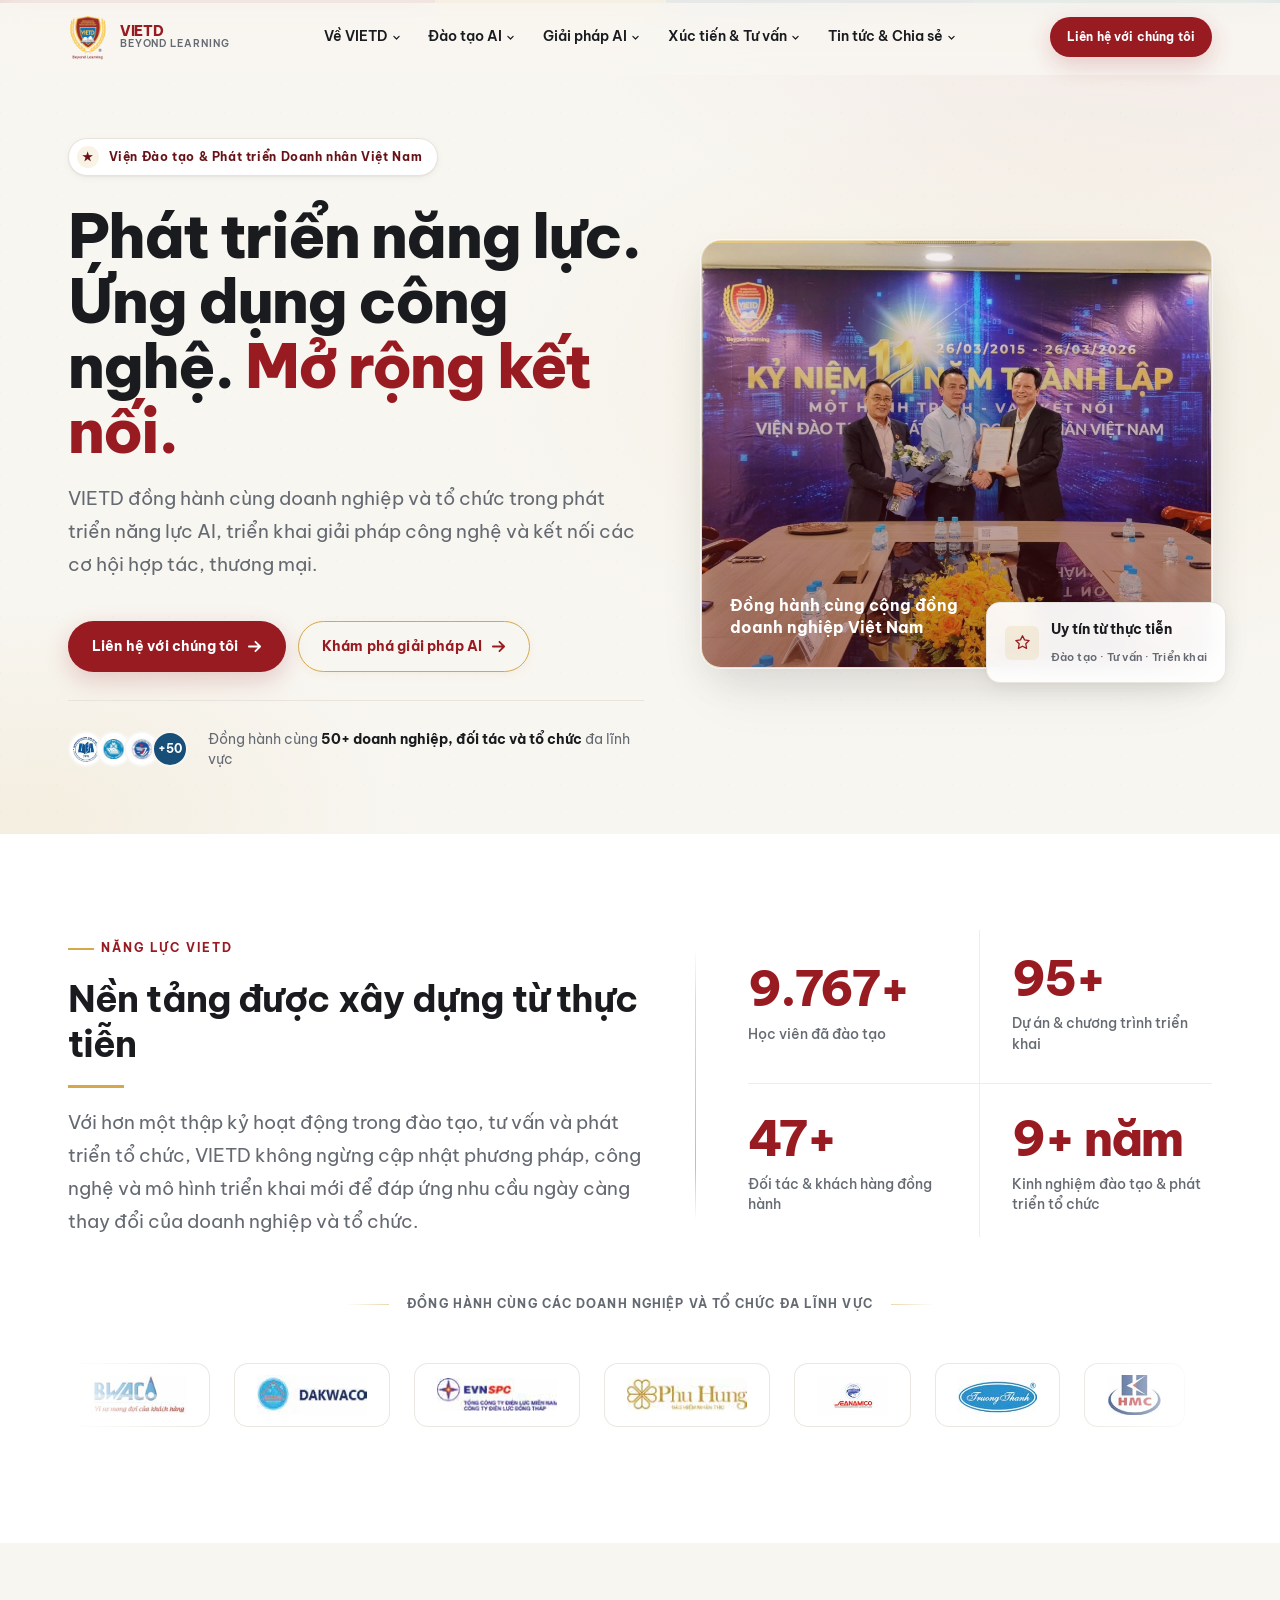
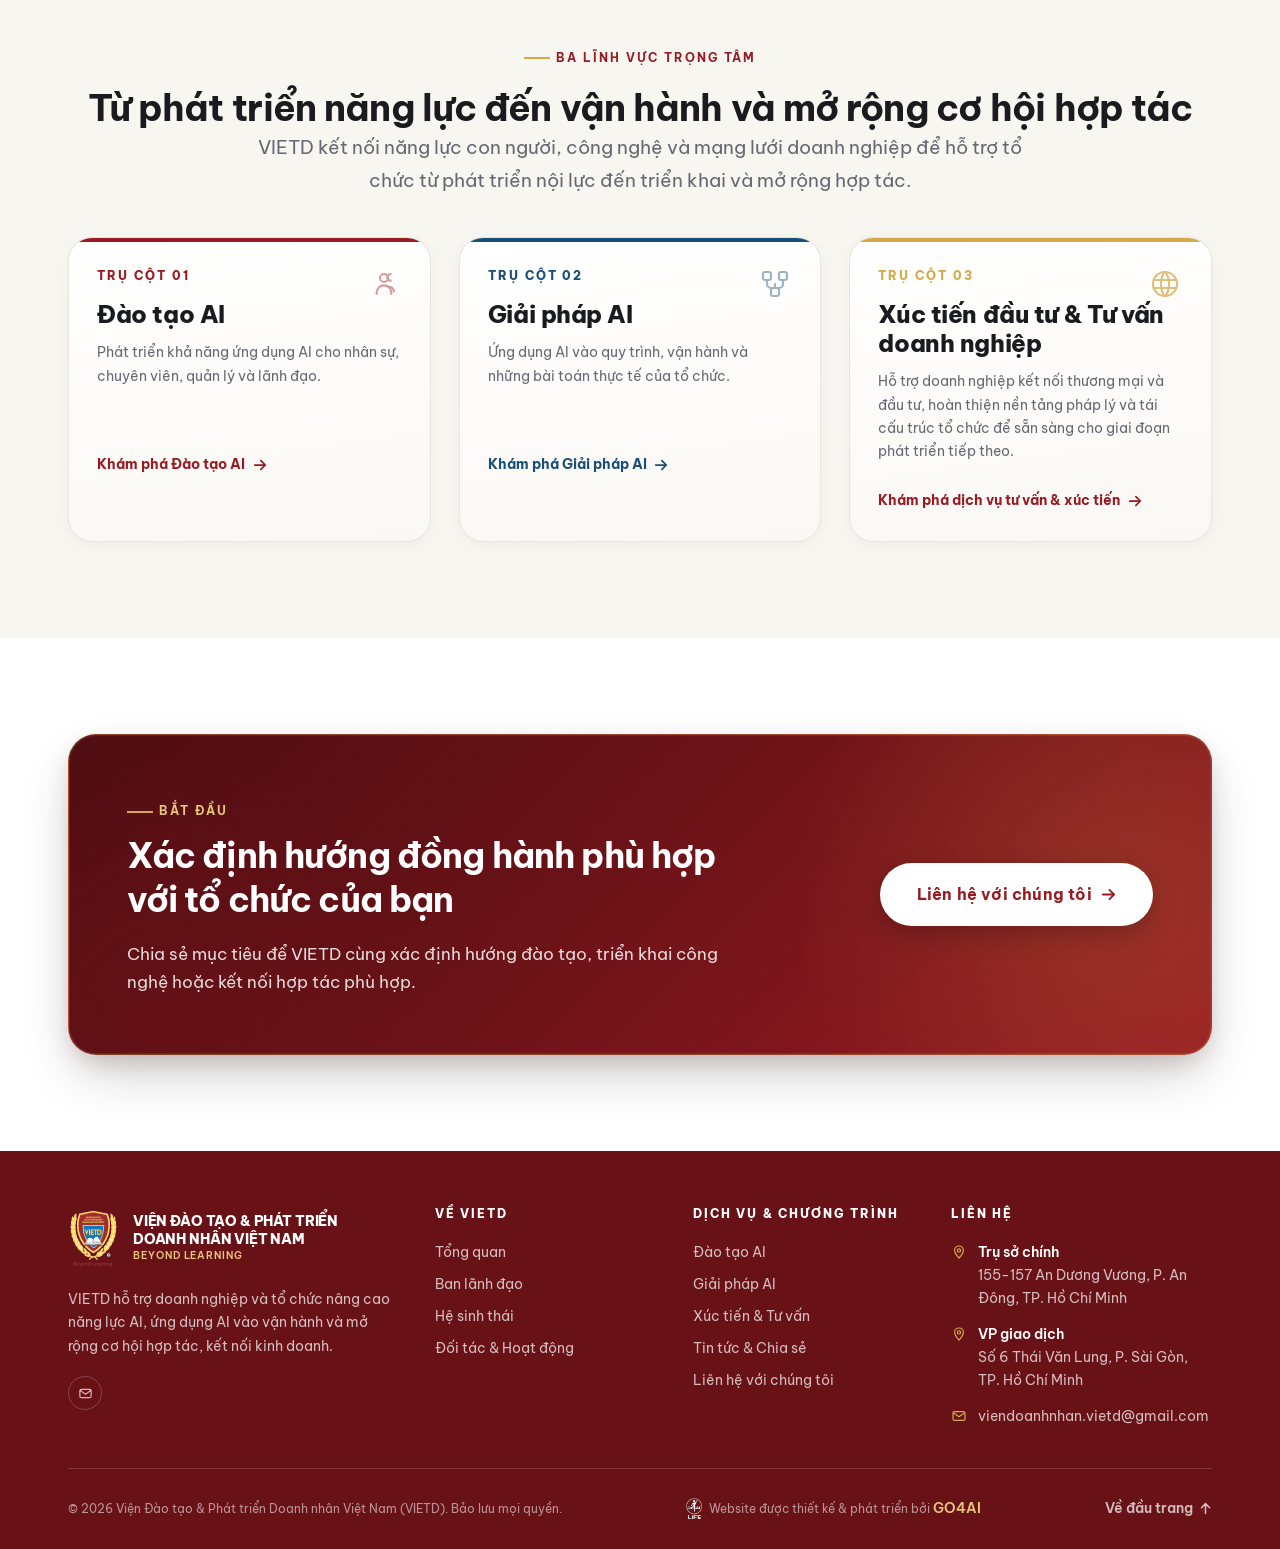
<file: index.html>
<!DOCTYPE html>
<html lang="vi">
<head>
<meta charset="UTF-8">
<meta name="viewport" content="width=device-width, initial-scale=1">
<title>VIETD — Viện Đào tạo &amp; Phát triển Doanh nhân Việt Nam | Đào tạo AI · Giải pháp AI · Xúc tiến thương mại</title>
<meta name="description" content="VIETD đồng hành cùng doanh nghiệp và tổ chức trong phát triển năng lực AI, triển khai giải pháp công nghệ và kết nối các cơ hội hợp tác, thương mại.">
<meta name="theme-color" content="#981B22">
<meta property="og:title" content="VIETD — Phát triển năng lực. Ứng dụng công nghệ. Mở rộng kết nối.">
<meta property="og:description" content="Đào tạo AI · Giải pháp AI · Xúc tiến thương mại &amp; Kết nối doanh nghiệp.">
<meta property="og:type" content="website">
<link rel="icon" href="assets/vietd-logo.png">
<link rel="preconnect" href="https://fonts.googleapis.com">
<link rel="preconnect" href="https://fonts.gstatic.com" crossorigin>
<link href="https://fonts.googleapis.com/css2?family=Be+Vietnam+Pro:ital,wght@0,400;0,500;0,600;0,700;0,800;1,400&display=swap" rel="stylesheet">
<script>document.documentElement.classList.add("js");</script>
<link rel="stylesheet" href="assets/styles.css">
</head>
<body id="top">

<!-- ============================ HEADER ============================ -->
<header class="site-header">
  <div class="wrap hdr-inner">
    <a class="hdr-brand" href="index.html" aria-label="VIETD — Trang chủ">
      <img src="assets/vietd-logo.png" alt="Logo VIETD">
      <span class="bt">
        <b>VIETD</b>
        <span>Beyond Learning</span>
      </span>
    </a>

    <nav class="nav" id="main-nav" aria-label="Điều hướng chính">
      <div class="nav-item">
        <a class="nav-link" href="ve-vietd.html" aria-haspopup="true">
          Về VIETD
          <svg class="cv" viewBox="0 0 12 12" fill="none" aria-hidden="true"><path d="M2.5 4.5L6 8l3.5-3.5" stroke="currentColor" stroke-width="1.6" stroke-linecap="round" stroke-linejoin="round"/></svg>
        </a>
        <div class="dropdown">
          <a href="ve-vietd.html">Tổng quan <small>Giới thiệu · Sứ mệnh · Tầm nhìn · Giá trị cốt lõi</small></a>
          <a href="ve-vietd.html#lanh-dao">Ban lãnh đạo &amp; Chuyên gia</a>
          <a href="ve-vietd.html#he-sinh-thai">Hệ sinh thái &amp; Pháp lý <small>Hệ sinh thái · Pháp lý · Chứng nhận</small></a>
          <a href="ve-vietd.html#doi-tac">Đối tác &amp; Hoạt động <small>Khách hàng · Đối tác · Hình ảnh</small></a>
        </div>
      </div>

      <div class="nav-item">
        <a class="nav-link" href="dao-tao-ai.html" aria-haspopup="true">
          Đào tạo AI
          <svg class="cv" viewBox="0 0 12 12" fill="none" aria-hidden="true"><path d="M2.5 4.5L6 8l3.5-3.5" stroke="currentColor" stroke-width="1.6" stroke-linecap="round" stroke-linejoin="round"/></svg>
        </a>
        <div class="dropdown">
          <a href="dao-tao-ai.html#everyone">AI for Everyone</a>
          <a href="dao-tao-ai.html#professionals">AI for Professionals</a>
          <a href="dao-tao-ai.html#leaders">AI for Leaders</a>
        </div>
      </div>

      <div class="nav-item">
        <a class="nav-link" href="giai-phap-ai.html" aria-haspopup="true">
          Giải pháp AI
          <svg class="cv" viewBox="0 0 12 12" fill="none" aria-hidden="true"><path d="M2.5 4.5L6 8l3.5-3.5" stroke="currentColor" stroke-width="1.6" stroke-linecap="round" stroke-linejoin="round"/></svg>
        </a>
        <div class="dropdown">
          <a href="giai-phap-ai.html#sales-marketing">Sales &amp; Marketing</a>
          <a href="giai-phap-ai.html#people-learning">People &amp; Learning</a>
          <a href="giai-phap-ai.html#operations">Operations</a>
          <a href="giai-phap-ai.html#customer-experience">Customer Experience</a>
        </div>
      </div>

      <div class="nav-item">
        <a class="nav-link" href="xuc-tien-thuong-mai.html" aria-haspopup="true">
          Xúc tiến &amp; Tư vấn
          <svg class="cv" viewBox="0 0 12 12" fill="none" aria-hidden="true"><path d="M2.5 4.5L6 8l3.5-3.5" stroke="currentColor" stroke-width="1.6" stroke-linecap="round" stroke-linejoin="round"/></svg>
        </a>
        <div class="dropdown">
          <a href="xuc-tien-thuong-mai.html#thuong-mai-dau-tu">Thương mại &amp; Đầu tư</a>
          <a href="xuc-tien-thuong-mai.html#phap-ly-thue">Pháp lý &amp; Thuế</a>
          <a href="xuc-tien-thuong-mai.html#tai-cau-truc">Tái cấu trúc doanh nghiệp</a>
        </div>
      </div>

      <div class="nav-item">
        <a class="nav-link" href="tin-tuc.html" aria-haspopup="true">
          Tin tức &amp; Chia sẻ
          <svg class="cv" viewBox="0 0 12 12" fill="none" aria-hidden="true"><path d="M2.5 4.5L6 8l3.5-3.5" stroke="currentColor" stroke-width="1.6" stroke-linecap="round" stroke-linejoin="round"/></svg>
        </a>
        <div class="dropdown">
          <a href="tin-tuc.html#tin-vietd">Tin tức VIETD</a>
          <a href="tin-tuc.html#kien-thuc">Kiến thức &amp; Góc nhìn AI</a>
        </div>
      </div>

      <button class="btn btn-primary nav-cta" data-consult type="button">Liên hệ với chúng tôi</button>
    </nav>

    <div class="hdr-actions">
      <button class="btn btn-primary btn-sm" data-consult type="button">Liên hệ với chúng tôi</button>
      <button class="nav-toggle" aria-label="Mở menu" aria-expanded="false" aria-controls="main-nav">
        <span></span>
      </button>
    </div>
  </div>
</header>

<main>

<!-- ============================ 01. HERO ============================ -->
<section class="hero">
  <div class="wrap hero-grid">
    <div>
      <span class="hero-badge rv"><i>★</i> Viện Đào tạo &amp; Phát triển Doanh nhân Việt Nam</span>
      <h1 class="display rv rv-d1">Phát triển năng lực. Ứng dụng công nghệ. <em>Mở rộng kết nối.</em></h1>
      <p class="lead rv rv-d2">
        VIETD đồng hành cùng doanh nghiệp và tổ chức trong phát triển năng lực AI,
        triển khai giải pháp công nghệ và kết nối các cơ hội hợp tác, thương mại.
      </p>
      <div class="btn-row rv rv-d3">
        <button class="btn btn-primary" data-consult type="button">
          Liên hệ với chúng tôi
          <svg class="arw" width="15" height="15" viewBox="0 0 16 16" fill="none" aria-hidden="true"><path d="M2 8h12M9 3l5 5-5 5" stroke="currentColor" stroke-width="1.9" stroke-linecap="round" stroke-linejoin="round"/></svg>
        </button>
        <a class="btn btn-gold hero-solution-cta" href="giai-phap-ai.html">
          Khám phá giải pháp AI
          <svg class="arw" width="15" height="15" viewBox="0 0 16 16" fill="none" aria-hidden="true"><path d="M2 8h12M9 3l5 5-5 5" stroke="currentColor" stroke-width="1.9" stroke-linecap="round" stroke-linejoin="round"/></svg>
        </a>
      </div>
      <div class="hero-trust-bar rv rv-d4">
        <div class="trust-avatars">
          <img src="assets/img_85.jpg" alt="Đối tác UEH" class="trust-avatar trust-logo" width="36" height="36">
          <img src="assets/img_81.jpg" alt="Đối tác Đại học Thái Nguyên" class="trust-avatar trust-logo" width="36" height="36">
          <img src="assets/img_80.jpg" alt="Đối tác Đại học Vinh" class="trust-avatar trust-logo" width="36" height="36">
          <div class="trust-avatar trust-avatar-badge">+50</div>
        </div>
        <div class="trust-text">
          Đồng hành cùng <strong>50+ doanh nghiệp, đối tác và tổ chức</strong> đa lĩnh vực
        </div>
      </div>
    </div>

    <div class="hero-visual rv rv-d2">
      <div class="hero-frame">
        <img src="assets/hero-home.jpg" alt="Đội ngũ lãnh đạo và doanh nhân trong hoạt động kết nối của VIETD" loading="eager">
        <div class="hero-frame-cap">
          <strong>Đồng hành cùng cộng đồng doanh nghiệp Việt Nam</strong>
        </div>
      </div>
      <div class="hero-float hero-float--br">
        <span class="ic">
          <svg width="17" height="17" viewBox="0 0 20 20" fill="none" aria-hidden="true"><path d="M10 2l2.4 4.9 5.4.8-3.9 3.8.9 5.4-4.8-2.5-4.8 2.5.9-5.4L2.2 7.7l5.4-.8L10 2z" stroke="#981B22" stroke-width="1.5" stroke-linejoin="round"/></svg>
        </span>
        <span>
          <strong style="display:block;font-size:.9rem;color:var(--charcoal)">Uy tín từ thực tiễn</strong>
          <span class="l">Đào tạo · Tư vấn · Triển khai</span>
        </span>
      </div>
    </div>
  </div>
</section>

<!-- ============================ 02. NĂNG LỰC VIETD ============================ -->
<section class="section section--white">
  <div class="wrap">
    <div class="split split-wide exec-proof">
      <div class="rv exec-proof-text">
        <span class="eyebrow">Năng lực VIETD</span>
        <h2 class="h2">Nền tảng được xây dựng từ thực tiễn</h2>
        <hr class="rule">
        <p class="lead">
          Với hơn một thập kỷ hoạt động trong đào tạo, tư vấn và phát triển tổ chức,
          VIETD không ngừng cập nhật phương pháp, công nghệ và mô hình triển khai mới
          để đáp ứng nhu cầu ngày càng thay đổi của doanh nghiệp và tổ chức.
        </p>
      </div>
      <div class="rv rv-d1 exec-proof-stats">
        <div class="stat-band">
          <div class="stat" tabindex="0" role="button" aria-pressed="false">
            <span class="n" data-count="10.000+">10.000+</span>
            <span class="l">Học viên đã đào tạo</span>
          </div>
          <div class="stat" tabindex="0" role="button" aria-pressed="false">
            <span class="n" data-count="100+">100+</span>
            <span class="l">Dự án &amp; chương trình triển khai</span>
          </div>
          <div class="stat" tabindex="0" role="button" aria-pressed="false">
            <span class="n" data-count="50+">50+</span>
            <span class="l">Đối tác &amp; khách hàng đồng hành</span>
          </div>
          <div class="stat" tabindex="0" role="button" aria-pressed="false">
            <span class="n" data-count="10+ năm">10+ năm</span>
            <span class="l">Kinh nghiệm đào tạo &amp; phát triển tổ chức</span>
          </div>
        </div>
      </div>
    </div>

    <div class="mt-6 rv">
      <p class="center small muted mb-4 marquee-heading"><span>Đồng hành cùng các doanh nghiệp và tổ chức đa lĩnh vực</span></p>
      <div class="marquee-wrapper">
        <div class="marquee-track">
          <div class="marquee-group">
            <div class="logo-item"><img src="assets/img_69.jpg" alt="Đối tác VIETD" loading="lazy"></div>
            <div class="logo-item"><img src="assets/img_70.jpg" alt="Đối tác VIETD" loading="lazy"></div>
            <div class="logo-item"><img src="assets/img_71.jpg" alt="Đối tác VIETD" loading="lazy"></div>
            <div class="logo-item"><img src="assets/img_72.jpg" alt="Đối tác VIETD" loading="lazy"></div>
            <div class="logo-item"><img src="assets/img_73.jpg" alt="Đối tác VIETD" loading="lazy"></div>
            <div class="logo-item"><img src="assets/img_74.jpg" alt="Đối tác VIETD" loading="lazy"></div>
            <div class="logo-item"><img src="assets/img_75.jpg" alt="Đối tác VIETD" loading="lazy"></div>
            <div class="logo-item"><img src="assets/img_76.jpg" alt="Đối tác VIETD" loading="lazy"></div>
            <div class="logo-item"><img src="assets/img_77.jpg" alt="Đối tác VIETD" loading="lazy"></div>
            <div class="logo-item"><img src="assets/img_78.jpg" alt="Đối tác VIETD" loading="lazy"></div>
            <div class="logo-item"><img src="assets/img_79.jpg" alt="Đối tác VIETD" loading="lazy"></div>
            <div class="logo-item"><img src="assets/img_80.jpg" alt="Đối tác VIETD" loading="lazy"></div>
            <div class="logo-item"><img src="assets/img_81.jpg" alt="Đối tác VIETD" loading="lazy"></div>
            <div class="logo-item"><img src="assets/img_82.jpg" alt="Đối tác VIETD" loading="lazy"></div>
            <div class="logo-item"><img src="assets/img_83.jpg" alt="Đối tác VIETD" loading="lazy"></div>
            <div class="logo-item"><img src="assets/img_84.jpg" alt="Đối tác VIETD" loading="lazy"></div>
            <div class="logo-item"><img src="assets/img_85.jpg" alt="Đối tác VIETD" loading="lazy"></div>
            <div class="logo-item"><img src="assets/img_86.jpg" alt="Đối tác VIETD" loading="lazy"></div>
            <div class="logo-item"><img src="assets/img_87.jpg" alt="Đối tác VIETD" loading="lazy"></div>
            <div class="logo-item"><img src="assets/img_88.jpg" alt="Đối tác VIETD" loading="lazy"></div>
          </div>
          <div class="marquee-group" aria-hidden="true">
            <div class="logo-item"><img src="assets/img_69.jpg" alt="" loading="lazy"></div>
            <div class="logo-item"><img src="assets/img_70.jpg" alt="" loading="lazy"></div>
            <div class="logo-item"><img src="assets/img_71.jpg" alt="" loading="lazy"></div>
            <div class="logo-item"><img src="assets/img_72.jpg" alt="" loading="lazy"></div>
            <div class="logo-item"><img src="assets/img_73.jpg" alt="" loading="lazy"></div>
            <div class="logo-item"><img src="assets/img_74.jpg" alt="" loading="lazy"></div>
            <div class="logo-item"><img src="assets/img_75.jpg" alt="" loading="lazy"></div>
            <div class="logo-item"><img src="assets/img_76.jpg" alt="" loading="lazy"></div>
            <div class="logo-item"><img src="assets/img_77.jpg" alt="" loading="lazy"></div>
            <div class="logo-item"><img src="assets/img_78.jpg" alt="" loading="lazy"></div>
            <div class="logo-item"><img src="assets/img_79.jpg" alt="" loading="lazy"></div>
            <div class="logo-item"><img src="assets/img_80.jpg" alt="" loading="lazy"></div>
            <div class="logo-item"><img src="assets/img_81.jpg" alt="" loading="lazy"></div>
            <div class="logo-item"><img src="assets/img_82.jpg" alt="" loading="lazy"></div>
            <div class="logo-item"><img src="assets/img_83.jpg" alt="" loading="lazy"></div>
            <div class="logo-item"><img src="assets/img_84.jpg" alt="" loading="lazy"></div>
            <div class="logo-item"><img src="assets/img_85.jpg" alt="" loading="lazy"></div>
            <div class="logo-item"><img src="assets/img_86.jpg" alt="" loading="lazy"></div>
            <div class="logo-item"><img src="assets/img_87.jpg" alt="" loading="lazy"></div>
            <div class="logo-item"><img src="assets/img_88.jpg" alt="" loading="lazy"></div>
          </div>
        </div>
      </div>
    </div>
  </div>
</section>

<!-- ============================ 03. BA LĨNH VỰC TRỌNG TÂM ============================ -->
<section class="section section--ivory">
  <div class="wrap">
    <div class="center mb-4" style="margin-bottom:var(--sp-5)">
      <span class="eyebrow eyebrow--center">BA LĨNH VỰC TRỌNG TÂM</span>
      <h2 class="h2">Từ phát triển năng lực đến vận hành và mở rộng cơ hội hợp tác</h2>
      <p class="lead center" style="margin-inline:auto">
        VIETD kết nối năng lực con người, công nghệ và mạng lưới doanh nghiệp để hỗ trợ tổ chức từ phát triển nội lực đến triển khai và mở rộng hợp tác.
      </p>
    </div>

    <div class="grid g-3">
      <article class="pillar rv">
        <span class="pillar-ic" aria-hidden="true">
          <svg width="32" height="32" viewBox="0 0 24 24" fill="none" stroke="currentColor" stroke-width="1.6" stroke-linecap="round" stroke-linejoin="round">
            <path d="M12 4.5a3 3 0 1 0 0 6 3 3 0 0 0 0-6z"/>
            <path d="M6.5 19.5v-1a5.5 5.5 0 0 1 11 0v1"/>
            <path d="M17 9.5a2.5 2.5 0 1 1 0-5"/>
            <path d="M19.5 17.5a4.5 4.5 0 0 0-4-3.5"/>
          </svg>
        </span>
        <span class="pt">Trụ cột 01</span>
        <h3>Đào tạo AI</h3>
        <p class="muted" style="font-size:var(--fs-sm)">
          Phát triển khả năng ứng dụng AI cho nhân sự, chuyên viên, quản lý và lãnh đạo.
        </p>
        <a class="tlink" href="dao-tao-ai.html">
          Khám phá Đào tạo AI
          <svg class="arw" width="14" height="14" viewBox="0 0 16 16" fill="none" aria-hidden="true"><path d="M2 8h12M9 3l5 5-5 5" stroke="currentColor" stroke-width="2" stroke-linecap="round" stroke-linejoin="round"/></svg>
        </a>
      </article>

      <article class="pillar pillar--blue rv rv-d1">
        <span class="pillar-ic" aria-hidden="true">
          <svg width="32" height="32" viewBox="0 0 24 24" fill="none" stroke="currentColor" stroke-width="1.6" stroke-linecap="round" stroke-linejoin="round">
            <rect x="3" y="3" width="6" height="6" rx="1.5"/>
            <rect x="15" y="3" width="6" height="6" rx="1.5"/>
            <rect x="9" y="15" width="6" height="6" rx="1.5"/>
            <path d="M6 9v3a3 3 0 0 0 3 3h3"/>
            <path d="M18 9v3a3 3 0 0 1-3 3h-3"/>
            <path d="M12 15v-3"/>
          </svg>
        </span>
        <span class="pt">Trụ cột 02</span>
        <h3>Giải pháp AI</h3>
        <p class="muted" style="font-size:var(--fs-sm)">
          Ứng dụng AI vào quy trình, vận hành và những bài toán thực tế của tổ chức.
        </p>
        <a class="tlink" href="giai-phap-ai.html">
          Khám phá Giải pháp AI
          <svg class="arw" width="14" height="14" viewBox="0 0 16 16" fill="none" aria-hidden="true"><path d="M2 8h12M9 3l5 5-5 5" stroke="currentColor" stroke-width="2" stroke-linecap="round" stroke-linejoin="round"/></svg>
        </a>
      </article>

      <article class="pillar pillar--gold rv rv-d2">
        <span class="pillar-ic" aria-hidden="true">
          <svg width="32" height="32" viewBox="0 0 24 24" fill="none" stroke="currentColor" stroke-width="1.6" stroke-linecap="round" stroke-linejoin="round">
            <circle cx="12" cy="12" r="9"/>
            <path d="M3.6 9h16.8"/>
            <path d="M3.6 15h16.8"/>
            <path d="M11.5 3a17 17 0 0 0 0 18"/>
            <path d="M12.5 3a17 17 0 0 1 0 18"/>
          </svg>
        </span>
        <span class="pt">Trụ cột 03</span>
        <h3>Xúc tiến đầu tư &amp; Tư vấn doanh nghiệp</h3>
        <p class="muted" style="font-size:var(--fs-sm)">
          Hỗ trợ doanh nghiệp kết nối thương mại và đầu tư, hoàn thiện nền tảng pháp lý và tái cấu trúc tổ chức để sẵn sàng cho giai đoạn phát triển tiếp theo.
        </p>
        <a class="tlink" href="xuc-tien-thuong-mai.html">
          Khám phá dịch vụ tư vấn &amp; xúc tiến
          <svg class="arw" width="14" height="14" viewBox="0 0 16 16" fill="none" aria-hidden="true"><path d="M2 8h12M9 3l5 5-5 5" stroke="currentColor" stroke-width="2" stroke-linecap="round" stroke-linejoin="round"/></svg>
        </a>
      </article>
    </div>
  </div>
</section>

<!-- ============================ 04. CTA CUỐI TRANG ============================ -->
<section class="section section--white">
  <div class="wrap">
    <div class="cta-band cta-band--home rv">
      <div class="cta-inner">
        <div class="cta-content">
          <span class="eyebrow" style="color:var(--gold-light)">Bắt đầu</span>
          <h2 class="h2">Xác định hướng đồng hành phù hợp với tổ chức của bạn</h2>
          <p>
            Chia sẻ mục tiêu để VIETD cùng xác định hướng đào tạo, triển khai công nghệ hoặc kết nối hợp tác phù hợp.
          </p>
        </div>
        <div class="btn-row cta-actions">
          <button class="btn btn-primary" data-consult type="button" style="background:#fff;color:var(--burgundy);box-shadow:0 8px 24px rgba(0,0,0,.22)">
            Liên hệ với chúng tôi
            <svg class="arw" width="15" height="15" viewBox="0 0 16 16" fill="none" aria-hidden="true"><path d="M2 8h12M9 3l5 5-5 5" stroke="currentColor" stroke-width="1.9" stroke-linecap="round" stroke-linejoin="round"/></svg>
          </button>
        </div>
      </div>
    </div>
  </div>
</section>

</main>

<!-- ============================ FOOTER ============================ -->
<footer class="site-footer">
  <div class="wrap">
    <div class="ft-grid">
      <div>
        <div class="ft-brand">
          <img src="assets/vietd-logo.png" alt="Logo VIETD">
          <span>
            <b>VIỆN ĐÀO TẠO &amp; PHÁT TRIỂN<br>DOANH NHÂN VIỆT NAM</b>
            <span>Beyond Learning</span>
          </span>
        </div>
        <p class="ft-tag">
          VIETD hỗ trợ doanh nghiệp và tổ chức nâng cao năng lực AI, ứng dụng AI vào vận hành và mở rộng cơ hội hợp tác, kết nối kinh doanh.
        </p>
        <div class="ft-social mt-3">
          <a href="mailto:viendoanhnhan.vietd@gmail.com" aria-label="Email VIETD">
            <svg viewBox="0 0 20 20" fill="none" aria-hidden="true"><rect x="2.5" y="4.5" width="15" height="11" rx="2" stroke="currentColor" stroke-width="1.6"/><path d="M3 6l7 5 7-5" stroke="currentColor" stroke-width="1.6" stroke-linecap="round" stroke-linejoin="round"/></svg>
          </a>
        </div>
      </div>

      <div>
        <h4>Về VIETD</h4>
        <div class="ft-links">
          <a href="ve-vietd.html">Tổng quan</a>
          <a href="ve-vietd.html#lanh-dao">Ban lãnh đạo</a>
          <a href="ve-vietd.html#he-sinh-thai">Hệ sinh thái</a>
          <a href="ve-vietd.html#doi-tac">Đối tác &amp; Hoạt động</a>
        </div>
      </div>

      <div>
        <h4>Dịch vụ &amp; Chương trình</h4>
        <div class="ft-links">
          <a href="dao-tao-ai.html">Đào tạo AI</a>
          <a href="giai-phap-ai.html">Giải pháp AI</a>
          <a href="xuc-tien-thuong-mai.html">Xúc tiến &amp; Tư vấn</a>
          <a href="tin-tuc.html">Tin tức &amp; Chia sẻ</a>
          <a href="#" data-consult>Liên hệ với chúng tôi</a>
        </div>
      </div>

      <div>
        <h4>Liên hệ</h4>
        <ul class="ft-contact">
          <li>
            <svg viewBox="0 0 20 20" fill="none" aria-hidden="true"><path d="M10 2.5c-3 0-5.5 2.4-5.5 5.4 0 4 5.5 9.6 5.5 9.6s5.5-5.6 5.5-9.6c0-3-2.5-5.4-5.5-5.4z" stroke="currentColor" stroke-width="1.5"/><circle cx="10" cy="8" r="2" stroke="currentColor" stroke-width="1.5"/></svg>
            <span><strong style="color:#fff;font-weight:600">Trụ sở chính</strong><br>155-157 An Dương Vương, P. An Đông, TP. Hồ Chí Minh</span>
          </li>
          <li>
            <svg viewBox="0 0 20 20" fill="none" aria-hidden="true"><path d="M10 2.5c-3 0-5.5 2.4-5.5 5.4 0 4 5.5 9.6 5.5 9.6s5.5-5.6 5.5-9.6c0-3-2.5-5.4-5.5-5.4z" stroke="currentColor" stroke-width="1.5"/><circle cx="10" cy="8" r="2" stroke="currentColor" stroke-width="1.5"/></svg>
            <span><strong style="color:#fff;font-weight:600">VP giao dịch</strong><br>Số 6 Thái Văn Lung, P. Sài Gòn, TP. Hồ Chí Minh</span>
          </li>
          <li>
            <svg viewBox="0 0 20 20" fill="none" aria-hidden="true"><rect x="2.5" y="4.5" width="15" height="11" rx="2" stroke="currentColor" stroke-width="1.5"/><path d="M3 6l7 5 7-5" stroke="currentColor" stroke-width="1.5" stroke-linecap="round" stroke-linejoin="round"/></svg>
            <a href="mailto:viendoanhnhan.vietd@gmail.com">viendoanhnhan.vietd@gmail.com</a>
          </li>
        </ul>
      </div>
    </div>

    <div class="ft-bottom">
      <span>© <span data-year>2026</span> Viện Đào tạo &amp; Phát triển Doanh nhân Việt Nam (VIETD). Bảo lưu mọi quyền.</span>
      <span class="ft-credit">
        <a class="ft-credit-icon" href="https://go4ai.org/" target="_blank" rel="noopener noreferrer" aria-label="GO4AI - Đơn vị thiết kế &amp; phát triển website">
          <img src="assets/go4ai-life-logo.png" alt="GO4AI LIFE" class="ft-credit-logo" loading="lazy">
        </a>
        <span>Website được thiết kế &amp; phát triển bởi <a class="ft-credit-link" href="https://b2b.go4ai.org/" target="_blank" rel="noopener noreferrer">GO4AI</a></span>
      </span>
      <a class="ft-totop" href="#top">
        Về đầu trang
        <svg width="13" height="13" viewBox="0 0 16 16" fill="none" aria-hidden="true"><path d="M8 14V2M3 7l5-5 5 5" stroke="currentColor" stroke-width="1.9" stroke-linecap="round" stroke-linejoin="round"/></svg>
      </a>
    </div>
  </div>
</footer>

<!-- ============================ CONSULT MODAL ============================ -->
<div class="modal" id="consult-modal" role="dialog" aria-modal="true" aria-labelledby="cm-title" aria-hidden="true">
  <div class="modal-panel">
    <div class="modal-head">
      <button class="modal-close" data-close type="button" aria-label="Đóng">✕</button>
      <h2 id="cm-title">Liên hệ với chúng tôi</h2>
      <p>Vui lòng để lại thông tin để VIETD hiểu nhu cầu và chuẩn bị nội dung trao đổi phù hợp.</p>
    </div>
    <div class="modal-body">
      <form data-consult-form novalidate>
        <div class="field">
          <label for="f-name">Họ và tên <span class="req">*</span></label>
          <input id="f-name" name="name" type="text" required placeholder="Nguyễn Văn A" autocomplete="name">
          <span class="field-err">Vui lòng nhập họ và tên.</span>
        </div>
        <div class="field">
          <label for="f-org">Doanh nghiệp / Tổ chức <span class="req">*</span></label>
          <input id="f-org" name="org" type="text" required placeholder="Tên đơn vị" autocomplete="organization">
          <span class="field-err">Vui lòng nhập tên doanh nghiệp hoặc tổ chức.</span>
        </div>
        <div class="field-row">
          <div class="field">
            <label for="f-tel">Số điện thoại <span class="req">*</span></label>
            <input id="f-tel" name="tel" type="tel" required placeholder="09xx xxx xxx" autocomplete="tel">
            <span class="field-err">Vui lòng nhập số điện thoại hợp lệ.</span>
          </div>
          <div class="field">
            <label for="f-email">Email</label>
            <input id="f-email" name="email" type="email" placeholder="email@donvi.vn" autocomplete="email">
            <span class="field-err">Email chưa đúng định dạng.</span>
          </div>
        </div>
        <div class="field">
          <label>Nhu cầu tư vấn <span class="req">*</span></label>
          <div class="radio-row">
            <label class="radio">
              <input type="radio" name="need" value="training" required>
              <span class="rd"></span> Đào tạo AI
            </label>
            <label class="radio">
              <input type="radio" name="need" value="solution">
              <span class="rd"></span> Giải pháp AI
            </label>
            <label class="radio">
              <input type="radio" name="need" value="trade-promotion">
              <span class="rd"></span> Xúc tiến &amp; Tư vấn doanh nghiệp
            </label>
            <label class="radio">
              <input type="radio" name="need" value="other">
              <span class="rd"></span> Hợp tác khác
            </label>
          </div>
          <span class="field-err">Vui lòng chọn nhu cầu tư vấn.</span>
        </div>
        <div class="field">
          <label for="f-msg">Nội dung cần trao đổi</label>
          <textarea id="f-msg" name="message" placeholder="Chia sẻ ngắn về nhu cầu, quy mô đội ngũ hoặc bài toán đang quan tâm…"></textarea>
        </div>

        <button class="btn btn-primary btn-block" type="submit">Gửi yêu cầu tư vấn</button>
        <p class="form-note">
          Thông tin của Quý vị được VIETD tiếp nhận và sử dụng cho mục đích tư vấn.
        </p>
      </form>

      <div class="form-ok">
        <span class="ic">
          <svg width="24" height="24" viewBox="0 0 24 24" fill="none" aria-hidden="true"><path d="M20 6.5L9.5 17 4 11.5" stroke="currentColor" stroke-width="2.4" stroke-linecap="round" stroke-linejoin="round"/></svg>
        </span>
        <h3>Đã ghi nhận yêu cầu</h3>
        <p>
          Cảm ơn Quý vị đã liên hệ VIETD. Đội ngũ VIETD sẽ xem xét nhu cầu
          và phản hồi trong thời gian sớm nhất.
        </p>
      </div>
    </div>
  </div>
</div>

<script src="assets/main.js"></script>
</body>
</html>
</file>
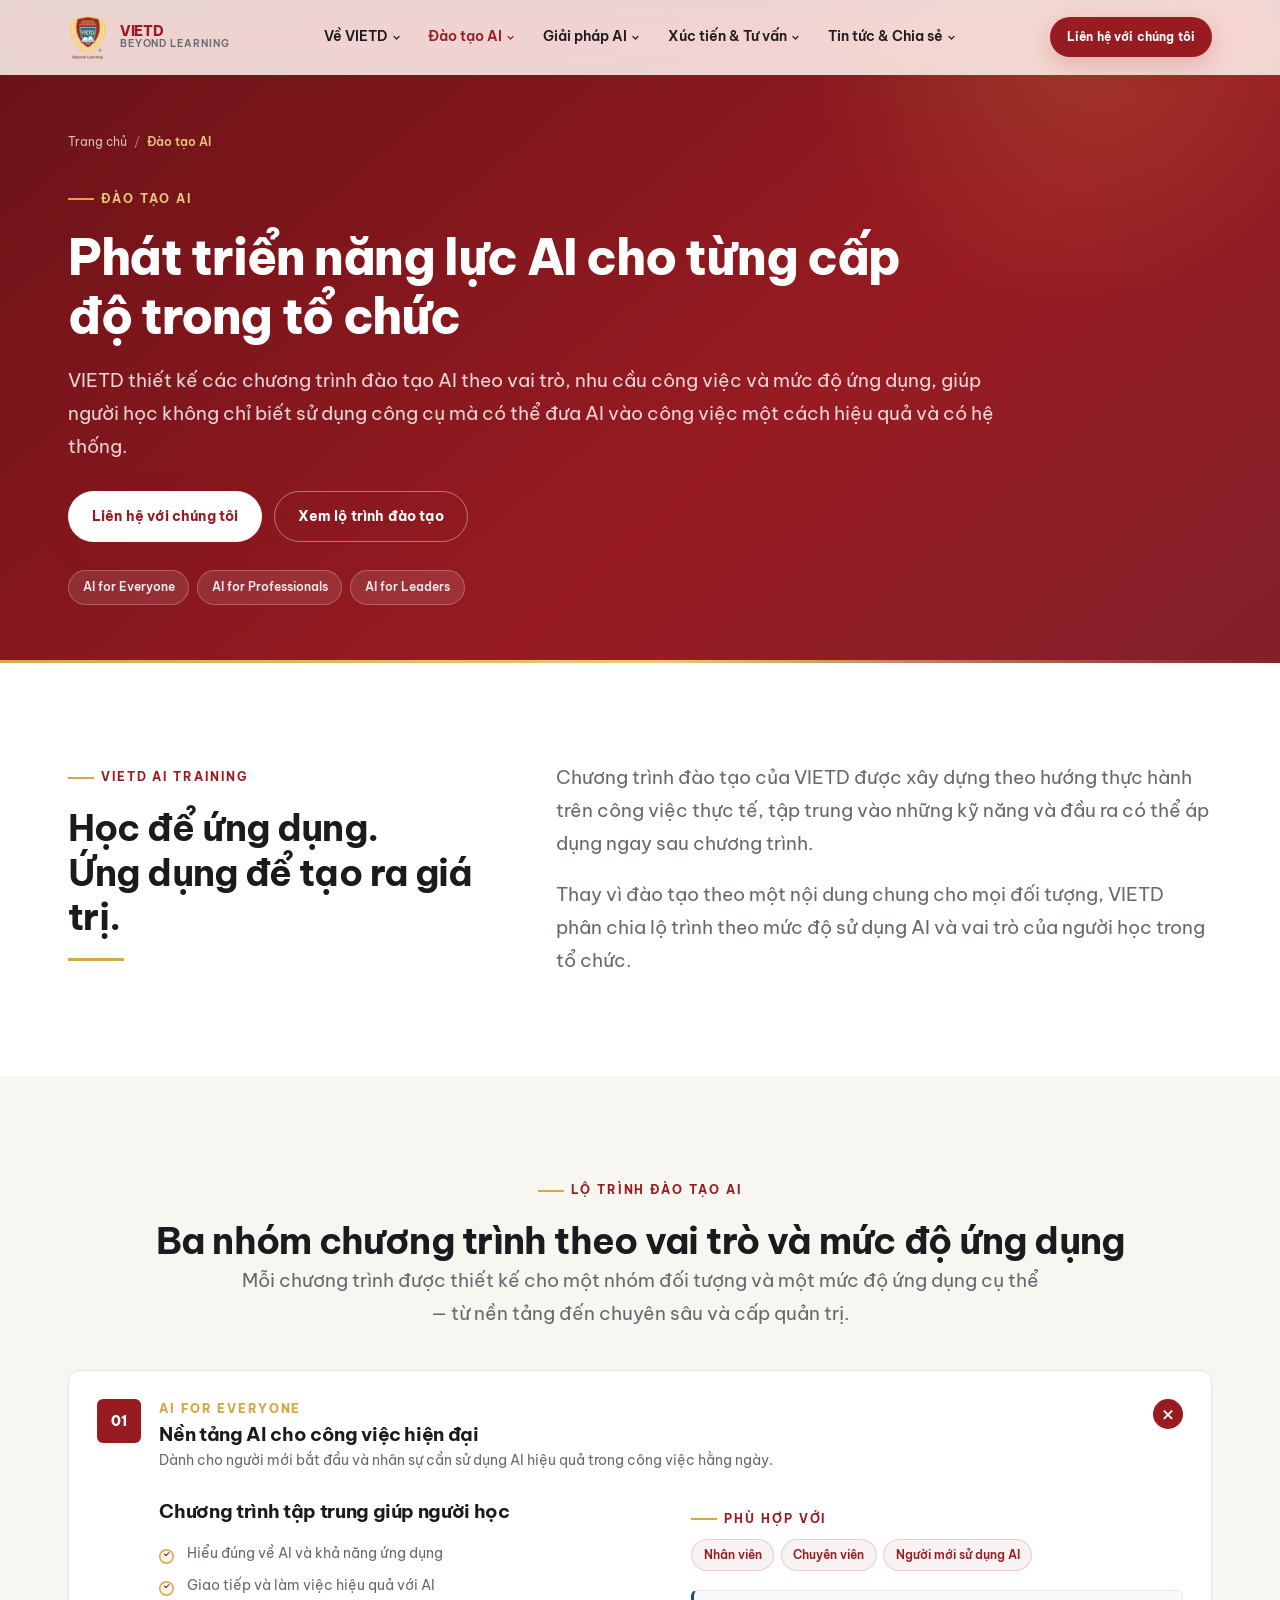
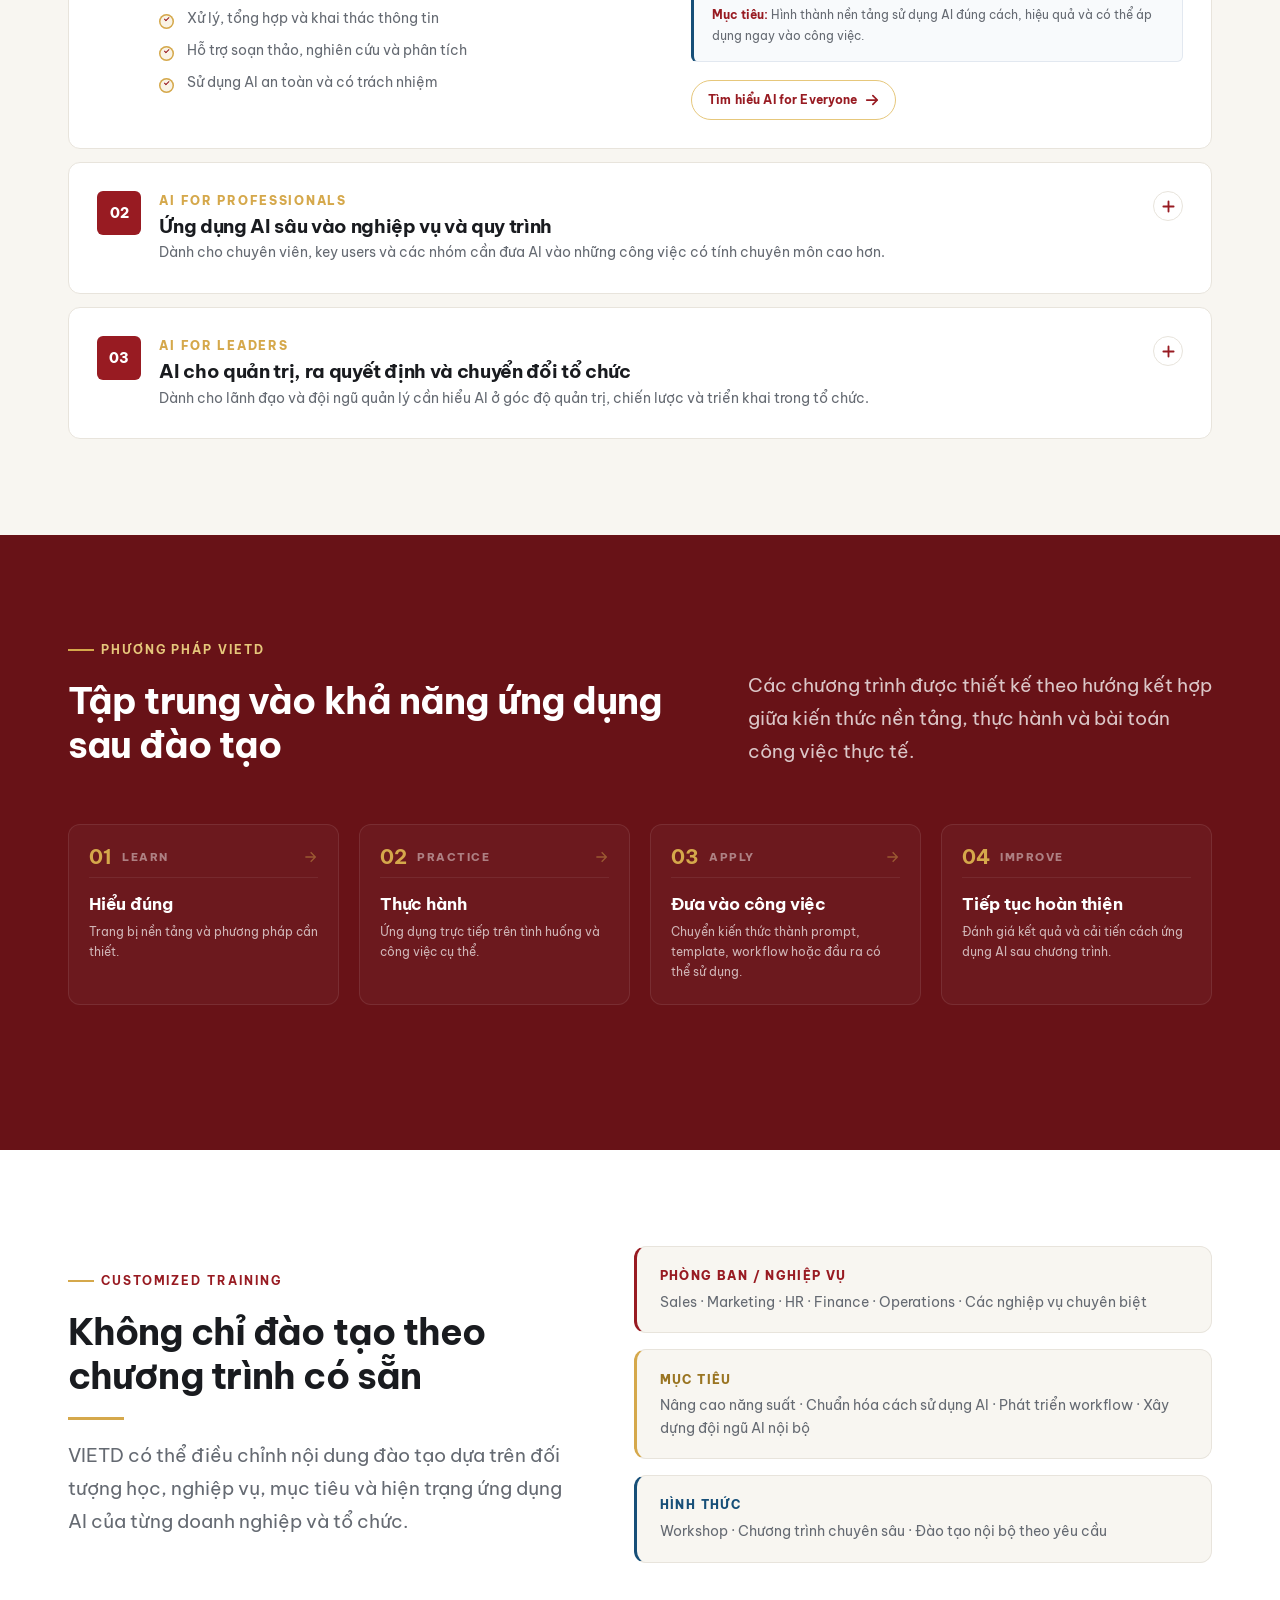
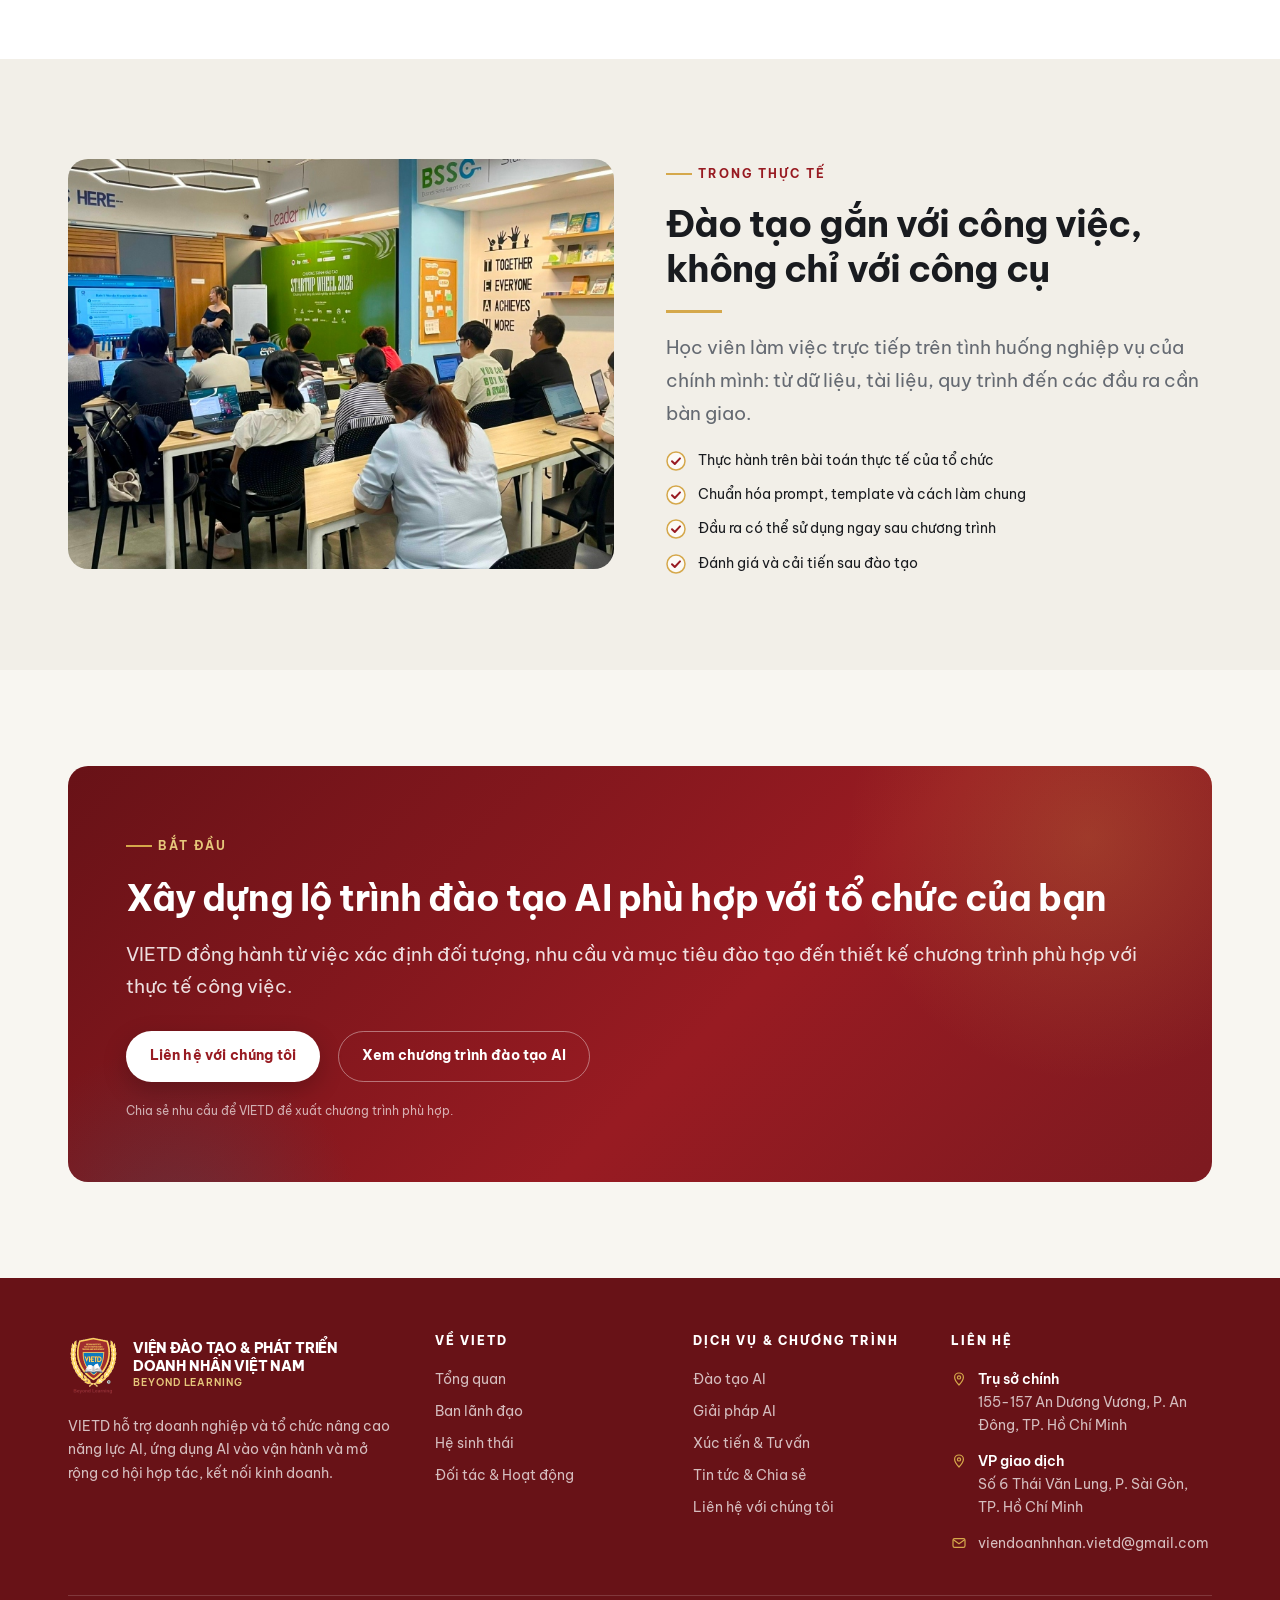
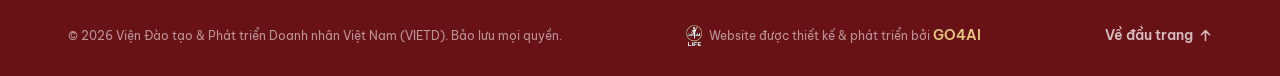
<file: dao-tao-ai.html>
<!DOCTYPE html>
<html lang="vi">
<head>
<meta charset="UTF-8">
<meta name="viewport" content="width=device-width, initial-scale=1">
<title>Đào tạo AI — Phát triển năng lực AI cho từng cấp độ | VIETD</title>
<meta name="description" content="VIETD thiết kế các chương trình đào tạo AI theo vai trò, nhu cầu công việc và mức độ ứng dụng: AI for Everyone, AI for Professionals, AI for Leaders.">
<meta name="theme-color" content="#981B22">
<link rel="icon" href="assets/vietd-logo.png">
<link rel="preconnect" href="https://fonts.googleapis.com">
<link rel="preconnect" href="https://fonts.gstatic.com" crossorigin>
<link href="https://fonts.googleapis.com/css2?family=Be+Vietnam+Pro:ital,wght@0,400;0,500;0,600;0,700;0,800;1,400&display=swap" rel="stylesheet">
<script>document.documentElement.classList.add("js");</script>
<link rel="stylesheet" href="assets/styles.css">
</head>
<body id="top">

<header class="site-header">
  <div class="wrap hdr-inner">
    <a class="hdr-brand" href="index.html" aria-label="VIETD — Trang chủ">
      <img src="assets/vietd-logo.png" alt="Logo VIETD">
      <span class="bt"><b>VIETD</b><span>Beyond Learning</span></span>
    </a>
    <nav class="nav" id="main-nav" aria-label="Điều hướng chính">
      <div class="nav-item">
        <a class="nav-link" href="ve-vietd.html" aria-haspopup="true">Về VIETD
          <svg class="cv" viewBox="0 0 12 12" fill="none" aria-hidden="true"><path d="M2.5 4.5L6 8l3.5-3.5" stroke="currentColor" stroke-width="1.6" stroke-linecap="round" stroke-linejoin="round"/></svg>
        </a>
        <div class="dropdown">
          <a href="ve-vietd.html#tong-quan">Tổng quan <small>Giới thiệu · Sứ mệnh · Tầm nhìn · Giá trị cốt lõi</small></a>
          <a href="ve-vietd.html#lanh-dao">Ban lãnh đạo &amp; Chuyên gia</a>
          <a href="ve-vietd.html#he-sinh-thai">Hệ sinh thái &amp; Pháp lý</a>
          <a href="ve-vietd.html#doi-tac">Đối tác &amp; Hoạt động</a>
        </div>
      </div>
      <div class="nav-item">
        <a class="nav-link" href="dao-tao-ai.html" aria-haspopup="true">Đào tạo AI
          <svg class="cv" viewBox="0 0 12 12" fill="none" aria-hidden="true"><path d="M2.5 4.5L6 8l3.5-3.5" stroke="currentColor" stroke-width="1.6" stroke-linecap="round" stroke-linejoin="round"/></svg>
        </a>
        <div class="dropdown">
          <a href="#everyone">AI for Everyone <small>Nền tảng AI cho công việc hiện đại</small></a>
          <a href="#professionals">AI for Professionals <small>Ứng dụng AI sâu vào nghiệp vụ</small></a>
          <a href="#leaders">AI for Leaders <small>AI cho quản trị &amp; chuyển đổi</small></a>
        </div>
      </div>
      <div class="nav-item">
        <a class="nav-link" href="giai-phap-ai.html" aria-haspopup="true">Giải pháp AI
          <svg class="cv" viewBox="0 0 12 12" fill="none" aria-hidden="true"><path d="M2.5 4.5L6 8l3.5-3.5" stroke="currentColor" stroke-width="1.6" stroke-linecap="round" stroke-linejoin="round"/></svg>
        </a>
        <div class="dropdown">
          <a href="giai-phap-ai.html#sales-marketing">Sales &amp; Marketing</a>
          <a href="giai-phap-ai.html#people-learning">People &amp; Learning</a>
          <a href="giai-phap-ai.html#operations">Operations</a>
          <a href="giai-phap-ai.html#customer-experience">Customer Experience</a>
        </div>
      </div>
      <div class="nav-item">
        <a class="nav-link" href="xuc-tien-thuong-mai.html" aria-haspopup="true">Xúc tiến &amp; Tư vấn
          <svg class="cv" viewBox="0 0 12 12" fill="none" aria-hidden="true"><path d="M2.5 4.5L6 8l3.5-3.5" stroke="currentColor" stroke-width="1.6" stroke-linecap="round" stroke-linejoin="round"/></svg>
        </a>
        <div class="dropdown">
          <a href="xuc-tien-thuong-mai.html#thuong-mai-dau-tu">Thương mại &amp; Đầu tư</a>
          <a href="xuc-tien-thuong-mai.html#phap-ly-thue">Pháp lý &amp; Thuế</a>
          <a href="xuc-tien-thuong-mai.html#tai-cau-truc">Tái cấu trúc doanh nghiệp</a>
        </div>
      </div>
      <div class="nav-item">
        <a class="nav-link" href="tin-tuc.html" aria-haspopup="true">Tin tức &amp; Chia sẻ
          <svg class="cv" viewBox="0 0 12 12" fill="none" aria-hidden="true"><path d="M2.5 4.5L6 8l3.5-3.5" stroke="currentColor" stroke-width="1.6" stroke-linecap="round" stroke-linejoin="round"/></svg>
        </a>
        <div class="dropdown">
          <a href="tin-tuc.html#tin-vietd">Tin tức VIETD</a>
          <a href="tin-tuc.html#kien-thuc">Kiến thức &amp; Góc nhìn AI</a>
        </div>
      </div>
      <button class="btn btn-primary nav-cta" data-consult type="button">Liên hệ với chúng tôi</button>
    </nav>
    <div class="hdr-actions">
      <button class="btn btn-primary btn-sm" data-consult type="button">Liên hệ với chúng tôi</button>
      <button class="nav-toggle" aria-label="Mở menu" aria-expanded="false" aria-controls="main-nav"><span></span></button>
    </div>
  </div>
</header>

<main>

<!-- 01. HERO -->
<section class="page-head">
  <div class="wrap">
    <nav class="crumbs" aria-label="Breadcrumb">
      <a href="index.html">Trang chủ</a><span>/</span><span class="cur">Đào tạo AI</span>
    </nav>
    <span class="eyebrow">Đào tạo AI</span>
    <h1 class="h1">Phát triển năng lực AI cho từng cấp độ trong tổ chức</h1>
    <p class="lead" style="max-width:72ch">
      VIETD thiết kế các chương trình đào tạo AI theo vai trò, nhu cầu công việc và
      mức độ ứng dụng, giúp người học không chỉ biết sử dụng công cụ mà có thể
      đưa AI vào công việc một cách hiệu quả và có hệ thống.
    </p>
    <div class="btn-row">
      <button class="btn btn-primary" data-consult data-context="training" type="button" style="background:#fff;color:var(--burgundy)">Liên hệ với chúng tôi</button>
      <a class="btn btn-ghost-lt" href="#lo-trinh">Xem lộ trình đào tạo</a>
    </div>
    <div class="hero-pillars" style="margin-top:var(--sp-4)">
      <span class="chip">AI for Everyone</span>
      <span class="chip">AI for Professionals</span>
      <span class="chip">AI for Leaders</span>
    </div>
  </div>
</section>

<!-- 02. ĐỊNH HƯỚNG ĐÀO TẠO -->
<section class="section section--white">
  <div class="wrap">
    <div class="split split-narrow">
      <div class="rv">
        <span class="eyebrow">VIETD AI Training</span>
        <h2 class="h2">Học để ứng dụng.<br>Ứng dụng để tạo ra giá trị.</h2>
        <hr class="rule">
      </div>
      <div class="rv rv-d1">
        <p class="lead mb-3">
          Chương trình đào tạo của VIETD được xây dựng theo hướng thực hành trên
          công việc thực tế, tập trung vào những kỹ năng và đầu ra có thể
          áp dụng ngay sau chương trình.
        </p>
        <p class="lead">
          Thay vì đào tạo theo một nội dung chung cho mọi đối tượng, VIETD phân chia
          lộ trình theo mức độ sử dụng AI và vai trò của người học trong tổ chức.
        </p>
      </div>
    </div>
  </div>
</section>

<!-- 03. LỘ TRÌNH ĐÀO TẠO -->
<section class="section section--ivory" id="lo-trinh">
  <div class="wrap">
    <div class="center mb-4" style="margin-bottom:var(--sp-5)">
      <span class="eyebrow eyebrow--center">Lộ trình đào tạo AI</span>
      <h2 class="h2">Ba nhóm chương trình theo vai trò và mức độ ứng dụng</h2>
      <p class="lead center" style="margin-inline:auto">
        Mỗi chương trình được thiết kế cho một nhóm đối tượng và một mức độ
        ứng dụng cụ thể — từ nền tảng đến chuyên sâu và cấp quản trị.
      </p>
    </div>

    <!-- 01 EVERYONE -->
    <div class="acc is-open" id="everyone">
      <button class="acc-h" type="button" aria-expanded="true">
        <span class="acc-n">01</span>
        <span class="acc-t">
          <span class="k">AI FOR EVERYONE</span>
          <h3>Nền tảng AI cho công việc hiện đại</h3>
          <p>Dành cho người mới bắt đầu và nhân sự cần sử dụng AI hiệu quả trong công việc hằng ngày.</p>
        </span>
        <span class="acc-x" aria-hidden="true">
          <svg width="13" height="13" viewBox="0 0 14 14" fill="none"><path d="M7 1.5v11M1.5 7h11" stroke="currentColor" stroke-width="2" stroke-linecap="round"/></svg>
        </span>
      </button>
      <div class="acc-b">
        <div class="split" style="align-items:start;gap:var(--sp-5)">
          <div>
            <h4 class="h4 mb-3" style="margin-top:0">Chương trình tập trung giúp người học</h4>
            <ul class="checks">
              <li>Hiểu đúng về AI và khả năng ứng dụng</li>
              <li>Giao tiếp và làm việc hiệu quả với AI</li>
              <li>Xử lý, tổng hợp và khai thác thông tin</li>
              <li>Hỗ trợ soạn thảo, nghiên cứu và phân tích</li>
              <li>Sử dụng AI an toàn và có trách nhiệm</li>
            </ul>
          </div>
          <div>
            <div style="margin-bottom:var(--sp-3)">
              <span class="eyebrow" style="margin-bottom:.6rem">Phù hợp với</span>
              <div class="pill-row">
                <span class="pill pill--b">Nhân viên</span>
                <span class="pill pill--b">Chuyên viên</span>
                <span class="pill pill--b">Người mới sử dụng AI</span>
              </div>
            </div>
            <div class="sol-goal" style="margin-bottom:var(--sp-3)">
              <b>Mục tiêu:</b> Hình thành nền tảng sử dụng AI đúng cách, hiệu quả
              và có thể áp dụng ngay vào công việc.
            </div>
            <button class="btn btn-gold btn-sm" data-consult data-context="training" type="button">
              Tìm hiểu AI for Everyone
              <svg class="arw" width="14" height="14" viewBox="0 0 16 16" fill="none" aria-hidden="true"><path d="M2 8h12M9 3l5 5-5 5" stroke="currentColor" stroke-width="2" stroke-linecap="round" stroke-linejoin="round"/></svg>
            </button>
          </div>
        </div>
      </div>
    </div>

    <!-- 02 PROFESSIONALS -->
    <div class="acc" id="professionals">
      <button class="acc-h" type="button" aria-expanded="false">
        <span class="acc-n">02</span>
        <span class="acc-t">
          <span class="k">AI FOR PROFESSIONALS</span>
          <h3>Ứng dụng AI sâu vào nghiệp vụ và quy trình</h3>
          <p>Dành cho chuyên viên, key users và các nhóm cần đưa AI vào những công việc có tính chuyên môn cao hơn.</p>
        </span>
        <span class="acc-x" aria-hidden="true">
          <svg width="13" height="13" viewBox="0 0 14 14" fill="none"><path d="M7 1.5v11M1.5 7h11" stroke="currentColor" stroke-width="2" stroke-linecap="round"/></svg>
        </span>
      </button>
      <div class="acc-b">
        <div class="split" style="align-items:start;gap:var(--sp-5)">
          <div>
            <h4 class="h4 mb-3" style="margin-top:0">Chương trình tập trung vào</h4>
            <ul class="checks">
              <li>Ứng dụng AI theo từng chức năng nghiệp vụ</li>
              <li>Chuẩn hóa prompt, template và cách làm</li>
              <li>Phân tích và xử lý dữ liệu</li>
              <li>Thiết kế workflow có AI</li>
              <li>Automation và AI Agent ở mức ứng dụng</li>
              <li>Xây dựng các output có thể sử dụng trong thực tế</li>
            </ul>
          </div>
          <div>
            <div style="margin-bottom:var(--sp-3)">
              <span class="eyebrow" style="margin-bottom:.6rem">Phù hợp với</span>
              <div class="pill-row">
                <span class="pill pill--b">Chuyên viên</span>
                <span class="pill pill--b">Key Users</span>
                <span class="pill pill--b">Nhân sự chuyên môn</span>
                <span class="pill pill--b">Đội ngũ chuyển đổi số</span>
              </div>
            </div>
            <div class="sol-goal" style="margin-bottom:var(--sp-3)">
              <b>Mục tiêu:</b> Chuyển từ sử dụng AI cá nhân sang ứng dụng AI
              có cấu trúc trong nghiệp vụ và quy trình làm việc.
            </div>
            <button class="btn btn-gold btn-sm" data-consult data-context="training" type="button">
              Tìm hiểu AI for Professionals
              <svg class="arw" width="14" height="14" viewBox="0 0 16 16" fill="none" aria-hidden="true"><path d="M2 8h12M9 3l5 5-5 5" stroke="currentColor" stroke-width="2" stroke-linecap="round" stroke-linejoin="round"/></svg>
            </button>
          </div>
        </div>
      </div>
    </div>

    <!-- 03 LEADERS -->
    <div class="acc" id="leaders">
      <button class="acc-h" type="button" aria-expanded="false">
        <span class="acc-n">03</span>
        <span class="acc-t">
          <span class="k">AI FOR LEADERS</span>
          <h3>AI cho quản trị, ra quyết định và chuyển đổi tổ chức</h3>
          <p>Dành cho lãnh đạo và đội ngũ quản lý cần hiểu AI ở góc độ quản trị, chiến lược và triển khai trong tổ chức.</p>
        </span>
        <span class="acc-x" aria-hidden="true">
          <svg width="13" height="13" viewBox="0 0 14 14" fill="none"><path d="M7 1.5v11M1.5 7h11" stroke="currentColor" stroke-width="2" stroke-linecap="round"/></svg>
        </span>
      </button>
      <div class="acc-b">
        <div class="split" style="align-items:start;gap:var(--sp-5)">
          <div>
            <h4 class="h4 mb-3" style="margin-top:0">Chương trình tập trung vào</h4>
            <ul class="checks">
              <li>Tư duy AI dành cho lãnh đạo</li>
              <li>Ứng dụng AI trong phân tích và ra quyết định</li>
              <li>Nhận diện cơ hội ứng dụng AI</li>
              <li>Đánh giá và ưu tiên AI use case</li>
              <li>Quản trị rủi ro và sử dụng AI có trách nhiệm</li>
              <li>Xây dựng định hướng triển khai AI cho đơn vị</li>
            </ul>
          </div>
          <div>
            <div style="margin-bottom:var(--sp-3)">
              <span class="eyebrow" style="margin-bottom:.6rem">Phù hợp với</span>
              <div class="pill-row">
                <span class="pill pill--b">C-level</span>
                <span class="pill pill--b">Lãnh đạo</span>
                <span class="pill pill--b">Trưởng đơn vị</span>
                <span class="pill pill--b">Managers</span>
              </div>
            </div>
            <div class="sol-goal" style="margin-bottom:var(--sp-3)">
              <b>Mục tiêu:</b> Giúp lãnh đạo hiểu đúng giá trị của AI, xác định đúng
              bài toán và dẫn dắt việc ứng dụng AI trong tổ chức.
            </div>
            <button class="btn btn-gold btn-sm" data-consult data-context="training" type="button">
              Tìm hiểu AI for Leaders
              <svg class="arw" width="14" height="14" viewBox="0 0 16 16" fill="none" aria-hidden="true"><path d="M2 8h12M9 3l5 5-5 5" stroke="currentColor" stroke-width="2" stroke-linecap="round" stroke-linejoin="round"/></svg>
            </button>
          </div>
        </div>
      </div>
    </div>
  </div>
</section>

<!-- 04. PHƯƠNG PHÁP ĐÀO TẠO -->
<!-- Brief: dùng logic học tập riêng (LEARN→PRACTICE→APPLY→IMPROVE),
     KHÔNG lặp lại framework LEARN→APPLY→BUILD→SCALE của trang chủ. -->
<section class="section section--dark">
  <div class="wrap">
    <div class="split split-wide" style="align-items:end">
      <div class="rv">
        <span class="eyebrow">Phương pháp VIETD</span>
        <h2 class="h2">Tập trung vào khả năng ứng dụng sau đào tạo</h2>
      </div>
      <p class="lead rv rv-d1">
        Các chương trình được thiết kế theo hướng kết hợp giữa kiến thức nền tảng,
        thực hành và bài toán công việc thực tế.
      </p>
    </div>

    <div class="method-journey mt-6" style="margin-top:var(--sp-6)">
      <div class="method-grid">
        <!-- 01 LEARN -->
        <article class="method-step rv">
          <div class="method-step-top">
            <span class="method-num">01</span>
            <span class="method-code">LEARN</span>
            <div class="method-step-arrow" aria-hidden="true">
              <svg viewBox="0 0 24 24" fill="none" stroke="currentColor" stroke-width="2"><path d="M5 12h14M13 5l7 7-7 7"/></svg>
            </div>
          </div>
          <h3 class="method-title">Hiểu đúng</h3>
          <p class="method-desc">Trang bị nền tảng và phương pháp cần thiết.</p>
        </article>

        <!-- 02 PRACTICE -->
        <article class="method-step rv rv-d1">
          <div class="method-step-top">
            <span class="method-num">02</span>
            <span class="method-code">PRACTICE</span>
            <div class="method-step-arrow" aria-hidden="true">
              <svg viewBox="0 0 24 24" fill="none" stroke="currentColor" stroke-width="2"><path d="M5 12h14M13 5l7 7-7 7"/></svg>
            </div>
          </div>
          <h3 class="method-title">Thực hành</h3>
          <p class="method-desc">Ứng dụng trực tiếp trên tình huống và công việc cụ thể.</p>
        </article>

        <!-- 03 APPLY -->
        <article class="method-step rv rv-d2">
          <div class="method-step-top">
            <span class="method-num">03</span>
            <span class="method-code">APPLY</span>
            <div class="method-step-arrow" aria-hidden="true">
              <svg viewBox="0 0 24 24" fill="none" stroke="currentColor" stroke-width="2"><path d="M5 12h14M13 5l7 7-7 7"/></svg>
            </div>
          </div>
          <h3 class="method-title">Đưa vào công việc</h3>
          <p class="method-desc">Chuyển kiến thức thành prompt, template, workflow hoặc đầu ra có thể sử dụng.</p>
        </article>

        <!-- 04 IMPROVE -->
        <article class="method-step rv rv-d3">
          <div class="method-step-top">
            <span class="method-num">04</span>
            <span class="method-code">IMPROVE</span>
          </div>
          <h3 class="method-title">Tiếp tục hoàn thiện</h3>
          <p class="method-desc">Đánh giá kết quả và cải tiến cách ứng dụng AI sau chương trình.</p>
        </article>
      </div>
    </div>

    <div class="fw-chain method-chain-sub rv" style="color:rgba(213,168,75,.6);font-size:.78rem;margin-top:var(--sp-4);letter-spacing:.08em">
      <span>LEARN</span><span class="sep" style="color:rgba(255,255,255,.25)">→</span>
      <span>PRACTICE</span><span class="sep" style="color:rgba(255,255,255,.25)">→</span>
      <span>APPLY</span><span class="sep" style="color:rgba(255,255,255,.25)">→</span>
      <span>IMPROVE</span>
    </div>
  </div>
</section>

<!-- 05. ĐÀO TẠO THEO NHU CẦU -->
<section class="section section--white">
  <div class="wrap">
    <div class="customized-training-split">
      <div class="customized-intro rv">
        <span class="eyebrow">Customized Training</span>
        <h2 class="h2">Không chỉ đào tạo theo chương trình có sẵn</h2>
        <hr class="rule">
        <p class="lead">
          VIETD có thể điều chỉnh nội dung đào tạo dựa trên đối tượng học, nghiệp vụ,
          mục tiêu và hiện trạng ứng dụng AI của từng doanh nghiệp và tổ chức.
        </p>
      </div>
      <div class="customized-cards rv rv-d1">
        <div class="customized-card">
          <span class="customized-card-label">PHÒNG BAN / NGHIỆP VỤ</span>
          <p class="customized-card-text">Sales · Marketing · HR · Finance · Operations · Các nghiệp vụ chuyên biệt</p>
        </div>
        <div class="customized-card">
          <span class="customized-card-label">MỤC TIÊU</span>
          <p class="customized-card-text">Nâng cao năng suất · Chuẩn hóa cách sử dụng AI · Phát triển workflow · Xây dựng đội ngũ AI nội bộ</p>
        </div>
        <div class="customized-card">
          <span class="customized-card-label">HÌNH THỨC</span>
          <p class="customized-card-text">Workshop · Chương trình chuyên sâu · Đào tạo nội bộ theo yêu cầu</p>
        </div>
      </div>
    </div>
  </div>
</section>

<!-- TRAINING IN PRACTICE (image) -->
<section class="section section--ivory2">
  <div class="wrap">
    <div class="split">
      <div class="rv">
        <div class="shot" style="aspect-ratio:4/3;border-radius:var(--r-lg)">
          <img src="assets/dao-tao-thuc-te.jpg" alt="Chương trình đào tạo chuyển giao quy trình do VIETD tổ chức" style="object-position:25% center" loading="lazy">
        </div>
      </div>
      <div class="rv rv-d1">
        <span class="eyebrow">Trong thực tế</span>
        <h2 class="h2">Đào tạo gắn với công việc, không chỉ với công cụ</h2>
        <hr class="rule">
        <p class="lead mb-3">
          Học viên làm việc trực tiếp trên tình huống nghiệp vụ của chính mình:
          từ dữ liệu, tài liệu, quy trình đến các đầu ra cần bàn giao.
        </p>
        <ul class="practice-checks">
          <li>
            <span class="list-check-icon" aria-hidden="true">
              <svg viewBox="0 0 20 20" fill="none">
                <circle cx="10" cy="10" r="9" stroke="var(--gold)" stroke-width="1.5" fill="#fcfaf6"/>
                <path d="M6 10.2l2.8 2.8 5.2-5.6" stroke="var(--burgundy)" stroke-width="2" stroke-linecap="round" stroke-linejoin="round"/>
              </svg>
            </span>
            <span>Thực hành trên bài toán thực tế của tổ chức</span>
          </li>
          <li>
            <span class="list-check-icon" aria-hidden="true">
              <svg viewBox="0 0 20 20" fill="none">
                <circle cx="10" cy="10" r="9" stroke="var(--gold)" stroke-width="1.5" fill="#fcfaf6"/>
                <path d="M6 10.2l2.8 2.8 5.2-5.6" stroke="var(--burgundy)" stroke-width="2" stroke-linecap="round" stroke-linejoin="round"/>
              </svg>
            </span>
            <span>Chuẩn hóa prompt, template và cách làm chung</span>
          </li>
          <li>
            <span class="list-check-icon" aria-hidden="true">
              <svg viewBox="0 0 20 20" fill="none">
                <circle cx="10" cy="10" r="9" stroke="var(--gold)" stroke-width="1.5" fill="#fcfaf6"/>
                <path d="M6 10.2l2.8 2.8 5.2-5.6" stroke="var(--burgundy)" stroke-width="2" stroke-linecap="round" stroke-linejoin="round"/>
              </svg>
            </span>
            <span>Đầu ra có thể sử dụng ngay sau chương trình</span>
          </li>
          <li>
            <span class="list-check-icon" aria-hidden="true">
              <svg viewBox="0 0 20 20" fill="none">
                <circle cx="10" cy="10" r="9" stroke="var(--gold)" stroke-width="1.5" fill="#fcfaf6"/>
                <path d="M6 10.2l2.8 2.8 5.2-5.6" stroke="var(--burgundy)" stroke-width="2" stroke-linecap="round" stroke-linejoin="round"/>
              </svg>
            </span>
            <span>Đánh giá và cải tiến sau đào tạo</span>
          </li>
        </ul>
      </div>
    </div>
  </div>
</section>

<!-- CTA -->
<section class="section section--ivory">
  <div class="wrap">
    <div class="cta-band cta-band--focus rv">
      <div class="cta-inner">
        <span class="eyebrow" style="color:var(--gold-light)">Bắt đầu</span>
        <h2 class="h2">Xây dựng lộ trình đào tạo AI phù hợp với tổ&nbsp;chức&nbsp;của&nbsp;bạn</h2>
        <p>
          VIETD đồng hành từ việc xác định đối tượng, nhu cầu và mục tiêu đào tạo
          đến thiết kế chương trình phù hợp với thực tế công việc.
        </p>
        <div class="btn-row">
          <button class="btn btn-primary" data-consult data-context="training" type="button" style="background:#fff;color:var(--burgundy);box-shadow:0 8px 24px rgba(0,0,0,.22)">Liên hệ với chúng tôi</button>
          <a class="btn btn-ghost-lt" href="#lo-trinh">Xem chương trình đào tạo AI</a>
        </div>
        <p class="cta-note">Chia sẻ nhu cầu để VIETD đề xuất chương trình phù hợp.</p>
      </div>
    </div>
  </div>
</section>

</main>

<footer class="site-footer">
  <div class="wrap">
    <div class="ft-grid">
      <div>
        <div class="ft-brand">
          <img src="assets/vietd-logo.png" alt="Logo VIETD">
          <span><b>VIỆN ĐÀO TẠO &amp; PHÁT TRIỂN<br>DOANH NHÂN VIỆT NAM</b><span>Beyond Learning</span></span>
        </div>
        <p class="ft-tag">VIETD hỗ trợ doanh nghiệp và tổ chức nâng cao năng lực AI, ứng dụng AI vào vận hành và mở rộng cơ hội hợp tác, kết nối kinh doanh.</p>
      </div>
      <div>
        <h4>Về VIETD</h4>
        <div class="ft-links">
          <a href="ve-vietd.html#tong-quan">Tổng quan</a>
          <a href="ve-vietd.html#lanh-dao">Ban lãnh đạo</a>
          <a href="ve-vietd.html#he-sinh-thai">Hệ sinh thái</a>
          <a href="ve-vietd.html#doi-tac">Đối tác &amp; Hoạt động</a>
        </div>
      </div>
      <div>
        <h4>Dịch vụ &amp; Chương trình</h4>
        <div class="ft-links">
          <a href="dao-tao-ai.html">Đào tạo AI</a>
          <a href="giai-phap-ai.html">Giải pháp AI</a>
          <a href="xuc-tien-thuong-mai.html">Xúc tiến &amp; Tư vấn</a>
          <a href="tin-tuc.html">Tin tức &amp; Chia sẻ</a>
          <a href="#" data-consult>Liên hệ với chúng tôi</a>
        </div>
      </div>
      <div>
        <h4>Liên hệ</h4>
        <ul class="ft-contact">
          <li><svg viewBox="0 0 20 20" fill="none" aria-hidden="true"><path d="M10 2.5c-3 0-5.5 2.4-5.5 5.4 0 4 5.5 9.6 5.5 9.6s5.5-5.6 5.5-9.6c0-3-2.5-5.4-5.5-5.4z" stroke="currentColor" stroke-width="1.5"/><circle cx="10" cy="8" r="2" stroke="currentColor" stroke-width="1.5"/></svg><span><strong style="color:#fff;font-weight:600">Trụ sở chính</strong><br>155-157 An Dương Vương, P. An Đông, TP. Hồ Chí Minh</span></li>
          <li><svg viewBox="0 0 20 20" fill="none" aria-hidden="true"><path d="M10 2.5c-3 0-5.5 2.4-5.5 5.4 0 4 5.5 9.6 5.5 9.6s5.5-5.6 5.5-9.6c0-3-2.5-5.4-5.5-5.4z" stroke="currentColor" stroke-width="1.5"/><circle cx="10" cy="8" r="2" stroke="currentColor" stroke-width="1.5"/></svg><span><strong style="color:#fff;font-weight:600">VP giao dịch</strong><br>Số 6 Thái Văn Lung, P. Sài Gòn, TP. Hồ Chí Minh</span></li>
          <li><svg viewBox="0 0 20 20" fill="none" aria-hidden="true"><rect x="2.5" y="4.5" width="15" height="11" rx="2" stroke="currentColor" stroke-width="1.5"/><path d="M3 6l7 5 7-5" stroke="currentColor" stroke-width="1.5" stroke-linecap="round" stroke-linejoin="round"/></svg><a href="mailto:viendoanhnhan.vietd@gmail.com">viendoanhnhan.vietd@gmail.com</a></li>
        </ul>
      </div>
    </div>
    <div class="ft-bottom">
      <span>© <span data-year>2026</span> Viện Đào tạo &amp; Phát triển Doanh nhân Việt Nam (VIETD). Bảo lưu mọi quyền.</span>
      <span class="ft-credit">
        <a class="ft-credit-icon" href="https://go4ai.org/" target="_blank" rel="noopener noreferrer" aria-label="GO4AI - Đơn vị thiết kế &amp; phát triển website">
          <img src="assets/go4ai-life-logo.png" alt="GO4AI LIFE" class="ft-credit-logo" loading="lazy">
        </a>
        <span>Website được thiết kế &amp; phát triển bởi <a class="ft-credit-link" href="https://b2b.go4ai.org/" target="_blank" rel="noopener noreferrer">GO4AI</a></span>
      </span>
      <a class="ft-totop" href="#top">Về đầu trang
        <svg width="13" height="13" viewBox="0 0 16 16" fill="none" aria-hidden="true"><path d="M8 14V2M3 7l5-5 5 5" stroke="currentColor" stroke-width="1.9" stroke-linecap="round" stroke-linejoin="round"/></svg>
      </a>
    </div>
  </div>
</footer>

<div class="modal" id="consult-modal" role="dialog" aria-modal="true" aria-labelledby="cm-title" aria-hidden="true">
  <div class="modal-panel">
    <div class="modal-head">
      <button class="modal-close" data-close type="button" aria-label="Đóng">✕</button>
      <h2 id="cm-title">Liên hệ với chúng tôi</h2>
      <p>Vui lòng để lại thông tin để VIETD hiểu nhu cầu và chuẩn bị nội dung trao đổi phù hợp.</p>
    </div>
    <div class="modal-body">
      <form data-consult-form novalidate>
        <div class="field">
          <label for="f-name">Họ và tên <span class="req">*</span></label>
          <input id="f-name" name="name" type="text" required placeholder="Nguyễn Văn A" autocomplete="name">
          <span class="field-err">Vui lòng nhập họ và tên.</span>
        </div>
        <div class="field">
          <label for="f-org">Doanh nghiệp / Tổ chức <span class="req">*</span></label>
          <input id="f-org" name="org" type="text" required placeholder="Tên đơn vị" autocomplete="organization">
          <span class="field-err">Vui lòng nhập tên doanh nghiệp hoặc tổ chức.</span>
        </div>
        <div class="field-row">
          <div class="field">
            <label for="f-tel">Số điện thoại <span class="req">*</span></label>
            <input id="f-tel" name="tel" type="tel" required placeholder="09xx xxx xxx" autocomplete="tel">
            <span class="field-err">Vui lòng nhập số điện thoại hợp lệ.</span>
          </div>
          <div class="field">
            <label for="f-email">Email</label>
            <input id="f-email" name="email" type="email" placeholder="email@donvi.vn" autocomplete="email">
            <span class="field-err">Email chưa đúng định dạng.</span>
          </div>
        </div>
        <div class="field">
          <label>Nhu cầu tư vấn <span class="req">*</span></label>
          <div class="radio-row">
            <label class="radio"><input type="radio" name="need" value="training" required><span class="rd"></span> Đào tạo AI</label>
            <label class="radio"><input type="radio" name="need" value="solution"><span class="rd"></span> Giải pháp AI</label>
            <label class="radio"><input type="radio" name="need" value="trade-promotion"><span class="rd"></span> Xúc tiến &amp; Tư vấn doanh nghiệp</label>
            <label class="radio"><input type="radio" name="need" value="other"><span class="rd"></span> Hợp tác khác</label>
          </div>
          <span class="field-err">Vui lòng chọn nhu cầu tư vấn.</span>
        </div>
        <div class="field">
          <label for="f-msg">Nội dung cần trao đổi</label>
          <textarea id="f-msg" name="message" placeholder="Chia sẻ ngắn về nhu cầu, quy mô đội ngũ hoặc bài toán đang quan tâm…"></textarea>
        </div>
        <button class="btn btn-primary btn-block" type="submit">Gửi yêu cầu tư vấn</button>
        <p class="form-note">Thông tin của Quý vị được VIETD tiếp nhận và sử dụng cho mục đích tư vấn.</p>
      </form>
      <div class="form-ok">
        <span class="ic"><svg width="24" height="24" viewBox="0 0 24 24" fill="none" aria-hidden="true"><path d="M20 6.5L9.5 17 4 11.5" stroke="currentColor" stroke-width="2.4" stroke-linecap="round" stroke-linejoin="round"/></svg></span>
        <h3>Đã ghi nhận yêu cầu</h3>
        <p>Cảm ơn Quý vị đã liên hệ VIETD. Đội ngũ VIETD sẽ xem xét nhu cầu và phản hồi trong thời gian sớm nhất.</p>
      </div>
    </div>
  </div>
</div>

<script src="assets/main.js"></script>
</body>
</html>
</file>
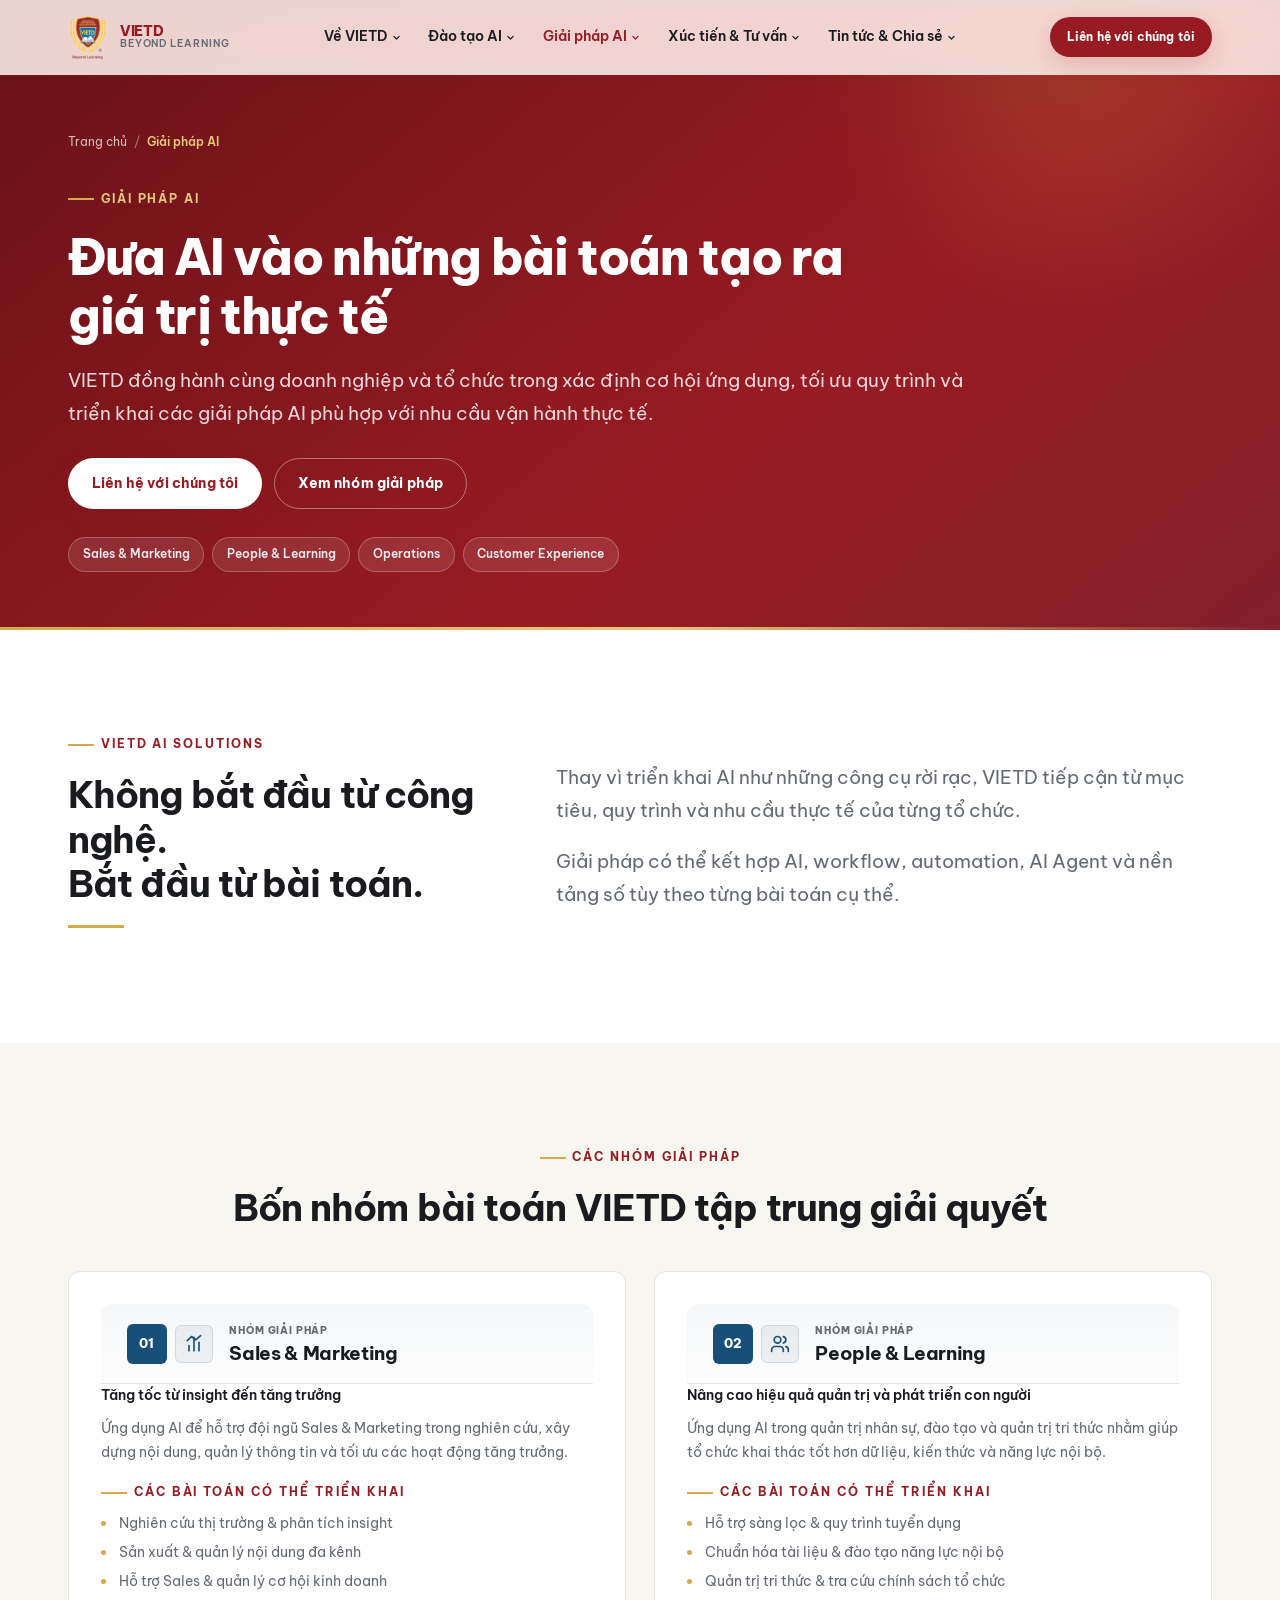
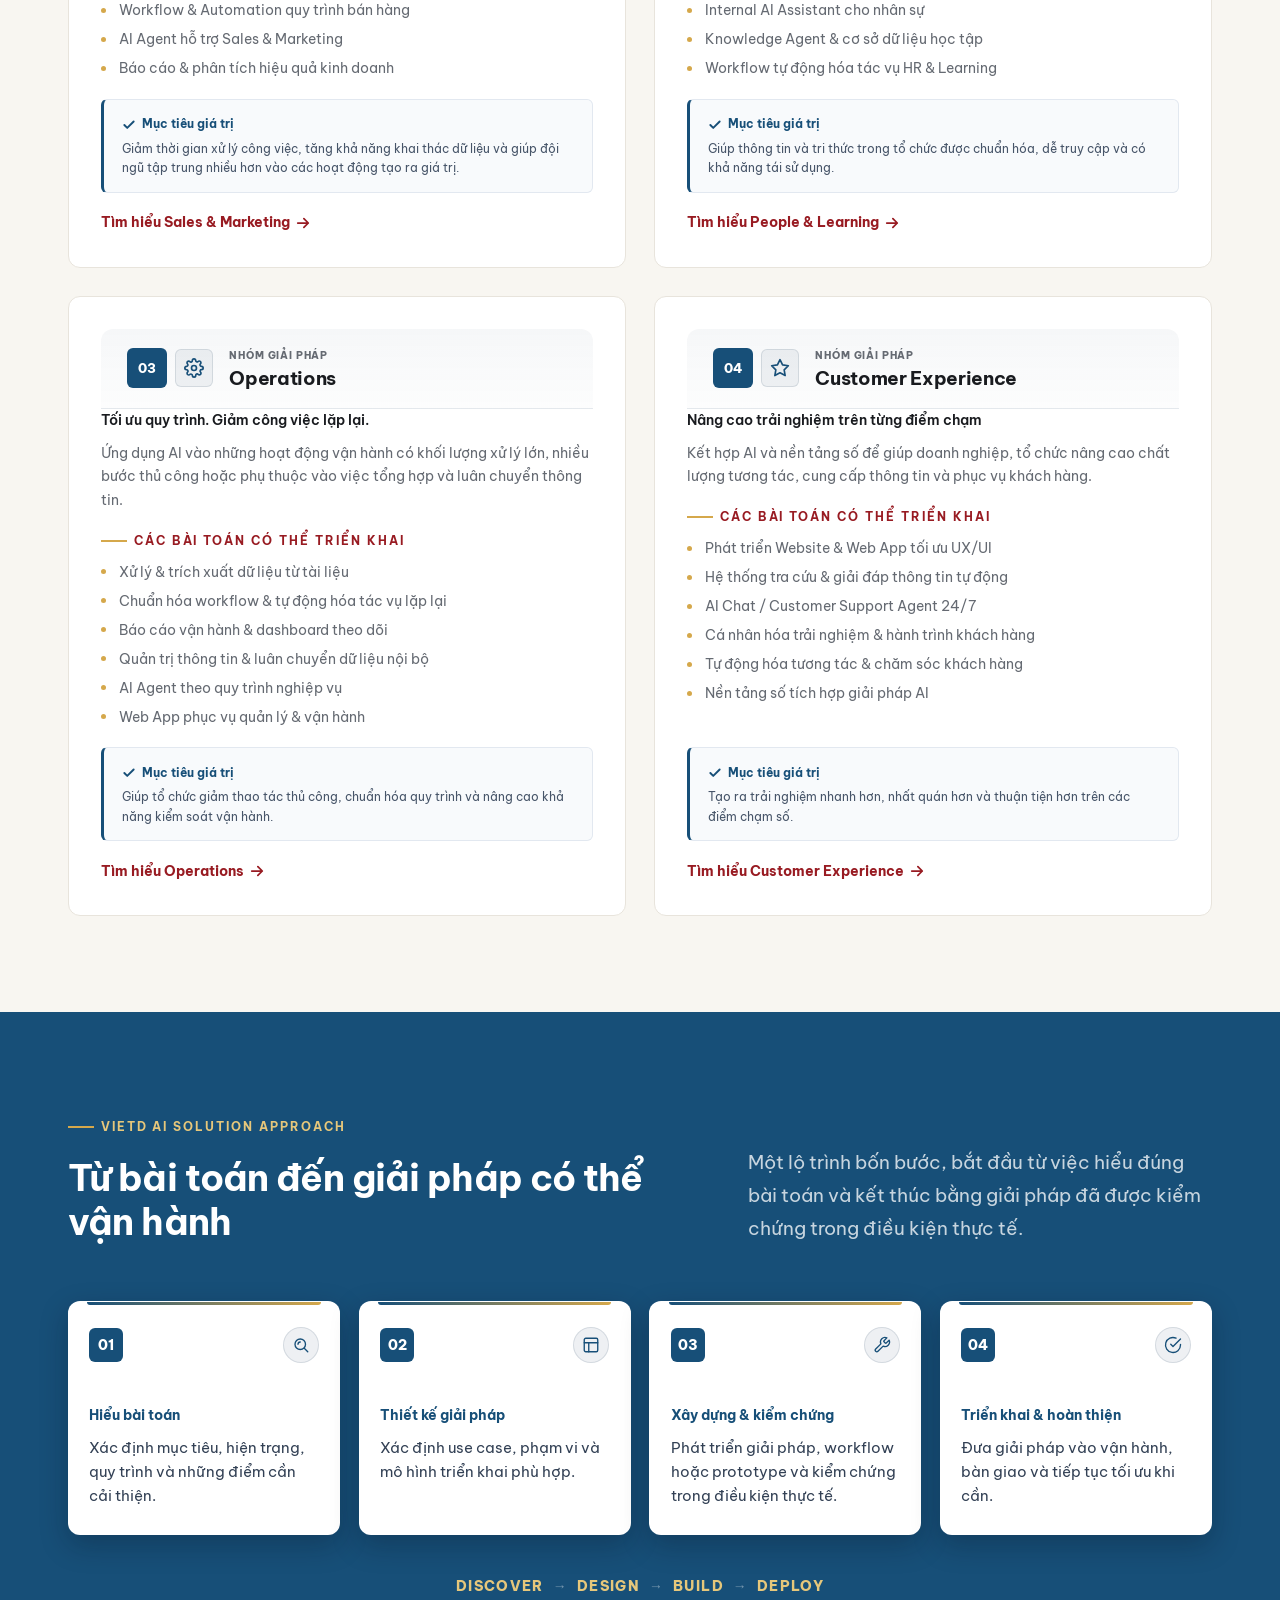
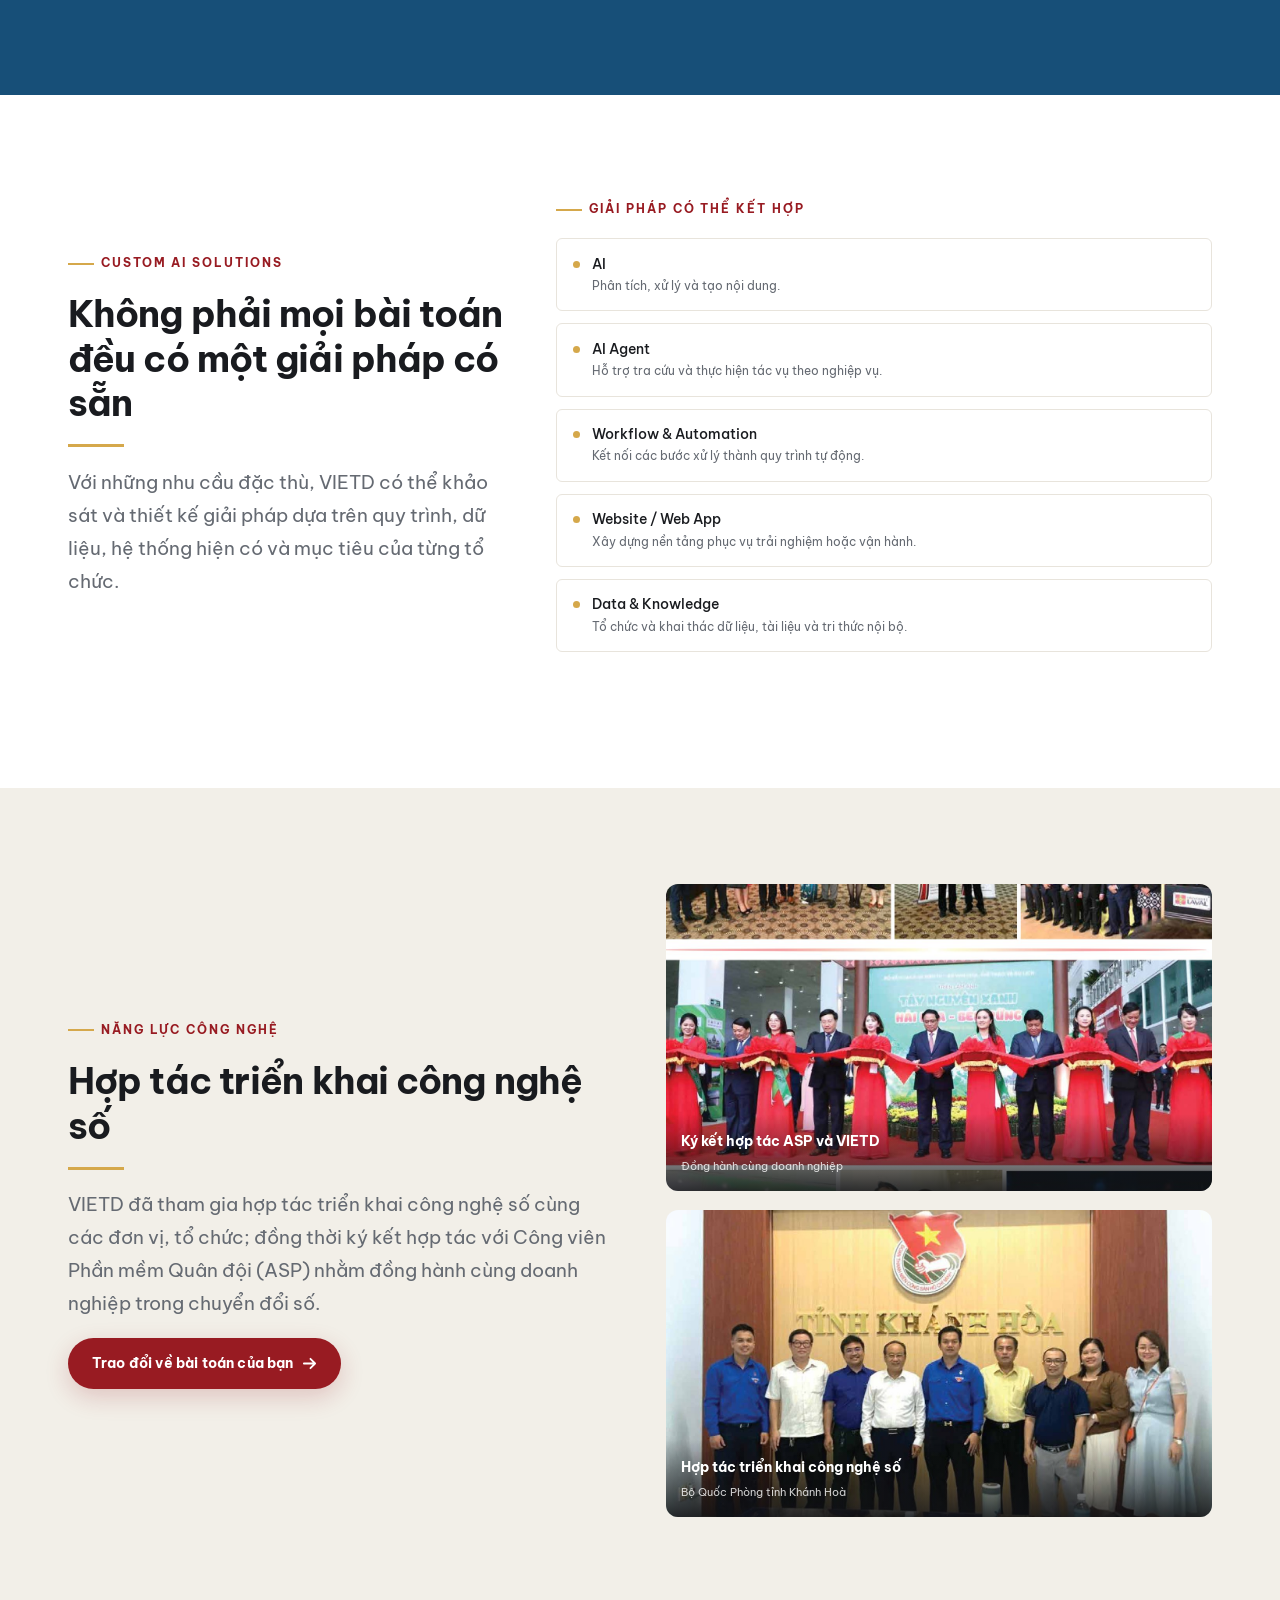
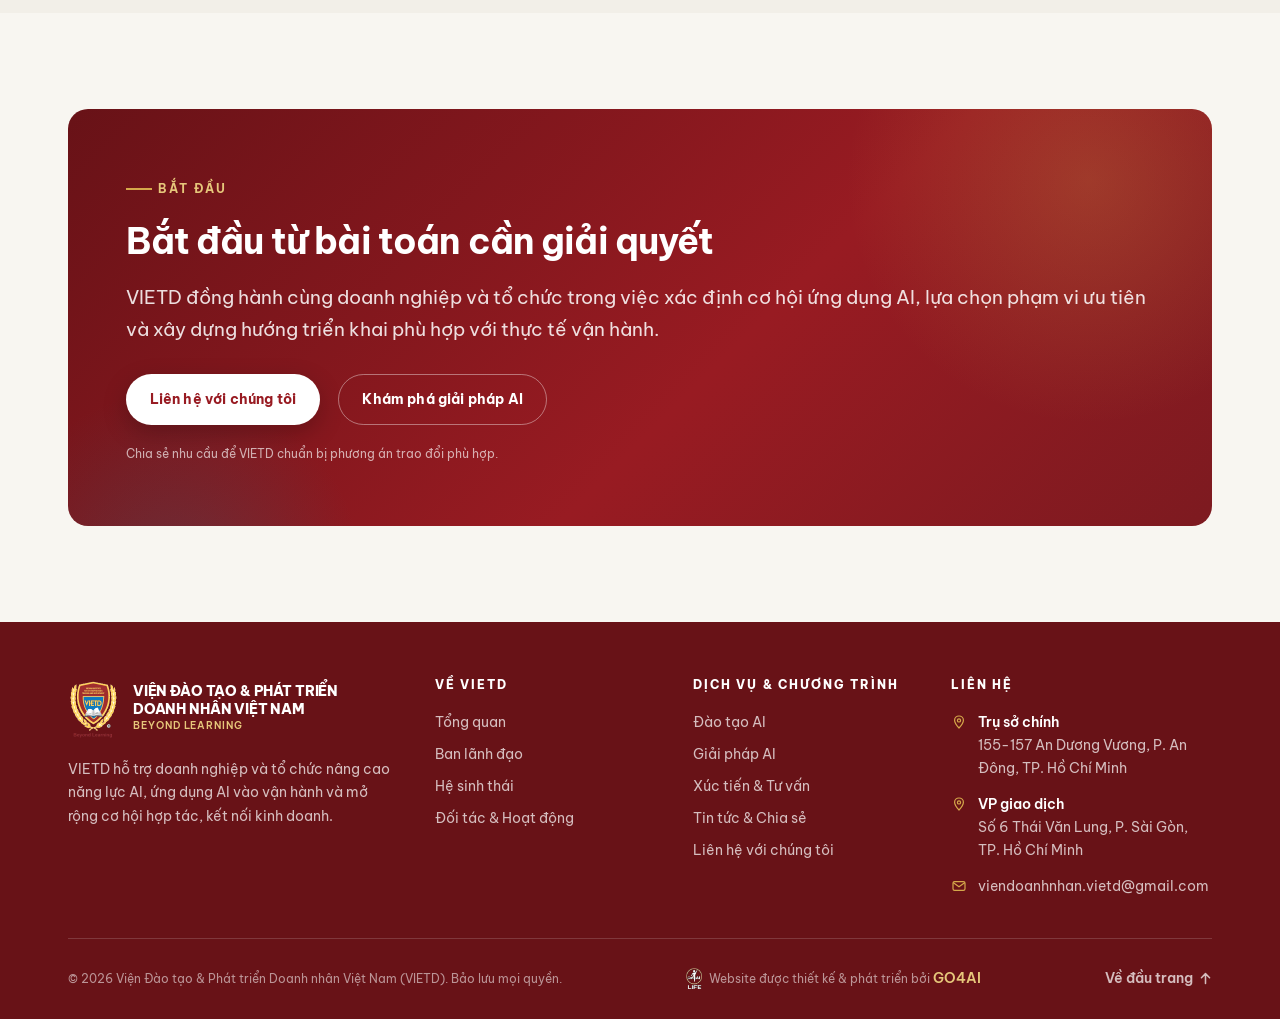
<file: giai-phap-ai.html>
<!DOCTYPE html>
<html lang="vi">
<head>
<meta charset="UTF-8">
<meta name="viewport" content="width=device-width, initial-scale=1">
<title>Giải pháp AI — Đưa AI vào bài toán tạo ra giá trị thực tế | VIETD</title>
<meta name="description" content="VIETD đồng hành cùng doanh nghiệp và tổ chức trong xác định cơ hội ứng dụng, tối ưu quy trình và triển khai các giải pháp AI phù hợp với nhu cầu vận hành thực tế.">
<meta name="theme-color" content="#981B22">
<link rel="icon" href="assets/vietd-logo.png">
<link rel="preconnect" href="https://fonts.googleapis.com">
<link rel="preconnect" href="https://fonts.gstatic.com" crossorigin>
<link href="https://fonts.googleapis.com/css2?family=Be+Vietnam+Pro:ital,wght@0,400;0,500;0,600;0,700;0,800;1,400&display=swap" rel="stylesheet">
<script>document.documentElement.classList.add("js");</script>
<link rel="stylesheet" href="assets/styles.css">
</head>
<body id="top">

<header class="site-header">
  <div class="wrap hdr-inner">
    <a class="hdr-brand" href="index.html" aria-label="VIETD — Trang chủ">
      <img src="assets/vietd-logo.png" alt="Logo VIETD">
      <span class="bt"><b>VIETD</b><span>Beyond Learning</span></span>
    </a>
    <nav class="nav" id="main-nav" aria-label="Điều hướng chính">
      <div class="nav-item">
        <a class="nav-link" href="ve-vietd.html" aria-haspopup="true">Về VIETD
          <svg class="cv" viewBox="0 0 12 12" fill="none" aria-hidden="true"><path d="M2.5 4.5L6 8l3.5-3.5" stroke="currentColor" stroke-width="1.6" stroke-linecap="round" stroke-linejoin="round"/></svg>
        </a>
        <div class="dropdown">
          <a href="ve-vietd.html#tong-quan">Tổng quan <small>Giới thiệu · Sứ mệnh · Tầm nhìn · Giá trị cốt lõi</small></a>
          <a href="ve-vietd.html#lanh-dao">Ban lãnh đạo &amp; Chuyên gia</a>
          <a href="ve-vietd.html#he-sinh-thai">Hệ sinh thái &amp; Pháp lý</a>
          <a href="ve-vietd.html#doi-tac">Đối tác &amp; Hoạt động</a>
        </div>
      </div>
      <div class="nav-item">
        <a class="nav-link" href="dao-tao-ai.html" aria-haspopup="true">Đào tạo AI
          <svg class="cv" viewBox="0 0 12 12" fill="none" aria-hidden="true"><path d="M2.5 4.5L6 8l3.5-3.5" stroke="currentColor" stroke-width="1.6" stroke-linecap="round" stroke-linejoin="round"/></svg>
        </a>
        <div class="dropdown">
          <a href="dao-tao-ai.html#everyone">AI for Everyone</a>
          <a href="dao-tao-ai.html#professionals">AI for Professionals</a>
          <a href="dao-tao-ai.html#leaders">AI for Leaders</a>
        </div>
      </div>
      <div class="nav-item">
        <a class="nav-link" href="giai-phap-ai.html" aria-haspopup="true">Giải pháp AI
          <svg class="cv" viewBox="0 0 12 12" fill="none" aria-hidden="true"><path d="M2.5 4.5L6 8l3.5-3.5" stroke="currentColor" stroke-width="1.6" stroke-linecap="round" stroke-linejoin="round"/></svg>
        </a>
        <div class="dropdown">
          <a href="#sales-marketing">Sales &amp; Marketing <small>Tăng tốc từ insight đến tăng trưởng</small></a>
          <a href="#people-learning">People &amp; Learning <small>Quản trị &amp; phát triển con người</small></a>
          <a href="#operations">Operations <small>Tối ưu quy trình, giảm lặp lại</small></a>
          <a href="#customer-experience">Customer Experience <small>Nâng cao trải nghiệm</small></a>
        </div>
      </div>
      <div class="nav-item">
        <a class="nav-link" href="xuc-tien-thuong-mai.html" aria-haspopup="true">Xúc tiến &amp; Tư vấn
          <svg class="cv" viewBox="0 0 12 12" fill="none" aria-hidden="true"><path d="M2.5 4.5L6 8l3.5-3.5" stroke="currentColor" stroke-width="1.6" stroke-linecap="round" stroke-linejoin="round"/></svg>
        </a>
        <div class="dropdown">
          <a href="xuc-tien-thuong-mai.html#thuong-mai-dau-tu">Thương mại &amp; Đầu tư</a>
          <a href="xuc-tien-thuong-mai.html#phap-ly-thue">Pháp lý &amp; Thuế</a>
          <a href="xuc-tien-thuong-mai.html#tai-cau-truc">Tái cấu trúc doanh nghiệp</a>
        </div>
      </div>
      <div class="nav-item">
        <a class="nav-link" href="tin-tuc.html" aria-haspopup="true">Tin tức &amp; Chia sẻ
          <svg class="cv" viewBox="0 0 12 12" fill="none" aria-hidden="true"><path d="M2.5 4.5L6 8l3.5-3.5" stroke="currentColor" stroke-width="1.6" stroke-linecap="round" stroke-linejoin="round"/></svg>
        </a>
        <div class="dropdown">
          <a href="tin-tuc.html#tin-vietd">Tin tức VIETD</a>
          <a href="tin-tuc.html#kien-thuc">Kiến thức &amp; Góc nhìn AI</a>
        </div>
      </div>
      <button class="btn btn-primary nav-cta" data-consult type="button">Liên hệ với chúng tôi</button>
    </nav>
    <div class="hdr-actions">
      <button class="btn btn-primary btn-sm" data-consult type="button">Liên hệ với chúng tôi</button>
      <button class="nav-toggle" aria-label="Mở menu" aria-expanded="false" aria-controls="main-nav"><span></span></button>
    </div>
  </div>
</header>

<main>

<!-- 01. HERO -->
<section class="page-head">
  <div class="wrap">
    <nav class="crumbs" aria-label="Breadcrumb">
      <a href="index.html">Trang chủ</a><span>/</span><span class="cur">Giải pháp AI</span>
    </nav>
    <span class="eyebrow">Giải pháp AI</span>
    <h1 class="h1">Đưa AI vào những bài toán tạo ra giá trị thực tế</h1>
    <p class="lead" style="max-width:72ch">
      VIETD đồng hành cùng doanh nghiệp và tổ chức trong xác định cơ hội ứng dụng,
      tối ưu quy trình và triển khai các giải pháp AI phù hợp với nhu cầu vận hành thực tế.
    </p>
    <div class="btn-row">
      <button class="btn btn-primary" data-consult data-context="solution" type="button" style="background:#fff;color:var(--burgundy)">Liên hệ với chúng tôi</button>
      <a class="btn btn-ghost-lt" href="#nhom-giai-phap">Xem nhóm giải pháp</a>
    </div>
    <div class="hero-pillars" style="margin-top:var(--sp-4)">
      <span class="chip">Sales &amp; Marketing</span>
      <span class="chip">People &amp; Learning</span>
      <span class="chip">Operations</span>
      <span class="chip">Customer Experience</span>
    </div>
  </div>
</section>

<!-- 02. ĐỊNH HƯỚNG GIẢI PHÁP -->
<section class="section section--white">
  <div class="wrap">
    <div class="split split-narrow">
      <div class="rv">
        <span class="eyebrow">VIETD AI Solutions</span>
        <h2 class="h2">Không bắt đầu từ công nghệ.<br>Bắt đầu từ bài toán.</h2>
        <hr class="rule">
      </div>
      <div class="rv rv-d1">
        <p class="lead mb-3">
          Thay vì triển khai AI như những công cụ rời rạc, VIETD tiếp cận từ mục tiêu,
          quy trình và nhu cầu thực tế của từng tổ chức.
        </p>
        <p class="lead">
          Giải pháp có thể kết hợp AI, workflow, automation, AI Agent và nền tảng số
          tùy theo từng bài toán cụ thể.
        </p>
      </div>
    </div>
  </div>
</section>

<!-- 03. CÁC NHÓM GIẢI PHÁP -->
<section class="section section--ivory" id="nhom-giai-phap">
  <div class="wrap">
    <div class="center mb-4" style="margin-bottom:var(--sp-5)">
      <span class="eyebrow eyebrow--center">Các nhóm giải pháp</span>
      <h2 class="h2">Bốn nhóm bài toán VIETD tập trung giải quyết</h2>
    </div>

    <div class="grid g-2">
      <!-- 01 SALES & MARKETING -->
      <article class="sol rv" id="sales-marketing">
        <div class="sol-h">
          <div class="sol-h-left">
            <span class="sol-n">01</span>
            <div class="sol-ic">
              <svg viewBox="0 0 24 24" fill="none" aria-hidden="true">
                <path d="M18 20V10M12 20V4M6 20v-6" stroke="currentColor" stroke-width="2" stroke-linecap="round" stroke-linejoin="round"/>
                <path d="M4 8l5-5 5 4 6-5" stroke="currentColor" stroke-width="2" stroke-linecap="round" stroke-linejoin="round"/>
              </svg>
            </div>
          </div>
          <div class="sol-h-meta">
            <span class="sol-cat">NHÓM GIẢI PHÁP</span>
            <h3>Sales &amp; Marketing</h3>
          </div>
        </div>
        <p style="font-weight:600;color:var(--charcoal);font-size:var(--fs-sm);margin-bottom:.6rem">Tăng tốc từ insight đến tăng trưởng</p>
        <p>
          Ứng dụng AI để hỗ trợ đội ngũ Sales &amp; Marketing trong nghiên cứu,
          xây dựng nội dung, quản lý thông tin và tối ưu các hoạt động tăng trưởng.
        </p>
        <span class="eyebrow" style="margin-bottom:.6rem">Các bài toán có thể triển khai</span>
        <ul class="sol-tasks">
          <li>Nghiên cứu thị trường &amp; phân tích insight</li>
          <li>Sản xuất &amp; quản lý nội dung đa kênh</li>
          <li>Hỗ trợ Sales &amp; quản lý cơ hội kinh doanh</li>
          <li>Workflow &amp; Automation quy trình bán hàng</li>
          <li>AI Agent hỗ trợ Sales &amp; Marketing</li>
          <li>Báo cáo &amp; phân tích hiệu quả kinh doanh</li>
        </ul>
        <div class="sol-goal">
          <div class="sol-goal-head">
            <svg width="14" height="14" viewBox="0 0 16 16" fill="none" aria-hidden="true"><path d="M13.33 4L6 11.33 2.67 8" stroke="currentColor" stroke-width="2.2" stroke-linecap="round" stroke-linejoin="round"/></svg>
            <span>Mục tiêu giá trị</span>
          </div>
          <p>Giảm thời gian xử lý công việc, tăng khả năng khai thác dữ liệu và giúp đội ngũ tập trung nhiều hơn vào các hoạt động tạo ra giá trị.</p>
        </div>
        <button class="tlink" data-consult data-context="solution" type="button" style="background:none;border:0;padding:0;cursor:pointer;font-family:inherit">
          Tìm hiểu Sales &amp; Marketing
          <svg class="arw" width="14" height="14" viewBox="0 0 16 16" fill="none" aria-hidden="true"><path d="M2 8h12M9 3l5 5-5 5" stroke="currentColor" stroke-width="2" stroke-linecap="round" stroke-linejoin="round"/></svg>
        </button>
      </article>

      <!-- 02 PEOPLE & LEARNING -->
      <article class="sol rv rv-d1" id="people-learning">
        <div class="sol-h">
          <div class="sol-h-left">
            <span class="sol-n">02</span>
            <div class="sol-ic">
              <svg viewBox="0 0 24 24" fill="none" aria-hidden="true">
                <path d="M16 21v-2a4 4 0 0 0-4-4H6a4 4 0 0 0-4 4v2" stroke="currentColor" stroke-width="2" stroke-linecap="round" stroke-linejoin="round"/>
                <circle cx="9" cy="7" r="4" stroke="currentColor" stroke-width="2"/>
                <path d="M22 21v-2a4 4 0 0 0-3-3.87M16 3.13a4 4 0 0 1 0 7.75" stroke="currentColor" stroke-width="2" stroke-linecap="round" stroke-linejoin="round"/>
              </svg>
            </div>
          </div>
          <div class="sol-h-meta">
            <span class="sol-cat">NHÓM GIẢI PHÁP</span>
            <h3>People &amp; Learning</h3>
          </div>
        </div>
        <p style="font-weight:600;color:var(--charcoal);font-size:var(--fs-sm);margin-bottom:.6rem">Nâng cao hiệu quả quản trị và phát triển con người</p>
        <p>
          Ứng dụng AI trong quản trị nhân sự, đào tạo và quản trị tri thức nhằm giúp
          tổ chức khai thác tốt hơn dữ liệu, kiến thức và năng lực nội bộ.
        </p>
        <span class="eyebrow" style="margin-bottom:.6rem">Các bài toán có thể triển khai</span>
        <ul class="sol-tasks">
          <li>Hỗ trợ sàng lọc &amp; quy trình tuyển dụng</li>
          <li>Chuẩn hóa tài liệu &amp; đào tạo năng lực nội bộ</li>
          <li>Quản trị tri thức &amp; tra cứu chính sách tổ chức</li>
          <li>Internal AI Assistant cho nhân sự</li>
          <li>Knowledge Agent &amp; cơ sở dữ liệu học tập</li>
          <li>Workflow tự động hóa tác vụ HR &amp; Learning</li>
        </ul>
        <div class="sol-goal">
          <div class="sol-goal-head">
            <svg width="14" height="14" viewBox="0 0 16 16" fill="none" aria-hidden="true"><path d="M13.33 4L6 11.33 2.67 8" stroke="currentColor" stroke-width="2.2" stroke-linecap="round" stroke-linejoin="round"/></svg>
            <span>Mục tiêu giá trị</span>
          </div>
          <p>Giúp thông tin và tri thức trong tổ chức được chuẩn hóa, dễ truy cập và có khả năng tái sử dụng.</p>
        </div>
        <button class="tlink" data-consult data-context="solution" type="button" style="background:none;border:0;padding:0;cursor:pointer;font-family:inherit">
          Tìm hiểu People &amp; Learning
          <svg class="arw" width="14" height="14" viewBox="0 0 16 16" fill="none" aria-hidden="true"><path d="M2 8h12M9 3l5 5-5 5" stroke="currentColor" stroke-width="2" stroke-linecap="round" stroke-linejoin="round"/></svg>
        </button>
      </article>

      <!-- 03 OPERATIONS -->
      <article class="sol rv" id="operations">
        <div class="sol-h">
          <div class="sol-h-left">
            <span class="sol-n">03</span>
            <div class="sol-ic">
              <svg viewBox="0 0 24 24" fill="none" aria-hidden="true">
                <circle cx="12" cy="12" r="3" stroke="currentColor" stroke-width="2"/>
                <path d="M19.4 15a1.65 1.65 0 0 0 .33 1.82l.06.06a2 2 0 0 1 0 2.83 2 2 0 0 1-2.83 0l-.06-.06a1.65 1.65 0 0 0-1.82-.33 1.65 1.65 0 0 0-1 1.51V21a2 2 0 0 1-2 2 2 2 0 0 1-2-2v-.09A1.65 1.65 0 0 0 9 19.4a1.65 1.65 0 0 0-1.82.33l-.06.06a2 2 0 0 1-2.83 0 2 2 0 0 1 0-2.83l.06-.06a1.65 1.65 0 0 0 .33-1.82 1.65 1.65 0 0 0-1.51-1H3a2 2 0 0 1-2-2 2 2 0 0 1 2-2h.09A1.65 1.65 0 0 0 4.6 9a1.65 1.65 0 0 0-.33-1.82l-.06-.06a2 2 0 0 1 0-2.83 2 2 0 0 1 2.83 0l.06.06a1.65 1.65 0 0 0 1.82.33H9a1.65 1.65 0 0 0 1-1.51V3a2 2 0 0 1 2-2 2 2 0 0 1 2 2v.09a1.65 1.65 0 0 0 1 1.51 1.65 1.65 0 0 0 1.82-.33l.06-.06a2 2 0 0 1 2.83 0 2 2 0 0 1 0 2.83l-.06.06a1.65 1.65 0 0 0-.33 1.82V9a1.65 1.65 0 0 0 1.51 1H21a2 2 0 0 1 2 2 2 2 0 0 1-2 2h-.09a1.65 1.65 0 0 0-1.51 1z" stroke="currentColor" stroke-width="2"/>
              </svg>
            </div>
          </div>
          <div class="sol-h-meta">
            <span class="sol-cat">NHÓM GIẢI PHÁP</span>
            <h3>Operations</h3>
          </div>
        </div>
        <p style="font-weight:600;color:var(--charcoal);font-size:var(--fs-sm);margin-bottom:.6rem">Tối ưu quy trình. Giảm công việc lặp lại.</p>
        <p>
          Ứng dụng AI vào những hoạt động vận hành có khối lượng xử lý lớn,
          nhiều bước thủ công hoặc phụ thuộc vào việc tổng hợp và luân chuyển thông tin.
        </p>
        <span class="eyebrow" style="margin-bottom:.6rem">Các bài toán có thể triển khai</span>
        <ul class="sol-tasks">
          <li>Xử lý &amp; trích xuất dữ liệu từ tài liệu</li>
          <li>Chuẩn hóa workflow &amp; tự động hóa tác vụ lặp lại</li>
          <li>Báo cáo vận hành &amp; dashboard theo dõi</li>
          <li>Quản trị thông tin &amp; luân chuyển dữ liệu nội bộ</li>
          <li>AI Agent theo quy trình nghiệp vụ</li>
          <li>Web App phục vụ quản lý &amp; vận hành</li>
        </ul>
        <div class="sol-goal">
          <div class="sol-goal-head">
            <svg width="14" height="14" viewBox="0 0 16 16" fill="none" aria-hidden="true"><path d="M13.33 4L6 11.33 2.67 8" stroke="currentColor" stroke-width="2.2" stroke-linecap="round" stroke-linejoin="round"/></svg>
            <span>Mục tiêu giá trị</span>
          </div>
          <p>Giúp tổ chức giảm thao tác thủ công, chuẩn hóa quy trình và nâng cao khả năng kiểm soát vận hành.</p>
        </div>
        <button class="tlink" data-consult data-context="solution" type="button" style="background:none;border:0;padding:0;cursor:pointer;font-family:inherit">
          Tìm hiểu Operations
          <svg class="arw" width="14" height="14" viewBox="0 0 16 16" fill="none" aria-hidden="true"><path d="M2 8h12M9 3l5 5-5 5" stroke="currentColor" stroke-width="2" stroke-linecap="round" stroke-linejoin="round"/></svg>
        </button>
      </article>

      <!-- 04 CUSTOMER EXPERIENCE -->
      <article class="sol rv rv-d1" id="customer-experience">
        <div class="sol-h">
          <div class="sol-h-left">
            <span class="sol-n">04</span>
            <div class="sol-ic">
              <svg viewBox="0 0 24 24" fill="none" aria-hidden="true">
                <path d="M12 2l3.09 6.26L22 9.27l-5 4.87 1.18 6.88L12 17.77l-6.18 3.25L7 14.14 2 9.27l6.91-1.01L12 2z" stroke="currentColor" stroke-width="2" stroke-linecap="round" stroke-linejoin="round"/>
              </svg>
            </div>
          </div>
          <div class="sol-h-meta">
            <span class="sol-cat">NHÓM GIẢI PHÁP</span>
            <h3>Customer Experience</h3>
          </div>
        </div>
        <p style="font-weight:600;color:var(--charcoal);font-size:var(--fs-sm);margin-bottom:.6rem">Nâng cao trải nghiệm trên từng điểm chạm</p>
        <p>
          Kết hợp AI và nền tảng số để giúp doanh nghiệp, tổ chức nâng cao chất lượng
          tương tác, cung cấp thông tin và phục vụ khách hàng.
        </p>
        <span class="eyebrow" style="margin-bottom:.6rem">Các bài toán có thể triển khai</span>
        <ul class="sol-tasks">
          <li>Phát triển Website &amp; Web App tối ưu UX/UI</li>
          <li>Hệ thống tra cứu &amp; giải đáp thông tin tự động</li>
          <li>AI Chat / Customer Support Agent 24/7</li>
          <li>Cá nhân hóa trải nghiệm &amp; hành trình khách hàng</li>
          <li>Tự động hóa tương tác &amp; chăm sóc khách hàng</li>
          <li>Nền tảng số tích hợp giải pháp AI</li>
        </ul>
        <div class="sol-goal">
          <div class="sol-goal-head">
            <svg width="14" height="14" viewBox="0 0 16 16" fill="none" aria-hidden="true"><path d="M13.33 4L6 11.33 2.67 8" stroke="currentColor" stroke-width="2.2" stroke-linecap="round" stroke-linejoin="round"/></svg>
            <span>Mục tiêu giá trị</span>
          </div>
          <p>Tạo ra trải nghiệm nhanh hơn, nhất quán hơn và thuận tiện hơn trên các điểm chạm số.</p>
        </div>
        <button class="tlink" data-consult data-context="solution" type="button" style="background:none;border:0;padding:0;cursor:pointer;font-family:inherit">
          Tìm hiểu Customer Experience
          <svg class="arw" width="14" height="14" viewBox="0 0 16 16" fill="none" aria-hidden="true"><path d="M2 8h12M9 3l5 5-5 5" stroke="currentColor" stroke-width="2" stroke-linecap="round" stroke-linejoin="round"/></svg>
        </button>
      </article>
    </div>
  </div>
</section>

<!-- 04. PHƯƠNG PHÁP TRIỂN KHAI -->
<!-- Brief: framework riêng cho trang Giải pháp (DISCOVER→DESIGN→BUILD→DEPLOY),
     thay vì lặp lại LEARN→APPLY→BUILD→SCALE của Trang chủ. -->
<section class="section section--blue">
  <div class="wrap">
    <div class="split split-wide" style="align-items:end">
      <div class="rv">
        <span class="eyebrow">VIETD AI Solution Approach</span>
        <h2 class="h2">Từ bài toán đến giải pháp có thể vận hành</h2>
      </div>
      <p class="lead rv rv-d1">
        Một lộ trình bốn bước, bắt đầu từ việc hiểu đúng bài toán và kết thúc
        bằng giải pháp đã được kiểm chứng trong điều kiện thực tế.
      </p>
    </div>

    <div class="solution-process mt-6" style="margin-top:var(--sp-6)">
      <div class="solution-process-grid">
        <!-- 01 DISCOVER -->
        <article class="sol-proc-step rv">
          <div class="sol-proc-top">
            <span class="sol-proc-num">01</span>
            <div class="sol-proc-icon">
              <svg viewBox="0 0 24 24" fill="none" stroke="currentColor" stroke-width="1.8" stroke-linecap="round" stroke-linejoin="round" aria-hidden="true">
                <circle cx="11" cy="11" r="7"/>
                <path d="M21 21l-4.35-4.35"/>
                <path d="M11 8a3 3 0 0 0-3 3"/>
              </svg>
            </div>
          </div>
          <div class="sol-proc-body">
            <h3 class="sol-proc-name">DISCOVER</h3>
            <span class="sol-proc-role">Hiểu bài toán</span>
            <p class="sol-proc-desc">Xác định mục tiêu, hiện trạng, quy trình và những điểm cần cải thiện.</p>
          </div>
        </article>

        <!-- 02 DESIGN -->
        <article class="sol-proc-step rv rv-d1">
          <div class="sol-proc-top">
            <span class="sol-proc-num">02</span>
            <div class="sol-proc-icon">
              <svg viewBox="0 0 24 24" fill="none" stroke="currentColor" stroke-width="1.8" stroke-linecap="round" stroke-linejoin="round" aria-hidden="true">
                <rect x="3" y="3" width="18" height="18" rx="2"/>
                <path d="M3 9h18M9 21V9"/>
              </svg>
            </div>
          </div>
          <div class="sol-proc-body">
            <h3 class="sol-proc-name">DESIGN</h3>
            <span class="sol-proc-role">Thiết kế giải pháp</span>
            <p class="sol-proc-desc">Xác định use case, phạm vi và mô hình triển khai phù hợp.</p>
          </div>
        </article>

        <!-- 03 BUILD -->
        <article class="sol-proc-step rv rv-d2">
          <div class="sol-proc-top">
            <span class="sol-proc-num">03</span>
            <div class="sol-proc-icon">
              <svg viewBox="0 0 24 24" fill="none" stroke="currentColor" stroke-width="1.8" stroke-linecap="round" stroke-linejoin="round" aria-hidden="true">
                <path d="M14.7 6.3a1 1 0 0 0 0 1.4l1.6 1.6a1 1 0 0 0 1.4 0l3.77-3.77a6 6 0 0 1-7.94 7.94l-6.91 6.91a2.12 2.12 0 0 1-3-3l6.91-6.91a6 6 0 0 1 7.94-7.94l-3.76 3.76z"/>
              </svg>
            </div>
          </div>
          <div class="sol-proc-body">
            <h3 class="sol-proc-name">BUILD</h3>
            <span class="sol-proc-role">Xây dựng &amp; kiểm chứng</span>
            <p class="sol-proc-desc">Phát triển giải pháp, workflow hoặc prototype và kiểm chứng trong điều kiện thực tế.</p>
          </div>
        </article>

        <!-- 04 DEPLOY -->
        <article class="sol-proc-step rv rv-d3">
          <div class="sol-proc-top">
            <span class="sol-proc-num">04</span>
            <div class="sol-proc-icon">
              <svg viewBox="0 0 24 24" fill="none" stroke="currentColor" stroke-width="1.8" stroke-linecap="round" stroke-linejoin="round" aria-hidden="true">
                <path d="M22 11.08V12a10 10 0 1 1-5.93-9.14"/>
                <polyline points="22 4 12 14.01 9 11.01"/>
              </svg>
            </div>
          </div>
          <div class="sol-proc-body">
            <h3 class="sol-proc-name">DEPLOY</h3>
            <span class="sol-proc-role">Triển khai &amp; hoàn thiện</span>
            <p class="sol-proc-desc">Đưa giải pháp vào vận hành, bàn giao và tiếp tục tối ưu khi cần.</p>
          </div>
        </article>
      </div>
    </div>

    <div class="fw-chain rv" style="color:var(--gold-light)">
      <span>DISCOVER</span><span class="sep" style="color:rgba(255,255,255,.4)">→</span>
      <span>DESIGN</span><span class="sep" style="color:rgba(255,255,255,.4)">→</span>
      <span>BUILD</span><span class="sep" style="color:rgba(255,255,255,.4)">→</span>
      <span>DEPLOY</span>
    </div>
  </div>
</section>

<!-- 05. GIẢI PHÁP THEO NHU CẦU -->
<section class="section section--white">
  <div class="wrap">
    <div class="split split-narrow" style="margin-bottom:var(--sp-5)">
      <div class="rv">
        <span class="eyebrow">Custom AI Solutions</span>
        <h2 class="h2">Không phải mọi bài toán đều có một giải pháp có sẵn</h2>
        <hr class="rule">
        <p class="lead">
          Với những nhu cầu đặc thù, VIETD có thể khảo sát và thiết kế giải pháp
          dựa trên quy trình, dữ liệu, hệ thống hiện có và mục tiêu của từng tổ chức.
        </p>
      </div>
      <div class="rv rv-d1">
        <span class="eyebrow">Giải pháp có thể kết hợp</span>
        <div class="grid" style="gap:.75rem">
          <div class="eco-item"><span class="dot"></span><span>AI<small>Phân tích, xử lý và tạo nội dung.</small></span></div>
          <div class="eco-item"><span class="dot"></span><span>AI Agent<small>Hỗ trợ tra cứu và thực hiện tác vụ theo nghiệp vụ.</small></span></div>
          <div class="eco-item"><span class="dot"></span><span>Workflow &amp; Automation<small>Kết nối các bước xử lý thành quy trình tự động.</small></span></div>
          <div class="eco-item"><span class="dot"></span><span>Website / Web App<small>Xây dựng nền tảng phục vụ trải nghiệm hoặc vận hành.</small></span></div>
          <div class="eco-item"><span class="dot"></span><span>Data &amp; Knowledge<small>Tổ chức và khai thác dữ liệu, tài liệu và tri thức nội bộ.</small></span></div>
        </div>
      </div>
    </div>
  </div>
</section>

<!-- IN PRACTICE -->
<section class="section section--ivory2">
  <div class="wrap">
    <div class="split">
      <div class="rv">
        <span class="eyebrow">Năng lực công nghệ</span>
        <h2 class="h2">Hợp tác triển khai công nghệ số</h2>
        <hr class="rule">
        <p class="lead mb-3">
          VIETD đã tham gia hợp tác triển khai công nghệ số cùng các đơn vị,
          tổ chức; đồng thời ký kết hợp tác với Công viên Phần mềm Quân đội (ASP)
          nhằm đồng hành cùng doanh nghiệp trong chuyển đổi số.
        </p>
        <div class="btn-row">
          <button class="btn btn-primary" data-consult data-context="solution" type="button">
            Trao đổi về bài toán của bạn
            <svg class="arw" width="15" height="15" viewBox="0 0 16 16" fill="none" aria-hidden="true"><path d="M2 8h12M9 3l5 5-5 5" stroke="currentColor" stroke-width="1.9" stroke-linecap="round" stroke-linejoin="round"/></svg>
          </button>
        </div>
      </div>
      <div class="rv rv-d1">
        <div class="grid" style="gap:var(--sp-3)">
          <figure class="shot" style="margin:0;aspect-ratio:16/9">
            <img src="assets/act-05.jpg" alt="Lễ ký kết hợp tác giữa Công viên Phần mềm Quân đội (ASP) và VIETD" loading="lazy">
            <figcaption class="shot-cap">
              <strong>Ký kết hợp tác ASP và VIETD</strong>
              <span>Đồng hành cùng doanh nghiệp</span>
            </figcaption>
          </figure>
          <figure class="shot" style="margin:0;aspect-ratio:16/9">
            <img src="assets/act-03.jpg" alt="VIETD tham gia hợp tác triển khai công nghệ số tại tỉnh Khánh Hoà" loading="lazy">
            <figcaption class="shot-cap">
              <strong>Hợp tác triển khai công nghệ số</strong>
              <span>Bộ Quốc Phòng tỉnh Khánh Hoà</span>
            </figcaption>
          </figure>
        </div>
      </div>
    </div>
  </div>
</section>

<!-- CTA -->
<section class="section section--ivory">
  <div class="wrap">
    <div class="cta-band cta-band--focus rv">
      <div class="cta-inner">
        <span class="eyebrow" style="color:var(--gold-light)">Bắt đầu</span>
        <h2 class="h2">Bắt đầu từ bài toán cần giải quyết</h2>
        <p>
          VIETD đồng hành cùng doanh nghiệp và tổ chức trong việc xác định cơ hội
          ứng dụng AI, lựa chọn phạm vi ưu tiên và xây dựng hướng triển khai
          phù hợp với thực tế vận hành.
        </p>
        <div class="btn-row">
          <button class="btn btn-primary" data-consult data-context="solution" type="button" style="background:#fff;color:var(--burgundy);box-shadow:0 8px 24px rgba(0,0,0,.22)">Liên hệ với chúng tôi</button>
          <a class="btn btn-ghost-lt" href="#nhom-giai-phap">Khám phá giải pháp AI</a>
        </div>
        <p class="cta-note">Chia sẻ nhu cầu để VIETD chuẩn bị phương án trao đổi phù hợp.</p>
      </div>
    </div>
  </div>
</section>

</main>

<footer class="site-footer">
  <div class="wrap">
    <div class="ft-grid">
      <div>
        <div class="ft-brand">
          <img src="assets/vietd-logo.png" alt="Logo VIETD">
          <span><b>VIỆN ĐÀO TẠO &amp; PHÁT TRIỂN<br>DOANH NHÂN VIỆT NAM</b><span>Beyond Learning</span></span>
        </div>
        <p class="ft-tag">VIETD hỗ trợ doanh nghiệp và tổ chức nâng cao năng lực AI, ứng dụng AI vào vận hành và mở rộng cơ hội hợp tác, kết nối kinh doanh.</p>
      </div>
      <div>
        <h4>Về VIETD</h4>
        <div class="ft-links">
          <a href="ve-vietd.html#tong-quan">Tổng quan</a>
          <a href="ve-vietd.html#lanh-dao">Ban lãnh đạo</a>
          <a href="ve-vietd.html#he-sinh-thai">Hệ sinh thái</a>
          <a href="ve-vietd.html#doi-tac">Đối tác &amp; Hoạt động</a>
        </div>
      </div>
      <div>
        <h4>Dịch vụ &amp; Chương trình</h4>
        <div class="ft-links">
          <a href="dao-tao-ai.html">Đào tạo AI</a>
          <a href="giai-phap-ai.html">Giải pháp AI</a>
          <a href="xuc-tien-thuong-mai.html">Xúc tiến &amp; Tư vấn</a>
          <a href="tin-tuc.html">Tin tức &amp; Chia sẻ</a>
          <a href="#" data-consult>Liên hệ với chúng tôi</a>
        </div>
      </div>
      <div>
        <h4>Liên hệ</h4>
        <ul class="ft-contact">
          <li><svg viewBox="0 0 20 20" fill="none" aria-hidden="true"><path d="M10 2.5c-3 0-5.5 2.4-5.5 5.4 0 4 5.5 9.6 5.5 9.6s5.5-5.6 5.5-9.6c0-3-2.5-5.4-5.5-5.4z" stroke="currentColor" stroke-width="1.5"/><circle cx="10" cy="8" r="2" stroke="currentColor" stroke-width="1.5"/></svg><span><strong style="color:#fff;font-weight:600">Trụ sở chính</strong><br>155-157 An Dương Vương, P. An Đông, TP. Hồ Chí Minh</span></li>
          <li><svg viewBox="0 0 20 20" fill="none" aria-hidden="true"><path d="M10 2.5c-3 0-5.5 2.4-5.5 5.4 0 4 5.5 9.6 5.5 9.6s5.5-5.6 5.5-9.6c0-3-2.5-5.4-5.5-5.4z" stroke="currentColor" stroke-width="1.5"/><circle cx="10" cy="8" r="2" stroke="currentColor" stroke-width="1.5"/></svg><span><strong style="color:#fff;font-weight:600">VP giao dịch</strong><br>Số 6 Thái Văn Lung, P. Sài Gòn, TP. Hồ Chí Minh</span></li>
          <li><svg viewBox="0 0 20 20" fill="none" aria-hidden="true"><rect x="2.5" y="4.5" width="15" height="11" rx="2" stroke="currentColor" stroke-width="1.5"/><path d="M3 6l7 5 7-5" stroke="currentColor" stroke-width="1.5" stroke-linecap="round" stroke-linejoin="round"/></svg><a href="mailto:viendoanhnhan.vietd@gmail.com">viendoanhnhan.vietd@gmail.com</a></li>
        </ul>
      </div>
    </div>
    <div class="ft-bottom">
      <span>© <span data-year>2026</span> Viện Đào tạo &amp; Phát triển Doanh nhân Việt Nam (VIETD). Bảo lưu mọi quyền.</span>
      <span class="ft-credit">
        <a class="ft-credit-icon" href="https://go4ai.org/" target="_blank" rel="noopener noreferrer" aria-label="GO4AI - Đơn vị thiết kế &amp; phát triển website">
          <img src="assets/go4ai-life-logo.png" alt="GO4AI LIFE" class="ft-credit-logo" loading="lazy">
        </a>
        <span>Website được thiết kế &amp; phát triển bởi <a class="ft-credit-link" href="https://b2b.go4ai.org/" target="_blank" rel="noopener noreferrer">GO4AI</a></span>
      </span>
      <a class="ft-totop" href="#top">Về đầu trang
        <svg width="13" height="13" viewBox="0 0 16 16" fill="none" aria-hidden="true"><path d="M8 14V2M3 7l5-5 5 5" stroke="currentColor" stroke-width="1.9" stroke-linecap="round" stroke-linejoin="round"/></svg>
      </a>
    </div>
  </div>
</footer>

<div class="modal" id="consult-modal" role="dialog" aria-modal="true" aria-labelledby="cm-title" aria-hidden="true">
  <div class="modal-panel">
    <div class="modal-head">
      <button class="modal-close" data-close type="button" aria-label="Đóng">✕</button>
      <h2 id="cm-title">Liên hệ với chúng tôi</h2>
      <p>Vui lòng để lại thông tin để VIETD hiểu nhu cầu và chuẩn bị nội dung trao đổi phù hợp.</p>
    </div>
    <div class="modal-body">
      <form data-consult-form novalidate>
        <div class="field">
          <label for="f-name">Họ và tên <span class="req">*</span></label>
          <input id="f-name" name="name" type="text" required placeholder="Nguyễn Văn A" autocomplete="name">
          <span class="field-err">Vui lòng nhập họ và tên.</span>
        </div>
        <div class="field">
          <label for="f-org">Doanh nghiệp / Tổ chức <span class="req">*</span></label>
          <input id="f-org" name="org" type="text" required placeholder="Tên đơn vị" autocomplete="organization">
          <span class="field-err">Vui lòng nhập tên doanh nghiệp hoặc tổ chức.</span>
        </div>
        <div class="field-row">
          <div class="field">
            <label for="f-tel">Số điện thoại <span class="req">*</span></label>
            <input id="f-tel" name="tel" type="tel" required placeholder="09xx xxx xxx" autocomplete="tel">
            <span class="field-err">Vui lòng nhập số điện thoại hợp lệ.</span>
          </div>
          <div class="field">
            <label for="f-email">Email</label>
            <input id="f-email" name="email" type="email" placeholder="email@donvi.vn" autocomplete="email">
            <span class="field-err">Email chưa đúng định dạng.</span>
          </div>
        </div>
        <div class="field">
          <label>Nhu cầu tư vấn <span class="req">*</span></label>
          <div class="radio-row">
            <label class="radio"><input type="radio" name="need" value="training" required><span class="rd"></span> Đào tạo AI</label>
            <label class="radio"><input type="radio" name="need" value="solution"><span class="rd"></span> Giải pháp AI</label>
            <label class="radio"><input type="radio" name="need" value="trade-promotion"><span class="rd"></span> Xúc tiến &amp; Tư vấn doanh nghiệp</label>
            <label class="radio"><input type="radio" name="need" value="other"><span class="rd"></span> Hợp tác khác</label>
          </div>
          <span class="field-err">Vui lòng chọn nhu cầu tư vấn.</span>
        </div>
        <div class="field">
          <label for="f-msg">Nội dung cần trao đổi</label>
          <textarea id="f-msg" name="message" placeholder="Chia sẻ ngắn về nhu cầu, quy mô đội ngũ hoặc bài toán đang quan tâm…"></textarea>
        </div>
        <button class="btn btn-primary btn-block" type="submit">Gửi yêu cầu tư vấn</button>
        <p class="form-note">Thông tin của Quý vị được VIETD tiếp nhận và sử dụng cho mục đích tư vấn.</p>
      </form>
      <div class="form-ok">
        <span class="ic"><svg width="24" height="24" viewBox="0 0 24 24" fill="none" aria-hidden="true"><path d="M20 6.5L9.5 17 4 11.5" stroke="currentColor" stroke-width="2.4" stroke-linecap="round" stroke-linejoin="round"/></svg></span>
        <h3>Đã ghi nhận yêu cầu</h3>
        <p>Cảm ơn Quý vị đã liên hệ VIETD. Đội ngũ VIETD sẽ xem xét nhu cầu và phản hồi trong thời gian sớm nhất.</p>
      </div>
    </div>
  </div>
</div>

<script src="assets/main.js"></script>
</body>
</html>
</file>
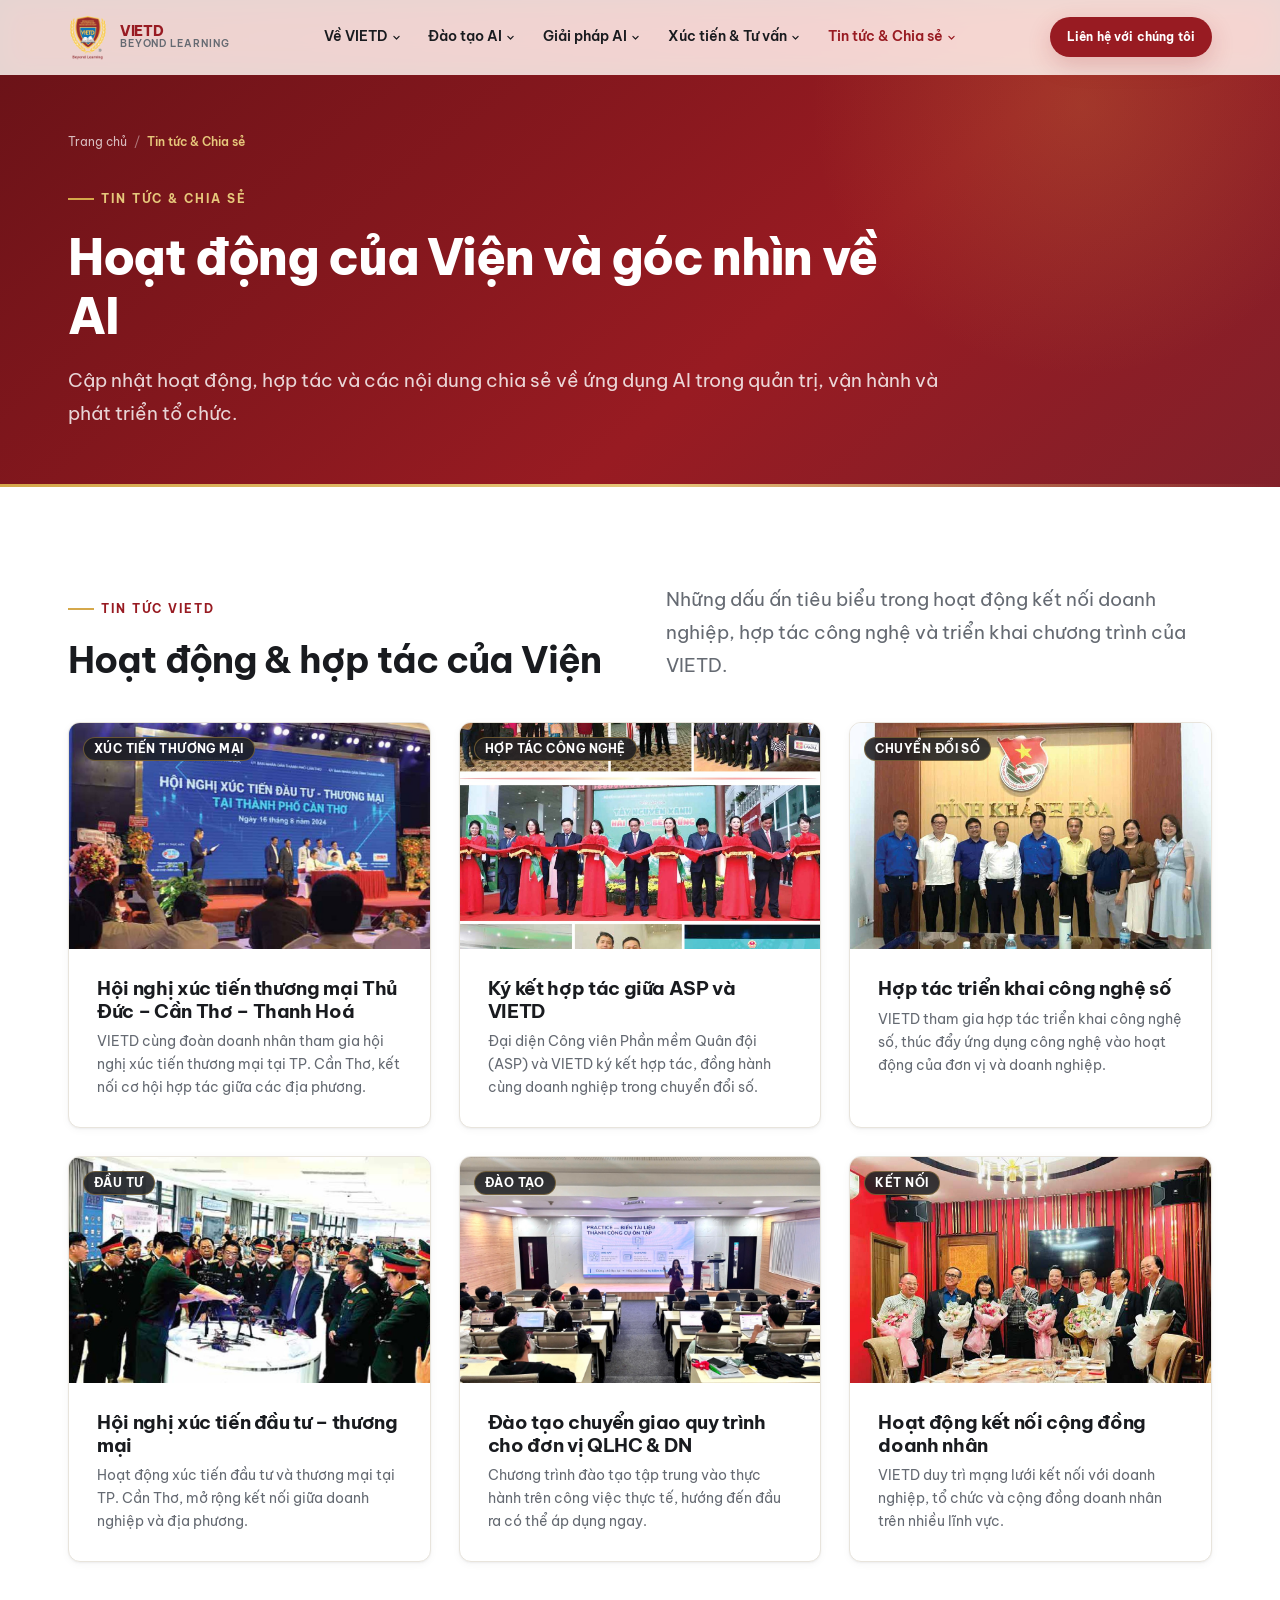
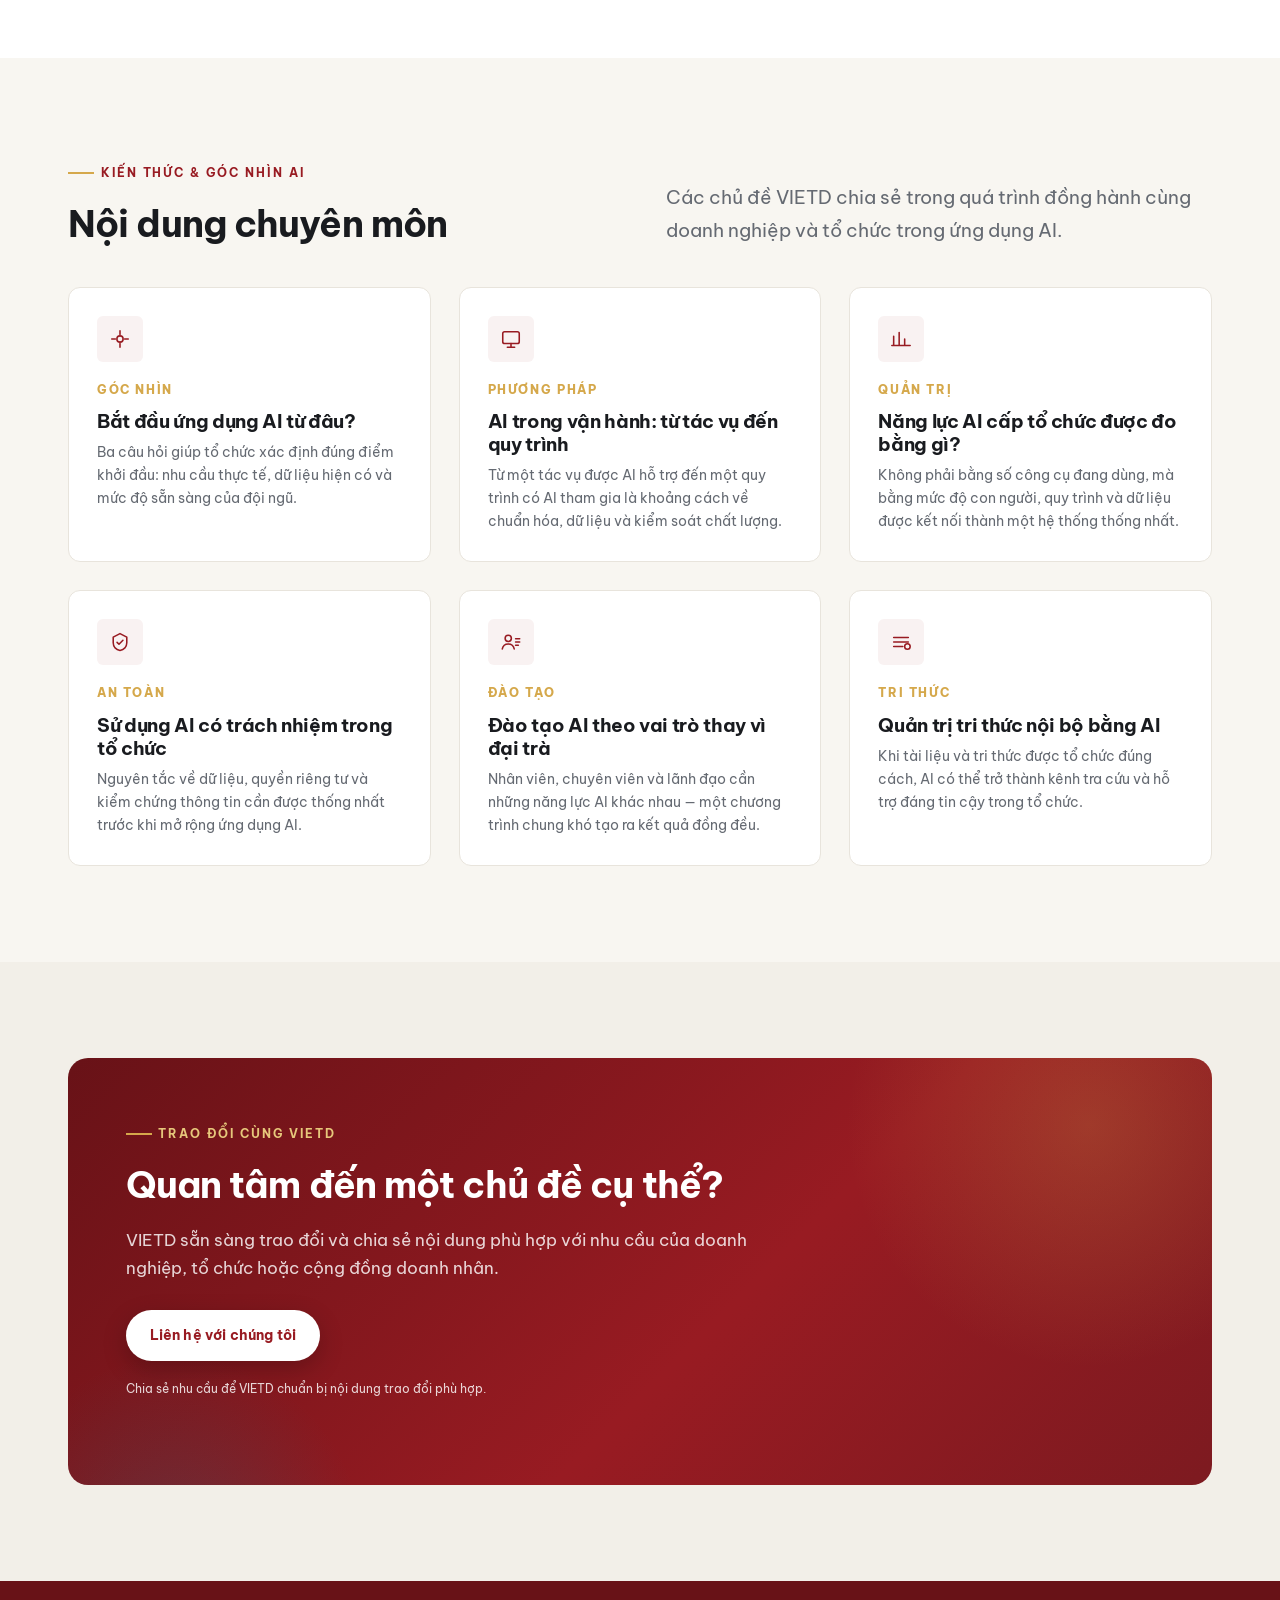
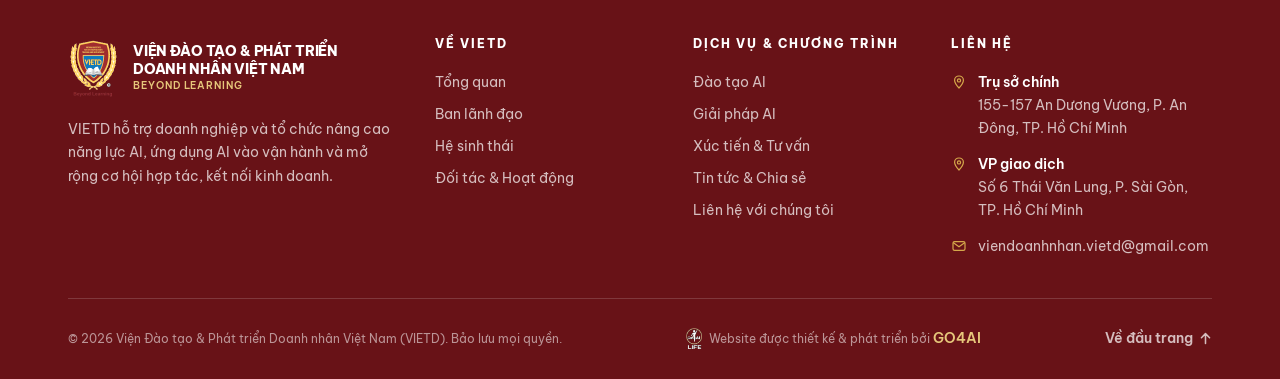
<file: tin-tuc.html>
<!DOCTYPE html>
<html lang="vi">
<head>
<meta charset="UTF-8">
<meta name="viewport" content="width=device-width, initial-scale=1">
<title>Tin tức &amp; Chia sẻ — VIETD</title>
<meta name="description" content="Tin tức VIETD và góc nhìn về AI, chuyển đổi số, phát triển năng lực và vận hành tổ chức.">
<meta name="theme-color" content="#981B22">
<link rel="icon" href="assets/vietd-logo.png">
<link rel="preconnect" href="https://fonts.googleapis.com">
<link rel="preconnect" href="https://fonts.gstatic.com" crossorigin>
<link href="https://fonts.googleapis.com/css2?family=Be+Vietnam+Pro:ital,wght@0,400;0,500;0,600;0,700;0,800;1,400&display=swap" rel="stylesheet">
<script>document.documentElement.classList.add("js");</script>
<link rel="stylesheet" href="assets/styles.css">
</head>
<body id="top">

<header class="site-header">
  <div class="wrap hdr-inner">
    <a class="hdr-brand" href="index.html" aria-label="VIETD — Trang chủ">
      <img src="assets/vietd-logo.png" alt="Logo VIETD">
      <span class="bt"><b>VIETD</b><span>Beyond Learning</span></span>
    </a>
    <nav class="nav" id="main-nav" aria-label="Điều hướng chính">
      <div class="nav-item">
        <a class="nav-link" href="ve-vietd.html" aria-haspopup="true">Về VIETD
          <svg class="cv" viewBox="0 0 12 12" fill="none" aria-hidden="true"><path d="M2.5 4.5L6 8l3.5-3.5" stroke="currentColor" stroke-width="1.6" stroke-linecap="round" stroke-linejoin="round"/></svg>
        </a>
        <div class="dropdown">
          <a href="ve-vietd.html#tong-quan">Tổng quan <small>Giới thiệu · Sứ mệnh · Tầm nhìn · Giá trị cốt lõi</small></a>
          <a href="ve-vietd.html#lanh-dao">Ban lãnh đạo &amp; Chuyên gia</a>
          <a href="ve-vietd.html#he-sinh-thai">Hệ sinh thái &amp; Pháp lý</a>
          <a href="ve-vietd.html#doi-tac">Đối tác &amp; Hoạt động</a>
        </div>
      </div>
      <div class="nav-item">
        <a class="nav-link" href="dao-tao-ai.html" aria-haspopup="true">Đào tạo AI
          <svg class="cv" viewBox="0 0 12 12" fill="none" aria-hidden="true"><path d="M2.5 4.5L6 8l3.5-3.5" stroke="currentColor" stroke-width="1.6" stroke-linecap="round" stroke-linejoin="round"/></svg>
        </a>
        <div class="dropdown">
          <a href="dao-tao-ai.html#everyone">AI for Everyone</a>
          <a href="dao-tao-ai.html#professionals">AI for Professionals</a>
          <a href="dao-tao-ai.html#leaders">AI for Leaders</a>
        </div>
      </div>
      <div class="nav-item">
        <a class="nav-link" href="giai-phap-ai.html" aria-haspopup="true">Giải pháp AI
          <svg class="cv" viewBox="0 0 12 12" fill="none" aria-hidden="true"><path d="M2.5 4.5L6 8l3.5-3.5" stroke="currentColor" stroke-width="1.6" stroke-linecap="round" stroke-linejoin="round"/></svg>
        </a>
        <div class="dropdown">
          <a href="giai-phap-ai.html#sales-marketing">Sales &amp; Marketing</a>
          <a href="giai-phap-ai.html#people-learning">People &amp; Learning</a>
          <a href="giai-phap-ai.html#operations">Operations</a>
          <a href="giai-phap-ai.html#customer-experience">Customer Experience</a>
        </div>
      </div>
      <div class="nav-item">
        <a class="nav-link" href="xuc-tien-thuong-mai.html" aria-haspopup="true">Xúc tiến &amp; Tư vấn
          <svg class="cv" viewBox="0 0 12 12" fill="none" aria-hidden="true"><path d="M2.5 4.5L6 8l3.5-3.5" stroke="currentColor" stroke-width="1.6" stroke-linecap="round" stroke-linejoin="round"/></svg>
        </a>
        <div class="dropdown">
          <a href="xuc-tien-thuong-mai.html#thuong-mai-dau-tu">Thương mại &amp; Đầu tư</a>
          <a href="xuc-tien-thuong-mai.html#phap-ly-thue">Pháp lý &amp; Thuế</a>
          <a href="xuc-tien-thuong-mai.html#tai-cau-truc">Tái cấu trúc doanh nghiệp</a>
        </div>
      </div>
      <div class="nav-item">
        <a class="nav-link" href="tin-tuc.html" aria-haspopup="true">Tin tức &amp; Chia sẻ
          <svg class="cv" viewBox="0 0 12 12" fill="none" aria-hidden="true"><path d="M2.5 4.5L6 8l3.5-3.5" stroke="currentColor" stroke-width="1.6" stroke-linecap="round" stroke-linejoin="round"/></svg>
        </a>
        <div class="dropdown">
          <a href="#tin-vietd">Tin tức VIETD</a>
          <a href="#kien-thuc">Kiến thức &amp; Góc nhìn AI</a>
        </div>
      </div>
      <button class="btn btn-primary nav-cta" data-consult type="button">Liên hệ với chúng tôi</button>
    </nav>
    <div class="hdr-actions">
      <button class="btn btn-primary btn-sm" data-consult type="button">Liên hệ với chúng tôi</button>
      <button class="nav-toggle" aria-label="Mở menu" aria-expanded="false" aria-controls="main-nav"><span></span></button>
    </div>
  </div>
</header>

<main>

<section class="page-head">
  <div class="wrap">
    <nav class="crumbs" aria-label="Breadcrumb">
      <a href="index.html">Trang chủ</a><span>/</span><span class="cur">Tin tức &amp; Chia sẻ</span>
    </nav>
    <span class="eyebrow">Tin tức &amp; Chia sẻ</span>
    <h1 class="h1">Hoạt động của Viện và góc nhìn về AI</h1>
    <p class="lead" style="max-width:70ch">
      Cập nhật hoạt động, hợp tác và các nội dung chia sẻ về ứng dụng AI
      trong quản trị, vận hành và phát triển tổ chức.
    </p>
  </div>
</section>

<!-- TIN TỨC VIETD -->
<section class="section section--white" id="tin-vietd">
  <div class="wrap">
    <div class="split" style="align-items:end;margin-bottom:var(--sp-5)">
      <div class="rv">
        <span class="eyebrow">Tin tức VIETD</span>
        <h2 class="h2">Hoạt động &amp; hợp tác của Viện</h2>
      </div>
      <p class="lead rv rv-d1">
        Những dấu ấn tiêu biểu trong hoạt động kết nối doanh nghiệp,
        hợp tác công nghệ và triển khai chương trình của VIETD.
      </p>
    </div>

    <div class="grid g-3 news-activities">
      <article class="card activity-card rv">
        <div class="activity-img-wrap">
          <span class="activity-category-tag">XÚC TIẾN THƯƠNG MẠI</span>
          <img src="assets/act-04.jpg" alt="Hội nghị xúc tiến thương mại Thủ Đức – Cần Thơ – Thanh Hoá" loading="lazy">
        </div>
        <div class="activity-body">
          <h3 class="h4 mb-2">Hội nghị xúc tiến thương mại Thủ Đức – Cần Thơ – Thanh Hoá</h3>
          <p class="small muted">VIETD cùng đoàn doanh nhân tham gia hội nghị xúc tiến thương mại tại TP. Cần Thơ, kết nối cơ hội hợp tác giữa các địa phương.</p>
        </div>
      </article>

      <article class="card activity-card rv rv-d1">
        <div class="activity-img-wrap">
          <span class="activity-category-tag">HỢP TÁC CÔNG NGHỆ</span>
          <img src="assets/act-05.jpg" alt="Lễ ký kết hợp tác giữa ASP và VIETD" loading="lazy">
        </div>
        <div class="activity-body">
          <h3 class="h4 mb-2">Ký kết hợp tác giữa ASP và VIETD</h3>
          <p class="small muted">Đại diện Công viên Phần mềm Quân đội (ASP) và VIETD ký kết hợp tác, đồng hành cùng doanh nghiệp trong chuyển đổi số.</p>
        </div>
      </article>

      <article class="card activity-card rv rv-d2">
        <div class="activity-img-wrap">
          <span class="activity-category-tag">CHUYỂN ĐỔI SỐ</span>
          <img src="assets/act-03.jpg" alt="VIETD tham gia hợp tác triển khai công nghệ số" loading="lazy">
        </div>
        <div class="activity-body">
          <h3 class="h4 mb-2">Hợp tác triển khai công nghệ số</h3>
          <p class="small muted">VIETD tham gia hợp tác triển khai công nghệ số, thúc đẩy ứng dụng công nghệ vào hoạt động của đơn vị và doanh nghiệp.</p>
        </div>
      </article>

      <article class="card activity-card rv">
        <div class="activity-img-wrap">
          <span class="activity-category-tag">ĐẦU TƯ</span>
          <img src="assets/act-06.jpg" alt="Hội nghị xúc tiến đầu tư và thương mại tại TP. Cần Thơ" loading="lazy">
        </div>
        <div class="activity-body">
          <h3 class="h4 mb-2">Hội nghị xúc tiến đầu tư – thương mại</h3>
          <p class="small muted">Hoạt động xúc tiến đầu tư và thương mại tại TP. Cần Thơ, mở rộng kết nối giữa doanh nghiệp và địa phương.</p>
        </div>
      </article>

      <article class="card activity-card rv rv-d1">
        <div class="activity-img-wrap">
          <span class="activity-category-tag">ĐÀO TẠO</span>
          <img src="assets/act-02.jpg" alt="Chương trình đào tạo chuyển giao quy trình" loading="lazy">
        </div>
        <div class="activity-body">
          <h3 class="h4 mb-2">Đào tạo chuyển giao quy trình cho đơn vị QLHC &amp; DN</h3>
          <p class="small muted">Chương trình đào tạo tập trung vào thực hành trên công việc thực tế, hướng đến đầu ra có thể áp dụng ngay.</p>
        </div>
      </article>

      <article class="card activity-card rv rv-d2">
        <div class="activity-img-wrap">
          <span class="activity-category-tag">KẾT NỐI</span>
          <img src="assets/act-01.jpg" alt="Hoạt động kết nối doanh nghiệp của VIETD" loading="lazy">
        </div>
        <div class="activity-body">
          <h3 class="h4 mb-2">Hoạt động kết nối cộng đồng doanh nhân</h3>
          <p class="small muted">VIETD duy trì mạng lưới kết nối với doanh nghiệp, tổ chức và cộng đồng doanh nhân trên nhiều lĩnh vực.</p>
        </div>
      </article>
    </div>
  </div>
</section>

<!-- KIẾN THỨC & GÓC NHÌN AI -->
<section class="section section--ivory" id="kien-thuc">
  <div class="wrap">
    <div class="split" style="align-items:end;margin-bottom:var(--sp-5)">
      <div class="rv">
        <span class="eyebrow">Kiến thức &amp; Góc nhìn AI</span>
        <h2 class="h2">Nội dung chuyên môn</h2>
      </div>
      <p class="lead rv rv-d1">
        Các chủ đề VIETD chia sẻ trong quá trình đồng hành cùng doanh nghiệp
        và tổ chức trong ứng dụng AI.
      </p>
    </div>

    <div class="grid g-3">
      <article class="card rv">
        <span class="card-ic">
          <svg viewBox="0 0 24 24" fill="none" aria-hidden="true"><path d="M12 3v4M12 17v4M3 12h4M17 12h4" stroke="currentColor" stroke-width="1.7" stroke-linecap="round"/><circle cx="12" cy="12" r="3.4" stroke="currentColor" stroke-width="1.7"/></svg>
        </span>
        <span class="card-num">GÓC NHÌN</span>
        <h3 class="h4 mb-2">Bắt đầu ứng dụng AI từ đâu?</h3>
        <p>Ba câu hỏi giúp tổ chức xác định đúng điểm khởi đầu: nhu cầu thực tế, dữ liệu hiện có và mức độ sẵn sàng của đội ngũ.</p>
      </article>

      <article class="card rv rv-d1">
        <span class="card-ic">
          <svg viewBox="0 0 24 24" fill="none" aria-hidden="true"><rect x="3" y="4" width="18" height="13" rx="2" stroke="currentColor" stroke-width="1.7"/><path d="M8 21h8M12 17v4" stroke="currentColor" stroke-width="1.7" stroke-linecap="round"/></svg>
        </span>
        <span class="card-num">PHƯƠNG PHÁP</span>
        <h3 class="h4 mb-2">AI trong vận hành: từ tác vụ đến quy trình</h3>
        <p>Từ một tác vụ được AI hỗ trợ đến một quy trình có AI tham gia là khoảng cách về chuẩn hóa, dữ liệu và kiểm soát chất lượng.</p>
      </article>

      <article class="card rv rv-d2">
        <span class="card-ic">
          <svg viewBox="0 0 24 24" fill="none" aria-hidden="true"><path d="M4 19V9M10 19V5M16 19v-7M22 19H2" stroke="currentColor" stroke-width="1.7" stroke-linecap="round"/></svg>
        </span>
        <span class="card-num">QUẢN TRỊ</span>
        <h3 class="h4 mb-2">Năng lực AI cấp tổ chức được đo bằng gì?</h3>
        <p>Không phải bằng số công cụ đang dùng, mà bằng mức độ con người, quy trình và dữ liệu được kết nối thành một hệ thống thống nhất.</p>
      </article>

      <article class="card rv">
        <span class="card-ic">
          <svg viewBox="0 0 24 24" fill="none" aria-hidden="true"><path d="M12 2.8l7.4 3.9v6.2c0 4.3-3.1 7.6-7.4 8.4-4.3-.8-7.4-4.1-7.4-8.4V6.7L12 2.8z" stroke="currentColor" stroke-width="1.7" stroke-linejoin="round"/><path d="M8.8 12.4l2.1 2.1 4.3-4.4" stroke="currentColor" stroke-width="1.7" stroke-linecap="round" stroke-linejoin="round"/></svg>
        </span>
        <span class="card-num">AN TOÀN</span>
        <h3 class="h4 mb-2">Sử dụng AI có trách nhiệm trong tổ chức</h3>
        <p>Nguyên tắc về dữ liệu, quyền riêng tư và kiểm chứng thông tin cần được thống nhất trước khi mở rộng ứng dụng AI.</p>
      </article>

      <article class="card rv rv-d1">
        <span class="card-ic">
          <svg viewBox="0 0 24 24" fill="none" aria-hidden="true"><circle cx="9" cy="8" r="3.4" stroke="currentColor" stroke-width="1.7"/><path d="M2.5 19.5c.6-3.2 3.3-5.4 6.5-5.4s5.9 2.2 6.5 5.4" stroke="currentColor" stroke-width="1.7" stroke-linecap="round"/><path d="M17 8.5h4.5M17 12h4.5M17 15.5h3" stroke="currentColor" stroke-width="1.7" stroke-linecap="round"/></svg>
        </span>
        <span class="card-num">ĐÀO TẠO</span>
        <h3 class="h4 mb-2">Đào tạo AI theo vai trò thay vì đại trà</h3>
        <p>Nhân viên, chuyên viên và lãnh đạo cần những năng lực AI khác nhau — một chương trình chung khó tạo ra kết quả đồng đều.</p>
      </article>

      <article class="card rv rv-d2">
        <span class="card-ic">
          <svg viewBox="0 0 24 24" fill="none" aria-hidden="true"><path d="M4 7h16M4 12h16M4 17h10" stroke="currentColor" stroke-width="1.7" stroke-linecap="round"/><circle cx="19" cy="17" r="3" stroke="currentColor" stroke-width="1.7"/></svg>
        </span>
        <span class="card-num">TRI THỨC</span>
        <h3 class="h4 mb-2">Quản trị tri thức nội bộ bằng AI</h3>
        <p>Khi tài liệu và tri thức được tổ chức đúng cách, AI có thể trở thành kênh tra cứu và hỗ trợ đáng tin cậy trong tổ chức.</p>
      </article>
    </div>
  </div>
</section>

<!-- CTA -->
<section class="section section--ivory2">
  <div class="wrap">
    <div class="cta-band rv">
      <div class="cta-inner">
        <span class="eyebrow" style="color:var(--gold-light)">Trao đổi cùng VIETD</span>
        <h2 class="h2">Quan tâm đến một chủ đề cụ thể?</h2>
        <p>
          VIETD sẵn sàng trao đổi và chia sẻ nội dung phù hợp với nhu cầu của
          doanh nghiệp, tổ chức hoặc cộng đồng doanh nhân.
        </p>
        <div class="btn-row">
          <button class="btn btn-primary" data-consult type="button" style="background:#fff;color:var(--burgundy);box-shadow:0 8px 24px rgba(0,0,0,.22)">Liên hệ với chúng tôi</button>
        </div>
        <p class="cta-note">Chia sẻ nhu cầu để VIETD chuẩn bị nội dung trao đổi phù hợp.</p>
      </div>
    </div>
  </div>
</section>

</main>

<footer class="site-footer">
  <div class="wrap">
    <div class="ft-grid">
      <div>
        <div class="ft-brand">
          <img src="assets/vietd-logo.png" alt="Logo VIETD">
          <span><b>VIỆN ĐÀO TẠO &amp; PHÁT TRIỂN<br>DOANH NHÂN VIỆT NAM</b><span>Beyond Learning</span></span>
        </div>
        <p class="ft-tag">VIETD hỗ trợ doanh nghiệp và tổ chức nâng cao năng lực AI, ứng dụng AI vào vận hành và mở rộng cơ hội hợp tác, kết nối kinh doanh.</p>
      </div>
      <div>
        <h4>Về VIETD</h4>
        <div class="ft-links">
          <a href="ve-vietd.html#tong-quan">Tổng quan</a>
          <a href="ve-vietd.html#lanh-dao">Ban lãnh đạo</a>
          <a href="ve-vietd.html#he-sinh-thai">Hệ sinh thái</a>
          <a href="ve-vietd.html#doi-tac">Đối tác &amp; Hoạt động</a>
        </div>
      </div>
      <div>
        <h4>Dịch vụ &amp; Chương trình</h4>
        <div class="ft-links">
          <a href="dao-tao-ai.html">Đào tạo AI</a>
          <a href="giai-phap-ai.html">Giải pháp AI</a>
          <a href="xuc-tien-thuong-mai.html">Xúc tiến &amp; Tư vấn</a>
          <a href="tin-tuc.html">Tin tức &amp; Chia sẻ</a>
          <a href="#" data-consult>Liên hệ với chúng tôi</a>
        </div>
      </div>
      <div>
        <h4>Liên hệ</h4>
        <ul class="ft-contact">
          <li><svg viewBox="0 0 20 20" fill="none" aria-hidden="true"><path d="M10 2.5c-3 0-5.5 2.4-5.5 5.4 0 4 5.5 9.6 5.5 9.6s5.5-5.6 5.5-9.6c0-3-2.5-5.4-5.5-5.4z" stroke="currentColor" stroke-width="1.5"/><circle cx="10" cy="8" r="2" stroke="currentColor" stroke-width="1.5"/></svg><span><strong style="color:#fff;font-weight:600">Trụ sở chính</strong><br>155-157 An Dương Vương, P. An Đông, TP. Hồ Chí Minh</span></li>
          <li><svg viewBox="0 0 20 20" fill="none" aria-hidden="true"><path d="M10 2.5c-3 0-5.5 2.4-5.5 5.4 0 4 5.5 9.6 5.5 9.6s5.5-5.6 5.5-9.6c0-3-2.5-5.4-5.5-5.4z" stroke="currentColor" stroke-width="1.5"/><circle cx="10" cy="8" r="2" stroke="currentColor" stroke-width="1.5"/></svg><span><strong style="color:#fff;font-weight:600">VP giao dịch</strong><br>Số 6 Thái Văn Lung, P. Sài Gòn, TP. Hồ Chí Minh</span></li>
          <li><svg viewBox="0 0 20 20" fill="none" aria-hidden="true"><rect x="2.5" y="4.5" width="15" height="11" rx="2" stroke="currentColor" stroke-width="1.5"/><path d="M3 6l7 5 7-5" stroke="currentColor" stroke-width="1.5" stroke-linecap="round" stroke-linejoin="round"/></svg><a href="mailto:viendoanhnhan.vietd@gmail.com">viendoanhnhan.vietd@gmail.com</a></li>
        </ul>
      </div>
    </div>
    <div class="ft-bottom">
      <span>© <span data-year>2026</span> Viện Đào tạo &amp; Phát triển Doanh nhân Việt Nam (VIETD). Bảo lưu mọi quyền.</span>
      <span class="ft-credit">
        <a class="ft-credit-icon" href="https://go4ai.org/" target="_blank" rel="noopener noreferrer" aria-label="GO4AI - Đơn vị thiết kế &amp; phát triển website">
          <img src="assets/go4ai-life-logo.png" alt="GO4AI LIFE" class="ft-credit-logo" loading="lazy">
        </a>
        <span>Website được thiết kế &amp; phát triển bởi <a class="ft-credit-link" href="https://b2b.go4ai.org/" target="_blank" rel="noopener noreferrer">GO4AI</a></span>
      </span>
      <a class="ft-totop" href="#top">Về đầu trang
        <svg width="13" height="13" viewBox="0 0 16 16" fill="none" aria-hidden="true"><path d="M8 14V2M3 7l5-5 5 5" stroke="currentColor" stroke-width="1.9" stroke-linecap="round" stroke-linejoin="round"/></svg>
      </a>
    </div>
  </div>
</footer>

<div class="modal" id="consult-modal" role="dialog" aria-modal="true" aria-labelledby="cm-title" aria-hidden="true">
  <div class="modal-panel">
    <div class="modal-head">
      <button class="modal-close" data-close type="button" aria-label="Đóng">✕</button>
      <h2 id="cm-title">Liên hệ với chúng tôi</h2>
      <p>Vui lòng để lại thông tin để VIETD hiểu nhu cầu và chuẩn bị nội dung trao đổi phù hợp.</p>
    </div>
    <div class="modal-body">
      <form data-consult-form novalidate>
        <div class="field">
          <label for="f-name">Họ và tên <span class="req">*</span></label>
          <input id="f-name" name="name" type="text" required placeholder="Nguyễn Văn A" autocomplete="name">
          <span class="field-err">Vui lòng nhập họ và tên.</span>
        </div>
        <div class="field">
          <label for="f-org">Doanh nghiệp / Tổ chức <span class="req">*</span></label>
          <input id="f-org" name="org" type="text" required placeholder="Tên đơn vị" autocomplete="organization">
          <span class="field-err">Vui lòng nhập tên doanh nghiệp hoặc tổ chức.</span>
        </div>
        <div class="field-row">
          <div class="field">
            <label for="f-tel">Số điện thoại <span class="req">*</span></label>
            <input id="f-tel" name="tel" type="tel" required placeholder="09xx xxx xxx" autocomplete="tel">
            <span class="field-err">Vui lòng nhập số điện thoại hợp lệ.</span>
          </div>
          <div class="field">
            <label for="f-email">Email</label>
            <input id="f-email" name="email" type="email" placeholder="email@donvi.vn" autocomplete="email">
            <span class="field-err">Email chưa đúng định dạng.</span>
          </div>
        </div>
        <div class="field">
          <label>Nhu cầu tư vấn <span class="req">*</span></label>
          <div class="radio-row">
            <label class="radio"><input type="radio" name="need" value="training" required><span class="rd"></span> Đào tạo AI</label>
            <label class="radio"><input type="radio" name="need" value="solution"><span class="rd"></span> Giải pháp AI</label>
            <label class="radio"><input type="radio" name="need" value="trade-promotion"><span class="rd"></span> Xúc tiến &amp; Tư vấn doanh nghiệp</label>
            <label class="radio"><input type="radio" name="need" value="other"><span class="rd"></span> Hợp tác khác</label>
          </div>
          <span class="field-err">Vui lòng chọn nhu cầu tư vấn.</span>
        </div>
        <div class="field">
          <label for="f-msg">Nội dung cần trao đổi</label>
          <textarea id="f-msg" name="message" placeholder="Chia sẻ ngắn về nhu cầu, quy mô đội ngũ hoặc bài toán đang quan tâm…"></textarea>
        </div>
        <button class="btn btn-primary btn-block" type="submit">Gửi yêu cầu tư vấn</button>
        <p class="form-note">Thông tin của Quý vị được VIETD tiếp nhận và sử dụng cho mục đích tư vấn.</p>
      </form>
      <div class="form-ok">
        <span class="ic"><svg width="24" height="24" viewBox="0 0 24 24" fill="none" aria-hidden="true"><path d="M20 6.5L9.5 17 4 11.5" stroke="currentColor" stroke-width="2.4" stroke-linecap="round" stroke-linejoin="round"/></svg></span>
        <h3>Đã ghi nhận yêu cầu</h3>
        <p>Cảm ơn Quý vị đã liên hệ VIETD. Đội ngũ VIETD sẽ xem xét nhu cầu và phản hồi trong thời gian sớm nhất.</p>
      </div>
    </div>
  </div>
</div>

<!-- ============================ LIGHTBOX MODAL ============================ -->
<div class="lightbox-modal" id="lightboxModal" role="dialog" aria-modal="true" aria-hidden="true" tabindex="-1">
  <div class="lightbox-content">
    <button type="button" class="lightbox-close" aria-label="Đóng ảnh phóng to">&times;</button>
    <img id="lightboxImg" src="data:image/svg+xml,%3Csvg xmlns='http://www.w3.org/2000/svg'/%3E" alt="Hình ảnh hoạt động phóng to">
    <div class="lightbox-caption" id="lightboxCaption"></div>
  </div>
</div>

<script src="assets/main.js"></script>
</body>
</html>
</file>
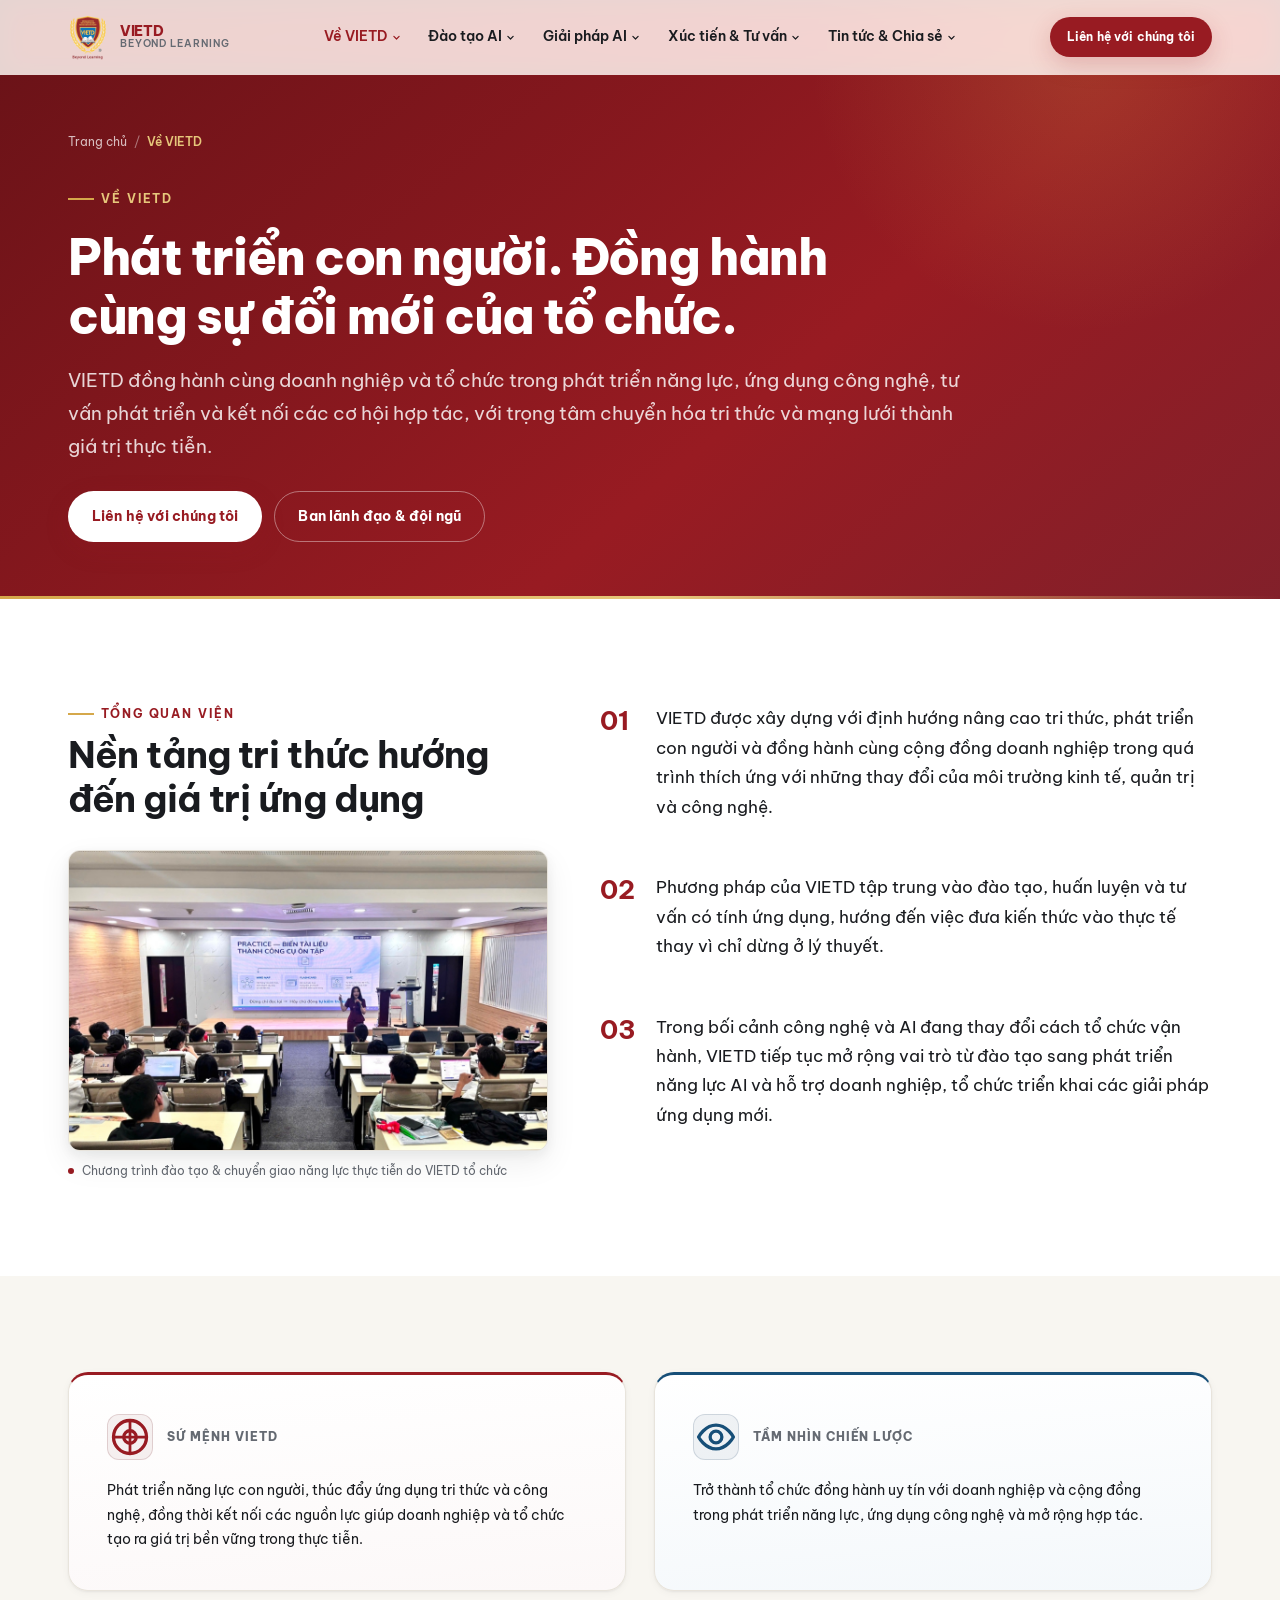
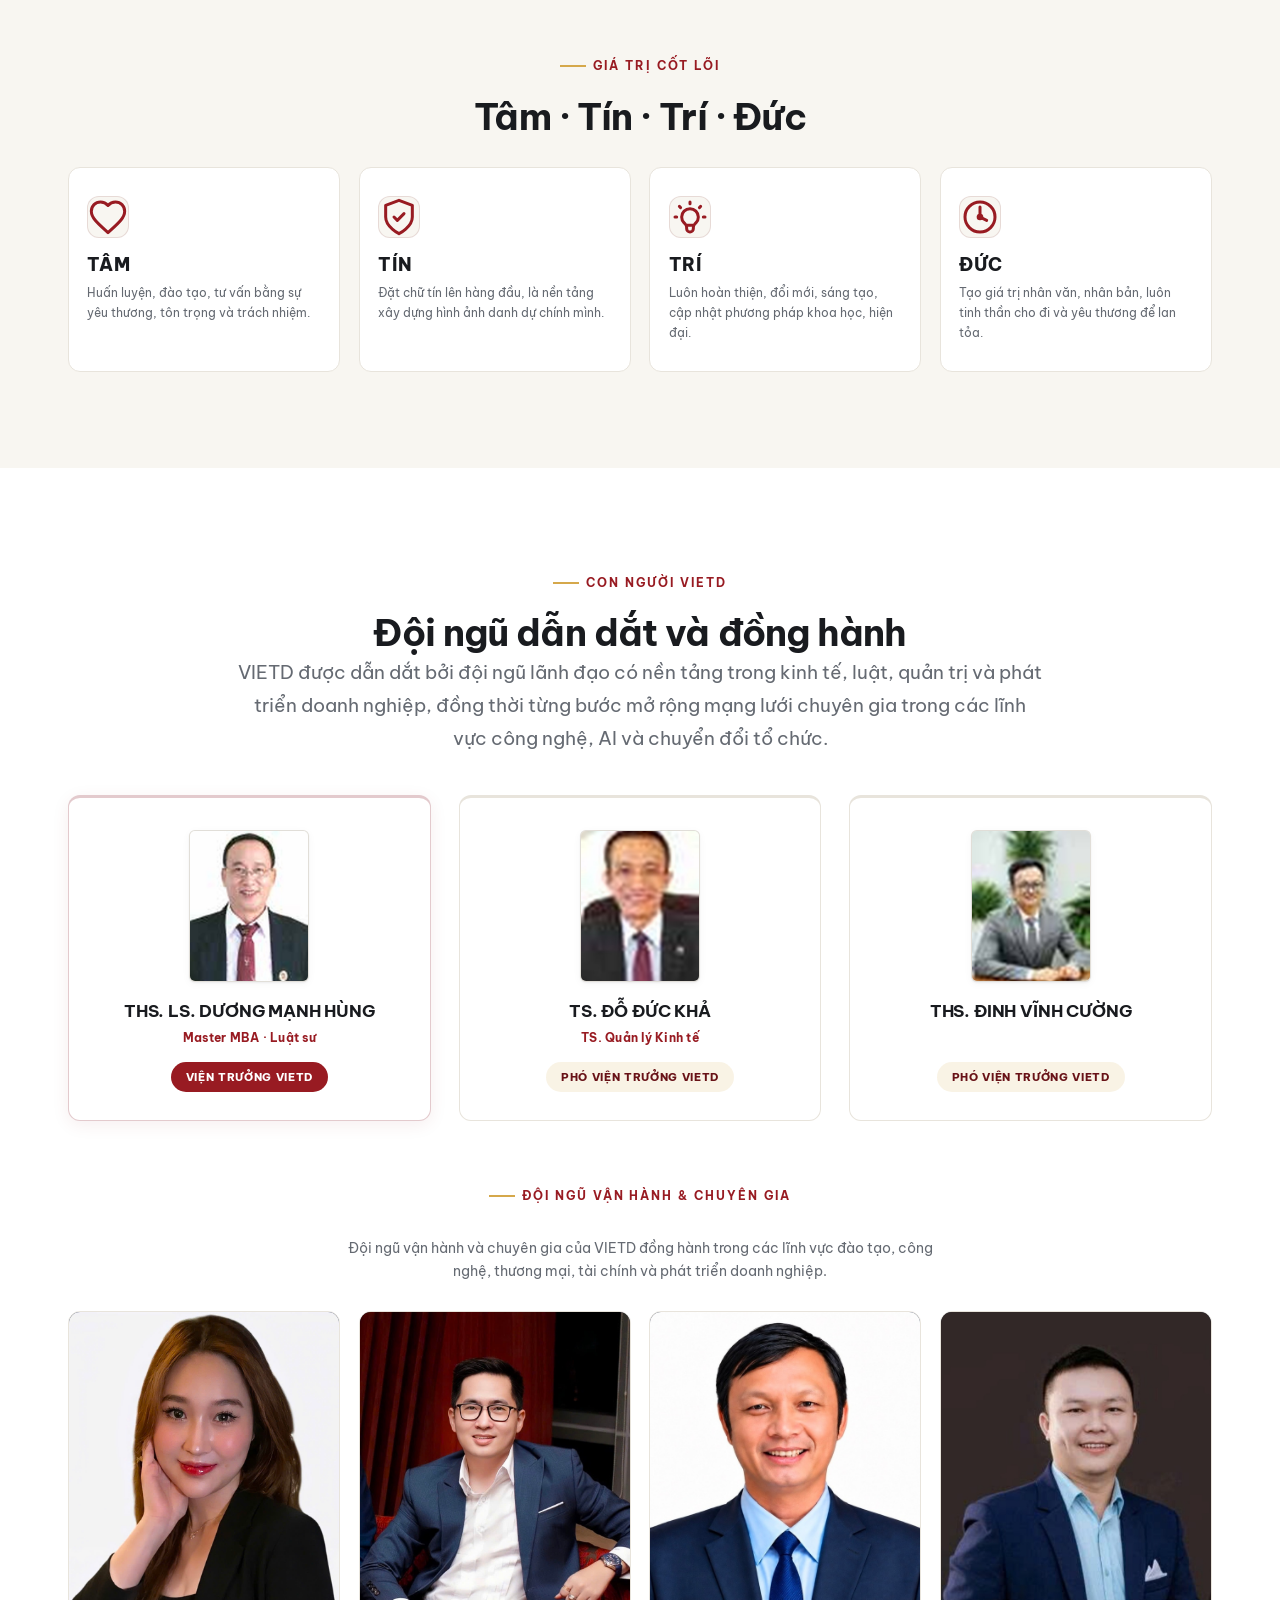
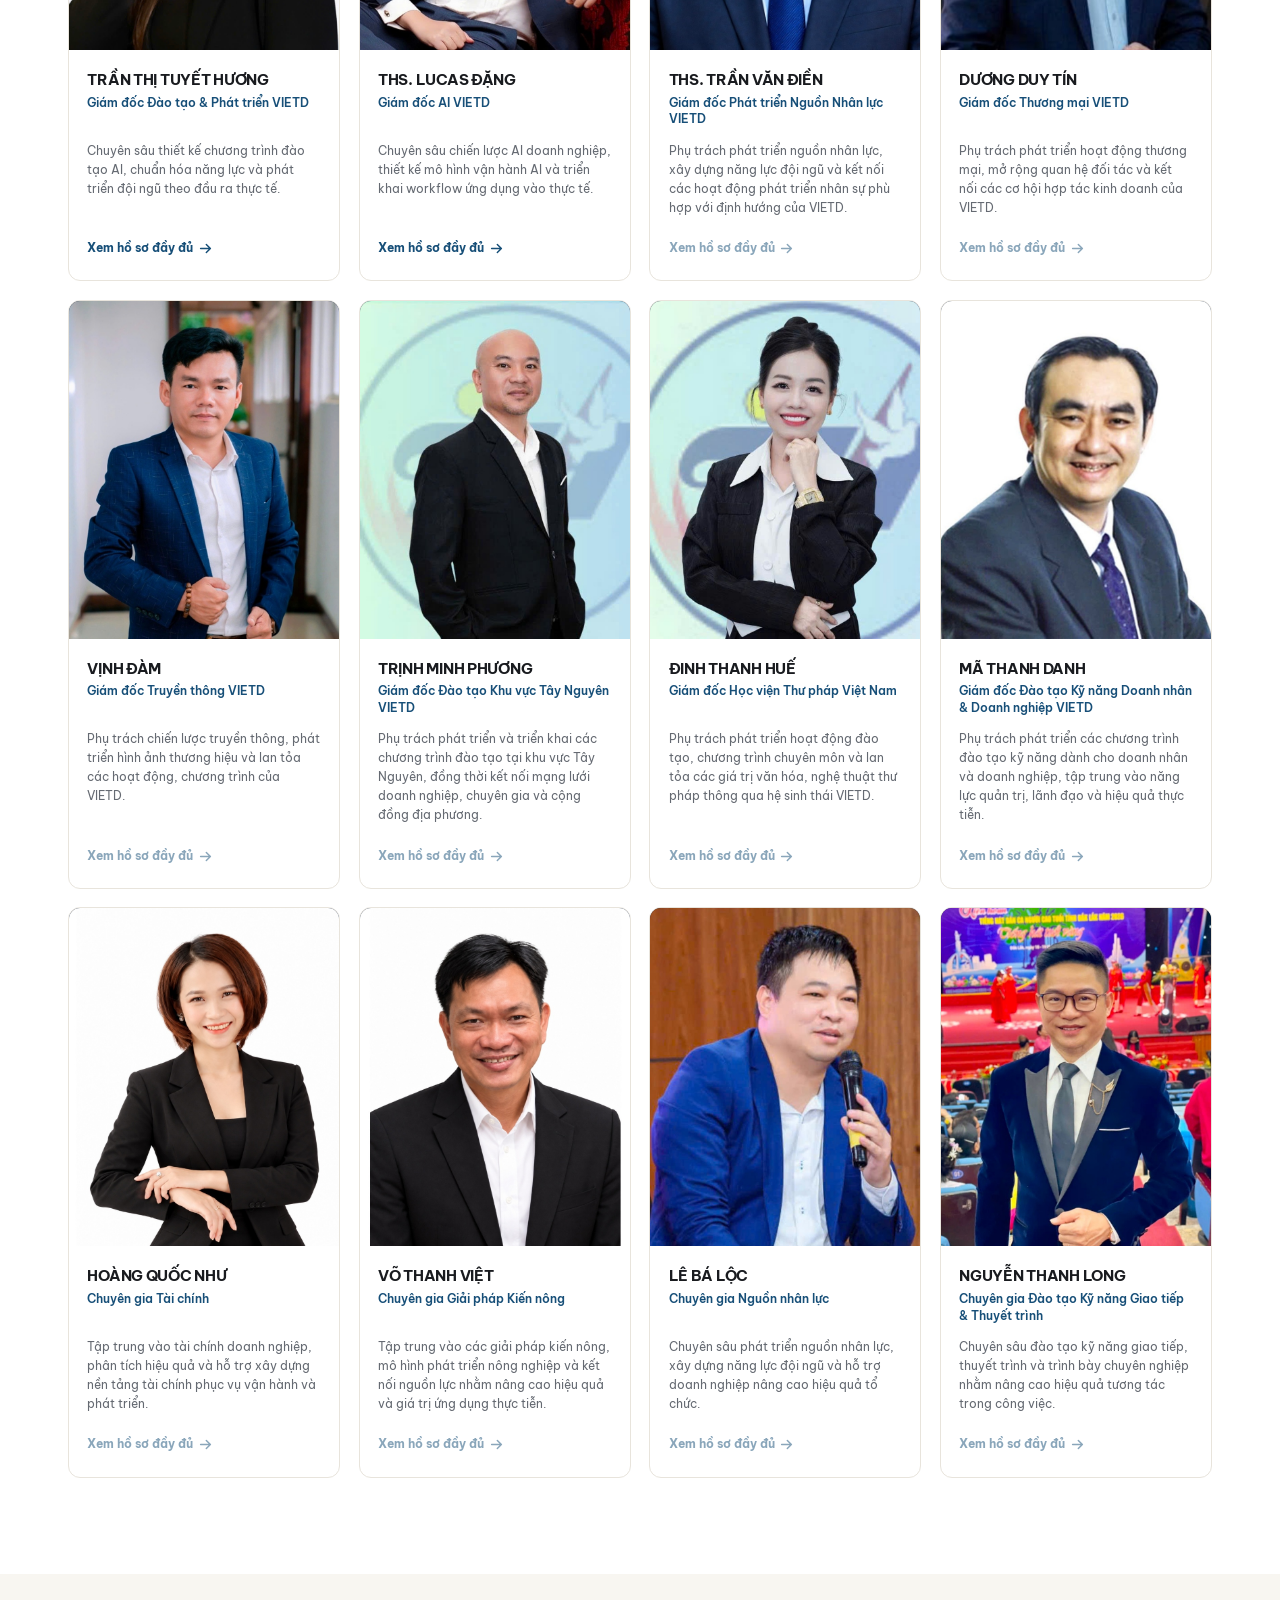
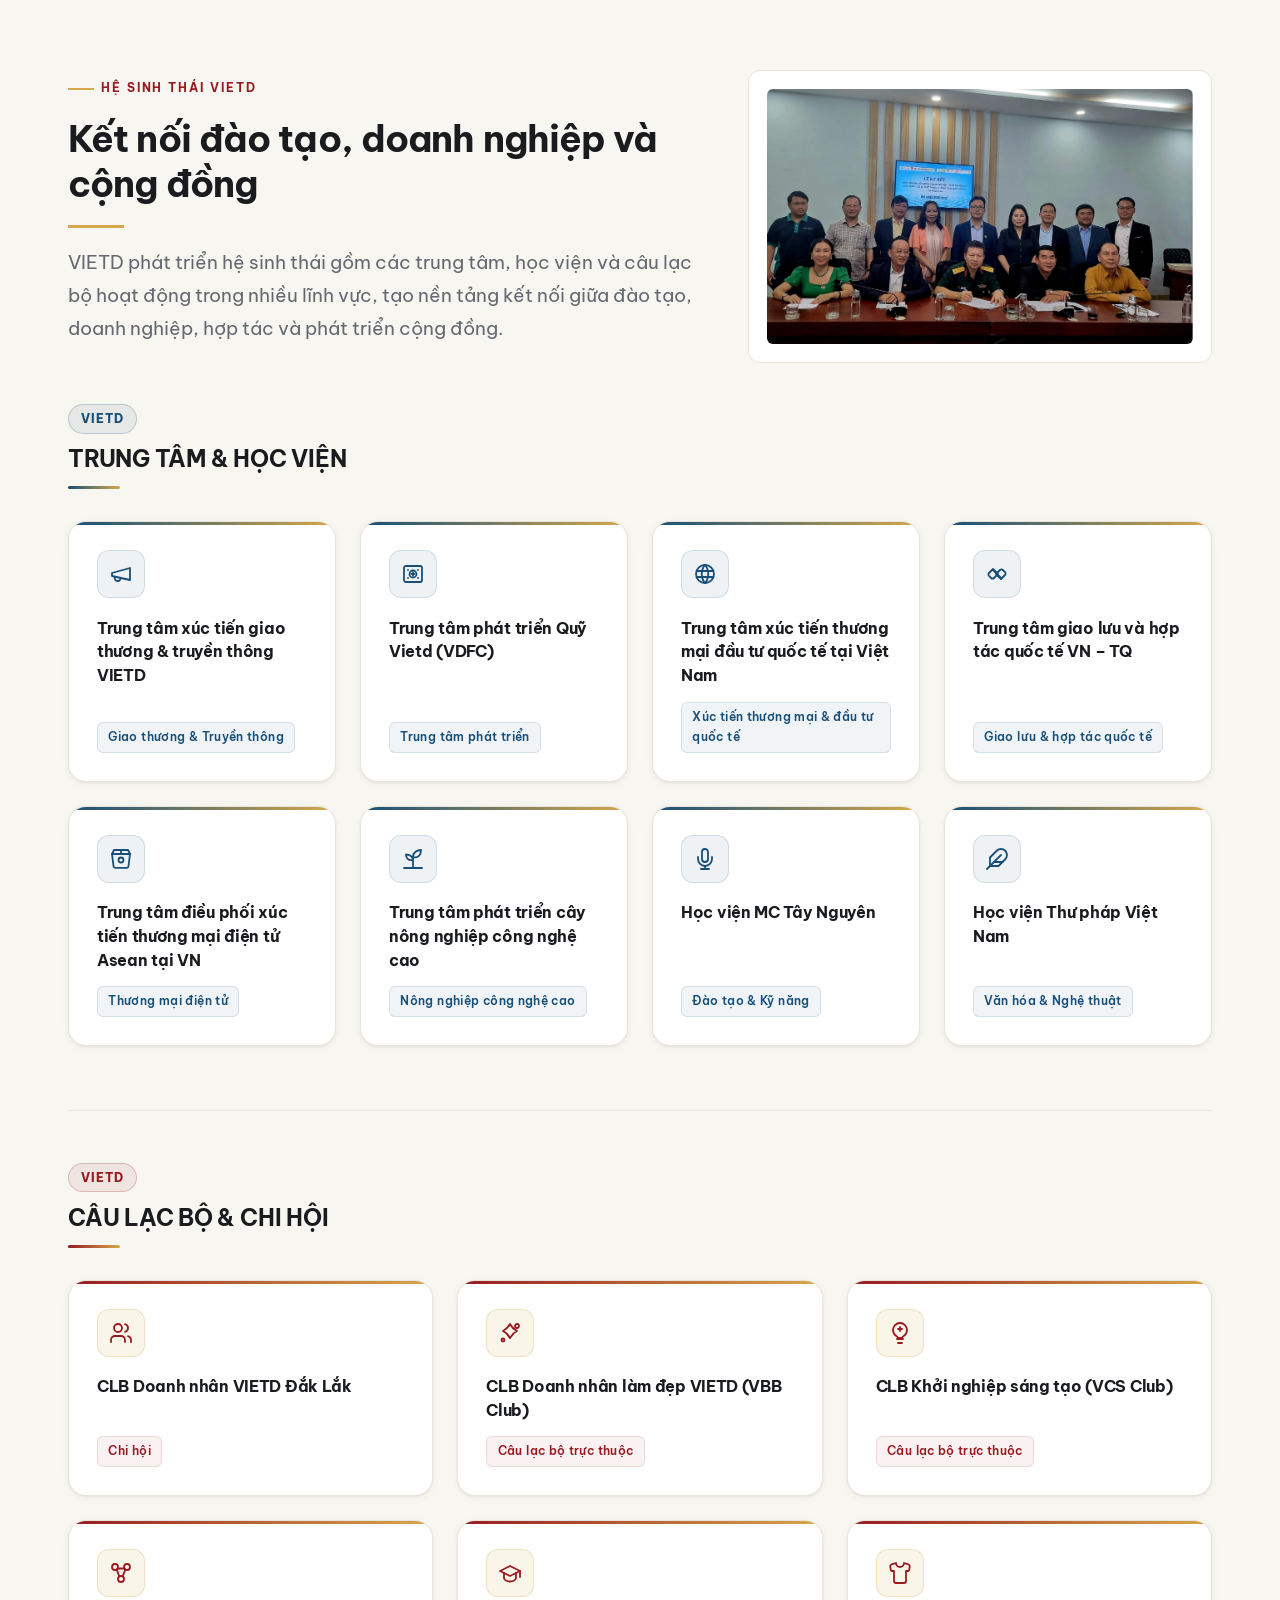
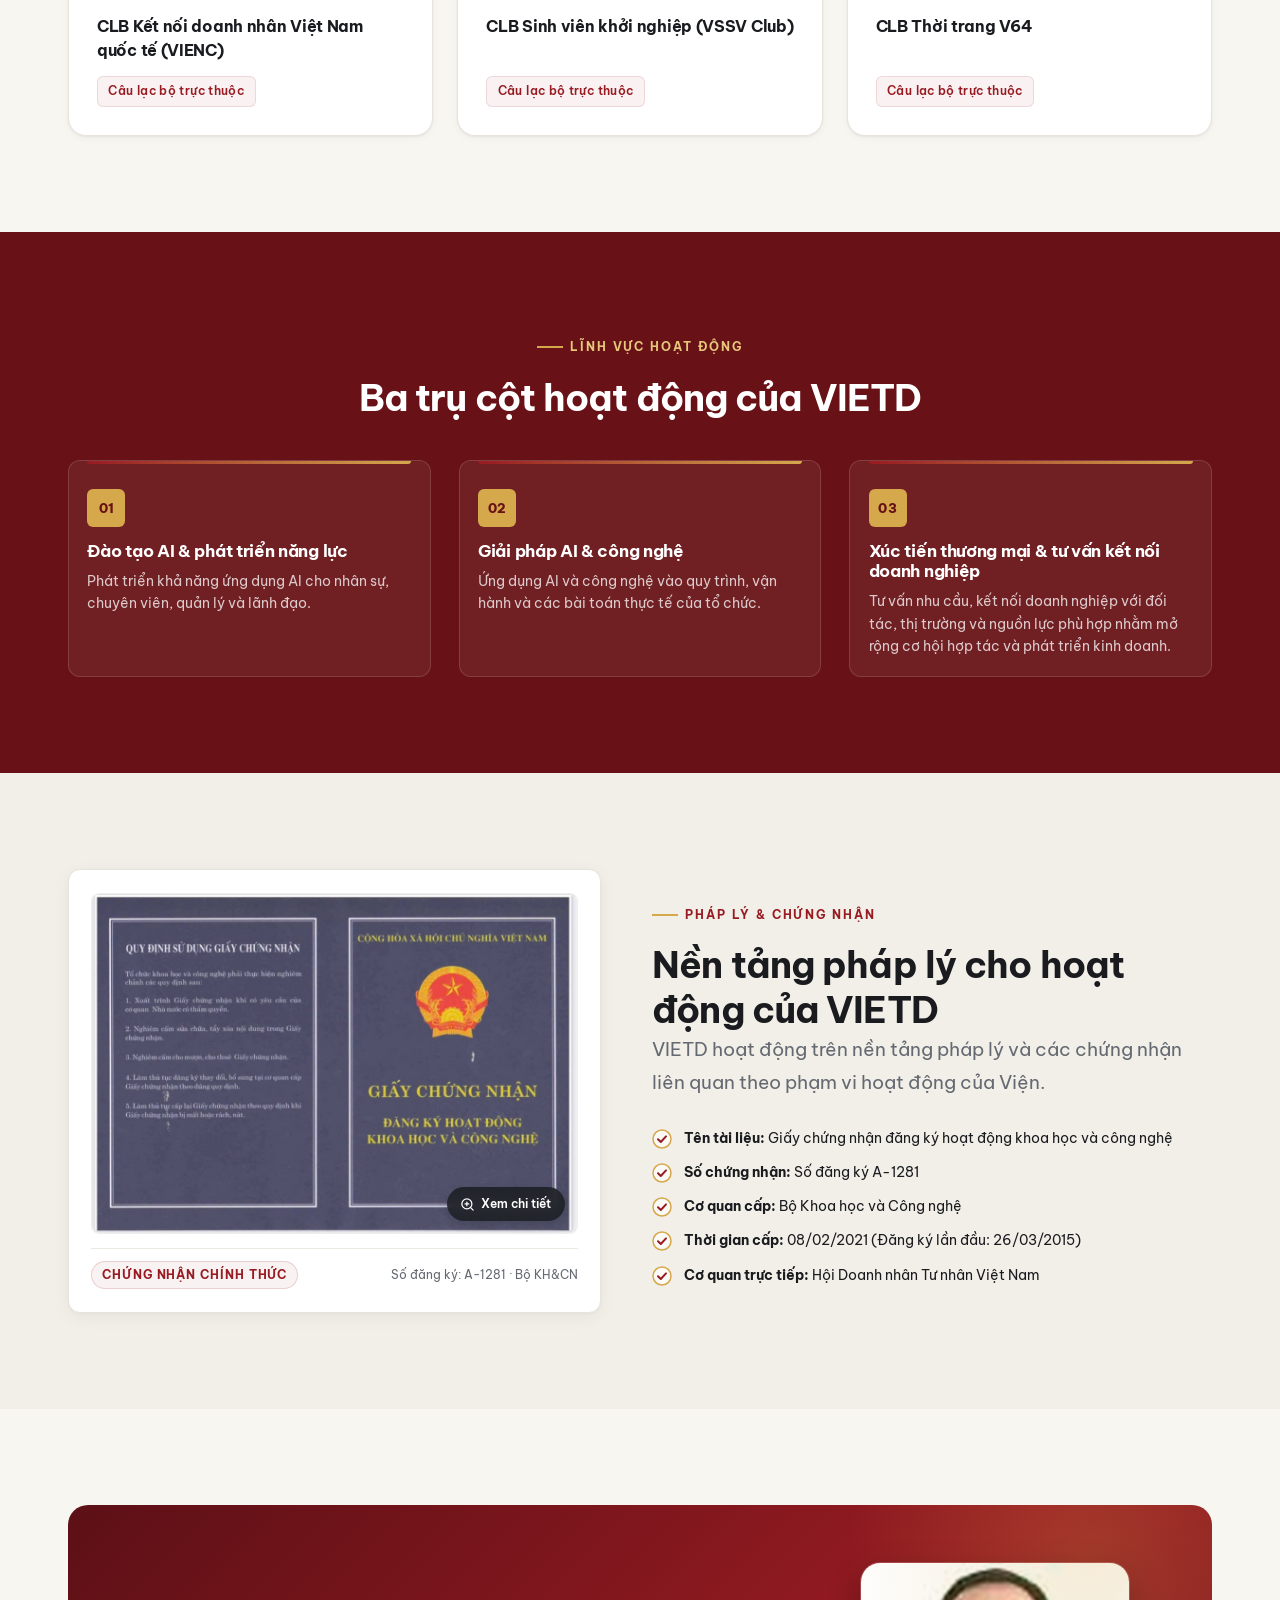
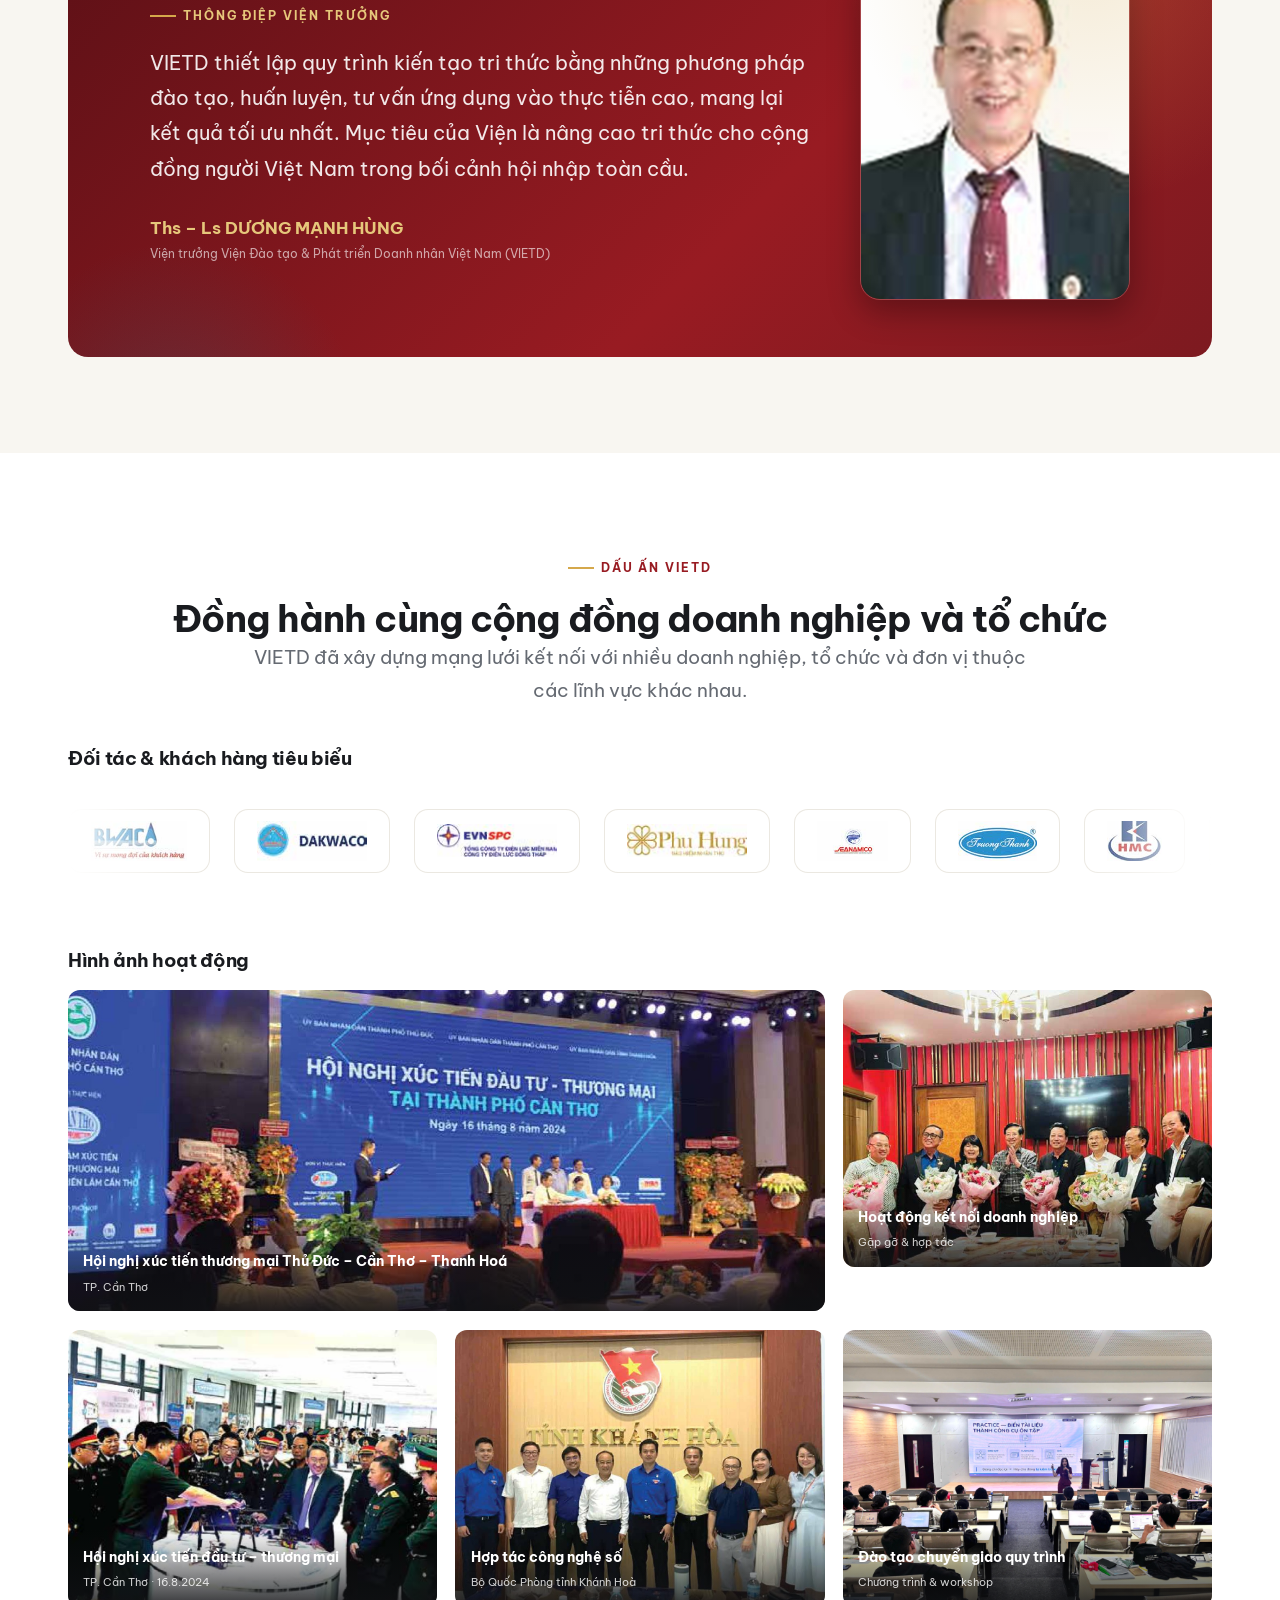
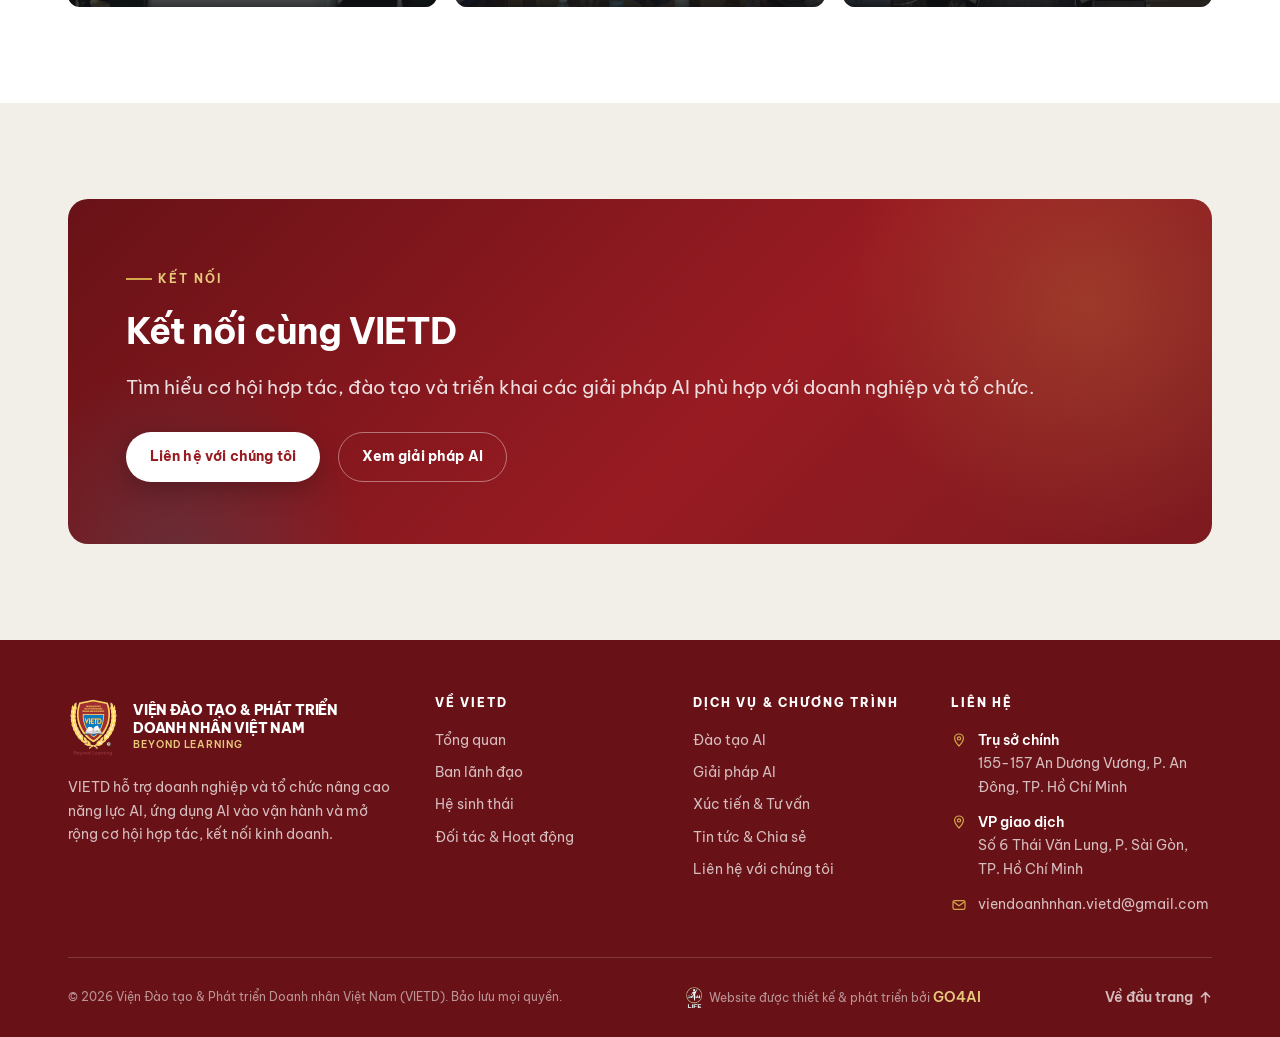
<file: ve-vietd.html>
<!DOCTYPE html>
<html lang="vi">
<head>
<meta charset="UTF-8">
<meta name="viewport" content="width=device-width, initial-scale=1">
<title>Về VIETD — Viện Đào tạo &amp; Phát triển Doanh nhân Việt Nam</title>
<meta name="description" content="VIETD hoạt động trong lĩnh vực đào tạo, tư vấn và phát triển tổ chức, hướng đến việc chuyển hóa tri thức thành năng lực ứng dụng trong thực tiễn.">
<meta name="theme-color" content="#981B22">
<link rel="icon" href="assets/vietd-logo.png">
<link rel="preconnect" href="https://fonts.googleapis.com">
<link rel="preconnect" href="https://fonts.gstatic.com" crossorigin>
<link href="https://fonts.googleapis.com/css2?family=Be+Vietnam+Pro:ital,wght@0,400;0,500;0,600;0,700;0,800;1,400&display=swap" rel="stylesheet">
<script>document.documentElement.classList.add("js");</script>
<link rel="stylesheet" href="assets/styles.css?v=20261027c">
<style id="leadership-styles">
.leadership-grid{
  display:grid !important;
  grid-template-columns:repeat(3, minmax(0, 1fr)) !important;
  gap:var(--sp-4, 1.5rem) !important;
  align-items:stretch !important;
  margin-bottom:var(--sp-5, 2rem) !important;
}
.leadership-card{
  background:var(--white, #fff) !important;
  border:1px solid var(--border, #E8E4DC) !important;
  border-top:3px solid var(--border, #E8E4DC) !important;
  border-radius:var(--r-md, 14px) !important;
  padding:2rem 1.25rem 1.75rem !important;
  display:flex !important;
  flex-direction:column !important;
  align-items:center !important;
  text-align:center !important;
  height:100% !important;
  box-sizing:border-box !important;
  transition:transform .3s var(--ease-out, ease-out), box-shadow .3s var(--ease, ease), border-color .3s var(--ease, ease);
}
.leadership-card:hover{
  transform:translateY(-4px);
  box-shadow:var(--shadow-md, 0 8px 24px rgba(25,27,31,.08));
  border-color:rgba(128,14,27,.25) !important;
}
.leadership-card--lead{
  border-top:3px solid var(--burgundy, #981B22) !important;
  border-color:rgba(128,14,27,.22) !important;
  box-shadow:0 4px 18px rgba(128,14,27,.07);
}
.leadership-avatar{
  position:relative !important;
  width:120px !important;
  height:152px !important;
  max-width:120px !important;
  max-height:152px !important;
  border-radius:var(--r-sm, 8px) !important;
  overflow:hidden !important;
  background:var(--ivory-2, #F5F1EA) !important;
  box-shadow:var(--shadow-sm, 0 2px 8px rgba(25,27,31,.06)) !important;
  border:1px solid rgba(25,27,31,.08) !important;
  margin-bottom:1.15rem !important;
  flex:none !important;
}
.leadership-avatar img{
  width:100% !important;
  height:100% !important;
  max-width:100% !important;
  max-height:100% !important;
  object-fit:cover !important;
  object-position:center 20% !important;
  display:block !important;
  transition:transform .4s var(--ease, ease);
}
.leadership-card:hover .leadership-avatar img{
  transform:scale(1.05);
}
.leadership-name{
  font-size:1.05rem !important;
  font-weight:700 !important;
  color:var(--charcoal, #191B1F) !important;
  margin:0 0 .35rem 0 !important;
  line-height:1.32 !important;
  letter-spacing:-.01em !important;
  display:block !important;
  width:100% !important;
}
.leadership-cred{
  font-size:var(--fs-xs, 0.78rem) !important;
  font-weight:700 !important;
  color:var(--burgundy, #981B22) !important;
  letter-spacing:.02em !important;
  margin:0 0 .85rem 0 !important;
  min-height:1.25rem !important;
  display:flex !important;
  align-items:center !important;
  justify-content:center !important;
  width:100% !important;
}
.leadership-role{
  display:inline-flex !important;
  align-items:center !important;
  justify-content:center !important;
  padding:.35rem .95rem !important;
  border-radius:var(--r-pill, 999px) !important;
  background:var(--gold-soft, #F7F1E1) !important;
  color:var(--burgundy-deep, #6E1015) !important;
  font-size:.68rem !important;
  font-weight:800 !important;
  letter-spacing:.06em !important;
  text-transform:uppercase !important;
  margin-top:auto !important;
}
.leadership-role--lead{
  background:var(--burgundy, #981B22) !important;
  color:#fff !important;
}

@media(max-width:768px){
  .leadership-grid{
    grid-template-columns:repeat(2, minmax(0, 1fr)) !important;
    gap:var(--sp-3, 1rem) !important;
  }
}
@media(max-width:560px){
  .leadership-grid{
    grid-template-columns:1fr !important;
    gap:var(--sp-3, 1rem) !important;
  }
  .leadership-card{
    padding:1.5rem 1rem !important;
  }
}
</style>
</head>
<body id="top">

<header class="site-header">
  <div class="wrap hdr-inner">
    <a class="hdr-brand" href="index.html" aria-label="VIETD — Trang chủ">
      <img src="assets/vietd-logo.png" alt="Logo VIETD">
      <span class="bt"><b>VIETD</b><span>Beyond Learning</span></span>
    </a>
    <nav class="nav" id="main-nav" aria-label="Điều hướng chính">
      <div class="nav-item">
        <a class="nav-link" href="ve-vietd.html" aria-haspopup="true">Về VIETD
          <svg class="cv" viewBox="0 0 12 12" fill="none" aria-hidden="true"><path d="M2.5 4.5L6 8l3.5-3.5" stroke="currentColor" stroke-width="1.6" stroke-linecap="round" stroke-linejoin="round"/></svg>
        </a>
        <div class="dropdown">
          <a href="#tong-quan">Tổng quan <small>Giới thiệu · Sứ mệnh · Tầm nhìn · Giá trị cốt lõi</small></a>
          <a href="#lanh-dao">Ban lãnh đạo &amp; Chuyên gia</a>
          <a href="#he-sinh-thai">Hệ sinh thái &amp; Pháp lý <small>Hệ sinh thái · Pháp lý · Chứng nhận</small></a>
          <a href="#doi-tac">Đối tác &amp; Hoạt động <small>Khách hàng · Đối tác · Hình ảnh</small></a>
        </div>
      </div>
      <div class="nav-item">
        <a class="nav-link" href="dao-tao-ai.html" aria-haspopup="true">Đào tạo AI
          <svg class="cv" viewBox="0 0 12 12" fill="none" aria-hidden="true"><path d="M2.5 4.5L6 8l3.5-3.5" stroke="currentColor" stroke-width="1.6" stroke-linecap="round" stroke-linejoin="round"/></svg>
        </a>
        <div class="dropdown">
          <a href="dao-tao-ai.html#everyone">AI for Everyone</a>
          <a href="dao-tao-ai.html#professionals">AI for Professionals</a>
          <a href="dao-tao-ai.html#leaders">AI for Leaders</a>
        </div>
      </div>
      <div class="nav-item">
        <a class="nav-link" href="giai-phap-ai.html" aria-haspopup="true">Giải pháp AI
          <svg class="cv" viewBox="0 0 12 12" fill="none" aria-hidden="true"><path d="M2.5 4.5L6 8l3.5-3.5" stroke="currentColor" stroke-width="1.6" stroke-linecap="round" stroke-linejoin="round"/></svg>
        </a>
        <div class="dropdown">
          <a href="giai-phap-ai.html#sales-marketing">Sales &amp; Marketing</a>
          <a href="giai-phap-ai.html#people-learning">People &amp; Learning</a>
          <a href="giai-phap-ai.html#operations">Operations</a>
          <a href="giai-phap-ai.html#customer-experience">Customer Experience</a>
        </div>
      </div>
      <div class="nav-item">
        <a class="nav-link" href="xuc-tien-thuong-mai.html" aria-haspopup="true">Xúc tiến &amp; Tư vấn
          <svg class="cv" viewBox="0 0 12 12" fill="none" aria-hidden="true"><path d="M2.5 4.5L6 8l3.5-3.5" stroke="currentColor" stroke-width="1.6" stroke-linecap="round" stroke-linejoin="round"/></svg>
        </a>
        <div class="dropdown">
          <a href="xuc-tien-thuong-mai.html#thuong-mai-dau-tu">Thương mại &amp; Đầu tư</a>
          <a href="xuc-tien-thuong-mai.html#phap-ly-thue">Pháp lý &amp; Thuế</a>
          <a href="xuc-tien-thuong-mai.html#tai-cau-truc">Tái cấu trúc doanh nghiệp</a>
        </div>
      </div>
      <div class="nav-item">
        <a class="nav-link" href="tin-tuc.html" aria-haspopup="true">Tin tức &amp; Chia sẻ
          <svg class="cv" viewBox="0 0 12 12" fill="none" aria-hidden="true"><path d="M2.5 4.5L6 8l3.5-3.5" stroke="currentColor" stroke-width="1.6" stroke-linecap="round" stroke-linejoin="round"/></svg>
        </a>
        <div class="dropdown">
          <a href="tin-tuc.html#tin-vietd">Tin tức VIETD</a>
          <a href="tin-tuc.html#kien-thuc">Kiến thức &amp; Góc nhìn AI</a>
        </div>
      </div>
      <button class="btn btn-primary nav-cta" data-consult type="button">Liên hệ với chúng tôi</button>
    </nav>
    <div class="hdr-actions">
      <button class="btn btn-primary btn-sm" data-consult type="button">Liên hệ với chúng tôi</button>
      <button class="nav-toggle" aria-label="Mở menu" aria-expanded="false" aria-controls="main-nav"><span></span></button>
    </div>
  </div>
</header>

<main>

<!-- 01. HERO -->
<section class="page-head">
  <div class="wrap">
    <nav class="crumbs" aria-label="Breadcrumb">
      <a href="index.html">Trang chủ</a><span>/</span><span class="cur">Về VIETD</span>
    </nav>
    <span class="eyebrow">Về VIETD</span>
    <h1 class="h1">Phát triển con người. Đồng hành cùng sự đổi mới của tổ chức.</h1>
    <p class="lead" style="max-width:70ch">
      VIETD đồng hành cùng doanh nghiệp và tổ chức trong phát triển năng lực, ứng dụng công nghệ, tư vấn phát triển và kết nối các cơ hội hợp tác, với trọng tâm chuyển hóa tri thức và mạng lưới thành giá trị thực tiễn.
    </p>
    <div class="btn-row">
      <button class="btn btn-primary" data-consult type="button" style="background:#fff;color:var(--burgundy)">Liên hệ với chúng tôi</button>
      <a class="btn btn-ghost-lt" href="#lanh-dao">Ban lãnh đạo &amp; đội ngũ</a>
    </div>
  </div>
</section>

<!-- 02. TỔNG QUAN -->
<section class="section section--white" id="tong-quan">
  <div class="wrap">
    <div class="about-intro-split">
      <div class="about-intro-left rv">
        <span class="eyebrow">Tổng quan Viện</span>
        <h2 class="h2">Nền tảng tri thức hướng đến giá trị ứng dụng</h2>
        <div class="about-intro-figure">
          <div class="about-intro-img-box">
            <img src="assets/act-02.jpg" alt="Chương trình đào tạo chuyển giao quy trình do VIETD tổ chức" loading="lazy">
          </div>
          <figcaption class="about-intro-caption">
            <span class="cap-indicator"></span>
            <span>Chương trình đào tạo &amp; chuyển giao năng lực thực tiễn do VIETD tổ chức</span>
          </figcaption>
        </div>
      </div>
      <div class="about-intro-right rv rv-d1">
        <div class="about-ed-item">
          <div class="about-ed-num">01</div>
          <div class="about-ed-body">
            <p>
              VIETD được xây dựng với định hướng nâng cao tri thức, phát triển con người
              và đồng hành cùng cộng đồng doanh nghiệp trong quá trình thích ứng với
              những thay đổi của môi trường kinh tế, quản trị và công nghệ.
            </p>
          </div>
        </div>
        <div class="about-ed-item">
          <div class="about-ed-num">02</div>
          <div class="about-ed-body">
            <p>
              Phương pháp của VIETD tập trung vào đào tạo, huấn luyện và tư vấn có tính
              ứng dụng, hướng đến việc đưa kiến thức vào thực tế thay vì chỉ dừng ở lý thuyết.
            </p>
          </div>
        </div>
        <div class="about-ed-item">
          <div class="about-ed-num">03</div>
          <div class="about-ed-body">
            <p>
              Trong bối cảnh công nghệ và AI đang thay đổi cách tổ chức vận hành, VIETD
              tiếp tục mở rộng vai trò từ đào tạo sang phát triển năng lực AI và hỗ trợ
              doanh nghiệp, tổ chức triển khai các giải pháp ứng dụng mới.
            </p>
          </div>
        </div>
      </div>
    </div>
  </div>
</section>

<!-- SỨ MỆNH / TẦM NHÌN / GIÁ TRỊ -->
<section class="section section--ivory">
  <div class="wrap">
    <!-- 2 FEATURE CARDS: SỨ MỆNH & TẦM NHÌN -->
    <div class="about-features-grid mb-5">
      <!-- SỨ MỆNH -->
      <article class="about-feat-card about-feat-card--burgundy rv">
        <div class="about-feat-header">
          <div class="about-feat-icon">
            <svg viewBox="0 0 24 24" fill="none" aria-hidden="true"><circle cx="12" cy="12" r="9" stroke="currentColor" stroke-width="1.8"/><path d="M12 3v18M3 12h18" stroke="currentColor" stroke-width="1.5"/><circle cx="12" cy="12" r="3.4" stroke="currentColor" stroke-width="1.8"/></svg>
          </div>
          <span class="about-feat-badge">SỨ MỆNH VIETD</span>
        </div>
        <p class="about-feat-desc">
          Phát triển năng lực con người, thúc đẩy ứng dụng tri thức và công nghệ, đồng thời kết nối các nguồn lực giúp doanh nghiệp và tổ chức tạo ra giá trị bền vững trong thực tiễn.
        </p>
      </article>

      <!-- TẦM NHÌN -->
      <article class="about-feat-card about-feat-card--blue rv rv-d1">
        <div class="about-feat-header">
          <div class="about-feat-icon">
            <svg viewBox="0 0 24 24" fill="none" aria-hidden="true"><path d="M2.5 12S6 5.5 12 5.5 21.5 12 21.5 12 18 18.5 12 18.5 2.5 12 2.5 12z" stroke="currentColor" stroke-width="1.8" stroke-linejoin="round"/><circle cx="12" cy="12" r="3.2" stroke="currentColor" stroke-width="1.8"/></svg>
          </div>
          <span class="about-feat-badge">TẦM NHÌN CHIẾN LƯỢC</span>
        </div>
        <p class="about-feat-desc">
          Trở thành tổ chức đồng hành uy tín với doanh nghiệp và cộng đồng trong phát triển năng lực, ứng dụng công nghệ và mở rộng hợp tác.
        </p>
      </article>
    </div>

    <!-- 4 GIÁ TRỊ CỐT LÕI -->
    <div class="rv mt-6">
      <div class="center mb-4">
        <span class="eyebrow eyebrow--center">Giá trị cốt lõi</span>
        <h2 class="h2">Tâm · Tín · Trí · Đức</h2>
      </div>
      <div class="about-core-grid">
        <!-- TÂM -->
        <article class="about-core-card rv">
          <div class="about-core-icon">
            <svg viewBox="0 0 24 24" fill="none" aria-hidden="true"><path d="M12 21.35l-1.45-1.32C5.4 15.36 2 12.28 2 8.5 2 5.42 4.42 3 7.5 3c1.74 0 3.41.81 4.5 2.09C13.09 3.81 14.76 3 16.5 3 19.58 3 22 5.42 22 8.5c0 3.78-3.4 6.86-8.55 11.54L12 21.35z" stroke="currentColor" stroke-width="1.8" stroke-linecap="round" stroke-linejoin="round"/></svg>
          </div>
          <h3 class="about-core-title">TÂM</h3>
          <p class="about-core-text">
            Huấn luyện, đào tạo, tư vấn bằng sự yêu thương, tôn trọng và trách nhiệm.
          </p>
        </article>

        <!-- TÍN -->
        <article class="about-core-card rv rv-d1">
          <div class="about-core-icon">
            <svg viewBox="0 0 24 24" fill="none" aria-hidden="true"><path d="M12 22s8-4 8-10V5l-8-3-8 3v7c0 6 8 10 8 10z" stroke="currentColor" stroke-width="1.8" stroke-linecap="round" stroke-linejoin="round"/><path d="M9 12l2 2 4-4" stroke="currentColor" stroke-width="1.8" stroke-linecap="round" stroke-linejoin="round"/></svg>
          </div>
          <h3 class="about-core-title">TÍN</h3>
          <p class="about-core-text">
            Đặt chữ tín lên hàng đầu, là nền tảng xây dựng hình ảnh danh dự chính mình.
          </p>
        </article>

        <!-- TRÍ -->
        <article class="about-core-card rv rv-d2">
          <div class="about-core-icon">
            <svg viewBox="0 0 24 24" fill="none" aria-hidden="true"><path d="M9.663 17h4.673M12 3v1m6.364 1.636l-.707.707M21 12h-1M4 12H3m3.343-5.657l-.707-.707m2.828 9.9a5 5 0 1 1 7.072 0l-.548.547A3.374 3.374 0 0 0 14 18.469V19a2 2 0 1 1-4 0v-.531c0-.895-.356-1.754-.988-2.386l-.548-.547z" stroke="currentColor" stroke-width="1.8" stroke-linecap="round" stroke-linejoin="round"/></svg>
          </div>
          <h3 class="about-core-title">TRÍ</h3>
          <p class="about-core-text">
            Luôn hoàn thiện, đổi mới, sáng tạo, cập nhật phương pháp khoa học, hiện đại.
          </p>
        </article>

        <!-- ĐỨC -->
        <article class="about-core-card rv rv-d3">
          <div class="about-core-icon">
            <svg viewBox="0 0 24 24" fill="none" aria-hidden="true"><circle cx="12" cy="12" r="9" stroke="currentColor" stroke-width="1.8"/><path d="M12 6v6l4 2" stroke="currentColor" stroke-width="1.8" stroke-linecap="round"/><circle cx="12" cy="12" r="2" fill="currentColor"/></svg>
          </div>
          <h3 class="about-core-title">ĐỨC</h3>
          <p class="about-core-text">
            Tạo giá trị nhân văn, nhân bản, luôn tinh thần cho đi và yêu thương để lan tỏa.
          </p>
        </article>
      </div>
    </div>
  </div>
</section>

<!-- 03. BAN LÃNH ĐẠO -->
<section class="section section--white" id="lanh-dao">
  <div class="wrap">
    <div class="center mb-4" style="margin-bottom:var(--sp-5)">
      <span class="eyebrow eyebrow--center">Con người VIETD</span>
      <h2 class="h2">Đội ngũ dẫn dắt và đồng hành</h2>
      <p class="lead center" style="margin-inline:auto">
        VIETD được dẫn dắt bởi đội ngũ lãnh đạo có nền tảng trong kinh tế, luật,
        quản trị và phát triển doanh nghiệp, đồng thời từng bước mở rộng mạng lưới
        chuyên gia trong các lĩnh vực công nghệ, AI và chuyển đổi tổ chức.
      </p>
    </div>

    <div class="leadership-grid">
      <!-- 01: THS. LS. DƯƠNG MẠNH HÙNG — VIỆN TRƯỞNG -->
      <article class="leadership-card leadership-card--lead rv">
        <div class="leadership-avatar">
          <img src="assets/leader-hung.jpg" alt="ThS. LS. Dương Mạnh Hùng — Viện trưởng VIETD" width="120" height="152">
        </div>
        <h3 class="leadership-name">THS. LS. DƯƠNG MẠNH HÙNG</h3>
        <div class="leadership-cred">Master MBA · Luật sư</div>
        <div class="leadership-role leadership-role--lead">Viện trưởng VIETD</div>
      </article>

      <!-- 02: TS. ĐỖ ĐỨC KHẢ — PHÓ VIỆN TRƯỞNG -->
      <article class="leadership-card rv rv-d1">
        <div class="leadership-avatar">
          <img src="assets/leader-kha.jpg" alt="TS. Đỗ Đức Khả — Phó Viện trưởng VIETD" width="120" height="152">
        </div>
        <h3 class="leadership-name">TS. ĐỖ ĐỨC KHẢ</h3>
        <div class="leadership-cred">TS. Quản lý Kinh tế</div>
        <div class="leadership-role">Phó Viện trưởng VIETD</div>
      </article>

      <!-- 03: THS. ĐINH VĨNH CƯỜNG — PHÓ VIỆN TRƯỞNG -->
      <article class="leadership-card rv rv-d2">
        <div class="leadership-avatar">
          <img src="assets/leader-cuong.jpg" alt="ThS. Đinh Vĩnh Cường — Phó Viện trưởng VIETD" width="120" height="152">
        </div>
        <h3 class="leadership-name">THS. ĐINH VĨNH CƯỜNG</h3>
        <div class="leadership-cred" aria-hidden="true">&nbsp;</div>
        <div class="leadership-role">Phó Viện trưởng VIETD</div>
      </article>
    </div>

    <div class="mt-6 rv" style="margin-top:var(--sp-6)">
      <div class="center mb-4">
        <span class="eyebrow eyebrow--center">ĐỘI NGŨ VẬN HÀNH &amp; CHUYÊN GIA</span>
        <p class="muted" style="max-width:68ch;margin-inline:auto;font-size:var(--fs-sm);margin-top:.75rem">
          Đội ngũ vận hành và chuyên gia của VIETD đồng hành trong các lĩnh vực đào tạo, công nghệ, thương mại, tài chính và phát triển doanh nghiệp.
        </p>
      </div>

      <div class="expert-grid">
        <!-- 01: TRẦN THỊ TUYẾT HƯƠNG -->
        <article class="expert-card rv">
          <div class="expert-avatar-wrap">
            <img src="assets/expert-huong.png" alt="Trần Thị Tuyết Hương — Giám đốc Đào tạo &amp; Phát triển VIETD" loading="lazy">
          </div>
          <div class="expert-info">
            <h4 class="expert-name">TRẦN THỊ TUYẾT HƯƠNG</h4>
            <span class="expert-role">Giám đốc Đào tạo &amp; Phát triển VIETD</span>
            <p class="expert-field">Chuyên sâu thiết kế chương trình đào tạo AI, chuẩn hóa năng lực và phát triển đội ngũ theo đầu ra thực tế.</p>
            <a class="expert-cta" href="https://drive.google.com/file/d/1P104KehpOIjjJ6p9r7DIBUS5DxHoZ1Wq/view" target="_blank" rel="noopener">
              Xem hồ sơ đầy đủ
              <svg class="arw" width="13" height="13" viewBox="0 0 16 16" fill="none" aria-hidden="true"><path d="M2 8h12M9 3l5 5-5 5" stroke="currentColor" stroke-width="1.8" stroke-linecap="round" stroke-linejoin="round"/></svg>
            </a>
          </div>
        </article>

        <!-- 02: THS. LUCAS ĐẶNG -->
        <article class="expert-card rv rv-d1">
          <div class="expert-avatar-wrap">
            <img src="assets/expert-lucas.jpg" alt="ThS. Lucas Đặng — Giám đốc AI VIETD" loading="lazy">
          </div>
          <div class="expert-info">
            <h4 class="expert-name">THS. LUCAS ĐẶNG</h4>
            <span class="expert-role">Giám đốc AI VIETD</span>
            <p class="expert-field">Chuyên sâu chiến lược AI doanh nghiệp, thiết kế mô hình vận hành AI và triển khai workflow ứng dụng vào thực tế.</p>
            <a class="expert-cta" href="https://go4ai.org/gv-lucas/" target="_blank" rel="noopener">
              Xem hồ sơ đầy đủ
              <svg class="arw" width="13" height="13" viewBox="0 0 16 16" fill="none" aria-hidden="true"><path d="M2 8h12M9 3l5 5-5 5" stroke="currentColor" stroke-width="1.8" stroke-linecap="round" stroke-linejoin="round"/></svg>
            </a>
          </div>
        </article>

        <!-- 03: THS. TRẦN VĂN ĐIỀN -->
        <article class="expert-card rv rv-d2">
          <div class="expert-avatar-wrap">
            <img src="assets/leader-dien.jpg" alt="ThS. Trần Văn Điền — Giám đốc Phát triển Nguồn Nhân lực VIETD" loading="lazy">
          </div>
          <div class="expert-info">
            <h4 class="expert-name">THS. TRẦN VĂN ĐIỀN</h4>
            <span class="expert-role">Giám đốc Phát triển Nguồn Nhân lực VIETD</span>
            <p class="expert-field">Phụ trách phát triển nguồn nhân lực, xây dựng năng lực đội ngũ và kết nối các hoạt động phát triển nhân sự phù hợp với định hướng của VIETD.</p>
            <span class="expert-cta expert-cta--disabled" aria-disabled="true">
              Xem hồ sơ đầy đủ
              <svg class="arw" width="13" height="13" viewBox="0 0 16 16" fill="none" aria-hidden="true"><path d="M2 8h12M9 3l5 5-5 5" stroke="currentColor" stroke-width="1.8" stroke-linecap="round" stroke-linejoin="round"/></svg>
            </span>
          </div>
        </article>

        <!-- 04: DƯƠNG DUY TÍN -->
        <article class="expert-card rv rv-d3">
          <div class="expert-avatar-wrap">
            <img src="assets/expert-tin.jpg" alt="Dương Duy Tín — Giám đốc Thương mại VIETD" loading="lazy">
          </div>
          <div class="expert-info">
            <h4 class="expert-name">DƯƠNG DUY TÍN</h4>
            <span class="expert-role">Giám đốc Thương mại VIETD</span>
            <p class="expert-field">Phụ trách phát triển hoạt động thương mại, mở rộng quan hệ đối tác và kết nối các cơ hội hợp tác kinh doanh của VIETD.</p>
            <span class="expert-cta expert-cta--disabled" aria-disabled="true">
              Xem hồ sơ đầy đủ
              <svg class="arw" width="13" height="13" viewBox="0 0 16 16" fill="none" aria-hidden="true"><path d="M2 8h12M9 3l5 5-5 5" stroke="currentColor" stroke-width="1.8" stroke-linecap="round" stroke-linejoin="round"/></svg>
            </span>
          </div>
        </article>

        <!-- 05: VỊNH ĐÀM -->
        <article class="expert-card rv">
          <div class="expert-avatar-wrap">
            <img src="assets/expert-vinh.jpg" alt="Vịnh Đàm — Giám đốc Truyền thông VIETD" loading="lazy">
          </div>
          <div class="expert-info">
            <h4 class="expert-name">VỊNH ĐÀM</h4>
            <span class="expert-role">Giám đốc Truyền thông VIETD</span>
            <p class="expert-field">Phụ trách chiến lược truyền thông, phát triển hình ảnh thương hiệu và lan tỏa các hoạt động, chương trình của VIETD.</p>
            <span class="expert-cta expert-cta--disabled" aria-disabled="true">
              Xem hồ sơ đầy đủ
              <svg class="arw" width="13" height="13" viewBox="0 0 16 16" fill="none" aria-hidden="true"><path d="M2 8h12M9 3l5 5-5 5" stroke="currentColor" stroke-width="1.8" stroke-linecap="round" stroke-linejoin="round"/></svg>
            </span>
          </div>
        </article>

        <!-- 06: TRỊNH MINH PHƯƠNG -->
        <article class="expert-card rv rv-d1">
          <div class="expert-avatar-wrap">
            <img src="assets/expert-phuong.jpg" alt="Trịnh Minh Phương — Giám đốc Đào tạo Khu vực Tây Nguyên VIETD" loading="lazy">
          </div>
          <div class="expert-info">
            <h4 class="expert-name">TRỊNH MINH PHƯƠNG</h4>
            <span class="expert-role">Giám đốc Đào tạo Khu vực Tây Nguyên VIETD</span>
            <p class="expert-field">Phụ trách phát triển và triển khai các chương trình đào tạo tại khu vực Tây Nguyên, đồng thời kết nối mạng lưới doanh nghiệp, chuyên gia và cộng đồng địa phương.</p>
            <span class="expert-cta expert-cta--disabled" aria-disabled="true">
              Xem hồ sơ đầy đủ
              <svg class="arw" width="13" height="13" viewBox="0 0 16 16" fill="none" aria-hidden="true"><path d="M2 8h12M9 3l5 5-5 5" stroke="currentColor" stroke-width="1.8" stroke-linecap="round" stroke-linejoin="round"/></svg>
            </span>
          </div>
        </article>

        <!-- 07: ĐINH THANH HUẾ -->
        <article class="expert-card rv rv-d2">
          <div class="expert-avatar-wrap">
            <img src="assets/expert-hue.jpg" alt="Đinh Thanh Huế — Giám đốc Học viện Thư pháp Việt Nam" loading="lazy">
          </div>
          <div class="expert-info">
            <h4 class="expert-name">ĐINH THANH HUẾ</h4>
            <span class="expert-role">Giám đốc Học viện Thư pháp Việt Nam</span>
            <p class="expert-field">Phụ trách phát triển hoạt động đào tạo, chương trình chuyên môn và lan tỏa các giá trị văn hóa, nghệ thuật thư pháp thông qua hệ sinh thái VIETD.</p>
            <span class="expert-cta expert-cta--disabled" aria-disabled="true">
              Xem hồ sơ đầy đủ
              <svg class="arw" width="13" height="13" viewBox="0 0 16 16" fill="none" aria-hidden="true"><path d="M2 8h12M9 3l5 5-5 5" stroke="currentColor" stroke-width="1.8" stroke-linecap="round" stroke-linejoin="round"/></svg>
            </span>
          </div>
        </article>

        <!-- 08: MÃ THANH DANH -->
        <article class="expert-card rv rv-d3">
          <div class="expert-avatar-wrap">
            <img src="assets/expert-danh.jpg" alt="Mã Thanh Danh — Giám đốc Đào tạo Kỹ năng Doanh nhân &amp; Doanh nghiệp VIETD" loading="lazy">
          </div>
          <div class="expert-info">
            <h4 class="expert-name">MÃ THANH DANH</h4>
            <span class="expert-role">Giám đốc Đào tạo Kỹ năng Doanh nhân &amp; Doanh nghiệp VIETD</span>
            <p class="expert-field">Phụ trách phát triển các chương trình đào tạo kỹ năng dành cho doanh nhân và doanh nghiệp, tập trung vào năng lực quản trị, lãnh đạo và hiệu quả thực tiễn.</p>
            <span class="expert-cta expert-cta--disabled" aria-disabled="true">
              Xem hồ sơ đầy đủ
              <svg class="arw" width="13" height="13" viewBox="0 0 16 16" fill="none" aria-hidden="true"><path d="M2 8h12M9 3l5 5-5 5" stroke="currentColor" stroke-width="1.8" stroke-linecap="round" stroke-linejoin="round"/></svg>
            </span>
          </div>
        </article>

        <!-- 09: HOÀNG QUỐC NHƯ -->
        <article class="expert-card rv">
          <div class="expert-avatar-wrap">
            <img src="assets/expert-nhu.jpg" alt="Hoàng Quốc Như — Chuyên gia Tài chính" loading="lazy">
          </div>
          <div class="expert-info">
            <h4 class="expert-name">HOÀNG QUỐC NHƯ</h4>
            <span class="expert-role">Chuyên gia Tài chính</span>
            <p class="expert-field">Tập trung vào tài chính doanh nghiệp, phân tích hiệu quả và hỗ trợ xây dựng nền tảng tài chính phục vụ vận hành và phát triển.</p>
            <span class="expert-cta expert-cta--disabled" aria-disabled="true">
              Xem hồ sơ đầy đủ
              <svg class="arw" width="13" height="13" viewBox="0 0 16 16" fill="none" aria-hidden="true"><path d="M2 8h12M9 3l5 5-5 5" stroke="currentColor" stroke-width="1.8" stroke-linecap="round" stroke-linejoin="round"/></svg>
            </span>
          </div>
        </article>

        <!-- 10: VÕ THANH VIỆT -->
        <article class="expert-card rv rv-d1">
          <div class="expert-avatar-wrap">
            <img src="assets/expert-viet.jpg" alt="Võ Thanh Việt — Chuyên gia Giải pháp Kiến nông" loading="lazy">
          </div>
          <div class="expert-info">
            <h4 class="expert-name">VÕ THANH VIỆT</h4>
            <span class="expert-role">Chuyên gia Giải pháp Kiến nông</span>
            <p class="expert-field">Tập trung vào các giải pháp kiến nông, mô hình phát triển nông nghiệp và kết nối nguồn lực nhằm nâng cao hiệu quả và giá trị ứng dụng thực tiễn.</p>
            <span class="expert-cta expert-cta--disabled" aria-disabled="true">
              Xem hồ sơ đầy đủ
              <svg class="arw" width="13" height="13" viewBox="0 0 16 16" fill="none" aria-hidden="true"><path d="M2 8h12M9 3l5 5-5 5" stroke="currentColor" stroke-width="1.8" stroke-linecap="round" stroke-linejoin="round"/></svg>
            </span>
          </div>
        </article>

        <!-- 11: LÊ BÁ LỘC -->
        <article class="expert-card rv rv-d2">
          <div class="expert-avatar-wrap">
            <img src="assets/expert-loc.jpg" alt="Lê Bá Lộc — Chuyên gia Nguồn nhân lực" loading="lazy">
          </div>
          <div class="expert-info">
            <h4 class="expert-name">LÊ BÁ LỘC</h4>
            <span class="expert-role">Chuyên gia Nguồn nhân lực</span>
            <p class="expert-field">Chuyên sâu phát triển nguồn nhân lực, xây dựng năng lực đội ngũ và hỗ trợ doanh nghiệp nâng cao hiệu quả tổ chức.</p>
            <span class="expert-cta expert-cta--disabled" aria-disabled="true">
              Xem hồ sơ đầy đủ
              <svg class="arw" width="13" height="13" viewBox="0 0 16 16" fill="none" aria-hidden="true"><path d="M2 8h12M9 3l5 5-5 5" stroke="currentColor" stroke-width="1.8" stroke-linecap="round" stroke-linejoin="round"/></svg>
            </span>
          </div>
        </article>

        <!-- 12: NGUYỄN THANH LONG -->
        <article class="expert-card rv rv-d3">
          <div class="expert-avatar-wrap">
            <img src="assets/expert-long.jpg" alt="Nguyễn Thanh Long — Chuyên gia Đào tạo Kỹ năng Giao tiếp &amp; Thuyết trình" loading="lazy">
          </div>
          <div class="expert-info">
            <h4 class="expert-name">NGUYỄN THANH LONG</h4>
            <span class="expert-role">Chuyên gia Đào tạo Kỹ năng Giao tiếp &amp; Thuyết trình</span>
            <p class="expert-field">Chuyên sâu đào tạo kỹ năng giao tiếp, thuyết trình và trình bày chuyên nghiệp nhằm nâng cao hiệu quả tương tác trong công việc.</p>
            <span class="expert-cta expert-cta--disabled" aria-disabled="true">
              Xem hồ sơ đầy đủ
              <svg class="arw" width="13" height="13" viewBox="0 0 16 16" fill="none" aria-hidden="true"><path d="M2 8h12M9 3l5 5-5 5" stroke="currentColor" stroke-width="1.8" stroke-linecap="round" stroke-linejoin="round"/></svg>
            </span>
          </div>
        </article>
      </div>
    </div>
  </div>
</section>

<!-- 04. HỆ SINH THÁI & PHÁP LÝ -->
<section class="section section--ivory" id="he-sinh-thai">
  <div class="wrap">
    <div class="split split-wide" style="align-items:start;margin-bottom:var(--sp-5)">
      <div class="rv">
        <span class="eyebrow">Hệ sinh thái VIETD</span>
        <h2 class="h2">Kết nối đào tạo, doanh nghiệp và cộng đồng</h2>
        <hr class="rule">
        <p class="lead">
          VIETD phát triển hệ sinh thái gồm các trung tâm, học viện và
          câu lạc bộ hoạt động trong nhiều lĩnh vực, tạo nền tảng kết nối giữa
          đào tạo, doanh nghiệp, hợp tác và phát triển cộng đồng.
        </p>
      </div>
      <div class="rv rv-d1">
        <div class="card" style="padding:var(--sp-3);background:var(--white)">
          <img src="assets/ecosystem.png" alt="Sơ đồ hệ sinh thái Viện Doanh nhân VIETD: Giải pháp công nghệ & chuyển đổi số, Giáo dục định hướng nghề nghiệp, Tư vấn setup tái cấu trúc doanh nghiệp, Đào tạo chuyển giao quy trình" style="width:100%;border-radius:var(--r-sm)" loading="lazy">
        </div>
      </div>
    </div>

    <div class="ecosystem-groups">
      <!-- NHÓM 1: TRUNG TÂM & HỌC VIỆN -->
      <div class="ecosystem-group ecosystem-group--centers rv">
        <div class="ecosystem-group-head">
          <div><span class="ecosystem-anchor-badge ecosystem-anchor-badge--blue">VIETD</span></div>
          <h3 class="ecosystem-group-title">TRUNG TÂM &amp; HỌC VIỆN</h3>
          <div class="ecosystem-hairline ecosystem-hairline--blue" aria-hidden="true"></div>
        </div>
        <div class="ecosystem-grid ecosystem-grid--centers">
          <!-- Item 1 -->
          <div class="ecosystem-unit-card ecosystem-unit-card--center">
            <div class="ecosystem-card-icon ecosystem-card-icon--blue" aria-hidden="true">
              <svg viewBox="0 0 24 24" fill="none" stroke-width="1.8" stroke-linecap="round" stroke-linejoin="round">
                <path d="m3 11 18-5v12L3 14v-3z"></path>
                <path d="M11.6 16.8a3 3 0 1 1-5.8-1.6"></path>
              </svg>
            </div>
            <h4 class="ecosystem-card-name">Trung tâm xúc tiến giao thương &amp; truyền thông VIETD</h4>
            <span class="ecosystem-card-category ecosystem-card-category--blue">Giao thương &amp; Truyền thông</span>
          </div>

          <!-- Item 2 -->
          <div class="ecosystem-unit-card ecosystem-unit-card--center">
            <div class="ecosystem-card-icon ecosystem-card-icon--blue" aria-hidden="true">
              <svg viewBox="0 0 24 24" fill="none" stroke-width="1.8" stroke-linecap="round" stroke-linejoin="round">
                <rect x="3" y="4" width="18" height="16" rx="2"></rect>
                <circle cx="12" cy="12" r="3.5"></circle>
                <path d="M12 10.5v3"></path>
                <path d="M10.5 12h3"></path>
                <path d="M7 8h.01M17 8h.01M7 16h.01M17 16h.01"></path>
              </svg>
            </div>
            <h4 class="ecosystem-card-name">Trung tâm phát triển Quỹ Vietd (VDFC)</h4>
            <span class="ecosystem-card-category ecosystem-card-category--blue">Trung tâm phát triển</span>
          </div>

          <!-- Item 3 -->
          <div class="ecosystem-unit-card ecosystem-unit-card--center">
            <div class="ecosystem-card-icon ecosystem-card-icon--blue" aria-hidden="true">
              <svg viewBox="0 0 24 24" fill="none" stroke-width="1.8" stroke-linecap="round" stroke-linejoin="round">
                <circle cx="12" cy="12" r="9"></circle>
                <path d="M3.6 9h16.8"></path>
                <path d="M3.6 15h16.8"></path>
                <path d="M11.5 3a17 17 0 0 0 0 18"></path>
                <path d="M12.5 3a17 17 0 0 1 0 18"></path>
              </svg>
            </div>
            <h4 class="ecosystem-card-name">Trung tâm xúc tiến thương mại đầu tư quốc tế tại Việt Nam</h4>
            <span class="ecosystem-card-category ecosystem-card-category--blue">Xúc tiến thương mại &amp; đầu tư quốc tế</span>
          </div>

          <!-- Item 4 -->
          <div class="ecosystem-unit-card ecosystem-unit-card--center">
            <div class="ecosystem-card-icon ecosystem-card-icon--blue" aria-hidden="true">
              <svg viewBox="0 0 24 24" fill="none" stroke-width="1.8" stroke-linecap="round" stroke-linejoin="round">
                <path d="M20 13l-4 4-5-5 4-4a2 2 0 0 1 2.83 0l2.17 2.17a2 2 0 0 1 0 2.83z"></path>
                <path d="M4 11l4-4 5 5-4 4a2 2 0 0 1-2.83 0L4 13.83a2 2 0 0 1 0-2.83z"></path>
                <path d="M8.5 8.5l7 7"></path>
              </svg>
            </div>
            <h4 class="ecosystem-card-name">Trung tâm giao lưu và hợp tác quốc tế VN – TQ</h4>
            <span class="ecosystem-card-category ecosystem-card-category--blue">Giao lưu &amp; hợp tác quốc tế</span>
          </div>

          <!-- Item 5 -->
          <div class="ecosystem-unit-card ecosystem-unit-card--center">
            <div class="ecosystem-card-icon ecosystem-card-icon--blue" aria-hidden="true">
              <svg viewBox="0 0 24 24" fill="none" stroke-width="1.8" stroke-linecap="round" stroke-linejoin="round">
                <path d="M3 7h18l-1.5 12a2 2 0 0 1-2 1.8H6.5A2 2 0 0 1 4.5 19L3 7z"></path>
                <path d="M3 7l2-4h14l2 4"></path>
                <circle cx="12" cy="13" r="2.5"></circle>
                <path d="M12 3v4"></path>
              </svg>
            </div>
            <h4 class="ecosystem-card-name">Trung tâm điều phối xúc tiến thương mại điện tử Asean tại VN</h4>
            <span class="ecosystem-card-category ecosystem-card-category--blue">Thương mại điện tử</span>
          </div>

          <!-- Item 6 -->
          <div class="ecosystem-unit-card ecosystem-unit-card--center">
            <div class="ecosystem-card-icon ecosystem-card-icon--blue" aria-hidden="true">
              <svg viewBox="0 0 24 24" fill="none" stroke-width="1.8" stroke-linecap="round" stroke-linejoin="round">
                <path d="M12 21V10"></path>
                <path d="M12 10C12 5.5 16 3 20 3c0 4.5-2.5 8.5-8 7z"></path>
                <path d="M12 13C12 9.5 8.5 7.5 5 7.5c0 3.5 2 6.5 7 5.5z"></path>
                <path d="M3 21h18"></path>
              </svg>
            </div>
            <h4 class="ecosystem-card-name">Trung tâm phát triển cây nông nghiệp công nghệ cao</h4>
            <span class="ecosystem-card-category ecosystem-card-category--blue">Nông nghiệp công nghệ cao</span>
          </div>

          <!-- Item 7 -->
          <div class="ecosystem-unit-card ecosystem-unit-card--center">
            <div class="ecosystem-card-icon ecosystem-card-icon--blue" aria-hidden="true">
              <svg viewBox="0 0 24 24" fill="none" stroke-width="1.8" stroke-linecap="round" stroke-linejoin="round">
                <path d="M12 2a3 3 0 0 0-3 3v7a3 3 0 0 0 6 0V5a3 3 0 0 0-3-3z"></path>
                <path d="M19 10v2a7 7 0 0 1-14 0v-2"></path>
                <line x1="12" y1="19" x2="12" y2="22"></line>
                <line x1="8" y1="22" x2="16" y2="22"></line>
              </svg>
            </div>
            <h4 class="ecosystem-card-name">Học viện MC Tây Nguyên</h4>
            <span class="ecosystem-card-category ecosystem-card-category--blue">Đào tạo &amp; Kỹ năng</span>
          </div>

          <!-- Item 8 -->
          <div class="ecosystem-unit-card ecosystem-unit-card--center">
            <div class="ecosystem-card-icon ecosystem-card-icon--blue" aria-hidden="true">
              <svg viewBox="0 0 24 24" fill="none" stroke-width="1.8" stroke-linecap="round" stroke-linejoin="round">
                <path d="M20.24 12.24a6 6 0 0 0-8.49-8.49L5 10.5V19h8.5z"></path>
                <line x1="16" y1="8" x2="2" y2="22"></line>
                <line x1="17.5" y1="15" x2="9" y2="15"></line>
              </svg>
            </div>
            <h4 class="ecosystem-card-name">Học viện Thư pháp Việt Nam</h4>
            <span class="ecosystem-card-category ecosystem-card-category--blue">Văn hóa &amp; Nghệ thuật</span>
          </div>
        </div>
      </div>

      <!-- NHÓM 2: CÂU LẠC BỘ & CHI HỘI -->
      <div class="ecosystem-group ecosystem-group--clubs rv">
        <div class="ecosystem-group-head">
          <div><span class="ecosystem-anchor-badge ecosystem-anchor-badge--burgundy">VIETD</span></div>
          <h3 class="ecosystem-group-title">CÂU LẠC BỘ &amp; CHI HỘI</h3>
          <div class="ecosystem-hairline ecosystem-hairline--burgundy" aria-hidden="true"></div>
        </div>
        <div class="ecosystem-grid ecosystem-grid--clubs">
          <!-- Item 1 -->
          <div class="ecosystem-unit-card ecosystem-unit-card--club">
            <div class="ecosystem-card-icon ecosystem-card-icon--burgundy" aria-hidden="true">
              <svg viewBox="0 0 24 24" fill="none" stroke-width="1.8" stroke-linecap="round" stroke-linejoin="round">
                <path d="M16 21v-2a4 4 0 0 0-4-4H6a4 4 0 0 0-4 4v2"></path>
                <circle cx="9" cy="7" r="4"></circle>
                <path d="M22 21v-2a4 4 0 0 0-3-3.87"></path>
                <path d="M16 3.13a4 4 0 0 1 0 7.75"></path>
              </svg>
            </div>
            <h4 class="ecosystem-card-name">CLB Doanh nhân VIETD Đắk Lắk</h4>
            <span class="ecosystem-card-category ecosystem-card-category--burgundy">Chi hội</span>
          </div>

          <!-- Item 2 -->
          <div class="ecosystem-unit-card ecosystem-unit-card--club">
            <div class="ecosystem-card-icon ecosystem-card-icon--burgundy" aria-hidden="true">
              <svg viewBox="0 0 24 24" fill="none" stroke-width="1.8" stroke-linecap="round" stroke-linejoin="round">
                <path d="M12 3c-1.5 3-4 5.5-7 7 3 1.5 5.5 4 7 7 1.5-3 4-5.5 7-7-3-1.5-5.5-4-7-7z"></path>
                <circle cx="19" cy="5" r="2"></circle>
                <circle cx="5" cy="19" r="1.5"></circle>
              </svg>
            </div>
            <h4 class="ecosystem-card-name">CLB Doanh nhân làm đẹp VIETD (VBB Club)</h4>
            <span class="ecosystem-card-category ecosystem-card-category--burgundy">Câu lạc bộ trực thuộc</span>
          </div>

          <!-- Item 3 -->
          <div class="ecosystem-unit-card ecosystem-unit-card--club">
            <div class="ecosystem-card-icon ecosystem-card-icon--burgundy" aria-hidden="true">
              <svg viewBox="0 0 24 24" fill="none" stroke-width="1.8" stroke-linecap="round" stroke-linejoin="round">
                <path d="M9 18h6"></path>
                <path d="M10 22h4"></path>
                <path d="M12 2a7 7 0 0 0-7 7c0 2.5 1.3 4.7 3.3 6 .8.5 1.7 1.2 1.7 2h4c0-.8.9-1.5 1.7-2 2-1.3 3.3-3.5 3.3-6a7 7 0 0 0-7-7z"></path>
                <line x1="12" y1="6" x2="12" y2="10"></line>
                <line x1="10" y1="8" x2="14" y2="8"></line>
              </svg>
            </div>
            <h4 class="ecosystem-card-name">CLB Khởi nghiệp sáng tạo (VCS Club)</h4>
            <span class="ecosystem-card-category ecosystem-card-category--burgundy">Câu lạc bộ trực thuộc</span>
          </div>

          <!-- Item 4 -->
          <div class="ecosystem-unit-card ecosystem-unit-card--club">
            <div class="ecosystem-card-icon ecosystem-card-icon--burgundy" aria-hidden="true">
              <svg viewBox="0 0 24 24" fill="none" stroke-width="1.8" stroke-linecap="round" stroke-linejoin="round">
                <circle cx="6" cy="6" r="3"></circle>
                <circle cx="18" cy="6" r="3"></circle>
                <circle cx="12" cy="18" r="3"></circle>
                <line x1="8.5" y1="7.5" x2="15.5" y2="7.5"></line>
                <line x1="7.7" y1="8.7" x2="10.3" y2="15.3"></line>
                <line x1="16.3" y1="8.7" x2="13.7" y2="15.3"></line>
              </svg>
            </div>
            <h4 class="ecosystem-card-name">CLB Kết nối doanh nhân Việt Nam quốc tế (VIENC)</h4>
            <span class="ecosystem-card-category ecosystem-card-category--burgundy">Câu lạc bộ trực thuộc</span>
          </div>

          <!-- Item 5 -->
          <div class="ecosystem-unit-card ecosystem-unit-card--club">
            <div class="ecosystem-card-icon ecosystem-card-icon--burgundy" aria-hidden="true">
              <svg viewBox="0 0 24 24" fill="none" stroke-width="1.8" stroke-linecap="round" stroke-linejoin="round">
                <path d="M22 10v6"></path>
                <path d="M2 10l10-5 10 5-10 5-10-5z"></path>
                <path d="M6 12v5c0 2 3 3.5 6 3.5s6-1.5 6-3.5v-5"></path>
              </svg>
            </div>
            <h4 class="ecosystem-card-name">CLB Sinh viên khởi nghiệp (VSSV Club)</h4>
            <span class="ecosystem-card-category ecosystem-card-category--burgundy">Câu lạc bộ trực thuộc</span>
          </div>

          <!-- Item 6 -->
          <div class="ecosystem-unit-card ecosystem-unit-card--club">
            <div class="ecosystem-card-icon ecosystem-card-icon--burgundy" aria-hidden="true">
              <svg viewBox="0 0 24 24" fill="none" stroke-width="1.8" stroke-linecap="round" stroke-linejoin="round">
                <path d="M20.38 3.46 16 2a4 4 0 0 1-8 0L3.62 3.46a2 2 0 0 0-1.34 2.23l.58 3.47a1 1 0 0 0 .99.84H6v10c0 1.1.9 2 2 2h8a2 2 0 0 0 2-2V10h2.15a1 1 0 0 0 .99-.84l.58-3.47a2 2 0 0 0-1.34-2.23z"></path>
              </svg>
            </div>
            <h4 class="ecosystem-card-name">CLB Thời trang V64</h4>
            <span class="ecosystem-card-category ecosystem-card-category--burgundy">Câu lạc bộ trực thuộc</span>
          </div>
        </div>
      </div>
    </div>
  </div>
</section>

<!-- BA TRỤ CỘT HOẠT ĐỘNG -->
<section class="section section--dark">
  <div class="wrap">
    <div class="center mb-4" style="margin-bottom:var(--sp-5)">
      <span class="eyebrow eyebrow--center">Lĩnh vực hoạt động</span>
      <h2 class="h2">Ba trụ cột hoạt động của VIETD</h2>
    </div>
    <div class="grid g-3">
      <article class="fw-step rv" style="background:rgba(255,255,255,.055);border-color:rgba(255,255,255,.14)">
        <span class="fw-n" style="background:var(--gold);color:var(--burgundy-deep)">01</span>
        <h3 style="color:#fff;font-size:1.06rem;margin-bottom:.55rem">Đào tạo AI &amp; phát triển năng lực</h3>
        <p style="color:rgba(255,255,255,.76);font-size:var(--fs-sm);line-height:1.62;margin:0">Phát triển khả năng ứng dụng AI cho nhân sự, chuyên viên, quản lý và lãnh đạo.</p>
      </article>
      <article class="fw-step rv rv-d1" style="background:rgba(255,255,255,.055);border-color:rgba(255,255,255,.14)">
        <span class="fw-n" style="background:var(--gold);color:var(--burgundy-deep)">02</span>
        <h3 style="color:#fff;font-size:1.06rem;margin-bottom:.55rem">Giải pháp AI &amp; công nghệ</h3>
        <p style="color:rgba(255,255,255,.76);font-size:var(--fs-sm);line-height:1.62;margin:0">Ứng dụng AI và công nghệ vào quy trình, vận hành và các bài toán thực tế của tổ chức.</p>
      </article>
      <article class="fw-step rv rv-d2" style="background:rgba(255,255,255,.055);border-color:rgba(255,255,255,.14)">
        <span class="fw-n" style="background:var(--gold);color:var(--burgundy-deep)">03</span>
        <h3 style="color:#fff;font-size:1.06rem;margin-bottom:.55rem">Xúc tiến thương mại &amp; tư vấn kết nối doanh nghiệp</h3>
        <p style="color:rgba(255,255,255,.76);font-size:var(--fs-sm);line-height:1.62;margin:0">Tư vấn nhu cầu, kết nối doanh nghiệp với đối tác, thị trường và nguồn lực phù hợp nhằm mở rộng cơ hội hợp tác và phát triển kinh doanh.</p>
      </article>
    </div>
  </div>
</section>

<!-- PHÁP LÝ & CHỨNG NHẬN -->
<section class="section section--ivory2" id="phap-ly">
  <div class="wrap">
    <div class="legal-layout">
      <!-- CỘT TRÁI (MOBILE: TRÊN): KHUNG TRẮNG PREMIUM ẢNH GIẤY CHỨNG NHẬN -->
      <div class="rv">
        <div class="cert-card">
          <button type="button" class="cert-preview-trigger" data-open-cert aria-label="Xem phóng to Giấy chứng nhận đăng ký hoạt động khoa học và công nghệ">
            <div class="cert-img-frame">
              <img src="assets/chung-nhan-khcn.jpg" alt="Giấy chứng nhận đăng ký hoạt động khoa học và công nghệ — VIETD" width="1024" height="718" loading="lazy">
              <div class="cert-overlay-action">
                <svg width="15" height="15" viewBox="0 0 24 24" fill="none" stroke="currentColor" stroke-width="2" stroke-linecap="round" stroke-linejoin="round" aria-hidden="true"><circle cx="11" cy="11" r="8"/><line x1="21" y1="21" x2="16.65" y2="16.65"/><line x1="11" y1="8" x2="11" y2="14"/><line x1="8" y1="11" x2="14" y2="11"/></svg>
                <span>Xem chi tiết</span>
              </div>
            </div>
          </button>
          <div class="cert-meta-info">
            <span class="cert-tag">Chứng nhận chính thức</span>
            <span class="cert-hint">Số đăng ký: A-1281 · Bộ KH&amp;CN</span>
          </div>
        </div>
      </div>

      <!-- CỘT PHẢI (MOBILE: DƯỚI): NỘI DUNG PHÁP LÝ -->
      <div class="rv rv-d1">
        <span class="eyebrow">Pháp lý &amp; Chứng nhận</span>
        <h2 class="h2">Nền tảng pháp lý cho hoạt động của VIETD</h2>
        <p class="lead mb-4">
          VIETD hoạt động trên nền tảng pháp lý và các chứng nhận liên quan
          theo phạm vi hoạt động của Viện.
        </p>
        <ul class="legal-checks">
          <li>
            <span class="list-check-icon" aria-hidden="true">
              <svg viewBox="0 0 20 20" fill="none">
                <circle cx="10" cy="10" r="9" stroke="var(--gold)" stroke-width="1.5" fill="#fcfaf6"/>
                <path d="M6 10.2l2.8 2.8 5.2-5.6" stroke="var(--burgundy)" stroke-width="2" stroke-linecap="round" stroke-linejoin="round"/>
              </svg>
            </span>
            <span><strong>Tên tài liệu:</strong> Giấy chứng nhận đăng ký hoạt động khoa học và công nghệ</span>
          </li>
          <li>
            <span class="list-check-icon" aria-hidden="true">
              <svg viewBox="0 0 20 20" fill="none">
                <circle cx="10" cy="10" r="9" stroke="var(--gold)" stroke-width="1.5" fill="#fcfaf6"/>
                <path d="M6 10.2l2.8 2.8 5.2-5.6" stroke="var(--burgundy)" stroke-width="2" stroke-linecap="round" stroke-linejoin="round"/>
              </svg>
            </span>
            <span><strong>Số chứng nhận:</strong> Số đăng ký A-1281</span>
          </li>
          <li>
            <span class="list-check-icon" aria-hidden="true">
              <svg viewBox="0 0 20 20" fill="none">
                <circle cx="10" cy="10" r="9" stroke="var(--gold)" stroke-width="1.5" fill="#fcfaf6"/>
                <path d="M6 10.2l2.8 2.8 5.2-5.6" stroke="var(--burgundy)" stroke-width="2" stroke-linecap="round" stroke-linejoin="round"/>
              </svg>
            </span>
            <span><strong>Cơ quan cấp:</strong> Bộ Khoa học và Công nghệ</span>
          </li>
          <li>
            <span class="list-check-icon" aria-hidden="true">
              <svg viewBox="0 0 20 20" fill="none">
                <circle cx="10" cy="10" r="9" stroke="var(--gold)" stroke-width="1.5" fill="#fcfaf6"/>
                <path d="M6 10.2l2.8 2.8 5.2-5.6" stroke="var(--burgundy)" stroke-width="2" stroke-linecap="round" stroke-linejoin="round"/>
              </svg>
            </span>
            <span><strong>Thời gian cấp:</strong> 08/02/2021 (Đăng ký lần đầu: 26/03/2015)</span>
          </li>
          <li>
            <span class="list-check-icon" aria-hidden="true">
              <svg viewBox="0 0 20 20" fill="none">
                <circle cx="10" cy="10" r="9" stroke="var(--gold)" stroke-width="1.5" fill="#fcfaf6"/>
                <path d="M6 10.2l2.8 2.8 5.2-5.6" stroke="var(--burgundy)" stroke-width="2" stroke-linecap="round" stroke-linejoin="round"/>
              </svg>
            </span>
            <span><strong>Cơ quan trực tiếp:</strong> Hội Doanh nhân Tư nhân Việt Nam</span>
          </li>
        </ul>
      </div>
    </div>
  </div>
</section>

<!-- MESSAGE FROM PRINCIPAL -->
<section class="section section--ivory">
  <div class="wrap">
    <div class="cta-band rv" style="background:linear-gradient(135deg,#5c1016,#981B22 62%,#7d1a20)">
      <div class="leader-message-grid" style="max-width:980px;margin-inline:auto">
        <div class="leader-message-content">
          <span class="eyebrow" style="color:var(--gold-light)">Thông điệp Viện trưởng</span>
          <p style="font-size:clamp(1.02rem,.96rem + .45vw,1.24rem);color:rgba(255,255,255,.9);line-height:1.78;margin-bottom:var(--sp-4)">
            VIETD thiết lập quy trình kiến tạo tri thức bằng những phương pháp đào tạo,
            huấn luyện, tư vấn ứng dụng vào thực tiễn cao, mang lại kết quả tối ưu nhất.
            Mục tiêu của Viện là nâng cao tri thức cho cộng đồng người Việt Nam
            trong bối cảnh hội nhập toàn cầu.
          </p>
          <p style="color:var(--gold-light);font-weight:700;margin:0">
            Ths – Ls DƯƠNG MẠNH HÙNG
          </p>
          <p style="color:rgba(255,255,255,.62);font-size:var(--fs-xs);margin-top:.15rem;margin-bottom:0">
            Viện trưởng Viện Đào tạo &amp; Phát triển Doanh nhân Việt Nam (VIETD)
          </p>
        </div>
        <div class="leader-message-media">
          <img src="assets/leader-hung.jpg" alt="ThS. LS. Dương Mạnh Hùng — Viện trưởng VIETD" class="leader-message-img" width="540" height="675" loading="lazy">
        </div>
      </div>
    </div>
  </div>
</section>

<!-- 05. ĐỐI TÁC & HOẠT ĐỘNG -->
<section class="section section--white" id="doi-tac">
  <div class="wrap">
    <div class="center mb-4" style="margin-bottom:var(--sp-5)">
      <span class="eyebrow eyebrow--center">Dấu ấn VIETD</span>
      <h2 class="h2">Đồng hành cùng cộng đồng doanh nghiệp và tổ chức</h2>
      <p class="lead center" style="margin-inline:auto">
        VIETD đã xây dựng mạng lưới kết nối với nhiều doanh nghiệp, tổ chức
        và đơn vị thuộc các lĩnh vực khác nhau.
      </p>
    </div>

    <div class="rv">
      <h3 class="h4 mb-3">Đối tác &amp; khách hàng tiêu biểu</h3>
      <div class="marquee-wrapper">
        <div class="marquee-track">
          <div class="marquee-group">
            <div class="logo-item"><img src="assets/img_69.jpg" alt="Đối tác VIETD" loading="lazy"></div>
            <div class="logo-item"><img src="assets/img_70.jpg" alt="Đối tác VIETD" loading="lazy"></div>
            <div class="logo-item"><img src="assets/img_71.jpg" alt="Đối tác VIETD" loading="lazy"></div>
            <div class="logo-item"><img src="assets/img_72.jpg" alt="Đối tác VIETD" loading="lazy"></div>
            <div class="logo-item"><img src="assets/img_73.jpg" alt="Đối tác VIETD" loading="lazy"></div>
            <div class="logo-item"><img src="assets/img_74.jpg" alt="Đối tác VIETD" loading="lazy"></div>
            <div class="logo-item"><img src="assets/img_75.jpg" alt="Đối tác VIETD" loading="lazy"></div>
            <div class="logo-item"><img src="assets/img_76.jpg" alt="Đối tác VIETD" loading="lazy"></div>
            <div class="logo-item"><img src="assets/img_77.jpg" alt="Đối tác VIETD" loading="lazy"></div>
            <div class="logo-item"><img src="assets/img_78.jpg" alt="Đối tác VIETD" loading="lazy"></div>
            <div class="logo-item"><img src="assets/img_79.jpg" alt="Đối tác VIETD" loading="lazy"></div>
            <div class="logo-item"><img src="assets/img_80.jpg" alt="Đối tác VIETD" loading="lazy"></div>
            <div class="logo-item"><img src="assets/img_81.jpg" alt="Đối tác VIETD" loading="lazy"></div>
            <div class="logo-item"><img src="assets/img_82.jpg" alt="Đối tác VIETD" loading="lazy"></div>
            <div class="logo-item"><img src="assets/img_83.jpg" alt="Đối tác VIETD" loading="lazy"></div>
            <div class="logo-item"><img src="assets/img_84.jpg" alt="Đối tác VIETD" loading="lazy"></div>
            <div class="logo-item"><img src="assets/img_85.jpg" alt="Đối tác VIETD" loading="lazy"></div>
            <div class="logo-item"><img src="assets/img_86.jpg" alt="Đối tác VIETD" loading="lazy"></div>
            <div class="logo-item"><img src="assets/img_87.jpg" alt="Đối tác VIETD" loading="lazy"></div>
            <div class="logo-item"><img src="assets/img_88.jpg" alt="Đối tác VIETD" loading="lazy"></div>
          </div>
          <div class="marquee-group" aria-hidden="true">
            <div class="logo-item"><img src="assets/img_69.jpg" alt="" loading="lazy"></div>
            <div class="logo-item"><img src="assets/img_70.jpg" alt="" loading="lazy"></div>
            <div class="logo-item"><img src="assets/img_71.jpg" alt="" loading="lazy"></div>
            <div class="logo-item"><img src="assets/img_72.jpg" alt="" loading="lazy"></div>
            <div class="logo-item"><img src="assets/img_73.jpg" alt="" loading="lazy"></div>
            <div class="logo-item"><img src="assets/img_74.jpg" alt="" loading="lazy"></div>
            <div class="logo-item"><img src="assets/img_75.jpg" alt="" loading="lazy"></div>
            <div class="logo-item"><img src="assets/img_76.jpg" alt="" loading="lazy"></div>
            <div class="logo-item"><img src="assets/img_77.jpg" alt="" loading="lazy"></div>
            <div class="logo-item"><img src="assets/img_78.jpg" alt="" loading="lazy"></div>
            <div class="logo-item"><img src="assets/img_79.jpg" alt="" loading="lazy"></div>
            <div class="logo-item"><img src="assets/img_80.jpg" alt="" loading="lazy"></div>
            <div class="logo-item"><img src="assets/img_81.jpg" alt="" loading="lazy"></div>
            <div class="logo-item"><img src="assets/img_82.jpg" alt="" loading="lazy"></div>
            <div class="logo-item"><img src="assets/img_83.jpg" alt="" loading="lazy"></div>
            <div class="logo-item"><img src="assets/img_84.jpg" alt="" loading="lazy"></div>
            <div class="logo-item"><img src="assets/img_85.jpg" alt="" loading="lazy"></div>
            <div class="logo-item"><img src="assets/img_86.jpg" alt="" loading="lazy"></div>
            <div class="logo-item"><img src="assets/img_87.jpg" alt="" loading="lazy"></div>
            <div class="logo-item"><img src="assets/img_88.jpg" alt="" loading="lazy"></div>
          </div>
        </div>
      </div>
    </div>

    <div class="mt-6 rv" style="margin-top:var(--sp-6)">
      <h3 class="h4 mb-3">Hình ảnh hoạt động</h3>
      <div class="gallery">
        <figure class="shot shot--wide" style="margin:0">
          <img src="assets/act-04.jpg" alt="Hội nghị xúc tiến thương mại Thủ Đức – Cần Thơ – Thanh Hoá tại TP. Cần Thơ" loading="lazy">
          <figcaption class="shot-cap">
            <strong>Hội nghị xúc tiến thương mại Thủ Đức – Cần Thơ – Thanh Hoá</strong>
            <span>TP. Cần Thơ</span>
          </figcaption>
        </figure>
        <figure class="shot" style="margin:0">
          <img src="assets/act-01.jpg" alt="Lãnh đạo và doanh nhân tại hoạt động kết nối của VIETD" loading="lazy">
          <figcaption class="shot-cap">
            <strong>Hoạt động kết nối doanh nghiệp</strong>
            <span>Gặp gỡ &amp; hợp tác</span>
          </figcaption>
        </figure>
        <figure class="shot" style="margin:0">
          <img src="assets/act-06.jpg" alt="Hội nghị xúc tiến đầu tư và thương mại tại TP. Cần Thơ tháng 8 năm 2024" loading="lazy">
          <figcaption class="shot-cap">
            <strong>Hội nghị xúc tiến đầu tư – thương mại</strong>
            <span>TP. Cần Thơ · 16.8.2024</span>
          </figcaption>
        </figure>
        <figure class="shot" style="margin:0">
          <img src="assets/act-03.jpg" alt="Làm việc tại tỉnh Khánh Hoà" loading="lazy">
          <figcaption class="shot-cap">
            <strong>Hợp tác công nghệ số</strong>
            <span>Bộ Quốc Phòng tỉnh Khánh Hoà</span>
          </figcaption>
        </figure>
        <figure class="shot" style="margin:0">
          <img src="assets/act-02.jpg" alt="Chương trình đào tạo chuyển giao quy trình do VIETD tổ chức" loading="lazy">
          <figcaption class="shot-cap">
            <strong>Đào tạo chuyển giao quy trình</strong>
            <span>Chương trình &amp; workshop</span>
          </figcaption>
        </figure>
      </div>
    </div>
  </div>
</section>

<!-- CTA -->
<section class="section section--ivory2">
  <div class="wrap">
    <div class="cta-band cta-band--focus rv">
      <div class="cta-inner">
        <span class="eyebrow" style="color:var(--gold-light)">Kết nối</span>
        <h2 class="h2">Kết nối cùng VIETD</h2>
        <p>
          Tìm hiểu cơ hội hợp tác, đào tạo và triển khai các giải pháp AI phù hợp
          với doanh nghiệp và tổ chức.
        </p>
        <div class="btn-row">
          <button class="btn btn-primary" data-consult type="button" style="background:#fff;color:var(--burgundy);box-shadow:0 8px 24px rgba(0,0,0,.22)">Liên hệ với chúng tôi</button>
          <a class="btn btn-ghost-lt" href="giai-phap-ai.html">Xem giải pháp AI</a>
        </div>
      </div>
    </div>
  </div>
</section>

</main>

<footer class="site-footer">
  <div class="wrap">
    <div class="ft-grid">
      <div>
        <div class="ft-brand">
          <img src="assets/vietd-logo.png" alt="Logo VIETD">
          <span><b>VIỆN ĐÀO TẠO &amp; PHÁT TRIỂN<br>DOANH NHÂN VIỆT NAM</b><span>Beyond Learning</span></span>
        </div>
        <p class="ft-tag">VIETD hỗ trợ doanh nghiệp và tổ chức nâng cao năng lực AI, ứng dụng AI vào vận hành và mở rộng cơ hội hợp tác, kết nối kinh doanh.</p>
      </div>
      <div>
        <h4>Về VIETD</h4>
        <div class="ft-links">
          <a href="#tong-quan">Tổng quan</a>
          <a href="#lanh-dao">Ban lãnh đạo</a>
          <a href="#he-sinh-thai">Hệ sinh thái</a>
          <a href="#doi-tac">Đối tác &amp; Hoạt động</a>
        </div>
      </div>
      <div>
        <h4>Dịch vụ &amp; Chương trình</h4>
        <div class="ft-links">
          <a href="dao-tao-ai.html">Đào tạo AI</a>
          <a href="giai-phap-ai.html">Giải pháp AI</a>
          <a href="xuc-tien-thuong-mai.html">Xúc tiến &amp; Tư vấn</a>
          <a href="tin-tuc.html">Tin tức &amp; Chia sẻ</a>
          <a href="#" data-consult>Liên hệ với chúng tôi</a>
        </div>
      </div>
      <div>
        <h4>Liên hệ</h4>
        <ul class="ft-contact">
          <li><svg viewBox="0 0 20 20" fill="none" aria-hidden="true"><path d="M10 2.5c-3 0-5.5 2.4-5.5 5.4 0 4 5.5 9.6 5.5 9.6s5.5-5.6 5.5-9.6c0-3-2.5-5.4-5.5-5.4z" stroke="currentColor" stroke-width="1.5"/><circle cx="10" cy="8" r="2" stroke="currentColor" stroke-width="1.5"/></svg><span><strong style="color:#fff;font-weight:600">Trụ sở chính</strong><br>155-157 An Dương Vương, P. An Đông, TP. Hồ Chí Minh</span></li>
          <li><svg viewBox="0 0 20 20" fill="none" aria-hidden="true"><path d="M10 2.5c-3 0-5.5 2.4-5.5 5.4 0 4 5.5 9.6 5.5 9.6s5.5-5.6 5.5-9.6c0-3-2.5-5.4-5.5-5.4z" stroke="currentColor" stroke-width="1.5"/><circle cx="10" cy="8" r="2" stroke="currentColor" stroke-width="1.5"/></svg><span><strong style="color:#fff;font-weight:600">VP giao dịch</strong><br>Số 6 Thái Văn Lung, P. Sài Gòn, TP. Hồ Chí Minh</span></li>
          <li><svg viewBox="0 0 20 20" fill="none" aria-hidden="true"><rect x="2.5" y="4.5" width="15" height="11" rx="2" stroke="currentColor" stroke-width="1.5"/><path d="M3 6l7 5 7-5" stroke="currentColor" stroke-width="1.5" stroke-linecap="round" stroke-linejoin="round"/></svg><a href="mailto:viendoanhnhan.vietd@gmail.com">viendoanhnhan.vietd@gmail.com</a></li>
        </ul>
      </div>
    </div>
    <div class="ft-bottom">
      <span>© <span data-year>2026</span> Viện Đào tạo &amp; Phát triển Doanh nhân Việt Nam (VIETD). Bảo lưu mọi quyền.</span>
      <span class="ft-credit">
        <a class="ft-credit-icon" href="https://go4ai.org/" target="_blank" rel="noopener noreferrer" aria-label="GO4AI - Đơn vị thiết kế &amp; phát triển website">
          <img src="assets/go4ai-life-logo.png" alt="GO4AI LIFE" class="ft-credit-logo" loading="lazy">
        </a>
        <span>Website được thiết kế &amp; phát triển bởi <a class="ft-credit-link" href="https://b2b.go4ai.org/" target="_blank" rel="noopener noreferrer">GO4AI</a></span>
      </span>
      <a class="ft-totop" href="#top">Về đầu trang
        <svg width="13" height="13" viewBox="0 0 16 16" fill="none" aria-hidden="true"><path d="M8 14V2M3 7l5-5 5 5" stroke="currentColor" stroke-width="1.9" stroke-linecap="round" stroke-linejoin="round"/></svg>
      </a>
    </div>
  </div>
</footer>

<div class="modal" id="consult-modal" role="dialog" aria-modal="true" aria-labelledby="cm-title" aria-hidden="true">
  <div class="modal-panel">
    <div class="modal-head">
      <button class="modal-close" data-close type="button" aria-label="Đóng">✕</button>
      <h2 id="cm-title">Liên hệ với chúng tôi</h2>
      <p>Vui lòng để lại thông tin để VIETD hiểu nhu cầu và chuẩn bị nội dung trao đổi phù hợp.</p>
    </div>
    <div class="modal-body">
      <form data-consult-form novalidate>
        <div class="field">
          <label for="f-name">Họ và tên <span class="req">*</span></label>
          <input id="f-name" name="name" type="text" required placeholder="Nguyễn Văn A" autocomplete="name">
          <span class="field-err">Vui lòng nhập họ và tên.</span>
        </div>
        <div class="field">
          <label for="f-org">Doanh nghiệp / Tổ chức <span class="req">*</span></label>
          <input id="f-org" name="org" type="text" required placeholder="Tên đơn vị" autocomplete="organization">
          <span class="field-err">Vui lòng nhập tên doanh nghiệp hoặc tổ chức.</span>
        </div>
        <div class="field-row">
          <div class="field">
            <label for="f-tel">Số điện thoại <span class="req">*</span></label>
            <input id="f-tel" name="tel" type="tel" required placeholder="09xx xxx xxx" autocomplete="tel">
            <span class="field-err">Vui lòng nhập số điện thoại hợp lệ.</span>
          </div>
          <div class="field">
            <label for="f-email">Email</label>
            <input id="f-email" name="email" type="email" placeholder="email@donvi.vn" autocomplete="email">
            <span class="field-err">Email chưa đúng định dạng.</span>
          </div>
        </div>
        <div class="field">
          <label>Nhu cầu tư vấn <span class="req">*</span></label>
          <div class="radio-row">
            <label class="radio"><input type="radio" name="need" value="training" required><span class="rd"></span> Đào tạo AI</label>
            <label class="radio"><input type="radio" name="need" value="solution"><span class="rd"></span> Giải pháp AI</label>
            <label class="radio"><input type="radio" name="need" value="trade-promotion"><span class="rd"></span> Xúc tiến &amp; Tư vấn doanh nghiệp</label>
            <label class="radio"><input type="radio" name="need" value="other"><span class="rd"></span> Hợp tác khác</label>
          </div>
          <span class="field-err">Vui lòng chọn nhu cầu tư vấn.</span>
        </div>
        <div class="field">
          <label for="f-msg">Nội dung cần trao đổi</label>
          <textarea id="f-msg" name="message" placeholder="Chia sẻ ngắn về nhu cầu, quy mô đội ngũ hoặc bài toán đang quan tâm…"></textarea>
        </div>
        <button class="btn btn-primary btn-block" type="submit">Gửi yêu cầu tư vấn</button>
        <p class="form-note">Thông tin của Quý vị được VIETD tiếp nhận và sử dụng cho mục đích tư vấn.</p>
      </form>
      <div class="form-ok">
        <span class="ic"><svg width="24" height="24" viewBox="0 0 24 24" fill="none" aria-hidden="true"><path d="M20 6.5L9.5 17 4 11.5" stroke="currentColor" stroke-width="2.4" stroke-linecap="round" stroke-linejoin="round"/></svg></span>
        <h3>Đã ghi nhận yêu cầu</h3>
        <p>Cảm ơn Quý vị đã liên hệ VIETD. Đội ngũ VIETD sẽ xem xét nhu cầu và phản hồi trong thời gian sớm nhất.</p>
      </div>
    </div>
  </div>
</div>

<!-- ============================ CERTIFICATE LIGHTBOX ============================ -->
<div class="cert-lightbox" id="cert-lightbox" role="dialog" aria-modal="true" aria-label="Xem lớn Giấy chứng nhận đăng ký hoạt động khoa học và công nghệ" aria-hidden="true">
  <div class="cert-lightbox-dialog">
    <button type="button" class="cert-lightbox-close" data-close aria-label="Đóng xem lớn">×</button>
    <div class="cert-lightbox-img-wrap">
      <img src="assets/chung-nhan-khcn.jpg" alt="Giấy chứng nhận đăng ký hoạt động khoa học và công nghệ — VIETD" width="1024" height="718">
    </div>
    <div class="cert-lightbox-caption">
      <strong>Giấy chứng nhận đăng ký hoạt động khoa học và công nghệ</strong> — Số A-1281 do Bộ Khoa học và Công nghệ cấp
    </div>
  </div>
</div>

<script src="assets/main.js"></script>
</body>
</html>
</file>
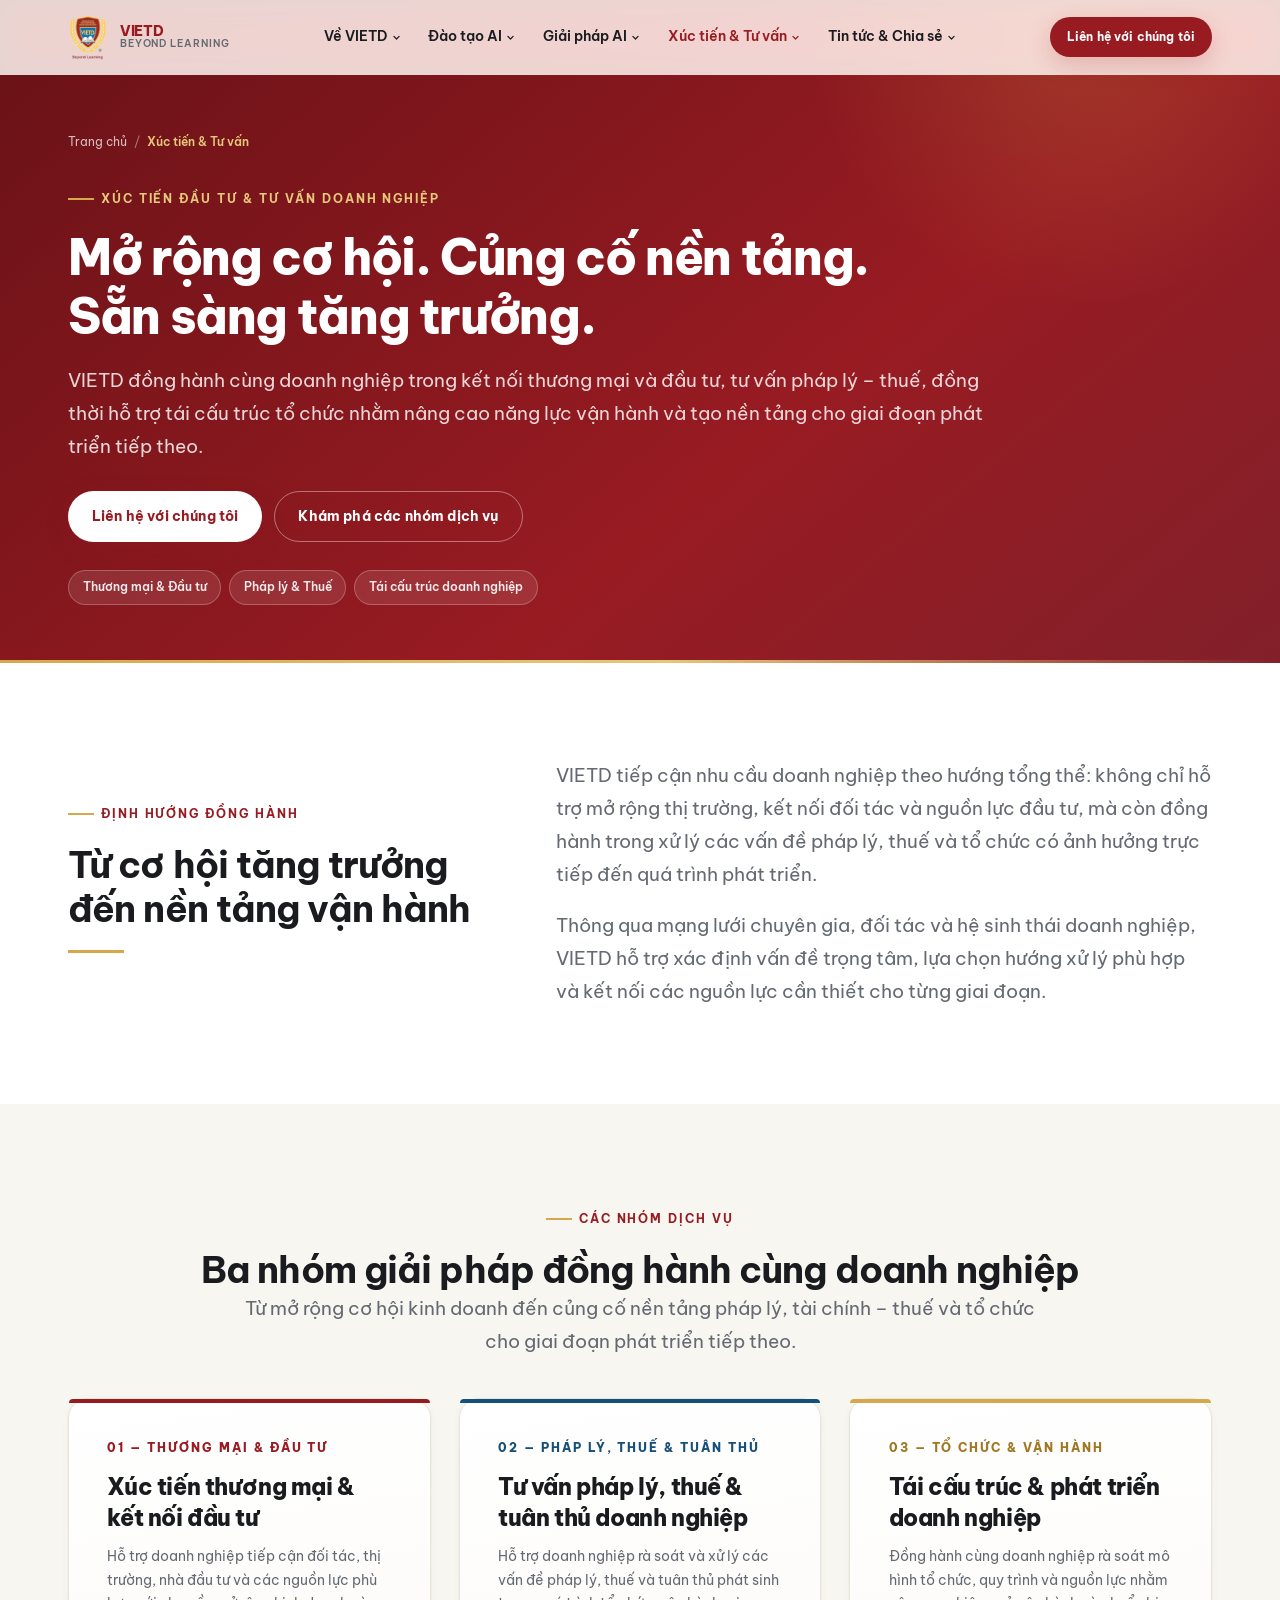
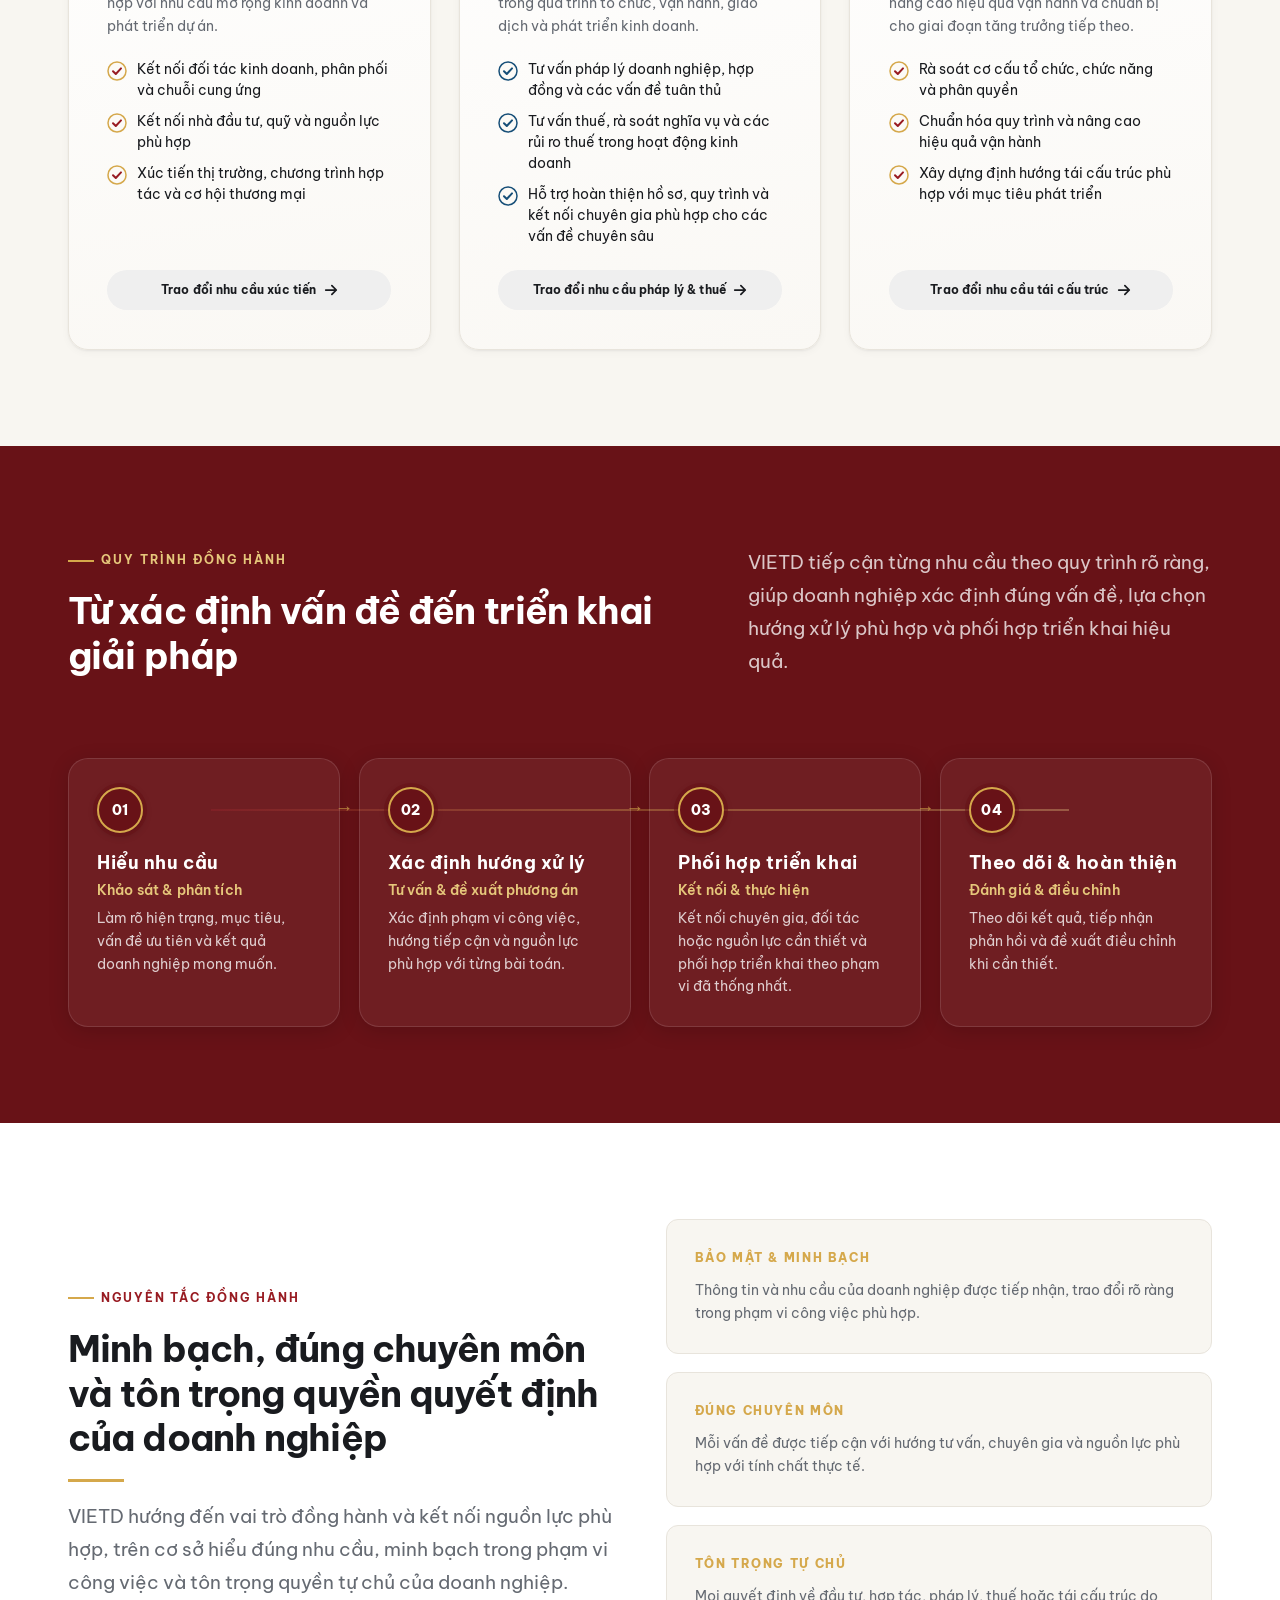
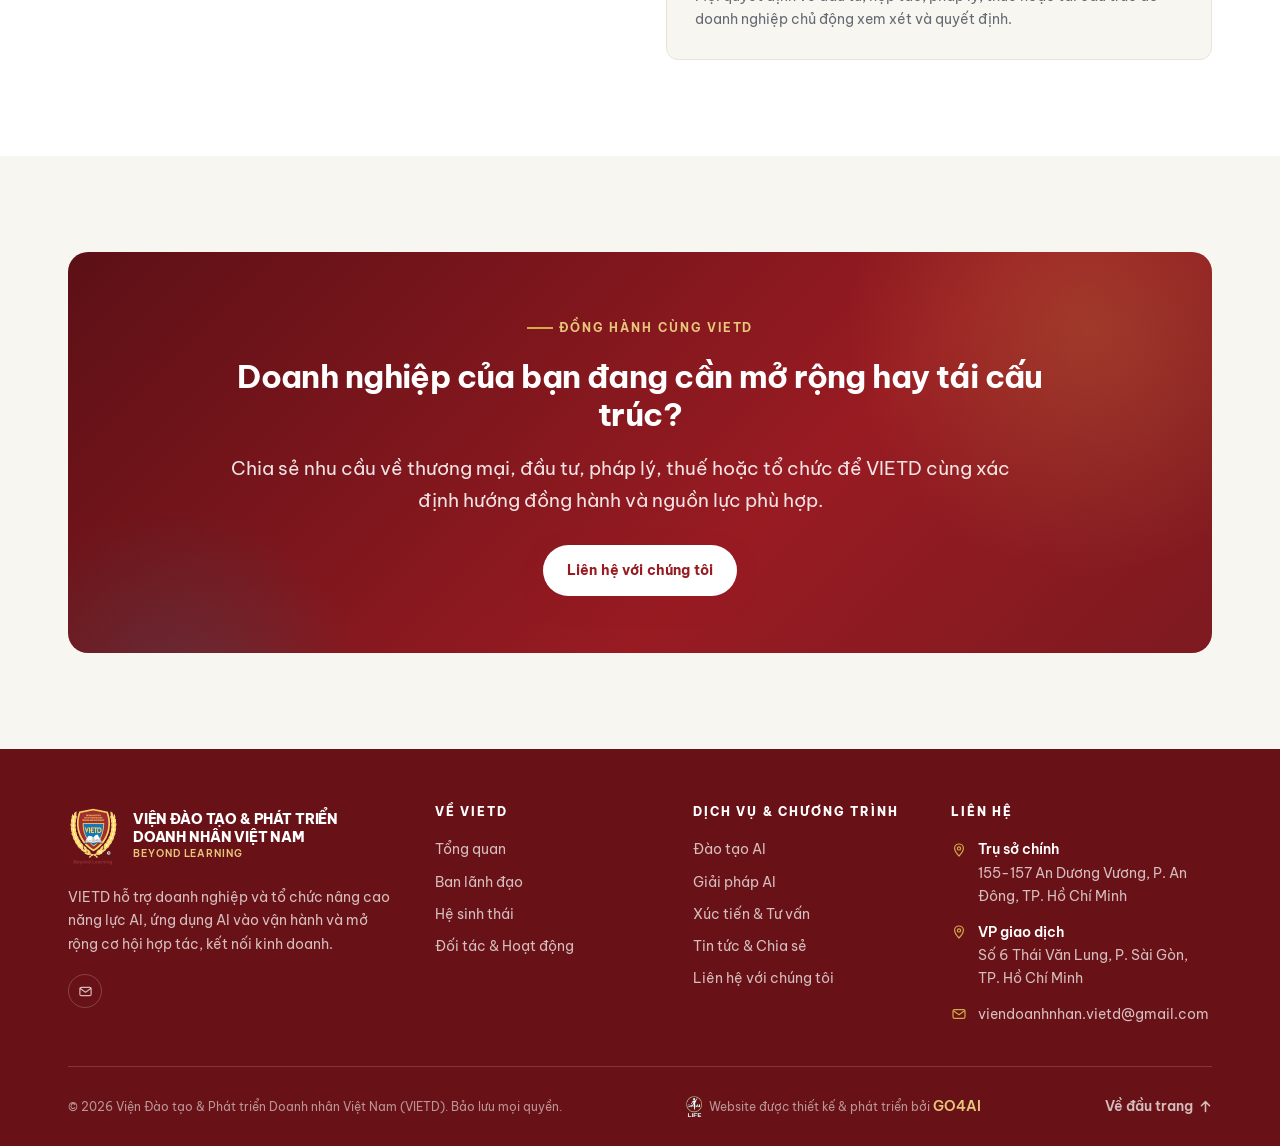
<file: xuc-tien-thuong-mai.html>
<!DOCTYPE html>
<html lang="vi">
<head>
<meta charset="UTF-8">
<meta name="viewport" content="width=device-width, initial-scale=1">
<title>Xúc tiến đầu tư &amp; Tư vấn doanh nghiệp — VIETD</title>
<meta name="description" content="VIETD đồng hành cùng doanh nghiệp trong kết nối thương mại và đầu tư, tư vấn pháp lý – thuế, đồng thời hỗ trợ tái cấu trúc tổ chức nhằm nâng cao năng lực vận hành và tạo nền tảng cho giai đoạn phát triển tiếp theo.">
<meta name="theme-color" content="#981B22">
<meta property="og:title" content="Xúc tiến đầu tư &amp; Tư vấn doanh nghiệp — VIETD">
<meta property="og:description" content="Mở rộng cơ hội. Củng cố nền tảng. Sẵn sàng tăng trưởng.">
<meta property="og:type" content="website">
<link rel="icon" href="assets/vietd-logo.png">
<link rel="preconnect" href="https://fonts.googleapis.com">
<link rel="preconnect" href="https://fonts.gstatic.com" crossorigin>
<link href="https://fonts.googleapis.com/css2?family=Be+Vietnam+Pro:ital,wght@0,400;0,500;0,600;0,700;0,800;1,400&display=swap" rel="stylesheet">
<script>document.documentElement.classList.add("js");</script>
<link rel="stylesheet" href="assets/styles.css">
</head>
<body id="top">

<!-- ============================ HEADER ============================ -->
<header class="site-header">
  <div class="wrap hdr-inner">
    <a class="hdr-brand" href="index.html" aria-label="VIETD — Trang chủ">
      <img src="assets/vietd-logo.png" alt="Logo VIETD">
      <span class="bt"><b>VIETD</b><span>Beyond Learning</span></span>
    </a>
    <nav class="nav" id="main-nav" aria-label="Điều hướng chính">
      <div class="nav-item">
        <a class="nav-link" href="ve-vietd.html" aria-haspopup="true">Về VIETD
          <svg class="cv" viewBox="0 0 12 12" fill="none" aria-hidden="true"><path d="M2.5 4.5L6 8l3.5-3.5" stroke="currentColor" stroke-width="1.6" stroke-linecap="round" stroke-linejoin="round"/></svg>
        </a>
        <div class="dropdown">
          <a href="ve-vietd.html">Tổng quan <small>Giới thiệu · Sứ mệnh · Tầm nhìn · Giá trị cốt lõi</small></a>
          <a href="ve-vietd.html#lanh-dao">Ban lãnh đạo &amp; Chuyên gia</a>
          <a href="ve-vietd.html#he-sinh-thai">Hệ sinh thái &amp; Pháp lý <small>Hệ sinh thái · Pháp lý · Chứng nhận</small></a>
          <a href="ve-vietd.html#doi-tac">Đối tác &amp; Hoạt động <small>Khách hàng · Đối tác · Hình ảnh</small></a>
        </div>
      </div>
      <div class="nav-item">
        <a class="nav-link" href="dao-tao-ai.html" aria-haspopup="true">Đào tạo AI
          <svg class="cv" viewBox="0 0 12 12" fill="none" aria-hidden="true"><path d="M2.5 4.5L6 8l3.5-3.5" stroke="currentColor" stroke-width="1.6" stroke-linecap="round" stroke-linejoin="round"/></svg>
        </a>
        <div class="dropdown">
          <a href="dao-tao-ai.html#everyone">AI for Everyone</a>
          <a href="dao-tao-ai.html#professionals">AI for Professionals</a>
          <a href="dao-tao-ai.html#leaders">AI for Leaders</a>
        </div>
      </div>
      <div class="nav-item">
        <a class="nav-link" href="giai-phap-ai.html" aria-haspopup="true">Giải pháp AI
          <svg class="cv" viewBox="0 0 12 12" fill="none" aria-hidden="true"><path d="M2.5 4.5L6 8l3.5-3.5" stroke="currentColor" stroke-width="1.6" stroke-linecap="round" stroke-linejoin="round"/></svg>
        </a>
        <div class="dropdown">
          <a href="giai-phap-ai.html#sales-marketing">Sales &amp; Marketing</a>
          <a href="giai-phap-ai.html#people-learning">People &amp; Learning</a>
          <a href="giai-phap-ai.html#operations">Operations</a>
          <a href="giai-phap-ai.html#customer-experience">Customer Experience</a>
        </div>
      </div>
      <div class="nav-item">
        <a class="nav-link" href="xuc-tien-thuong-mai.html" aria-current="page" aria-haspopup="true">Xúc tiến &amp; Tư vấn
          <svg class="cv" viewBox="0 0 12 12" fill="none" aria-hidden="true"><path d="M2.5 4.5L6 8l3.5-3.5" stroke="currentColor" stroke-width="1.6" stroke-linecap="round" stroke-linejoin="round"/></svg>
        </a>
        <div class="dropdown">
          <a href="#thuong-mai-dau-tu">Thương mại &amp; Đầu tư</a>
          <a href="#phap-ly-thue">Pháp lý &amp; Thuế</a>
          <a href="#tai-cau-truc">Tái cấu trúc doanh nghiệp</a>
        </div>
      </div>
      <div class="nav-item">
        <a class="nav-link" href="tin-tuc.html" aria-haspopup="true">Tin tức &amp; Chia sẻ
          <svg class="cv" viewBox="0 0 12 12" fill="none" aria-hidden="true"><path d="M2.5 4.5L6 8l3.5-3.5" stroke="currentColor" stroke-width="1.6" stroke-linecap="round" stroke-linejoin="round"/></svg>
        </a>
        <div class="dropdown">
          <a href="tin-tuc.html#tin-vietd">Tin tức VIETD</a>
          <a href="tin-tuc.html#kien-thuc">Kiến thức &amp; Góc nhìn AI</a>
        </div>
      </div>
      <button class="btn btn-primary nav-cta" data-consult type="button">Liên hệ với chúng tôi</button>
    </nav>
    <div class="hdr-actions">
      <button class="btn btn-primary btn-sm" data-consult type="button">Liên hệ với chúng tôi</button>
      <button class="nav-toggle" aria-label="Mở menu" aria-expanded="false" aria-controls="main-nav"><span></span></button>
    </div>
  </div>
</header>

<main>

<!-- 01. HERO -->
<section class="page-head">
  <div class="wrap">
    <nav class="crumbs" aria-label="Breadcrumb">
      <a href="index.html">Trang chủ</a><span>/</span><span class="cur">Xúc tiến &amp; Tư vấn</span>
    </nav>
    <span class="eyebrow">XÚC TIẾN ĐẦU TƯ &amp; TƯ VẤN DOANH NGHIỆP</span>
    <h1 class="h1">Mở rộng cơ hội. Củng cố nền tảng. Sẵn sàng tăng trưởng.</h1>
    <p class="lead" style="max-width:72ch">
      VIETD đồng hành cùng doanh nghiệp trong kết nối thương mại và đầu tư, tư vấn pháp lý – thuế, đồng thời hỗ trợ tái cấu trúc tổ chức nhằm nâng cao năng lực vận hành và tạo nền tảng cho giai đoạn phát triển tiếp theo.
    </p>
    <div class="btn-row">
      <button class="btn btn-primary" data-consult type="button" style="background:#fff;color:var(--burgundy)">Liên hệ với chúng tôi</button>
      <a class="btn btn-ghost-lt" href="#nhom-dich-vu">Khám phá các nhóm dịch vụ</a>
    </div>
    <div class="hero-pillars" style="margin-top:var(--sp-4)">
      <span class="chip">Thương mại &amp; Đầu tư</span>
      <span class="chip">Pháp lý &amp; Thuế</span>
      <span class="chip">Tái cấu trúc doanh nghiệp</span>
    </div>
  </div>
</section>

<!-- 02. ĐỊNH HƯỚNG ĐỒNG HÀNH -->
<section class="section section--white">
  <div class="wrap">
    <div class="split split-narrow">
      <div class="rv">
        <span class="eyebrow">ĐỊNH HƯỚNG ĐỒNG HÀNH</span>
        <h2 class="h2">Từ cơ hội tăng trưởng đến nền tảng vận hành</h2>
        <hr class="rule">
      </div>
      <div class="rv rv-d1">
        <p class="lead mb-3">
          VIETD tiếp cận nhu cầu doanh nghiệp theo hướng tổng thể: không chỉ hỗ trợ mở rộng thị trường, kết nối đối tác và nguồn lực đầu tư, mà còn đồng hành trong xử lý các vấn đề pháp lý, thuế và tổ chức có ảnh hưởng trực tiếp đến quá trình phát triển.
        </p>
        <p class="lead">
          Thông qua mạng lưới chuyên gia, đối tác và hệ sinh thái doanh nghiệp, VIETD hỗ trợ xác định vấn đề trọng tâm, lựa chọn hướng xử lý phù hợp và kết nối các nguồn lực cần thiết cho từng giai đoạn.
        </p>
      </div>
    </div>
  </div>
</section>

<!-- 03. 3 NHÓM DỊCH VỤ -->
<section class="section section--ivory" id="nhom-dich-vu">
  <div class="wrap">
    <div class="center mb-4" style="margin-bottom:var(--sp-5)">
      <span class="eyebrow eyebrow--center">CÁC NHÓM DỊCH VỤ</span>
      <h2 class="h2">Ba nhóm giải pháp đồng hành cùng doanh nghiệp</h2>
      <p class="lead center" style="margin-inline:auto">
        Từ mở rộng cơ hội kinh doanh đến củng cố nền tảng pháp lý, tài chính – thuế và tổ chức cho giai đoạn phát triển tiếp theo.
      </p>
    </div>

    <div class="grid g-3">
      <!-- DỊCH VỤ 01 -->
      <article class="trade-card rv" id="thuong-mai-dau-tu">
        <span class="trade-card-n">01 — THƯƠNG MẠI &amp; ĐẦU TƯ</span>
        <h3>Xúc tiến thương mại &amp; kết nối đầu tư</h3>
        <p>
          Hỗ trợ doanh nghiệp tiếp cận đối tác, thị trường, nhà đầu tư và các nguồn lực phù hợp với nhu cầu mở rộng kinh doanh và phát triển dự án.
        </p>
        <ul class="trade-card-points">
          <li>
            <span class="list-check-icon" aria-hidden="true">
              <svg viewBox="0 0 20 20" fill="none">
                <circle cx="10" cy="10" r="9" stroke="var(--gold)" stroke-width="1.5" fill="#fcfaf6"/>
                <path d="M6 10.2l2.8 2.8 5.2-5.6" stroke="var(--burgundy)" stroke-width="2" stroke-linecap="round" stroke-linejoin="round"/>
              </svg>
            </span>
            <span>Kết nối đối tác kinh doanh, phân phối và chuỗi cung ứng</span>
          </li>
          <li>
            <span class="list-check-icon" aria-hidden="true">
              <svg viewBox="0 0 20 20" fill="none">
                <circle cx="10" cy="10" r="9" stroke="var(--gold)" stroke-width="1.5" fill="#fcfaf6"/>
                <path d="M6 10.2l2.8 2.8 5.2-5.6" stroke="var(--burgundy)" stroke-width="2" stroke-linecap="round" stroke-linejoin="round"/>
              </svg>
            </span>
            <span>Kết nối nhà đầu tư, quỹ và nguồn lực phù hợp</span>
          </li>
          <li>
            <span class="list-check-icon" aria-hidden="true">
              <svg viewBox="0 0 20 20" fill="none">
                <circle cx="10" cy="10" r="9" stroke="var(--gold)" stroke-width="1.5" fill="#fcfaf6"/>
                <path d="M6 10.2l2.8 2.8 5.2-5.6" stroke="var(--burgundy)" stroke-width="2" stroke-linecap="round" stroke-linejoin="round"/>
              </svg>
            </span>
            <span>Xúc tiến thị trường, chương trình hợp tác và cơ hội thương mại</span>
          </li>
        </ul>
        <button class="btn btn-outline-burg btn-sm" data-consult type="button">
          Trao đổi nhu cầu xúc tiến
          <svg class="arw" width="14" height="14" viewBox="0 0 16 16" fill="none" aria-hidden="true"><path d="M2 8h12M9 3l5 5-5 5" stroke="currentColor" stroke-width="2" stroke-linecap="round" stroke-linejoin="round"/></svg>
        </button>
      </article>

      <!-- DỊCH VỤ 02 -->
      <article class="trade-card rv rv-d1" id="phap-ly-thue">
        <span class="trade-card-n">02 — PHÁP LÝ, THUẾ &amp; TUÂN THỦ</span>
        <h3>Tư vấn pháp lý, thuế &amp; tuân thủ doanh nghiệp</h3>
        <p>
          Hỗ trợ doanh nghiệp rà soát và xử lý các vấn đề pháp lý, thuế và tuân thủ phát sinh trong quá trình tổ chức, vận hành, giao dịch và phát triển kinh doanh.
        </p>
        <ul class="trade-card-points">
          <li>
            <span class="list-check-icon" aria-hidden="true">
              <svg viewBox="0 0 20 20" fill="none">
                <circle cx="10" cy="10" r="9" stroke="var(--blue-corp)" stroke-width="1.5" fill="#fcfaf6"/>
                <path d="M6 10.2l2.8 2.8 5.2-5.6" stroke="var(--blue-corp)" stroke-width="2" stroke-linecap="round" stroke-linejoin="round"/>
              </svg>
            </span>
            <span>Tư vấn pháp lý doanh nghiệp, hợp đồng và các vấn đề tuân thủ</span>
          </li>
          <li>
            <span class="list-check-icon" aria-hidden="true">
              <svg viewBox="0 0 20 20" fill="none">
                <circle cx="10" cy="10" r="9" stroke="var(--blue-corp)" stroke-width="1.5" fill="#fcfaf6"/>
                <path d="M6 10.2l2.8 2.8 5.2-5.6" stroke="var(--blue-corp)" stroke-width="2" stroke-linecap="round" stroke-linejoin="round"/>
              </svg>
            </span>
            <span>Tư vấn thuế, rà soát nghĩa vụ và các rủi ro thuế trong hoạt động kinh doanh</span>
          </li>
          <li>
            <span class="list-check-icon" aria-hidden="true">
              <svg viewBox="0 0 20 20" fill="none">
                <circle cx="10" cy="10" r="9" stroke="var(--blue-corp)" stroke-width="1.5" fill="#fcfaf6"/>
                <path d="M6 10.2l2.8 2.8 5.2-5.6" stroke="var(--blue-corp)" stroke-width="2" stroke-linecap="round" stroke-linejoin="round"/>
              </svg>
            </span>
            <span>Hỗ trợ hoàn thiện hồ sơ, quy trình và kết nối chuyên gia phù hợp cho các vấn đề chuyên sâu</span>
          </li>
        </ul>
        <button class="btn btn-outline-burg btn-sm" data-consult type="button">
          Trao đổi nhu cầu pháp lý &amp; thuế
          <svg class="arw" width="14" height="14" viewBox="0 0 16 16" fill="none" aria-hidden="true"><path d="M2 8h12M9 3l5 5-5 5" stroke="currentColor" stroke-width="2" stroke-linecap="round" stroke-linejoin="round"/></svg>
        </button>
      </article>

      <!-- DỊCH VỤ 03 -->
      <article class="trade-card rv rv-d2" id="tai-cau-truc">
        <span class="trade-card-n">03 — TỔ CHỨC &amp; VẬN HÀNH</span>
        <h3>Tái cấu trúc &amp; phát triển doanh nghiệp</h3>
        <p>
          Đồng hành cùng doanh nghiệp rà soát mô hình tổ chức, quy trình và nguồn lực nhằm nâng cao hiệu quả vận hành và chuẩn bị cho giai đoạn tăng trưởng tiếp theo.
        </p>
        <ul class="trade-card-points">
          <li>
            <span class="list-check-icon" aria-hidden="true">
              <svg viewBox="0 0 20 20" fill="none">
                <circle cx="10" cy="10" r="9" stroke="var(--gold)" stroke-width="1.5" fill="#fcfaf6"/>
                <path d="M6 10.2l2.8 2.8 5.2-5.6" stroke="var(--burgundy)" stroke-width="2" stroke-linecap="round" stroke-linejoin="round"/>
              </svg>
            </span>
            <span>Rà soát cơ cấu tổ chức, chức năng và phân quyền</span>
          </li>
          <li>
            <span class="list-check-icon" aria-hidden="true">
              <svg viewBox="0 0 20 20" fill="none">
                <circle cx="10" cy="10" r="9" stroke="var(--gold)" stroke-width="1.5" fill="#fcfaf6"/>
                <path d="M6 10.2l2.8 2.8 5.2-5.6" stroke="var(--burgundy)" stroke-width="2" stroke-linecap="round" stroke-linejoin="round"/>
              </svg>
            </span>
            <span>Chuẩn hóa quy trình và nâng cao hiệu quả vận hành</span>
          </li>
          <li>
            <span class="list-check-icon" aria-hidden="true">
              <svg viewBox="0 0 20 20" fill="none">
                <circle cx="10" cy="10" r="9" stroke="var(--gold)" stroke-width="1.5" fill="#fcfaf6"/>
                <path d="M6 10.2l2.8 2.8 5.2-5.6" stroke="var(--burgundy)" stroke-width="2" stroke-linecap="round" stroke-linejoin="round"/>
              </svg>
            </span>
            <span>Xây dựng định hướng tái cấu trúc phù hợp với mục tiêu phát triển</span>
          </li>
        </ul>
        <button class="btn btn-outline-burg btn-sm" data-consult type="button">
          Trao đổi nhu cầu tái cấu trúc
          <svg class="arw" width="14" height="14" viewBox="0 0 16 16" fill="none" aria-hidden="true"><path d="M2 8h12M9 3l5 5-5 5" stroke="currentColor" stroke-width="2" stroke-linecap="round" stroke-linejoin="round"/></svg>
        </button>
      </article>
    </div>
  </div>
</section>

<!-- 04. WORKFLOW 4 BƯỚC -->
<section class="section section--dark" id="quy-trinh">
  <div class="wrap">
    <div class="split split-wide" style="align-items:end">
      <div class="rv">
        <span class="eyebrow">QUY TRÌNH ĐỒNG HÀNH</span>
        <h2 class="h2">Từ xác định vấn đề đến triển khai giải pháp</h2>
      </div>
      <p class="lead rv rv-d1">
        VIETD tiếp cận từng nhu cầu theo quy trình rõ ràng, giúp doanh nghiệp xác định đúng vấn đề, lựa chọn hướng xử lý phù hợp và phối hợp triển khai hiệu quả.
      </p>
    </div>

    <div class="framework framework-journey mt-6" style="margin-top:var(--sp-6)">
      <article class="fw-step rv">
        <span class="fw-n">01</span>
        <h3>Hiểu nhu cầu</h3>
        <p style="font-weight:600;color:var(--charcoal);margin-bottom:.3rem;font-size:var(--fs-sm)">Khảo sát &amp; phân tích</p>
        <p>Làm rõ hiện trạng, mục tiêu, vấn đề ưu tiên và kết quả doanh nghiệp mong muốn.</p>
      </article>

      <article class="fw-step rv rv-d1">
        <span class="fw-n">02</span>
        <h3>Xác định hướng xử lý</h3>
        <p style="font-weight:600;color:var(--charcoal);margin-bottom:.3rem;font-size:var(--fs-sm)">Tư vấn &amp; đề xuất phương án</p>
        <p>Xác định phạm vi công việc, hướng tiếp cận và nguồn lực phù hợp với từng bài toán.</p>
      </article>

      <article class="fw-step rv rv-d2">
        <span class="fw-n">03</span>
        <h3>Phối hợp triển khai</h3>
        <p style="font-weight:600;color:var(--charcoal);margin-bottom:.3rem;font-size:var(--fs-sm)">Kết nối &amp; thực hiện</p>
        <p>Kết nối chuyên gia, đối tác hoặc nguồn lực cần thiết và phối hợp triển khai theo phạm vi đã thống nhất.</p>
      </article>

      <article class="fw-step rv rv-d3">
        <span class="fw-n">04</span>
        <h3>Theo dõi &amp; hoàn thiện</h3>
        <p style="font-weight:600;color:var(--charcoal);margin-bottom:.3rem;font-size:var(--fs-sm)">Đánh giá &amp; điều chỉnh</p>
        <p>Theo dõi kết quả, tiếp nhận phản hồi và đề xuất điều chỉnh khi cần thiết.</p>
      </article>
    </div>
  </div>
</section>

<!-- 05. NGUYÊN TẮC ĐỒNG HÀNH -->
<section class="section section--white">
  <div class="wrap">
    <div class="split">
      <div class="rv">
        <span class="eyebrow">NGUYÊN TẮC ĐỒNG HÀNH</span>
        <h2 class="h2">Minh bạch, đúng chuyên môn và tôn trọng quyền quyết định của doanh nghiệp</h2>
        <hr class="rule">
        <p class="lead">
          VIETD hướng đến vai trò đồng hành và kết nối nguồn lực phù hợp, trên cơ sở hiểu đúng nhu cầu, minh bạch trong phạm vi công việc và tôn trọng quyền tự chủ của doanh nghiệp.
        </p>
      </div>
      <div class="rv rv-d1">
        <div class="grid" style="gap:var(--sp-3)">
          <div class="card" style="padding:var(--sp-4);background:var(--ivory)">
            <span class="card-num">BẢO MẬT &amp; MINH BẠCH</span>
            <p style="font-size:var(--fs-sm);color:var(--slate);margin:0">Thông tin và nhu cầu của doanh nghiệp được tiếp nhận, trao đổi rõ ràng trong phạm vi công việc phù hợp.</p>
          </div>
          <div class="card" style="padding:var(--sp-4);background:var(--ivory)">
            <span class="card-num">ĐÚNG CHUYÊN MÔN</span>
            <p style="font-size:var(--fs-sm);color:var(--slate);margin:0">Mỗi vấn đề được tiếp cận với hướng tư vấn, chuyên gia và nguồn lực phù hợp với tính chất thực tế.</p>
          </div>
          <div class="card" style="padding:var(--sp-4);background:var(--ivory)">
            <span class="card-num">TÔN TRỌNG TỰ CHỦ</span>
            <p style="font-size:var(--fs-sm);color:var(--slate);margin:0">Mọi quyết định về đầu tư, hợp tác, pháp lý, thuế hoặc tái cấu trúc do doanh nghiệp chủ động xem xét và quyết định.</p>
          </div>
        </div>
      </div>
    </div>
  </div>
</section>

<!-- 06. CTA BAND -->
<section class="section section--ivory">
  <div class="wrap">
    <div class="cta-band rv" style="background:linear-gradient(135deg,#5c1016,#981B22 62%,#7d1a20)">
      <div class="cta-inner" style="max-width:820px;margin-inline:auto;text-align:center">
        <span class="eyebrow" style="color:var(--gold-light)">ĐỒNG HÀNH CÙNG VIETD</span>
        <h2 style="color:#fff;font-size:clamp(1.4rem,1.2rem + 1vw,2.1rem);margin-bottom:var(--sp-3)">
          Doanh nghiệp của bạn đang cần mở rộng hay tái cấu trúc?
        </h2>
        <p style="font-size:clamp(1.02rem,.96rem + .35vw,1.18rem);color:rgba(255,255,255,.88);line-height:1.72;margin-bottom:var(--sp-4)">
          Chia sẻ nhu cầu về thương mại, đầu tư, pháp lý, thuế hoặc tổ chức để VIETD cùng xác định hướng đồng hành và nguồn lực phù hợp.
        </p>
        <div class="btn-row" style="justify-content:center">
          <button class="btn btn-primary" data-consult type="button" style="background:#fff;color:var(--burgundy)">Liên hệ với chúng tôi</button>
        </div>
      </div>
    </div>
  </div>
</section>

</main>

<!-- ============================ FOOTER ============================ -->
<footer class="site-footer">
  <div class="wrap">
    <div class="ft-grid">
      <div>
        <div class="ft-brand">
          <img src="assets/vietd-logo.png" alt="Logo VIETD">
          <span><b>VIỆN ĐÀO TẠO &amp; PHÁT TRIỂN<br>DOANH NHÂN VIỆT NAM</b><span>Beyond Learning</span></span>
        </div>
        <p class="ft-tag">VIETD hỗ trợ doanh nghiệp và tổ chức nâng cao năng lực AI, ứng dụng AI vào vận hành và mở rộng cơ hội hợp tác, kết nối kinh doanh.</p>
        <div class="ft-social mt-3">
          <a href="mailto:viendoanhnhan.vietd@gmail.com" aria-label="Email VIETD">
            <svg viewBox="0 0 20 20" fill="none" aria-hidden="true"><rect x="2.5" y="4.5" width="15" height="11" rx="2" stroke="currentColor" stroke-width="1.6"/><path d="M3 6l7 5 7-5" stroke="currentColor" stroke-width="1.6" stroke-linecap="round" stroke-linejoin="round"/></svg>
          </a>
        </div>
      </div>

      <div>
        <h4>Về VIETD</h4>
        <div class="ft-links">
          <a href="ve-vietd.html#tong-quan">Tổng quan</a>
          <a href="ve-vietd.html#lanh-dao">Ban lãnh đạo</a>
          <a href="ve-vietd.html#he-sinh-thai">Hệ sinh thái</a>
          <a href="ve-vietd.html#doi-tac">Đối tác &amp; Hoạt động</a>
        </div>
      </div>

      <div>
        <h4>Dịch vụ &amp; Chương trình</h4>
        <div class="ft-links">
          <a href="dao-tao-ai.html">Đào tạo AI</a>
          <a href="giai-phap-ai.html">Giải pháp AI</a>
          <a href="xuc-tien-thuong-mai.html">Xúc tiến &amp; Tư vấn</a>
          <a href="tin-tuc.html">Tin tức &amp; Chia sẻ</a>
          <a href="#" data-consult>Liên hệ với chúng tôi</a>
        </div>
      </div>

      <div>
        <h4>Liên hệ</h4>
        <ul class="ft-contact">
          <li><svg viewBox="0 0 20 20" fill="none" aria-hidden="true"><path d="M10 2.5c-3 0-5.5 2.4-5.5 5.4 0 4 5.5 9.6 5.5 9.6s5.5-5.6 5.5-9.6c0-3-2.5-5.4-5.5-5.4z" stroke="currentColor" stroke-width="1.5"/><circle cx="10" cy="8" r="2" stroke="currentColor" stroke-width="1.5"/></svg><span><strong style="color:#fff;font-weight:600">Trụ sở chính</strong><br>155-157 An Dương Vương, P. An Đông, TP. Hồ Chí Minh</span></li>
          <li><svg viewBox="0 0 20 20" fill="none" aria-hidden="true"><path d="M10 2.5c-3 0-5.5 2.4-5.5 5.4 0 4 5.5 9.6 5.5 9.6s5.5-5.6 5.5-9.6c0-3-2.5-5.4-5.5-5.4z" stroke="currentColor" stroke-width="1.5"/><circle cx="10" cy="8" r="2" stroke="currentColor" stroke-width="1.5"/></svg><span><strong style="color:#fff;font-weight:600">VP giao dịch</strong><br>Số 6 Thái Văn Lung, P. Sài Gòn, TP. Hồ Chí Minh</span></li>
          <li><svg viewBox="0 0 20 20" fill="none" aria-hidden="true"><rect x="2.5" y="4.5" width="15" height="11" rx="2" stroke="currentColor" stroke-width="1.5"/><path d="M3 6l7 5 7-5" stroke="currentColor" stroke-width="1.5" stroke-linecap="round" stroke-linejoin="round"/></svg><a href="mailto:viendoanhnhan.vietd@gmail.com">viendoanhnhan.vietd@gmail.com</a></li>
        </ul>
      </div>
    </div>

    <div class="ft-bottom">
      <span>© <span data-year>2026</span> Viện Đào tạo &amp; Phát triển Doanh nhân Việt Nam (VIETD). Bảo lưu mọi quyền.</span>
      <span class="ft-credit">
        <a class="ft-credit-icon" href="https://go4ai.org/" target="_blank" rel="noopener noreferrer" aria-label="GO4AI - Đơn vị thiết kế &amp; phát triển website">
          <img src="assets/go4ai-life-logo.png" alt="GO4AI LIFE" class="ft-credit-logo" loading="lazy">
        </a>
        <span>Website được thiết kế &amp; phát triển bởi <a class="ft-credit-link" href="https://b2b.go4ai.org/" target="_blank" rel="noopener noreferrer">GO4AI</a></span>
      </span>
      <a class="ft-totop" href="#top">
        Về đầu trang
        <svg width="13" height="13" viewBox="0 0 16 16" fill="none" aria-hidden="true"><path d="M8 14V2M3 7l5-5 5 5" stroke="currentColor" stroke-width="1.9" stroke-linecap="round" stroke-linejoin="round"/></svg>
      </a>
    </div>
  </div>
</footer>

<!-- ============================ CONSULT MODAL ============================ -->
<div class="modal" id="consult-modal" role="dialog" aria-modal="true" aria-labelledby="cm-title" aria-hidden="true">
  <div class="modal-panel">
    <div class="modal-head">
      <h2 id="cm-title">Liên hệ tư vấn</h2>
      <p>VIETD lắng nghe nhu cầu và cùng Quý vị thảo luận phương án phù hợp nhất.</p>
      <button class="modal-close" data-close aria-label="Đóng popup">×</button>
    </div>
    <div class="modal-body">
      <form class="form" id="consult-form" novalidate>
        <div class="field">
          <label for="f-name">Họ và tên <span class="req">*</span></label>
          <input id="f-name" name="name" type="text" required placeholder="Nguyễn Văn A" autocomplete="name">
          <span class="field-err">Vui lòng nhập họ và tên.</span>
        </div>
        <div class="field">
          <label for="f-org">Đơn vị / Doanh nghiệp <span class="req">*</span></label>
          <input id="f-org" name="org" type="text" required placeholder="Tên công ty hoặc tổ chức" autocomplete="organization">
          <span class="field-err">Vui lòng nhập tên đơn vị.</span>
        </div>
        <div class="field-row">
          <div class="field">
            <label for="f-tel">Số điện thoại <span class="req">*</span></label>
            <input id="f-tel" name="tel" type="tel" required placeholder="09xx xxx xxx" autocomplete="tel">
            <span class="field-err">Vui lòng nhập số điện thoại hợp lệ.</span>
          </div>
          <div class="field">
            <label for="f-email">Email</label>
            <input id="f-email" name="email" type="email" placeholder="email@donvi.vn" autocomplete="email">
            <span class="field-err">Email chưa đúng định dạng.</span>
          </div>
        </div>
        <div class="field">
          <label>Nhu cầu tư vấn <span class="req">*</span></label>
          <div class="radio-row">
            <label class="radio"><input type="radio" name="need" value="training" required><span class="rd"></span> Đào tạo AI</label>
            <label class="radio"><input type="radio" name="need" value="solution"><span class="rd"></span> Giải pháp AI</label>
            <label class="radio"><input type="radio" name="need" value="trade-promotion"><span class="rd"></span> Xúc tiến &amp; Tư vấn doanh nghiệp</label>
            <label class="radio"><input type="radio" name="need" value="other"><span class="rd"></span> Hợp tác khác</label>
          </div>
          <span class="field-err">Vui lòng chọn nhu cầu tư vấn.</span>
        </div>
        <div class="field">
          <label for="f-msg">Nội dung cần trao đổi</label>
          <textarea id="f-msg" name="message" placeholder="Chia sẻ ngắn về nhu cầu, quy mô đội ngũ hoặc bài toán đang quan tâm…"></textarea>
        </div>
        <button class="btn btn-primary btn-block" type="submit">Gửi yêu cầu tư vấn</button>
        <p class="form-note">Thông tin của Quý vị được VIETD tiếp nhận và sử dụng cho mục đích tư vấn.</p>
      </form>
      <div class="form-ok">
        <span class="ic"><svg width="24" height="24" viewBox="0 0 24 24" fill="none" aria-hidden="true"><path d="M20 6.5L9.5 17 4 11.5" stroke="currentColor" stroke-width="2.4" stroke-linecap="round" stroke-linejoin="round"/></svg></span>
        <h3>Đã ghi nhận yêu cầu</h3>
        <p>Cảm ơn Quý vị đã liên hệ VIETD. Đội ngũ VIETD sẽ xem xét nhu cầu và phản hồi trong thời gian sớm nhất.</p>
      </div>
    </div>
  </div>
</div>

<script src="assets/main.js"></script>
</body>
</html>
</file>
<file: assets/styles.css>
/* ==========================================================================
   VIETD — Design System
   Palette per official brand spec sheet (see SOURCE-AUDIT.md §1)
   Ratio enforced: Ivory 65% · Charcoal 15% · Burgundy 10% · Blue 7% · Gold 3%
   ========================================================================== */

:root{
  /* --- Brand core --- */
  --burgundy:      #981B22;   /* Primary */
  --burgundy-deep: #681217;   /* Deep — footer, section titles */
  --gold:          #D5A84B;   /* Heritage Gold — accents */
  --gold-light:    #E6C77B;   /* Champagne Gold */
  --ivory:         #F8F6F1;   /* Warm Ivory — main bg */

  /* --- Neutrals & tech --- */
  --charcoal:      #191B1F;   /* body text, headings */
  --slate:         #656A72;   /* secondary text, metadata */
  --border:        #E8E4DC;   /* dividers, cards */
  --blue-corp:     #174F78;   /* AI / technology / digital */
  --blue-vietd:    #1C7389;   /* links, infographics */

  /* --- Derived --- */
  --white:         #FFFFFF;
  --ivory-2:       #F2EFE8;
  --burgundy-soft: #B32A32;
  --gold-soft:     rgba(213,168,75,.14);
  --burgundy-tint: rgba(152,27,34,.055);
  --blue-tint:     rgba(23,79,120,.06);

  /* --- Type --- */
  --font: 'Be Vietnam Pro', -apple-system, BlinkMacSystemFont, 'Segoe UI', Roboto, 'Helvetica Neue', Arial, sans-serif;

  --fs-display: clamp(2.15rem, 1.35rem + 3.1vw, 4.15rem);
  --fs-h1:      clamp(1.85rem, 1.3rem + 2.2vw, 3.15rem);
  --fs-h2:      clamp(1.5rem, 1.12rem + 1.5vw, 2.4rem);
  --fs-h3:      clamp(1.15rem, 1.02rem + .55vw, 1.5rem);
  --fs-h4:      clamp(1.02rem, .96rem + .3vw, 1.19rem);
  --fs-body:    clamp(.945rem, .91rem + .18vw, 1.045rem);
  --fs-sm:      .87rem;
  --fs-xs:      .765rem;

  /* --- Space --- */
  --sp-1:.4rem; --sp-2:.75rem; --sp-3:1.15rem; --sp-4:1.75rem;
  --sp-5:2.5rem; --sp-6:3.5rem; --sp-7:5rem; --sp-8:7rem;
  --gutter: clamp(1.15rem, 4vw, 3rem);
  --maxw: 1240px;
  --maxw-narrow: 880px;

  /* --- Form --- */
  --r-sm:6px; --r-md:12px; --r-lg:20px; --r-pill:999px;

  --shadow-sm: 0 1px 2px rgba(25,27,31,.05), 0 2px 8px rgba(25,27,31,.04);
  --shadow-md: 0 4px 12px rgba(25,27,31,.06), 0 12px 32px rgba(25,27,31,.07);
  --shadow-lg: 0 12px 28px rgba(25,27,31,.09), 0 32px 64px rgba(25,27,31,.10);
  --shadow-burg: 0 8px 24px rgba(152,27,34,.20);

  --ease: cubic-bezier(.22,.61,.36,1);
  --ease-out: cubic-bezier(.16,1,.3,1);
}

/* ==========================  RESET  ========================== */
*,*::before,*::after{box-sizing:border-box}
html{-webkit-text-size-adjust:100%; scroll-behavior:smooth; scroll-padding-top:84px}
body{
  margin:0; font-family:var(--font); font-size:var(--fs-body);
  line-height:1.68; color:var(--charcoal); background:var(--ivory);
  -webkit-font-smoothing:antialiased; -moz-osx-font-smoothing:grayscale;
  overflow-x:hidden;
}
img,svg,video{max-width:100%; display:block; height:auto}
a{color:var(--blue-vietd); text-decoration:none; transition:color .2s var(--ease)}
a:hover{color:var(--burgundy)}
button,input,select,textarea{font:inherit; color:inherit}
h1,h2,h3,h4,h5{margin:0; line-height:1.2; font-weight:700; letter-spacing:-.018em; color:var(--charcoal)}
p{margin:0 0 1em}
p:last-child{margin-bottom:0}
ul,ol{margin:0; padding:0; list-style:none}
:focus-visible{outline:3px solid var(--gold); outline-offset:3px; border-radius:3px}

/* ==========================  LAYOUT  ========================== */
.wrap{width:100%; max-width:var(--maxw); margin-inline:auto; padding-inline:var(--gutter)}
.wrap-narrow{max-width:var(--maxw-narrow)}
.section{padding-block:clamp(3.25rem, 2rem + 5vw, 6.5rem)}
.section-tight{padding-block:clamp(2.5rem, 1.6rem + 3.4vw, 4.25rem)}
.section--ivory{background:var(--ivory)}
.section--white{background:var(--white)}
.section--ivory2{background:var(--ivory-2)}
.section--dark{background:var(--burgundy-deep); color:var(--ivory)}
.section--dark h1,.section--dark h2,.section--dark h3,.section--dark h4{color:var(--white)}
.section--charcoal{background:var(--charcoal); color:#E9E7E2}
.section--charcoal h1,.section--charcoal h2,.section--charcoal h3,.section--charcoal h4{color:var(--white)}
.section--blue{background:var(--blue-corp); color:#DCE7F0}
.section--blue h1,.section--blue h2,.section--blue h3,.section--blue h4{color:var(--white)}

.grid{display:grid; gap:var(--sp-4)}
.g-2{grid-template-columns:repeat(2,1fr)}
.g-3{grid-template-columns:repeat(3,1fr)}
.g-4{grid-template-columns:repeat(4,1fr)}
.split{display:grid; grid-template-columns:1fr 1fr; gap:clamp(1.75rem,4vw,4.25rem); align-items:center}
.split-wide{grid-template-columns:1.15fr .85fr}
.split-narrow{grid-template-columns:.8fr 1.2fr}
@media(max-width:900px){
  .g-3,.g-4{grid-template-columns:repeat(2,1fr)}
  .split,.split-wide,.split-narrow{grid-template-columns:1fr; gap:2rem}
}
@media(max-width:600px){
  .g-2,.g-3,.g-4{grid-template-columns:1fr}
}

/* ==========================  TYPE HELPERS  ========================== */
.eyebrow{
  display:inline-flex; align-items:center; gap:.55em;
  font-size:var(--fs-xs); font-weight:700; letter-spacing:.16em;
  text-transform:uppercase; color:var(--burgundy); margin-bottom:var(--sp-3);
}
.eyebrow::before{content:""; width:26px; height:2px; background:var(--gold); flex:none}
.section--dark .eyebrow,.section--charcoal .eyebrow,.section--blue .eyebrow{color:var(--gold-light)}
.eyebrow--center{justify-content:center}
.display{font-size:var(--fs-display); font-weight:800; letter-spacing:-.032em; line-height:1.06}
.h1{font-size:var(--fs-h1); font-weight:800; letter-spacing:-.028em}
.h2{font-size:var(--fs-h2); letter-spacing:-.024em}
.h3{font-size:var(--fs-h3)}
.h4{font-size:var(--fs-h4)}
.lead{font-size:clamp(1.02rem, .96rem + .35vw, 1.2rem); color:var(--slate); line-height:1.72; max-width:62ch}
.section--dark .lead,.section--charcoal .lead,.section--blue .lead{color:rgba(255,255,255,.76)}
.muted{color:var(--slate)}
.small{font-size:var(--fs-sm)}
.xs{font-size:var(--fs-xs)}
.center{text-align:center}
.center .lead{margin-inline:auto}
.rule{width:56px; height:3px; background:var(--gold); border:0; margin:var(--sp-3) 0}
.rule--center{margin-inline:auto}
.text-gold{color:var(--gold)}
.text-burg{color:var(--burgundy)}
.mt-0{margin-top:0} .mt-2{margin-top:var(--sp-2)} .mt-3{margin-top:var(--sp-3)}
.mt-4{margin-top:var(--sp-4)} .mt-5{margin-top:var(--sp-5)} .mt-6{margin-top:var(--sp-6)}
.mb-3{margin-bottom:var(--sp-3)} .mb-4{margin-bottom:var(--sp-4)}

/* ==========================  BUTTONS  ========================== */
.btn{
  display:inline-flex; align-items:center; justify-content:center; gap:.6em;
  padding:.92em 1.65em; border-radius:var(--r-pill);
  font-size:var(--fs-sm); font-weight:700; letter-spacing:.012em;
  border:1.5px solid transparent; cursor:pointer; white-space:nowrap;
  transition:transform .22s var(--ease-out), box-shadow .22s var(--ease), background .22s var(--ease), color .22s var(--ease), border-color .22s var(--ease);
}
.btn:hover{transform:translateY(-2px)}
.btn:active{transform:translateY(0)}
.btn-primary{background:var(--burgundy); color:#fff; box-shadow:var(--shadow-burg)}
.btn-primary:hover{background:var(--burgundy-deep); color:#fff; box-shadow:0 10px 30px rgba(152,27,34,.30)}
.btn-gold{
  background:transparent; color:var(--burgundy);
  border-color:var(--gold-light); border-width:1.5px;
}
.btn-gold:hover{background:var(--gold-soft); color:var(--burgundy-deep); border-color:var(--gold)}
/* Hero CTA: Khám phá giải pháp AI (scoped riêng, tham chiếu File B) */
.hero-solution-cta{
  border-color:var(--gold); color:var(--burgundy);
  box-shadow:0 2px 10px rgba(213,168,75,.1);
}
.hero-solution-cta:hover,
.hero-solution-cta:focus,
.hero-solution-cta:active{
  background:var(--gold); color:#fff; border-color:var(--gold);
  transform:translateY(-2px); box-shadow:0 6px 20px rgba(213,168,75,.35);
}
.hero-solution-cta:hover .arw,
.hero-solution-cta:focus .arw,
.hero-solution-cta:active .arw{
  stroke:#fff; transform:translateX(4px);
}
.btn-ghost-lt{background:transparent; color:#fff; border-color:rgba(255,255,255,.4)}
.btn-ghost-lt:hover{background:rgba(255,255,255,.1); color:#fff; border-color:rgba(255,255,255,.75)}
.btn-sm{padding:.7em 1.3em; font-size:var(--fs-xs)}
.btn-block{width:100%}
.btn .arw{transition:transform .25s var(--ease-out)}
.btn:hover .arw{transform:translateX(4px)}
.btn-row{display:flex; flex-wrap:wrap; gap:var(--sp-2); align-items:center}

/* Text link with arrow */
.tlink{
  display:inline-flex; align-items:center; gap:.45em;
  font-weight:700; font-size:var(--fs-sm); color:var(--burgundy);
}
.tlink .arw{transition:transform .25s var(--ease-out)}
.tlink:hover .arw{transform:translateX(4px)}
.section--dark .tlink,.section--charcoal .tlink,.section--blue .tlink{color:var(--gold-light)}

/* ==========================  HEADER  ========================== */
.site-header{
  position:fixed; inset:0 0 auto 0; z-index:90;
  background:rgba(248,246,241,.86);
  -webkit-backdrop-filter:saturate(180%) blur(14px);
  backdrop-filter:saturate(180%) blur(14px);
  border-bottom:1px solid transparent;
  transition:background .3s var(--ease), border-color .3s var(--ease), box-shadow .3s var(--ease);
}
.site-header.is-stuck{
  background:rgba(248,246,241,.965);
  border-bottom-color:var(--border);
  box-shadow:0 1px 18px rgba(25,27,31,.07);
}
.hdr-inner{
  display:flex; align-items:center; justify-content:space-between;
  gap:var(--sp-3); height:74px;
}
.hdr-brand{display:flex; align-items:center; gap:.75rem; flex:none; flex-shrink:0}
.hdr-brand img{height:48px; width:auto; max-width:none; object-fit:contain; flex-shrink:0; display:block}
.hdr-brand .bt{display:flex; flex-direction:column; line-height:1.12}
.hdr-brand .bt b{font-size:.845rem; font-weight:800; letter-spacing:-.01em; color:var(--burgundy)}
.hdr-brand .bt span{font-size:.6rem; font-weight:600; letter-spacing:.1em; text-transform:uppercase; color:var(--slate)}

.nav{display:flex; align-items:center; gap:.15rem}
.nav-item{position:relative}
.nav-link{
  display:flex; align-items:center; gap:.32em;
  padding:.6rem .78rem; border-radius:var(--r-sm);
  font-size:.885rem; font-weight:600; color:var(--charcoal);
  background:none; border:0; cursor:pointer; white-space:nowrap;
}
.nav-link:hover{color:var(--burgundy); background:var(--burgundy-tint)}
.nav-link[aria-current="page"]{color:var(--burgundy)}
.nav-link .cv{width:9px; height:9px; transition:transform .25s var(--ease)}
.nav-item:hover .cv,.nav-item:focus-within .cv{transform:rotate(180deg)}

.dropdown{
  position:absolute; top:calc(100% + 8px); left:50%; translate:-50% 0;
  min-width:265px; padding:.5rem;
  background:var(--white); border:1px solid var(--border);
  border-radius:var(--r-md); box-shadow:var(--shadow-lg);
  opacity:0; visibility:hidden; transform:translateY(-7px);
  transition:opacity .22s var(--ease), transform .22s var(--ease), visibility .22s;
}
.nav-item:hover .dropdown,.nav-item:focus-within .dropdown{opacity:1; visibility:visible; transform:translateY(0)}
.dropdown a{
  display:block; padding:.6rem .75rem; border-radius:var(--r-sm);
  font-size:.86rem; font-weight:500; color:var(--charcoal);
}
.dropdown a:hover{background:var(--ivory-2); color:var(--burgundy)}
.dropdown a small{display:block; font-size:.74rem; color:var(--slate); font-weight:400; margin-top:.1rem}

.hdr-actions{display:flex; align-items:center; gap:.6rem; flex:none}
/* The CTA that lives inside .nav belongs to the mobile drawer only.
   On desktop the header CTA in .hdr-actions already covers this, so
   showing both produced two identical buttons side by side. */
.nav-cta{display:none}
.nav-toggle{
  display:none; width:42px; height:42px; padding:0;
  align-items:center; justify-content:center;
  background:none; border:1px solid var(--border); border-radius:var(--r-sm); cursor:pointer;
}
.nav-toggle span{display:block; width:19px; height:2px; background:var(--charcoal); position:relative; transition:background .2s}
.nav-toggle span::before,.nav-toggle span::after{
  content:""; position:absolute; left:0; width:19px; height:2px; background:var(--charcoal);
  transition:transform .28s var(--ease);
}
.nav-toggle span::before{top:-6px} .nav-toggle span::after{top:6px}
.nav-toggle[aria-expanded="true"] span{background:transparent}
.nav-toggle[aria-expanded="true"] span::before{transform:translateY(6px) rotate(45deg)}
.nav-toggle[aria-expanded="true"] span::after{transform:translateY(-6px) rotate(-45deg)}

@media(max-width:1080px){
  :root{
    --mobile-header-height: 74px;
  }

  .site-header.is-menu-open,
  .site-header:has(.nav.is-open){
    background:var(--ivory);
    -webkit-backdrop-filter:none;
    backdrop-filter:none;
    border-bottom-color:var(--border);
  }

  .hdr-inner{
    height:var(--mobile-header-height, 74px);
    padding-inline:clamp(.75rem, 3.5vw, 1.25rem);
    gap:.5rem;
  }

  .hdr-brand{
    gap:0;
    flex-shrink:0;
  }
  .hdr-brand .bt{display:none}
  .hdr-brand img{
    height:40px;
    width:auto;
    object-fit:contain;
    display:block;
    flex-shrink:0;
  }

  .hdr-actions{
    display:flex;
    align-items:center;
    gap:.5rem;
    flex-shrink:0;
    margin-left:auto;
  }

  /* CTA button inside mobile header bar */
  .hdr-actions .btn{
    padding:.55em .85em;
    font-size:.74rem;
    letter-spacing:.01em;
    line-height:1.2;
    white-space:nowrap;
    box-shadow:none;
    flex-shrink:0;
  }
  .hdr-actions .btn:hover{
    box-shadow:0 4px 14px rgba(152,27,34,.25);
  }

  .nav-toggle{
    display:flex;
    width:38px;
    height:38px;
    padding:0;
    flex-shrink:0;
    align-items:center;
    justify-content:center;
    background:var(--white);
    border:1px solid var(--border);
    border-radius:var(--r-sm);
    cursor:pointer;
  }
  .nav-toggle span{
    width:18px;
    height:2px;
  }
  .nav-toggle span::before,
  .nav-toggle span::after{
    width:18px;
    height:2px;
  }
  .nav-toggle span::before{top:-5px}
  .nav-toggle span::after{top:5px}
  .nav-toggle[aria-expanded="true"] span::before{transform:translateY(5px) rotate(45deg)}
  .nav-toggle[aria-expanded="true"] span::after{transform:translateY(-5px) rotate(-45deg)}

  /* Mobile navigation drawer */
  .nav{
    position:fixed;
    top:var(--mobile-header-height, 74px);
    left:0;
    right:0;
    bottom:auto;
    width:100%;
    height:calc(100dvh - var(--mobile-header-height, 74px));
    height:calc(100vh - var(--mobile-header-height, 74px));
    height:calc(100dvh - var(--mobile-header-height, 74px));
    z-index:99;
    flex-direction:column;
    align-items:stretch;
    gap:0;
    padding:var(--sp-2) clamp(.85rem, 4vw, 1.5rem) calc(var(--sp-6) + env(safe-area-inset-bottom, 0px));
    background:var(--ivory);
    border-top:1px solid var(--border);
    overflow-y:auto;
    overscroll-behavior:contain;
    -webkit-overflow-scrolling:touch;
    transform:translateX(100%);
    visibility:hidden;
    pointer-events:none;
    transition:transform .3s var(--ease-out), visibility .3s;
    box-sizing:border-box;
  }

  .nav.is-open{
    transform:translateX(0);
    visibility:visible;
    pointer-events:auto;
  }

  /* Menu items column */
  .nav-item{
    width:100%;
    border-bottom:1px solid var(--border);
    margin:0;
    box-sizing:border-box;
  }

  .nav-link{
    width:100%;
    box-sizing:border-box;
    display:flex;
    align-items:center;
    justify-content:space-between;
    min-height:54px;
    padding:.95rem .35rem;
    font-size:1.02rem;
    font-weight:600;
    color:var(--charcoal);
    border-radius:0;
    background:transparent;
    transition:color .2s;
  }
  .nav-link:hover,
  .nav-link:active{
    color:var(--burgundy);
    background:transparent;
  }
  .nav-item.is-open > .nav-link{
    color:var(--burgundy);
  }

  .nav-link .cv{
    width:12px;
    height:12px;
    flex-shrink:0;
    margin-left:auto;
    color:var(--slate);
    transition:transform .25s var(--ease), color .2s;
  }
  .nav-item:hover .cv,
  .nav-item:focus-within .cv{
    transform:none; /* disable desktop hover rotation on touch */
  }
  .nav-item.is-open > .nav-link .cv{
    transform:rotate(180deg);
    color:var(--burgundy);
  }

  /* Mobile accordion dropdown */
  .dropdown{
    position:static;
    translate:none;
    transform:none;
    opacity:1;
    visibility:visible;
    min-width:0;
    width:100%;
    padding:.25rem 0 .75rem;
    background:transparent;
    border:0;
    box-shadow:none;
    display:none;
    box-sizing:border-box;
  }
  .nav-item.is-open > .dropdown{
    display:flex;
    flex-direction:column;
    gap:.2rem;
  }
  .dropdown a{
    display:block;
    width:100%;
    box-sizing:border-box;
    padding:.65rem .85rem;
    border-radius:var(--r-sm);
    font-size:.92rem;
    font-weight:500;
    color:var(--charcoal);
    border-left:2px solid var(--border);
    background:transparent;
    transition:background .2s, color .2s, border-color .2s;
  }
  .dropdown a:hover,
  .dropdown a:active{
    background:var(--burgundy-tint);
    color:var(--burgundy);
    border-left-color:var(--burgundy);
  }
  .dropdown a small{
    display:block;
    font-size:.76rem;
    color:var(--slate);
    font-weight:400;
    margin-top:.15rem;
    line-height:1.35;
  }

  /* Drawer bottom CTA */
  .nav-cta{
    display:flex;
    width:100%;
    margin-top:var(--sp-4);
    padding:.85em 1.25em;
    font-size:.95rem;
    justify-content:center;
    align-self:stretch;
    box-sizing:border-box;
  }
}

@media(max-width:390px){
  .hdr-inner{
    padding-inline:.65rem;
    gap:.35rem;
  }
  .hdr-brand img{
    height:36px;
  }
  .hdr-actions{
    gap:.35rem;
  }
  .hdr-actions .btn{
    padding:.48em .65em;
    font-size:.70rem;
  }
  .nav-toggle{
    width:36px;
    height:36px;
  }
}

/* ==========================  HERO  ========================== */
.hero{
  position:relative; overflow:hidden;
  padding-top:calc(74px + clamp(2.75rem,5vw,5.5rem));
  padding-bottom:clamp(3rem,5vw,5.75rem);
  background:
    radial-gradient(circle 1px at 0 0, rgba(25,27,31,.028) 1px, transparent 1px) 0 0 / 28px 28px,
    radial-gradient(1000px 520px at 92% -4%, rgba(152,27,34,.065), transparent 62%),
    radial-gradient(850px 480px at 80% 46%, rgba(213,168,75,.09), transparent 65%),
    radial-gradient(650px 380px at 3% 98%, rgba(213,168,75,.10), transparent 58%),
    var(--ivory);
}
.hero::after{
  content:""; position:absolute; top:0; left:0; right:0; height:3px;
  background:linear-gradient(90deg,var(--burgundy) 0%,var(--burgundy) 34%,var(--gold) 34%,var(--gold) 52%,var(--blue-corp) 52%,var(--blue-corp) 76%,var(--blue-vietd) 76%);
}
.hero-grid{display:grid; grid-template-columns:1.06fr .94fr; gap:clamp(2rem,4.5vw,4.5rem); align-items:center}
@media(max-width:980px){ .hero-grid{grid-template-columns:1fr; gap:2.5rem} }

.hero-badge{
  display:inline-flex; align-items:center; gap:.6rem;
  padding:.44rem .95rem .44rem .5rem; margin-bottom:var(--sp-4);
  background:var(--white); border:1px solid var(--border); border-radius:var(--r-pill);
  font-size:var(--fs-xs); font-weight:700; letter-spacing:.05em; color:var(--burgundy-deep);
  box-shadow:var(--shadow-sm);
}
.hero-badge i{
  display:grid; place-items:center; width:22px; height:22px;
  background:var(--gold-soft); border-radius:50%; font-style:normal; font-size:.72rem;
}
.hero h1{margin-bottom:var(--sp-3); max-width:20ch}
.hero h1 em{font-style:normal; color:var(--burgundy); position:relative}
.hero h1 em::after{
  content:""; position:absolute; left:0; right:0; bottom:.02em; height:.28em;
  background:linear-gradient(90deg,var(--gold-light),rgba(230,199,123,.35));
  z-index:-1; border-radius:2px;
}
.hero .lead{max-width:56ch; margin-bottom:var(--sp-5)}
.hero-pillars{display:flex; flex-wrap:wrap; gap:.5rem; margin-top:var(--sp-4)}
.chip{
  display:inline-flex; align-items:center; gap:.45em;
  padding:.4rem .85rem; border-radius:var(--r-pill);
  background:var(--white); border:1px solid var(--border);
  font-size:var(--fs-xs); font-weight:600; color:var(--slate);
}
.chip b{color:var(--burgundy); font-weight:700}
/* Hero Trust Bar (tích hợp pattern File B) */
.hero-trust-bar{
  display:flex; align-items:center; gap:1.25rem;
  padding-top:var(--sp-4); margin-top:var(--sp-4);
  border-top:1px solid var(--border);
}
.trust-avatars{
  display:flex; align-items:center; margin-left:8px; flex-shrink:0;
}
.trust-avatar{
  width:36px; height:36px; border-radius:var(--r-pill);
  border:2px solid var(--ivory); margin-left:-8px;
  object-fit:cover; background:var(--border);
}
.trust-avatar.trust-logo{
  object-fit:contain;
  background:#fff;
  padding:3px;
}
.trust-avatar-badge{
  background:var(--blue-corp); color:#fff;
  display:flex; align-items:center; justify-content:center;
  font-size:var(--fs-xs); font-weight:700; line-height:1;
}
.trust-text{
  font-size:var(--fs-sm); color:var(--slate); line-height:1.45;
}
.trust-text strong{
  color:var(--charcoal); font-weight:700;
}
@media(max-width:560px){
  .hero-trust-bar{flex-wrap:wrap; gap:.75rem}
}

.hero-visual{position:relative}
.hero-frame{
  position:relative; border-radius:var(--r-lg); overflow:hidden;
  aspect-ratio:4/3.35;
  background:var(--ivory-2);
  border:1px solid rgba(213,168,75,.28);
  box-shadow:
    0 0 0 1px rgba(255,255,255,.6),
    0 16px 40px -8px rgba(25,27,31,.10),
    0 32px 64px -16px rgba(25,27,31,.08);
}
.hero-frame::before{
  content:""; position:absolute; top:0; left:0; right:0; height:2px; z-index:3;
  background:linear-gradient(90deg, var(--gold-light) 0%, rgba(230,199,123,.4) 65%, transparent 100%);
}
.hero-frame img{width:100%; height:100%; object-fit:cover}
.hero-frame::after{
  content:""; position:absolute; inset:0;
  background:linear-gradient(180deg,rgba(104,18,23,.05) 0%,rgba(104,18,23,.45) 100%);
}
.hero-frame-cap{
  position:absolute; left:0; right:0; bottom:0; z-index:2;
  padding:var(--sp-4); color:#fff;
  /* leave room for the bottom-right float badge, which overlaps the frame */
  padding-right:min(46%, 15rem);
}
@media(max-width:640px){ .hero-frame-cap{padding-right:var(--sp-4)} }
.hero-frame-cap strong{display:block; font-size:1rem; font-weight:700; line-height:1.35}
.hero-frame-cap span{font-size:var(--fs-xs); opacity:.85}
.hero-float{
  position:absolute; z-index:3;
  background:rgba(255,255,255,.94);
  -webkit-backdrop-filter:blur(10px);
  backdrop-filter:blur(10px);
  border-radius:14px;
  box-shadow:0 8px 24px -4px rgba(25,27,31,.08), 0 2px 6px rgba(25,27,31,.03);
  padding:.85rem 1.15rem;
  border:1px solid rgba(232,228,220,.9);
  transition:border-color .28s var(--ease), box-shadow .28s var(--ease), transform .28s var(--ease-out);
}
.hero-float:hover{
  border-color:rgba(213,168,75,.45);
  box-shadow:0 12px 28px -4px rgba(25,27,31,.11), 0 4px 10px rgba(213,168,75,.1);
}
.hero-float--tl{top:-14px; left:-14px}
.hero-float--br{
  bottom:-16px; right:-14px; display:flex; align-items:center; gap:.7rem;
  animation:subtleFloat 4s ease-in-out infinite;
  will-change:transform;
}
.hero-float--br:hover{
  animation-play-state:paused;
}

@keyframes subtleFloat{
  0%, 100%{
    transform:translateY(0);
    box-shadow:0 8px 24px -4px rgba(25,27,31,.08), 0 2px 6px rgba(25,27,31,.03);
  }
  50%{
    transform:translateY(-5px);
    box-shadow:0 14px 30px -4px rgba(25,27,31,.12), 0 4px 10px rgba(25,27,31,.04);
  }
}
@media(prefers-reduced-motion:reduce){
  .hero-float--br{
    animation:none !important;
  }
}
.hero-float .n{font-size:1.32rem; font-weight:800; color:var(--burgundy); line-height:1}
.hero-float .l{font-size:.7rem; color:var(--slate); font-weight:600; letter-spacing:.02em}
.hero-float .ic{
  display:grid; place-items:center; width:34px; height:34px; flex:none;
  background:var(--gold-soft); border-radius:var(--r-sm);
}
@media(max-width:520px){ .hero-float--tl{left:0} .hero-float--br{right:0} }

/* --- Hero on narrow screens -------------------------------------------
   The two float badges are absolutely positioned and hang outside the
   frame (top:-14px / bottom:-16px). On phones the bottom badge collides
   with the photo caption, so we reserve vertical room under the frame
   and drop the badges into normal flow instead of overlapping. */
@media(max-width:640px){
  .hero-visual{padding-bottom:0}
  .hero-frame-cap{padding-bottom:calc(var(--sp-4) + .4rem)}
  .hero-float{
    position:static; box-shadow:var(--shadow-md);
    width:100%; margin-top:.7rem;
  }
  .hero-float--tl,.hero-float--br{
    top:auto; right:auto; bottom:auto; left:auto;
    display:flex; align-items:center; gap:.6rem;
  }
  .hero-float--tl{justify-content:flex-start}
  .hero-float--tl .n{margin-right:.15rem}
  .hero-float--br{justify-content:flex-start}
}

/* ==========================  CARDS  ========================== */
.card{
  position:relative; display:flex; flex-direction:column;
  background:var(--white); border:1px solid var(--border); border-radius:var(--r-md);
  padding:var(--sp-4); transition:transform .3s var(--ease-out), box-shadow .3s var(--ease), border-color .3s var(--ease);
}
.card:hover{transform:translateY(-4px); box-shadow:var(--shadow-md); border-color:rgba(213,168,75,.5)}
.card-ic{
  display:grid; place-items:center; width:46px; height:46px; margin-bottom:var(--sp-3);
  background:var(--burgundy-tint); border-radius:var(--r-sm); color:var(--burgundy); flex:none;
}
.card-ic svg{width:22px; height:22px}
.card h3{margin-bottom:.5rem}
.card p{font-size:var(--fs-sm); color:var(--slate); line-height:1.65}
.card-num{
  font-size:.72rem; font-weight:800; letter-spacing:.14em; color:var(--gold);
  display:block; margin-bottom:.7rem;
}

/* Pillar cards (Two Premium Solution Panels) */
.pillar{
  position:relative;
  overflow:hidden;
  display:flex;
  flex-direction:column;
  height:100%;
  padding:clamp(1.5rem, 2.2vw, 2rem);
  border-radius:24px;
  background:linear-gradient(172deg, #FFFFFF 0%, #FAF8F4 100%);
  border:1px solid rgba(232,228,220,.9);
  box-shadow:0 4px 16px rgba(25,27,31,.04);
  transition:transform .32s var(--ease-out), box-shadow .32s var(--ease), border-color .32s var(--ease);
}
.pillar::before{
  content:"";
  position:absolute;
  top:0; left:0; right:0;
  height:3.5px;
  background:var(--burgundy);
  transition:background .28s var(--ease);
}
.pillar--blue::before{
  background:var(--blue-corp);
}
.pillar:hover{
  transform:translateY(-6px);
  box-shadow:0 18px 40px -8px rgba(25,27,31,.09), 0 6px 14px rgba(152,27,34,.04);
  border-color:rgba(152,27,34,.35);
}
.pillar--blue:hover{
  border-color:rgba(23,79,120,.35);
  box-shadow:0 18px 40px -8px rgba(25,27,31,.09), 0 6px 14px rgba(23,79,120,.05);
}
.pillar-num{
  display:none;
}
.pillar-ic{
  position:absolute;
  top:1.85rem;
  right:1.85rem;
  z-index:1;
  color:var(--burgundy);
  opacity:.42;
  transition:transform .32s var(--ease-out), opacity .32s var(--ease);
}
.pillar-ic svg{
  width:32px;
  height:32px;
  display:block;
}
.pillar--blue .pillar-ic{
  color:var(--blue-corp);
  opacity:.42;
}
.pillar:hover .pillar-ic{
  transform:translate(2px, -2px);
  opacity:.8;
}
.pillar .pt{
  position:relative;
  z-index:1;
  font-size:var(--fs-xs);
  font-weight:800;
  letter-spacing:.16em;
  text-transform:uppercase;
  color:var(--burgundy);
  margin-bottom:.85rem;
  display:inline-block;
}
.pillar--blue .pt{
  color:var(--blue-corp);
}
.pillar h3{
  position:relative;
  z-index:1;
  font-size:clamp(1.3rem, 1.15rem + .45vw, 1.65rem);
  margin-bottom:.75rem;
  color:var(--charcoal);
  font-weight:800;
}
.pillar p{
  position:relative;
  z-index:1;
  font-size:var(--fs-sm);
  line-height:1.68;
  margin-bottom:0;
  min-height:5.4rem;
}
@media(max-width:940px){
  .pillar p{min-height:auto}
}
.pillar .tlink{
  position:relative;
  z-index:1;
  margin-top:clamp(1.5rem, 2vw, 1.85rem);
  padding-top:0;
  display:inline-flex;
  align-items:center;
  gap:.55em;
  font-weight:700;
  font-size:var(--fs-sm);
}
.pillar--blue .tlink{
  color:var(--blue-corp);
}
.pillar--gold::before{
  background:var(--gold);
}
.pillar--gold:hover{
  border-color:rgba(213,168,75,.45);
  box-shadow:0 18px 40px -8px rgba(25,27,31,.09), 0 6px 14px rgba(213,168,75,.12);
}
.pillar--gold .pillar-ic{
  color:var(--gold);
  opacity:.72;
}
.pillar--gold .pt{
  color:var(--gold);
}
.pillar--gold .tlink{
  color:var(--burgundy);
}
.pillar:hover .tlink .arw{
  transform:translateX(4px);
}

/* Executive Proof Dashboard (Homepage Section 02) */
@media(min-width:901px){
  .exec-proof{
    position:relative;
  }
  .exec-proof-text{
    position:relative;
    padding-right:clamp(1.5rem, 3.2vw, 3rem);
  }
  .exec-proof-text::after{
    content:"";
    position:absolute;
    top:6%;
    bottom:6%;
    right:0;
    width:1px;
    background:linear-gradient(180deg, transparent, rgba(213,168,75,.45) 20%, rgba(152,27,34,.35) 80%, transparent);
  }
}

/* Executive Proof Dashboard: Typographic Metric Grid (Homepage Section 02) */
.exec-proof-stats .stat-band{
  display:grid;
  grid-template-columns:1fr 1fr;
  gap:0;
  background:transparent;
}
.exec-proof-stats .stat{
  background:transparent;
  border:none;
  border-radius:0;
  box-shadow:none;
  transform:none !important;
  cursor:default;
  outline:none;
  position:relative;
  display:flex;
  flex-direction:column;
  justify-content:center;
  transition:none;
}
.exec-proof-stats .stat::before{
  display:none !important;
}
.exec-proof-stats .stat:hover,
.exec-proof-stats .stat.active{
  transform:none !important;
  background:transparent;
  box-shadow:none;
  border:none;
}
.exec-proof-stats .stat:focus-visible{
  outline:none;
  box-shadow:none;
}
.exec-proof-stats .stat .n{
  font-size:clamp(2.1rem, 1.6rem + 1.8vw, 3rem);
  font-weight:800;
  color:var(--burgundy);
  letter-spacing:-.035em;
  line-height:1.08;
  display:block;
  font-family:var(--font);
}
.exec-proof-stats .stat .l{
  display:block;
  margin-top:.55rem;
  font-size:var(--fs-sm);
  color:var(--slate);
  font-weight:500;
  line-height:1.48;
  transition:color .2s var(--ease);
}
.exec-proof-stats .stat:hover .l,
.exec-proof-stats .stat.active .l{
  color:var(--charcoal);
}

/* Subtle 2x2 Hairline Dividers on Desktop / Tablet (>=521px) */
@media(min-width:521px){
  .exec-proof-stats .stat:nth-child(1){
    border-right:1px solid rgba(25,27,31,.08);
    border-bottom:1px solid rgba(25,27,31,.08);
    padding:1.4rem 2rem 1.8rem 0;
  }
  .exec-proof-stats .stat:nth-child(2){
    border-bottom:1px solid rgba(25,27,31,.08);
    padding:1.4rem 0 1.8rem 2rem;
  }
  .exec-proof-stats .stat:nth-child(3){
    border-right:1px solid rgba(25,27,31,.08);
    padding:1.8rem 2rem 1.4rem 0;
  }
  .exec-proof-stats .stat:nth-child(4){
    padding:1.8rem 0 1.4rem 2rem;
  }
}

/* Single column stacked on Mobile (<=520px) */
@media(max-width:520px){
  .exec-proof-stats .stat-band{
    grid-template-columns:1fr !important;
  }
  .exec-proof-stats .stat{
    border-right:none !important;
    padding:1.25rem 0;
  }
  .exec-proof-stats .stat:not(:last-child){
    border-bottom:1px solid rgba(25,27,31,.08);
  }
  .exec-proof-stats .stat:last-child{
    border-bottom:none !important;
    padding-bottom:0;
  }
  .exec-proof-stats .stat:first-child{
    padding-top:0;
  }
}

/* Generic .stat and .stat-band fallback for any other sections */
.stat{
  text-align:left;
  position:relative;
}
.stat .n{
  font-size:clamp(1.95rem, 1.35rem + 1.7vw, 2.75rem);
  font-weight:800;
  color:var(--burgundy);
  letter-spacing:-.035em;
  line-height:1;
  display:block;
}
.stat .l{
  display:block;
  margin-top:.5rem;
  font-size:var(--fs-sm);
  color:var(--slate);
  font-weight:500;
  line-height:1.45;
}
.section--dark .stat .n,.section--charcoal .stat .n{
  color:var(--gold-light);
}
.section--dark .stat .l,.section--charcoal .stat .l{
  color:rgba(255,255,255,.68);
}
.stat-band{display:grid; grid-template-columns:repeat(4,1fr); gap:var(--sp-4)}
@media(max-width:760px){ .stat-band{grid-template-columns:repeat(2,1fr); gap:var(--sp-3)} }
@media(max-width:480px){ .stat-band{grid-template-columns:1fr; gap:var(--sp-3)} }

/* ==========================  FRAMEWORK / STEPS  ========================== */
.framework{display:grid; grid-template-columns:repeat(4,1fr); gap:var(--sp-3); position:relative}
@media(max-width:940px){ .framework{grid-template-columns:repeat(2,1fr)} }
@media(max-width:560px){ .framework{grid-template-columns:1fr} }
.fw-step{
  position:relative; padding:var(--sp-4) var(--sp-3) var(--sp-3);
  background:var(--white); border:1px solid var(--border); border-radius:var(--r-md);
  transition:transform .3s var(--ease-out), box-shadow .3s var(--ease);
}
.fw-step:hover{transform:translateY(-4px); box-shadow:var(--shadow-md)}
.fw-step::before{
  content:""; position:absolute; top:0; left:var(--sp-3); right:var(--sp-3); height:3px;
  background:linear-gradient(90deg,var(--burgundy),var(--gold)); border-radius:0 0 3px 3px;
}
.fw-n{
  display:inline-flex; align-items:center; justify-content:center;
  min-width:38px; height:38px; padding:0 .5rem; margin-bottom:.85rem;
  background:var(--burgundy); color:#fff; border-radius:var(--r-sm);
  font-size:.82rem; font-weight:800; letter-spacing:.02em;
}
.fw-step h3{font-size:1.04rem; margin-bottom:.35rem}
.fw-step p{font-size:var(--fs-sm); color:var(--slate); line-height:1.62}
.fw-tag{
  display:inline-block; margin-top:.8rem; padding:.2rem .55rem;
  background:var(--ivory-2); border-radius:var(--r-sm);
  font-size:.7rem; font-weight:700; letter-spacing:.07em; color:var(--slate);
}
.fw-chain{
  display:flex; flex-wrap:wrap; align-items:center; justify-content:center;
  gap:.55rem; margin-top:var(--sp-5);
  font-size:var(--fs-sm); font-weight:800; letter-spacing:.1em; color:var(--burgundy);
}
.fw-chain .sep{color:var(--gold); font-weight:400}
@media(max-width:600px){ .fw-chain{font-size:.7rem; gap:.35rem} }

/* ==========================  FRAMEWORK JOURNEY (Homepage Timeline)  ========================== */
.framework-journey{
  padding-top:1.5rem;
}
.framework-journey .fw-step{
  background:rgba(255,255,255,.05);
  border:1px solid rgba(255,255,255,.12);
  border-radius:20px;
  padding:var(--sp-4) var(--sp-4) var(--sp-4);
  box-shadow:0 4px 20px rgba(0,0,0,.15);
  transition:transform .3s var(--ease-out), box-shadow .3s var(--ease), border-color .3s var(--ease), background .3s var(--ease);
}
.framework-journey .fw-step::before{
  display:none; /* replaced by node and timeline architecture */
}
.framework-journey .fw-n{
  width:46px;
  height:46px;
  min-width:46px;
  border-radius:50%;
  background:var(--burgundy-deep);
  border:2px solid var(--gold);
  color:#fff;
  font-size:.9rem;
  font-weight:800;
  box-shadow:0 0 0 4px rgba(104,18,23,.55), 0 2px 8px rgba(0,0,0,.25);
  margin-bottom:1.15rem;
  transition:transform .3s var(--ease-out), border-color .3s var(--ease), box-shadow .3s var(--ease), color .3s var(--ease);
}
.framework-journey .fw-step h3{
  font-size:1.15rem;
  letter-spacing:.03em;
  color:var(--white);
  margin-bottom:.35rem;
}
.framework-journey .fw-step p{
  color:rgba(255,255,255,.78);
  font-size:var(--fs-sm);
  line-height:1.64;
}
.framework-journey .fw-step p[style*="color:var(--charcoal)"]{
  color:var(--gold-light) !important;
  font-size:var(--fs-sm) !important;
  letter-spacing:.01em;
}
.framework-journey .fw-step:hover{
  transform:translateY(-4px);
  background:rgba(255,255,255,.085);
  border-color:rgba(213,168,75,.45);
  box-shadow:0 14px 32px rgba(0,0,0,.32);
}
.framework-journey .fw-step:hover .fw-n{
  border-color:var(--gold-light);
  color:var(--gold-light);
  box-shadow:0 0 16px rgba(213,168,75,.45), 0 0 0 4px rgba(104,18,23,.8);
}

@media(min-width:941px){
  .framework-journey{
    position:relative;
  }
  .framework-journey::before{
    content:"";
    position:absolute;
    top:calc(1.5rem + var(--sp-4) + 23px);
    left:12.5%;
    right:12.5%;
    height:2px;
    background:linear-gradient(90deg, var(--burgundy) 0%, var(--gold) 50%, var(--gold-light) 100%);
    opacity:.35;
    z-index:0;
  }
  .framework-journey .fw-step{
    position:relative;
    z-index:1;
  }
  .framework-journey .fw-step:not(:last-child)::after{
    content:"→";
    position:absolute;
    right:-14px;
    top:calc(var(--sp-4) + 12px);
    z-index:2;
    color:var(--gold);
    font-size:1.15rem;
    font-weight:400;
    opacity:.75;
    line-height:1;
  }
}

@media(max-width:940px) and (min-width:768px){
  .framework-journey{
    grid-template-columns:repeat(2,1fr);
    gap:var(--sp-4);
  }
}

@media(max-width:767px){
  .framework-journey{
    display:flex;
    flex-direction:column;
    gap:1.35rem;
    padding-left:14px;
    padding-top:0;
    position:relative;
  }
  .framework-journey::before{
    content:"";
    position:absolute;
    top:30px;
    bottom:30px;
    left:37px;
    width:2px;
    background:linear-gradient(180deg, var(--burgundy) 0%, var(--gold) 50%, var(--gold-light) 100%);
    opacity:.35;
    z-index:0;
  }
  .framework-journey .fw-step{
    display:grid;
    grid-template-columns:46px 1fr;
    column-gap:1.15rem;
    align-items:start;
    padding:1.25rem 1.25rem 1.25rem 1rem;
    border-radius:18px;
    position:relative;
    z-index:1;
  }
  .framework-journey .fw-n{
    grid-column:1;
    grid-row:1 / span 3;
    margin-bottom:0;
  }
  .framework-journey .fw-step h3{
    grid-column:2;
    margin-bottom:.2rem;
  }
  .framework-journey .fw-step p{
    grid-column:2;
    margin:0 0 .3rem;
  }
  .framework-journey .fw-step p:last-child{
    margin-bottom:0;
  }
}

/* Hide redundant fw-chain on homepage */
.section--dark .framework-journey ~ .fw-chain{
  display:none;
}

/* Framework Journey Capsule */
.fw-capsule-wrap{
  display:flex;
  justify-content:center;
  margin-top:var(--sp-5);
}
.fw-capsule{
  display:inline-flex;
  align-items:center;
  justify-content:center;
  width:fit-content;
  margin:0 auto;
  padding:10px 24px;
  background:rgba(255,255,255,.07);
  -webkit-backdrop-filter:blur(10px);
  backdrop-filter:blur(10px);
  border:1px solid rgba(213,168,75,.32);
  border-radius:var(--r-pill);
  font-size:var(--fs-xs);
  font-weight:700;
  letter-spacing:.14em;
  text-transform:uppercase;
  color:rgba(255,255,255,.92);
  box-shadow:0 4px 16px rgba(0,0,0,.15);
}

/* ==========================  COMPARE / PRINCIPLE  ========================== */
.principle{border-left:3px solid var(--gold); padding-left:var(--sp-3)}
.principle h4{font-size:var(--fs-h4); margin-bottom:.35rem}
.principle p{font-size:var(--fs-sm); color:var(--slate)}
.principle .k{font-size:var(--fs-xs); font-weight:800; letter-spacing:.15em; color:var(--gold); display:block; margin-bottom:.35rem}

/* ==========================  LIST CHECKS  ========================== */
.checks{display:grid; gap:.62rem}
.checks li{position:relative; padding-left:1.7rem; font-size:var(--fs-sm); color:var(--slate); line-height:1.62}
.checks li::before{
  content:""; position:absolute; left:0; top:.5em;
  width:15px; height:15px; border-radius:50%;
  background:var(--gold-soft);
  box-shadow:inset 0 0 0 1.5px var(--gold);
}
.checks li::after{
  content:""; position:absolute; left:4.5px; top:.72em;
  width:5px; height:2.5px; border-left:1.6px solid var(--burgundy); border-bottom:1.6px solid var(--burgundy);
  transform:rotate(-45deg);
}
.section--dark .checks li,.section--charcoal .checks li{color:rgba(255,255,255,.76)}
.section--blue .checks li{color:rgba(255,255,255,.8)}

/* Refined Corporate SVG Checkmark Lists */
.legal-checks,
.practice-checks{
  list-style:none;
  padding:0;
  margin:0;
  display:grid;
  gap:.75rem;
}
.legal-checks li,
.practice-checks li{
  display:flex;
  align-items:flex-start;
  gap:12px;
  font-size:var(--fs-sm);
  color:var(--charcoal);
  line-height:1.6;
}
.list-check-icon{
  display:inline-flex;
  align-items:center;
  justify-content:center;
  flex-shrink:0;
  width:20px;
  height:20px;
  margin-top:.15em;
}
.list-check-icon svg{
  width:20px;
  height:20px;
  display:block;
}

/* Availability pills (Phù hợp với) */
.pill-row{display:flex; flex-wrap:wrap; gap:.4rem}
.pill{
  padding:.3rem .72rem; border-radius:var(--r-pill);
  background:var(--ivory-2); border:1px solid var(--border);
  font-size:var(--fs-xs); font-weight:600; color:var(--slate);
}
.pill--b{background:var(--burgundy-tint); border-color:rgba(152,27,34,.18); color:var(--burgundy)}
.pill--bl{background:var(--blue-tint); border-color:rgba(23,79,120,.18); color:var(--blue-corp)}

/* ==========================  ACCORDION (programs)  ========================== */
.acc{border:1px solid var(--border); border-radius:var(--r-md); background:var(--white); overflow:hidden}
.acc + .acc{margin-top:.85rem}
.acc-h{
  display:flex; align-items:flex-start; gap:var(--sp-3); width:100%;
  padding:var(--sp-4); background:none; border:0; cursor:pointer; text-align:left;
  transition:background .2s var(--ease);
}
.acc-h:hover{background:var(--ivory)}
.acc-n{
  display:grid; place-items:center; flex:none;
  width:44px; height:44px; border-radius:var(--r-sm);
  background:var(--burgundy); color:#fff; font-size:.9rem; font-weight:800;
}
.acc-t{flex:1; min-width:0}
.acc-t .k{font-size:var(--fs-xs); font-weight:800; letter-spacing:.14em; color:var(--gold); display:block; margin-bottom:.22rem}
.acc-t h3{font-size:var(--fs-h4); margin-bottom:.2rem}
.acc-t p{font-size:var(--fs-sm); color:var(--slate); margin:0}
.acc-x{
  flex:none; display:grid; place-items:center; width:30px; height:30px;
  border:1px solid var(--border); border-radius:50%; color:var(--burgundy);
  transition:transform .3s var(--ease), background .3s var(--ease), color .3s var(--ease), border-color .3s var(--ease);
}
.acc[open] .acc-x,.acc.is-open .acc-x{transform:rotate(45deg); background:var(--burgundy); color:#fff; border-color:var(--burgundy)}
.acc-b{padding:0 var(--sp-4) var(--sp-4) calc(var(--sp-4) + 44px + var(--sp-3)); display:none}
.acc.is-open .acc-b{display:block; animation:fadeUp .34s var(--ease-out)}
@media(max-width:620px){ .acc-b{padding-left:var(--sp-4)} }
@keyframes fadeUp{from{opacity:0; transform:translateY(-6px)} to{opacity:1; transform:none}}

/* ==========================  TEAM  ==========================
   Member cards use a compact horizontal layout: a small fixed-size
   portrait next to the name, rather than a large photo panel.

   Reason (measured, not cosmetic): the source PDF embeds these portraits
   at only 46x66 .. 103x129 px. A large photo panel would display them at
   ~430px wide — a ~10x blow-up that reads as blurry. At avatar size they
   render 1:1 with the available pixels and look intentional.
   ============================================================ */
/* ============================================================
   Section 03: Executive Leadership Grid (Đội ngũ dẫn dắt)
   Unified 3-card executive grid: identical height, proportion & padding
   ============================================================ */
.leadership-grid{
  display:grid;
  grid-template-columns:repeat(3, minmax(0, 1fr));
  gap:var(--sp-4);
  align-items:stretch;
  margin-bottom:var(--sp-5);
}
.leadership-card{
  background:var(--white);
  border:1px solid var(--border);
  border-top:3px solid var(--border);
  border-radius:var(--r-md);
  padding:2rem 1.25rem 1.75rem;
  display:flex;
  flex-direction:column;
  align-items:center;
  text-align:center;
  height:100%;
  box-sizing:border-box;
  transition:transform .3s var(--ease-out), box-shadow .3s var(--ease), border-color .3s var(--ease);
}
.leadership-card:hover{
  transform:translateY(-4px);
  box-shadow:var(--shadow-md);
  border-color:rgba(128,14,27,.25);
}
.leadership-card--lead{
  border-top:3px solid var(--burgundy);
  border-color:rgba(128,14,27,.22);
  box-shadow:0 4px 18px rgba(128,14,27,.07);
}
.leadership-avatar{
  position:relative;
  width:120px;
  height:152px;
  max-width:120px;
  max-height:152px;
  border-radius:var(--r-sm);
  overflow:hidden;
  background:var(--ivory-2);
  box-shadow:var(--shadow-sm);
  border:1px solid rgba(25,27,31,.08);
  margin-bottom:1.15rem;
  flex:none;
}
.leadership-avatar img{
  width:100%;
  height:100%;
  max-width:100%;
  max-height:100%;
  object-fit:cover;
  object-position:center 20%;
  display:block;
  transition:transform .4s var(--ease);
}
.leadership-card:hover .leadership-avatar img{
  transform:scale(1.05);
}
.leadership-name{
  font-size:1.05rem;
  font-weight:700;
  color:var(--charcoal);
  margin:0 0 .35rem 0;
  line-height:1.32;
  letter-spacing:-.01em;
  display:block;
  width:100%;
}
.leadership-cred{
  font-size:var(--fs-xs);
  font-weight:700;
  color:var(--burgundy);
  letter-spacing:.02em;
  margin:0 0 .85rem 0;
  min-height:1.25rem;
  display:flex;
  align-items:center;
  justify-content:center;
  width:100%;
}
.leadership-role{
  display:inline-flex;
  align-items:center;
  justify-content:center;
  padding:.35rem .95rem;
  border-radius:var(--r-pill);
  background:var(--gold-soft);
  color:var(--burgundy-deep);
  font-size:.68rem;
  font-weight:800;
  letter-spacing:.06em;
  text-transform:uppercase;
  margin-top:auto;
}
.leadership-role--lead{
  background:var(--burgundy);
  color:#fff;
}

@media(max-width:768px){
  .leadership-grid{
    grid-template-columns:repeat(2, minmax(0, 1fr));
    gap:var(--sp-3);
  }
}
@media(max-width:560px){
  .leadership-grid{
    grid-template-columns:1fr;
    gap:var(--sp-3);
  }
  .leadership-card{
    padding:1.5rem 1rem;
  }
}

/* Principal Message (Ve VIETD) */
.leader-message-grid{
  display:grid;
  grid-template-columns:1fr 270px;
  gap:clamp(1.75rem, 3.5vw, 3rem);
  align-items:center;
}
.leader-message-img{
  width:100%;
  max-width:270px;
  aspect-ratio:4/5;
  object-fit:cover;
  object-position:center 15%;
  border-radius:var(--r-lg);
  box-shadow:0 12px 32px rgba(0,0,0,.32);
  border:1px solid rgba(255,255,255,.18);
  display:block;
}
@media(max-width:768px){
  .leader-message-grid{
    grid-template-columns:1fr;
    gap:var(--sp-4);
  }
  .leader-message-img{
    max-width:230px;
    margin-inline:auto;
  }
}

/* ==========================  LOGO WALL  ========================== */
.logo-wall{
  background:var(--white); border:1px solid var(--border);
  border-radius:var(--r-md); padding:clamp(1rem,2.5vw,2rem); overflow:hidden;
}
.logo-wall img{
  width:100%; filter:none; opacity:1;
}

/* ==========================  PARTNER MARQUEE (File B pattern)  ========================== */
.marquee-heading{
  display:flex;
  align-items:center;
  justify-content:center;
  gap:1.15rem;
  font-size:var(--fs-xs);
  font-weight:700;
  letter-spacing:.09em;
  text-transform:uppercase;
  color:var(--slate);
  margin-bottom:var(--sp-4);
}
.marquee-heading::before,
.marquee-heading::after{
  content:"";
  height:1px;
  width:44px;
  background:linear-gradient(90deg, transparent, rgba(213,168,75,.45));
}
.marquee-heading::after{
  background:linear-gradient(90deg, rgba(213,168,75,.45), transparent);
}

.marquee-wrapper{
  width:100%;
  overflow:hidden;
  position:relative;
  padding:1.25rem 0;
  mask-image:linear-gradient(to right, transparent 0%, black 12%, black 88%, transparent 100%);
  -webkit-mask-image:linear-gradient(to right, transparent 0%, black 12%, black 88%, transparent 100%);
}
.marquee-track{
  display:flex;
  gap:24px;
  width:max-content;
}
.marquee-group{
  display:flex;
  align-items:center;
  gap:24px;
  flex-shrink:0;
  animation:marqueeScroll 45s linear infinite;
}
.marquee-wrapper:hover .marquee-group{
  animation-play-state:paused;
}
@keyframes marqueeScroll{
  0%{ transform:translateX(0); }
  100%{ transform:translateX(calc(-100% - 24px)); }
}
.logo-item{
  height:64px;
  padding:10px 22px;
  background:var(--white);
  border:1px solid rgba(232,228,220,.85);
  border-radius:14px;
  display:flex;
  align-items:center;
  justify-content:center;
  transition:border-color .28s var(--ease), box-shadow .28s var(--ease), transform .28s var(--ease-out);
  flex-shrink:0;
}
.logo-item img{
  max-height:40px;
  width:auto;
  max-width:120px;
  object-fit:contain;
  filter:none;
  opacity:1;
}
.logo-item:hover{
  border-color:var(--gold);
  box-shadow:0 6px 18px rgba(213,168,75,.22);
  transform:translateY(-2px);
}
@media(max-width:768px){
  .marquee-heading{
    font-size:.72rem;
    letter-spacing:.06em;
    gap:.75rem;
  }
  .marquee-heading::before,
  .marquee-heading::after{
    width:28px;
  }
  .marquee-track{ gap:16px; }
  .marquee-group{ gap:16px; animation-duration:35s; }
  @keyframes marqueeScroll{
    0%{ transform:translateX(0); }
    100%{ transform:translateX(calc(-100% - 16px)); }
  }
  .logo-item{ height:54px; padding:8px 16px; border-radius:12px; }
  .logo-item img{ max-height:34px; max-width:100px; }
}
@media(prefers-reduced-motion:reduce){
  .marquee-group{ animation:none; }
  .marquee-wrapper{ overflow-x:auto; }
}

/* ==========================  GALLERY  ========================== */
.gallery{display:grid; grid-template-columns:repeat(3,1fr); gap:var(--sp-3)}
@media(max-width:860px){ .gallery{grid-template-columns:repeat(2,1fr)} }
@media(max-width:520px){ .gallery{grid-template-columns:1fr} }
.shot{
  position:relative; overflow:hidden; border-radius:var(--r-md);
  background:var(--ivory-2); aspect-ratio:4/3;
}
.shot img{width:100%; height:100%; object-fit:cover; transition:transform .6s var(--ease-out)}
.shot:hover img{transform:scale(1.055)}
.shot-cap{
  position:absolute; inset:auto 0 0 0; padding:1.1rem .95rem .8rem;
  background:linear-gradient(180deg,transparent,rgba(16,17,20,.86));
  color:#fff;
}
.shot-cap strong{display:block; font-size:.845rem; font-weight:700; line-height:1.35}
.shot-cap span{font-size:.7rem; opacity:.8}
.shot--wide{grid-column:span 2; aspect-ratio:8/3.4}
@media(max-width:520px){ .shot--wide{grid-column:span 1; aspect-ratio:4/3} }

/* ==========================  ECOSYSTEM  ========================== */
.eco-list{display:grid; grid-template-columns:repeat(2,1fr); gap:.7rem}
@media(max-width:700px){ .eco-list{grid-template-columns:1fr} }
.eco-item{
  display:flex; align-items:flex-start; gap:.7rem;
  padding:.85rem 1rem; background:var(--white);
  border:1px solid var(--border); border-radius:var(--r-sm);
  font-size:var(--fs-sm); font-weight:500; color:var(--charcoal);
  transition:border-color .25s var(--ease), transform .25s var(--ease-out);
}
.eco-item:hover{border-color:rgba(213,168,75,.6); transform:translateX(3px)}
.eco-item .dot{
  flex:none; width:7px; height:7px; margin-top:.55em; border-radius:50%; background:var(--gold);
}
.eco-item small{display:block; font-size:var(--fs-xs); color:var(--slate); font-weight:400}

/* --- Modern Structured Ecosystem Groups --- */
.ecosystem-groups{margin-top:var(--sp-5)}
.ecosystem-group{position:relative}
.ecosystem-group + .ecosystem-group{
  margin-top:clamp(3.5rem, 5vw, 4.5rem);
  padding-top:clamp(2.5rem, 4vw, 3.5rem);
  border-top:1px solid rgba(232, 228, 220, 0.85);
}
.ecosystem-group-head{margin-bottom:clamp(1.5rem, 2.5vw, 2rem)}
.ecosystem-anchor-badge{
  display:inline-flex; align-items:center; gap:.35rem;
  padding:.25rem .75rem; font-size:.725rem; font-weight:800;
  letter-spacing:.08em; text-transform:uppercase;
  border-radius:var(--r-pill); margin-bottom:.65rem;
}
.ecosystem-anchor-badge--blue{
  background:rgba(23, 79, 120, 0.08); color:var(--blue-corp);
  border:1px solid rgba(23, 79, 120, 0.22);
}
.ecosystem-anchor-badge--burgundy{
  background:rgba(152, 27, 34, 0.08); color:var(--burgundy);
  border:1px solid rgba(152, 27, 34, 0.22);
}
.ecosystem-group-title{
  font-size:clamp(1.2rem, 1.05rem + .5vw, 1.55rem); font-weight:700;
  letter-spacing:-.01em; color:var(--charcoal); margin:0 0 .75rem; line-height:1.3;
}
.ecosystem-hairline{width:52px; height:3px; border-radius:2px}
.ecosystem-hairline--blue{background:linear-gradient(90deg, var(--blue-corp) 0%, var(--gold) 100%)}
.ecosystem-hairline--burgundy{background:linear-gradient(90deg, var(--burgundy) 0%, var(--gold) 100%)}

/* Grids */
.ecosystem-grid{display:grid; gap:1.5rem}
.ecosystem-grid--centers{grid-template-columns:repeat(4, 1fr)}
.ecosystem-grid--clubs{grid-template-columns:repeat(3, 1fr)}

@media(max-width:1080px){
  .ecosystem-grid--centers{grid-template-columns:repeat(2, 1fr); gap:1.25rem}
}

@media(max-width:960px){
  .ecosystem-grid--clubs{grid-template-columns:repeat(2, 1fr); gap:1.25rem}
}

@media(max-width:620px){
  .ecosystem-grid--centers,
  .ecosystem-grid--clubs{grid-template-columns:1fr; gap:1rem}
}

/* Cards */
.ecosystem-unit-card{
  position:relative; display:flex; flex-direction:column; align-items:flex-start;
  min-height:100%; padding:clamp(1.4rem, 2.2vw, 1.75rem);
  border:1px solid var(--border); border-radius:18px; overflow:hidden;
  box-shadow:var(--shadow-sm);
  transition:transform .3s var(--ease-out), box-shadow .3s var(--ease), border-color .3s var(--ease);
}
.ecosystem-unit-card::before{
  content:""; position:absolute; top:0; left:0; right:0; height:3px;
  border-radius:18px 18px 0 0;
}

/* Center Cards Styling */
.ecosystem-unit-card--center{background:var(--white)}
.ecosystem-unit-card--center::before{
  background:linear-gradient(90deg, var(--blue-corp) 0%, var(--gold) 100%);
}
.ecosystem-unit-card--center:hover{
  transform:translateY(-4px); border-color:rgba(23, 79, 120, 0.38);
  box-shadow:0 10px 24px rgba(23, 79, 120, 0.09), 0 2px 6px rgba(25, 27, 31, 0.04);
}

/* Club Cards Styling */
.ecosystem-unit-card--club{background:#FFFFFF}
.ecosystem-unit-card--club::before{
  background:linear-gradient(90deg, var(--burgundy) 0%, var(--gold) 100%);
}
.ecosystem-unit-card--club:hover{
  transform:translateY(-4px); border-color:rgba(152, 27, 34, 0.35);
  box-shadow:0 10px 24px rgba(152, 27, 34, 0.08), 0 2px 6px rgba(25, 27, 31, 0.04);
}

/* Icons */
.ecosystem-card-icon{
  width:48px; height:48px; border-radius:12px; display:inline-flex;
  align-items:center; justify-content:center; margin-bottom:1.15rem; flex-shrink:0;
  transition:transform .3s var(--ease-out), background-color .3s var(--ease);
}
.ecosystem-unit-card:hover .ecosystem-card-icon{transform:translateY(-2px)}

.ecosystem-card-icon--blue{
  background:rgba(23, 79, 120, 0.07); border:1px solid rgba(23, 79, 120, 0.14);
  color:var(--blue-corp);
}
.ecosystem-unit-card--center:hover .ecosystem-card-icon--blue{
  background:rgba(23, 79, 120, 0.12);
}

.ecosystem-card-icon--burgundy{
  background:rgba(213, 168, 75, 0.12); border:1px solid rgba(213, 168, 75, 0.28);
  color:var(--burgundy);
}
.ecosystem-unit-card--club:hover .ecosystem-card-icon--burgundy{
  background:rgba(213, 168, 75, 0.2);
}

.ecosystem-card-icon svg{width:24px; height:24px; stroke:currentColor}

/* Typography */
.ecosystem-card-name{
  font-size:1.025rem; font-weight:700; line-height:1.45;
  color:var(--charcoal); margin:0 0 .85rem; word-wrap:break-word;
}
.ecosystem-card-category{
  font-size:var(--fs-xs); font-weight:600; letter-spacing:.03em;
  padding:.25rem .65rem; border-radius:6px; display:inline-block;
  align-self:flex-start; margin-top:auto;
}
.ecosystem-card-category--blue{
  color:var(--blue-corp); background:rgba(23, 79, 120, 0.06);
  border:1px solid rgba(23, 79, 120, 0.12);
}
.ecosystem-card-category--burgundy{
  color:var(--burgundy); background:rgba(152, 27, 34, 0.06);
  border:1px solid rgba(152, 27, 34, 0.12);
}

/* ==========================  SOLUTIONS  ========================== */
.sol{
  display:flex; flex-direction:column;
  padding:clamp(1.4rem,2.6vw,2rem); background:var(--white);
  border:1px solid var(--border); border-radius:var(--r-md);
  transition:transform .3s var(--ease-out), box-shadow .3s var(--ease), border-color .3s var(--ease);
}
.sol:hover{transform:translateY(-4px); box-shadow:var(--shadow-md); border-color:rgba(23,79,120,.35)}
.sol-h{display:flex; align-items:center; gap:.85rem; margin-bottom:var(--sp-3)}
.sol-n{
  display:grid; place-items:center; flex:none; width:40px; height:40px;
  background:var(--blue-corp); color:#fff; border-radius:var(--r-sm);
  font-size:.8rem; font-weight:800;
}
.sol-h h3{font-size:var(--fs-h4)}
.sol > p{font-size:var(--fs-sm); color:var(--slate); margin-bottom:var(--sp-3)}
.sol-tasks{display:grid; gap:.35rem; margin-bottom:var(--sp-3)}
.sol-tasks li{
  position:relative; padding-left:1.15rem;
  font-size:var(--fs-sm); color:var(--slate);
}
.sol-tasks li::before{
  content:""; position:absolute; left:0; top:.62em;
  width:5px; height:5px; border-radius:50%; background:var(--gold);
}
.sol-goal{
  padding:.8rem .95rem; background:var(--ivory-2); border-radius:var(--r-sm);
  font-size:var(--fs-xs); color:var(--slate); margin-top:auto; margin-bottom:var(--sp-3);
}
.sol-goal b{color:var(--burgundy)}

/* ==========================  QUOTE  ========================== */
.quote{
  position:relative; padding:var(--sp-5) clamp(1.5rem,4vw,3.5rem);
  text-align:center; max-width:900px; margin-inline:auto;
}
.quote::before{
  content:"\\201C"; position:absolute; top:-.1em; left:50%; translate:-50% 0;
  font-size:7rem; line-height:1; font-family:Georgia,serif; color:var(--gold); opacity:.4;
}
.quote blockquote{
  margin:0; font-size:clamp(1.15rem,1rem + .75vw,1.62rem);
  font-weight:600; line-height:1.5; letter-spacing:-.015em; color:var(--charcoal);
}
.quote cite{
  display:block; margin-top:var(--sp-3); font-size:var(--fs-sm);
  font-style:normal; font-weight:700; color:var(--burgundy);
}
.section--dark .quote blockquote,.section--charcoal .quote blockquote{color:#fff}
.section--dark .quote cite{color:var(--gold-light)}

/* ==========================  CTA BAND  ========================== */
.cta-band{
  position:relative; overflow:hidden;
  background:linear-gradient(135deg,var(--burgundy-deep) 0%,var(--burgundy) 58%,#7d1a20 100%);
  color:#fff; border-radius:var(--r-lg);
  padding:clamp(2rem,4.5vw,3.75rem);
}
.cta-band::before{
  content:""; position:absolute; top:-45%; right:-12%;
  width:520px; height:520px; border-radius:50%;
  background:radial-gradient(circle,rgba(213,168,75,.22),transparent 66%);
}
.cta-band::after{
  content:""; position:absolute; bottom:-60%; left:-8%;
  width:400px; height:400px; border-radius:50%;
  background:radial-gradient(circle,rgba(28,115,137,.24),transparent 66%);
}
.cta-inner{position:relative; z-index:1; max-width:760px}
.cta-band h2{color:#fff; margin-bottom:var(--sp-3)}
.cta-band p{color:rgba(255,255,255,.82); margin-bottom:var(--sp-4); max-width:60ch}
.cta-note{font-size:var(--fs-xs); color:rgba(255,255,255,.62); margin-top:var(--sp-3)}

/* ==========================  CTA BAND FOCUS (ve-vietd, dao-tao-ai, giai-phap-ai)  ========================== */
.cta-band--focus{
  padding:clamp(2.5rem, 4.8vw, 4rem) clamp(1.75rem, 4.5vw, 3.75rem);
}
.cta-band--focus .cta-inner{
  position:relative;
  z-index:1;
  width:100%;
  max-width:1150px;
  margin-inline:auto;
  text-align:left;
}
.cta-band--focus h2{
  color:#fff;
  max-width:1080px;
  margin-bottom:var(--sp-3);
  font-size:clamp(1.68rem, 1.4rem + 1.1vw, 2.22rem);
  line-height:1.28;
  text-wrap:balance;
}
.cta-band--focus p{
  color:rgba(255,255,255,.86);
  max-width:80ch;
  margin-bottom:clamp(1.35rem, 2.2vw, 1.75rem);
  font-size:clamp(1.02rem, .96rem + .3vw, 1.16rem);
  line-height:1.72;
}
.cta-band--focus .btn-row{
  display:flex;
  flex-wrap:wrap;
  gap:var(--sp-3);
  align-items:center;
  justify-content:flex-start;
  margin-bottom:0;
}
.cta-band--focus .cta-note{
  font-size:var(--fs-xs);
  color:rgba(255,255,255,.65);
  margin-top:var(--sp-3);
  margin-bottom:0;
}
@media(max-width:768px){
  .cta-band--focus{
    padding:var(--sp-4) var(--sp-3);
  }
  .cta-band--focus .cta-inner{
    max-width:100%;
  }
  .cta-band--focus h2{
    text-wrap:pretty;
  }
  .cta-band--focus p{
    max-width:100%;
  }
}

/* ==========================  CTA BAND (HOMEPAGE EXECUTIVE PANEL)  ========================== */
.cta-band--home{
  position:relative;
  overflow:hidden;
  border-radius:28px;
  border:1px solid rgba(213,168,75,.32);
  background:
    radial-gradient(circle 1px at 0 0, rgba(255,255,255,.05) 1px, transparent 1px) 0 0 / 24px 24px,
    radial-gradient(circle 480px at 92% 50%, rgba(213,168,75,.18), transparent 68%),
    radial-gradient(circle 380px at 8% 85%, rgba(104,18,23,.55), transparent 65%),
    linear-gradient(135deg, #4F0D12 0%, var(--burgundy-deep) 42%, var(--burgundy) 100%);
  box-shadow:
    0 0 0 1px rgba(255,255,255,.08) inset,
    0 24px 56px -12px rgba(25,27,31,.24),
    0 10px 24px -4px rgba(104,18,23,.18);
  padding:clamp(2.25rem, 4.5vw, 4rem);
}
.cta-band--home::before,
.cta-band--home::after{
  display:none;
}
.cta-band--home .cta-inner{
  max-width:none;
  display:grid;
  grid-template-columns:1.65fr .85fr;
  align-items:center;
  gap:clamp(1.75rem, 3.5vw, 3.5rem);
}
.cta-band--home .cta-content{
  min-width:0;
}
.cta-band--home .cta-content .eyebrow{
  margin-bottom:var(--sp-2);
}
.cta-band--home .cta-content h2{
  color:#fff;
  font-size:clamp(1.5rem, 1.25rem + 1.2vw, 2.35rem);
  line-height:1.24;
  margin-bottom:var(--sp-3);
  max-width:24ch;
}
.cta-band--home .cta-content p{
  color:rgba(255,255,255,.84);
  font-size:clamp(.95rem, .92rem + .2vw, 1.08rem);
  line-height:1.65;
  margin:0;
  max-width:54ch;
}
.cta-band--home .cta-actions{
  justify-content:flex-end;
  margin:0;
}
.cta-band--home .btn{
  padding:1.05em 2.25em;
  font-size:1rem;
  border-radius:var(--r-pill);
  transition:transform .28s var(--ease-out), box-shadow .28s var(--ease), background .28s var(--ease), color .28s var(--ease);
}
.cta-band--home .btn:hover{
  background:#FAF6ED !important;
  color:var(--burgundy-deep) !important;
  transform:translateY(-2px);
  box-shadow:0 14px 34px rgba(0,0,0,.32) !important;
}

@media(max-width:900px){
  .cta-band--home .cta-inner{
    grid-template-columns:1fr;
    gap:var(--sp-4);
  }
  .cta-band--home .cta-actions{
    justify-content:flex-start;
  }
}
@media(max-width:560px){
  .cta-band--home{
    padding:var(--sp-4);
    border-radius:20px;
  }
  .cta-band--home .btn{
    width:100%;
  }
}

/* ==========================  PAGE HEAD (subpages)  ========================== */
.page-head{
  position:relative; overflow:hidden; color:#fff;
  padding-top:calc(74px + clamp(2.5rem,4.5vw,4.5rem));
  padding-bottom:clamp(2.5rem,4.5vw,4.5rem);
  background:linear-gradient(140deg,var(--burgundy-deep) 0%,var(--burgundy) 62%,#82202a 100%);
}
.page-head::before{
  content:""; position:absolute; top:-40%; right:-8%;
  width:600px; height:600px; border-radius:50%;
  background:radial-gradient(circle,rgba(213,168,75,.2),transparent 64%);
}
.page-head::after{
  content:""; position:absolute; inset:auto 0 0 0; height:3px;
  background:linear-gradient(90deg,var(--gold),var(--gold-light) 52%,transparent);
}
.page-head .wrap{position:relative; z-index:1}
.page-head .eyebrow{color:var(--gold-light)}
.page-head h1{color:#fff; margin-bottom:var(--sp-3); max-width:24ch}
.page-head .lead{color:rgba(255,255,255,.82)}
.crumbs{display:flex; flex-wrap:wrap; align-items:center; gap:.45rem; font-size:var(--fs-xs); margin-bottom:var(--sp-4)}
.crumbs a{color:rgba(255,255,255,.72)}
.crumbs a:hover{color:#fff}
.crumbs span{color:rgba(255,255,255,.42)}
.crumbs .cur{color:var(--gold-light); font-weight:600}
.page-head .btn-row{margin-top:var(--sp-4)}
.page-head .chip{background:rgba(255,255,255,.1); border-color:rgba(255,255,255,.24); color:rgba(255,255,255,.9)}

/* ==========================  MODAL  ========================== */
.modal{
  position:fixed; inset:0; z-index:120; display:none;
  align-items:flex-start; justify-content:center;
  padding:clamp(.75rem,3vw,3rem); overflow-y:auto;
  background:rgba(16,17,20,.62);
  -webkit-backdrop-filter:blur(5px); backdrop-filter:blur(5px);
}
.modal.is-open{display:flex; animation:fadeIn .24s var(--ease)}
@keyframes fadeIn{from{opacity:0} to{opacity:1}}
.modal-panel{
  position:relative; width:100%; max-width:600px; margin:auto;
  background:var(--white); border-radius:var(--r-lg);
  box-shadow:var(--shadow-lg); overflow:hidden;
  animation:modalIn .38s var(--ease-out);
}
@keyframes modalIn{from{opacity:0; transform:translateY(22px) scale(.985)} to{opacity:1; transform:none}}
.modal-head{
  padding:var(--sp-5) var(--sp-5) var(--sp-4);
  background:linear-gradient(135deg,var(--burgundy-deep),var(--burgundy));
  color:#fff; position:relative;
}
.modal-head h2{color:#fff; font-size:var(--fs-h3); margin-bottom:.5rem}
.modal-head p{color:rgba(255,255,255,.8); font-size:var(--fs-sm); margin:0; max-width:46ch}
.modal-close{
  position:absolute; top:1rem; right:1rem;
  width:36px; height:36px; display:grid; place-items:center;
  background:rgba(255,255,255,.14); border:0; border-radius:50%;
  color:#fff; cursor:pointer; font-size:1.15rem; line-height:1;
  transition:background .2s var(--ease), transform .2s var(--ease);
}
.modal-close:hover{background:rgba(255,255,255,.28); transform:rotate(90deg)}
.modal-body{padding:var(--sp-5)}
@media(max-width:520px){ .modal-body,.modal-head{padding:var(--sp-4)} }

/* ==========================  FORM  ========================== */
.field{margin-bottom:var(--sp-3)}
.field label:not(.radio){
  display:block; margin-bottom:.4rem;
  font-size:var(--fs-sm); font-weight:600; color:var(--charcoal);
}
.field label .req{color:var(--burgundy)}
.field input,.field select,.field textarea{
  width:100%; padding:.8rem .95rem;
  background:var(--ivory); color:var(--charcoal);
  border:1.5px solid var(--border); border-radius:var(--r-sm);
  font-size:var(--fs-sm); transition:border-color .2s var(--ease), box-shadow .2s var(--ease), background .2s var(--ease);
}
.field textarea{resize:vertical; min-height:104px; line-height:1.6}
.field input:focus,.field select:focus,.field textarea:focus{
  outline:none; background:var(--white);
  border-color:var(--gold); box-shadow:0 0 0 3.5px var(--gold-soft);
}
.field input::placeholder,.field textarea::placeholder{color:#9BA0A8}
.field-row{display:grid; grid-template-columns:1fr 1fr; gap:var(--sp-3)}
@media(max-width:560px){ .field-row{grid-template-columns:1fr} }
.field-err{display:none; margin-top:.32rem; font-size:var(--fs-xs); color:var(--burgundy); font-weight:600}
.field.has-err input,.field.has-err select,.field.has-err textarea{border-color:var(--burgundy); background:rgba(152,27,34,.035)}
.field.has-err .field-err{display:block}
.radio-row{display:flex; flex-wrap:wrap; gap:.5rem}
.radio,
.field label.radio,
.radio-row .radio{
  position:relative; display:inline-flex; align-items:center; gap:.5rem;
  padding:.6rem 1rem; border:1.5px solid var(--border); border-radius:var(--r-pill);
  background:var(--ivory); cursor:pointer; font-size:var(--fs-sm); font-weight:600;
  margin-bottom:0; white-space:nowrap; user-select:none;
  transition:border-color .2s var(--ease), background .2s var(--ease), color .2s var(--ease);
}
.radio input{position:absolute; opacity:0; width:0; height:0}
.radio .rd{
  display:inline-block; vertical-align:middle;
  width:16px; height:16px; min-width:16px; min-height:16px; flex:none;
  border-radius:50%; border:1.6px solid #B6BAC1; background:#fff;
  box-sizing:border-box;
  transition:border-color .2s, box-shadow .2s;
}
.radio:hover{border-color:var(--gold)}
.radio:has(input:checked){border-color:var(--burgundy); background:var(--burgundy-tint); color:var(--burgundy-deep)}
.radio:has(input:checked) .rd,
.radio input:checked + .rd{border-color:var(--burgundy); box-shadow:inset 0 0 0 3.5px var(--burgundy)}
.form-note{font-size:var(--fs-xs); color:var(--slate); margin-top:var(--sp-3); line-height:1.6}
.form-ok{
  display:none; padding:var(--sp-4); text-align:center;
  background:var(--ivory-2); border:1px dashed var(--gold); border-radius:var(--r-md);
}
.form-ok.is-on{display:block; animation:fadeUp .4s var(--ease-out)}
.form-ok .ic{
  display:grid; place-items:center; width:52px; height:52px; margin:0 auto var(--sp-3);
  background:var(--gold-soft); border-radius:50%; color:var(--burgundy); font-size:1.5rem;
}
.form-ok h3{margin-bottom:.5rem}
.form-ok p{font-size:var(--fs-sm); color:var(--slate)}

/* ==========================  FOOTER  ========================== */
.site-footer{background:var(--burgundy-deep); color:rgba(255,255,255,.72); padding-top:var(--sp-6)}
.ft-grid{display:grid; grid-template-columns:1.5fr 1fr 1fr 1.2fr; gap:clamp(1.75rem, 3.2vw, 3.25rem); padding-bottom:var(--sp-5)}
@media(max-width:960px){ .ft-grid{grid-template-columns:1fr 1fr; gap:var(--sp-5)} }
@media(max-width:560px){ .ft-grid{grid-template-columns:1fr} }
.ft-brand{display:flex; align-items:center; gap:.85rem; margin-bottom:var(--sp-3); flex-shrink:0}
.ft-brand img{height:62px; width:auto; max-width:none; object-fit:contain; flex-shrink:0; display:block; filter:brightness(1.04)}
.ft-brand b{display:block; font-size:.9rem; font-weight:800; color:#fff; line-height:1.25; letter-spacing:-.01em}
.ft-brand span{font-size:.6rem; letter-spacing:.1em; text-transform:uppercase; color:var(--gold-light); font-weight:600}
.site-footer h4{
  font-size:var(--fs-xs); font-weight:800; letter-spacing:.15em;
  text-transform:uppercase; color:#fff; margin-bottom:var(--sp-3);
}
.site-footer a{color:rgba(255,255,255,.72); font-size:var(--fs-sm); transition:color .22s var(--ease)}
.site-footer a:hover{color:var(--gold-light)}
.ft-links{display:grid; gap:.55rem}
.ft-tag{font-size:var(--fs-sm); line-height:1.68; max-width:38ch}
.ft-contact{display:grid; gap:.75rem; margin-top:var(--sp-3)}
.ft-contact li{display:flex; gap:.7rem; font-size:var(--fs-sm); align-items:flex-start}
.ft-contact svg{width:16px; height:16px; flex:none; margin-top:.24em; color:var(--gold)}
.ft-bottom{
  display:flex; flex-wrap:wrap; gap:var(--sp-3); align-items:center; justify-content:space-between;
  padding:var(--sp-4) 0; border-top:1px solid rgba(255,255,255,.16);
  font-size:var(--fs-xs); color:rgba(255,255,255,.55);
}
.ft-credit{
  display:inline-flex;
  align-items:center;
  gap:.42rem;
  font-size:.72rem;
  color:rgba(255,255,255,.55);
}
.ft-credit-icon{
  display:inline-flex;
  align-items:center;
  line-height:1;
}
.ft-credit-logo{
  height:21px;
  width:auto;
  border-radius:0;
  object-fit:contain;
  display:block;
  transition:transform .2s var(--ease), opacity .2s var(--ease);
}
.ft-credit-icon:hover .ft-credit-logo{
  transform:scale(1.1);
  opacity:.95;
}
.ft-credit a.ft-credit-link{
  color:var(--gold-light);
  font-weight:600;
  transition:color .2s var(--ease);
}
.ft-credit a.ft-credit-link:hover{
  color:#fff;
  text-decoration:underline;
}
@media(max-width:768px){
  .ft-bottom{
    flex-direction:column;
    align-items:flex-start;
    gap:.65rem;
  }
  .ft-bottom .ft-totop{
    padding-top:.2rem;
  }
}

.ft-social{display:flex; gap:.5rem}
.ft-social a{
  display:grid; place-items:center; width:34px; height:34px;
  border:1px solid rgba(255,255,255,.2); border-radius:50%;
  color:rgba(255,255,255,.7); transition:all .22s var(--ease);
}
.ft-social a:hover{background:var(--gold); border-color:var(--gold); color:var(--burgundy-deep)}
.ft-social svg{width:15px; height:15px}
.ft-totop{
  display:inline-flex; align-items:center; gap:.4rem;
  font-size:var(--fs-xs); font-weight:600; color:rgba(255,255,255,.62);
}
.ft-totop:hover{color:var(--gold-light)}

/* ==========================  ACTIVITY CARDS & GALLERY (tin-tuc.html)  ========================== */
.news-activities .activity-card{
  background:var(--white);
  border:1px solid var(--border);
  border-radius:var(--r-md);
  overflow:hidden;
  box-shadow:var(--shadow-sm);
  padding:0;
  cursor:pointer;
  display:flex;
  flex-direction:column;
  transition:transform .3s var(--ease-out), box-shadow .3s var(--ease), border-color .3s var(--ease);
}
.news-activities .activity-card:hover{
  transform:translateY(-5px);
  box-shadow:var(--shadow-md);
  border-color:var(--gold);
}
.news-activities .activity-card:focus-visible{
  outline:2px solid var(--gold);
  outline-offset:2px;
}
.news-activities .activity-img-wrap{
  position:relative;
  aspect-ratio:16/10;
  overflow:hidden;
  background:var(--ivory-2);
}
.news-activities .activity-img-wrap img{
  width:100%;
  height:100%;
  object-fit:cover;
  display:block;
  transition:transform .5s ease;
}
.news-activities .activity-card:hover .activity-img-wrap img{
  transform:scale(1.06);
}
.news-activities .activity-category-tag{
  position:absolute;
  top:14px;
  left:14px;
  z-index:2;
  background:rgba(25,27,31,.85);
  -webkit-backdrop-filter:blur(8px);
  backdrop-filter:blur(8px);
  color:#fff;
  font-size:.725rem;
  font-weight:700;
  letter-spacing:.04em;
  padding:4px 10px;
  border-radius:var(--r-pill);
  border:1px solid rgba(213,168,75,.4);
  line-height:1.2;
  pointer-events:none;
}
.news-activities .activity-body{
  padding:var(--sp-4);
  display:flex;
  flex-direction:column;
  flex:1;
}

/* ==========================  LIGHTBOX MODAL  ========================== */
.lightbox-modal{
  position:fixed;
  inset:0;
  background:rgba(0,0,0,.85);
  -webkit-backdrop-filter:blur(8px);
  backdrop-filter:blur(8px);
  z-index:2500;
  display:flex;
  align-items:center;
  justify-content:center;
  padding:24px;
  opacity:0;
  visibility:hidden;
  transition:opacity .3s ease, visibility .3s ease;
}
.lightbox-modal.active{
  opacity:1;
  visibility:visible;
}
.lightbox-content{
  position:relative;
  max-width:900px;
  max-height:85vh;
  display:flex;
  flex-direction:column;
  align-items:center;
  transform:scale(.96);
  transition:transform .3s var(--ease-out);
}
.lightbox-modal.active .lightbox-content{
  transform:scale(1);
}
.lightbox-content img{
  max-height:75vh;
  max-width:90vw;
  width:auto;
  height:auto;
  object-fit:contain;
  border-radius:var(--r-md);
  box-shadow:0 10px 40px rgba(0,0,0,.5);
}
.lightbox-caption{
  color:#fff;
  text-align:center;
  padding-top:14px;
  font-weight:600;
  font-size:var(--fs-sm);
  max-width:700px;
  line-height:1.45;
}
.lightbox-close{
  position:absolute;
  top:-42px;
  right:0;
  background:transparent;
  border:none;
  color:#fff;
  font-size:2rem;
  line-height:1;
  cursor:pointer;
  padding:4px 8px;
  opacity:.85;
  transition:opacity .2s ease, transform .2s ease;
}
.lightbox-close:hover{
  opacity:1;
  transform:scale(1.1);
}
@media(max-width:600px){
  .lightbox-modal{padding:16px}
  .lightbox-close{top:-36px; font-size:1.75rem}
  .lightbox-content img{max-height:68vh}
  .lightbox-caption{font-size:var(--fs-xs)}
}

/* ==========================  SCROLL REVEAL  ==========================
   Progressive enhancement: reveal animations are only armed when JS is
   confirmed running (html.js). Without JS — or if the script fails to
   load — every .rv element stays fully visible, so content is never
   hidden from crawlers, print, or no-JS users. */
.js .rv{opacity:0; transform:translateY(20px); transition:opacity .72s var(--ease-out), transform .72s var(--ease-out)}
.js .rv.in{opacity:1; transform:none}
.rv-d1{transition-delay:.07s} .rv-d2{transition-delay:.14s}
.rv-d3{transition-delay:.21s} .rv-d4{transition-delay:.28s}
@media(prefers-reduced-motion:reduce){
  *,*::before,*::after{animation-duration:.001ms !important; animation-iteration-count:1 !important; transition-duration:.001ms !important; scroll-behavior:auto !important}
  .js .rv{opacity:1; transform:none}
}

/* ==========================  ABOUT PAGE POLISH (ve-vietd.html)  ========================== */
/* Section 02: Editorial Corporate Split */
.about-intro-split{
  display:grid;
  grid-template-columns:42% 1fr;
  gap:clamp(2rem, 4vw, 3.75rem);
  align-items:start;
}
.about-intro-left .eyebrow{
  margin-bottom:.5rem;
}
.about-intro-left .h2{
  margin-bottom:var(--sp-4);
}
.about-intro-figure{
  margin-top:var(--sp-2);
}
.about-intro-img-box{
  position:relative;
  border-radius:var(--r-md);
  overflow:hidden;
  border:1px solid var(--border);
  box-shadow:var(--shadow-md);
  background:var(--ivory-2);
}
.about-intro-img-box img{
  width:100%;
  height:auto;
  aspect-ratio:16/10;
  object-fit:cover;
  display:block;
  transition:transform .5s var(--ease);
}
.about-intro-figure:hover .about-intro-img-box img{
  transform:scale(1.02);
}
.about-intro-caption{
  display:flex;
  align-items:center;
  gap:.5rem;
  margin-top:.7rem;
  font-size:var(--fs-xs);
  color:var(--slate);
  font-style:normal;
  line-height:1.5;
}
.cap-indicator{
  width:6px;
  height:6px;
  border-radius:50%;
  background:var(--burgundy);
  flex-shrink:0;
}
.about-intro-right{
  display:flex;
  flex-direction:column;
  padding-top:.5rem;
}
.about-ed-item{
  display:grid;
  grid-template-columns:2.25rem 1fr;
  align-items:start;
  gap:1.25rem;
  padding-bottom:1.6rem;
  margin-bottom:1.6rem;
  border-bottom:1px solid var(--border-light);
}
.about-ed-item:last-child{
  border-bottom:none;
  padding-bottom:0;
  margin-bottom:0;
}
.about-ed-num{
  font-family:var(--font-serif);
  font-size:1.65rem;
  font-weight:700;
  color:var(--burgundy);
  line-height:1;
  font-variant-numeric:tabular-nums;
  padding-top:5px;
}
.about-ed-body p{
  font-size:var(--fs-base);
  line-height:1.76;
  color:var(--charcoal);
  margin:0;
}
@media(max-width:900px){
  .about-intro-split{grid-template-columns:1fr; gap:var(--sp-4)}
  .about-intro-figure{max-width:560px}
}

/* Section 03: Feature Cards (Sứ mệnh & Tầm nhìn) */
.about-features-grid{
  display:grid;
  grid-template-columns:repeat(2, 1fr);
  gap:var(--sp-4);
}
.about-feat-card{
  position:relative;
  overflow:hidden;
  border-radius:var(--r-lg);
  padding:clamp(1.75rem, 3vw, 2.5rem);
  border:1px solid var(--border);
  box-shadow:var(--shadow-sm);
  background:var(--white);
  transition:transform .3s var(--ease-out), box-shadow .3s var(--ease);
}
.about-feat-card:hover{
  transform:translateY(-4px);
  box-shadow:var(--shadow-md);
}
.about-feat-card--burgundy{
  border-top:3.5px solid var(--burgundy);
  background:linear-gradient(175deg, #ffffff 0%, #fcf8f8 100%);
}
.about-feat-card--blue{
  border-top:3.5px solid var(--blue-corp);
  background:linear-gradient(175deg, #ffffff 0%, #f4f8fb 100%);
}
.about-feat-header{
  display:flex;
  align-items:center;
  gap:.85rem;
  margin-bottom:1.15rem;
  position:relative;
  z-index:1;
}
.about-feat-icon{
  display:grid;
  place-items:center;
  width:46px;
  height:46px;
  border-radius:12px;
  background:rgba(104,18,23,.06);
  color:var(--burgundy);
  border:1px solid rgba(104,18,23,.15);
  flex-shrink:0;
}
.about-feat-card--blue .about-feat-icon{
  background:rgba(18,52,86,.06);
  color:var(--blue-corp);
  border-color:rgba(18,52,86,.15);
}
.about-feat-badge{
  font-size:.75rem;
  font-weight:800;
  letter-spacing:.08em;
  text-transform:uppercase;
  color:var(--slate);
}
.about-feat-desc{
  font-size:var(--fs-sm);
  color:var(--charcoal);
  line-height:1.76;
  margin:0;
  position:relative;
  z-index:1;
}
@media(max-width:768px){
  .about-features-grid{grid-template-columns:1fr; gap:var(--sp-3)}
}

/* Section 03: 4 Core Values (Tâm · Tín · Trí · Đức) */
.about-core-grid{
  display:grid;
  grid-template-columns:repeat(4, 1fr);
  gap:var(--sp-3);
}
.about-core-card{
  position:relative;
  background:var(--white);
  border:1px solid var(--border);
  border-radius:var(--r-md);
  padding:var(--sp-4) var(--sp-3);
  display:flex;
  flex-direction:column;
  transition:transform .3s var(--ease-out), box-shadow .3s var(--ease), border-color .3s var(--ease);
}
.about-core-card:hover{
  transform:translateY(-4px);
  box-shadow:var(--shadow-md);
  border-color:var(--gold);
}
.about-core-icon{
  display:grid;
  place-items:center;
  width:42px;
  height:42px;
  border-radius:12px;
  background:var(--ivory);
  color:var(--burgundy);
  margin-bottom:1rem;
  border:1px solid rgba(104,18,23,.12);
}
.about-core-title{
  font-size:1.15rem;
  font-weight:800;
  letter-spacing:.05em;
  color:var(--charcoal);
  margin-bottom:.45rem;
}
.about-core-text{
  font-size:var(--fs-xs);
  color:var(--slate);
  line-height:1.62;
  margin:0;
  position:relative;
  z-index:1;
}
@media(max-width:940px){
  .about-core-grid{grid-template-columns:repeat(2, 1fr)}
}
@media(max-width:560px){
  .about-core-grid{grid-template-columns:1fr}
}

/* Section 04: Expert Profile Cards Template */
.expert-grid{
  display:grid;
  grid-template-columns:repeat(4, 1fr);
  gap:var(--sp-3);
}
.expert-card{
  background:var(--white);
  border:1px solid var(--border);
  border-radius:var(--r-md);
  overflow:hidden;
  display:flex;
  flex-direction:column;
  transition:transform .3s var(--ease-out), box-shadow .3s var(--ease), border-color .3s var(--ease);
}
.expert-card:hover{
  transform:translateY(-4px);
  box-shadow:var(--shadow-md);
  border-color:rgba(23,79,120,.25);
}
.expert-avatar-wrap{
  position:relative;
  width:100%;
  aspect-ratio:4/5;
  background:linear-gradient(135deg, #1c2638 0%, #2a3c58 100%);
  overflow:hidden;
  display:flex;
  align-items:center;
  justify-content:center;
}
.expert-avatar-wrap img{
  width:100%;
  height:100%;
  object-fit:cover;
  object-position:center top;
  display:block;
  transition:transform .4s var(--ease);
}
.expert-card:hover .expert-avatar-wrap img{
  transform:scale(1.04);
}
.expert-avatar-placeholder{
  position:relative;
  width:100%;
  height:100%;
  display:flex;
  align-items:center;
  justify-content:center;
  transition:transform .4s var(--ease);
}
.expert-card:hover .expert-avatar-placeholder{
  transform:scale(1.04);
}
.expert-avatar-placeholder svg{
  width:55%;
  height:55%;
  opacity:.7;
}
.expert-badge-initials{
  position:absolute;
  bottom:.75rem;
  right:.75rem;
  font-size:.65rem;
  font-weight:800;
  letter-spacing:.08em;
  padding:.2rem .5rem;
  background:rgba(0,0,0,.5);
  color:#fff;
  border-radius:4px;
  border:1px solid rgba(255,255,255,.15);
  backdrop-filter:blur(4px);
}
.expert-info{
  padding:1.25rem 1.15rem 1.35rem;
  display:flex;
  flex-direction:column;
  flex-grow:1;
}
.expert-name{
  font-size:.95rem;
  font-weight:700;
  color:var(--charcoal);
  margin-bottom:.25rem;
  line-height:1.35;
}
.expert-role{
  font-size:var(--fs-xs);
  font-weight:600;
  color:var(--blue-corp);
  margin-bottom:.6rem;
  min-height:2.35rem;
  line-height:1.38;
}
.expert-field{
  font-size:var(--fs-xs);
  color:var(--slate);
  line-height:1.55;
  margin-bottom:.85rem;
  flex-grow:1;
}
.expert-tags{
  display:flex;
  flex-wrap:wrap;
  gap:.35rem;
  margin-top:auto;
}
.expert-tag{
  font-size:.68rem;
  font-weight:700;
  padding:.15rem .45rem;
  border-radius:4px;
  background:var(--ivory);
  color:var(--slate);
  border:1px solid var(--border);
}
.expert-cta{
  display:inline-flex;
  align-items:center;
  gap:.35rem;
  font-size:var(--fs-xs);
  font-weight:700;
  color:var(--blue-corp);
  text-decoration:none;
  margin-top:auto;
  padding-top:.45rem;
  transition:color .2s var(--ease), gap .2s var(--ease);
}
.expert-cta:hover{
  color:var(--burgundy);
  gap:.55rem;
}
.expert-cta .arw,
.expert-cta svg{
  flex-shrink:0;
  transition:transform .2s var(--ease);
}
.expert-cta:hover .arw,
.expert-cta:hover svg{
  transform:translateX(2px);
}
.expert-cta--disabled,
.expert-cta[aria-disabled="true"]{
  opacity:.5;
  cursor:default;
  pointer-events:none;
  user-select:none;
}
.expert-cta--disabled:hover,
.expert-cta[aria-disabled="true"]:hover{
  color:var(--blue-corp);
  gap:.35rem;
}
.expert-cta--disabled:hover .arw,
.expert-cta--disabled:hover svg,
.expert-cta[aria-disabled="true"]:hover .arw,
.expert-cta[aria-disabled="true"]:hover svg{
  transform:none;
}
@media(max-width:940px){
  .expert-grid{grid-template-columns:repeat(2, 1fr)}
}
@media(max-width:560px){
  .expert-grid{grid-template-columns:1fr}
  .expert-role{min-height:auto}
}

/* ==========================  AI SOLUTIONS POLISH (giai-phap-ai.html)  ========================== */
/* Section 03: 4 Solution Groups */
.sol-h{
  display:flex;
  align-items:center;
  gap:1rem;
  margin:-clamp(1.4rem,2.6vw,2rem) -clamp(1.4rem,2.6vw,2rem) var(--sp-3);
  padding:1.15rem clamp(1.2rem,2.5vw,1.6rem);
  background:linear-gradient(180deg, rgba(18,52,86,.04) 0%, rgba(18,52,86,.01) 100%);
  border-bottom:1px solid rgba(18,52,86,.08);
  border-radius:var(--r-md) var(--r-md) 0 0;
}
.sol-h-left{
  display:flex;
  align-items:center;
  gap:.55rem;
  flex-shrink:0;
}
.sol-ic{
  display:grid;
  place-items:center;
  width:38px;
  height:38px;
  border-radius:var(--r-sm);
  background:rgba(18,52,86,.06);
  color:var(--blue-corp);
  border:1px solid rgba(18,52,86,.12);
  flex-shrink:0;
}
.sol-ic svg{
  width:20px;
  height:20px;
}
.sol-h-meta{
  display:flex;
  flex-direction:column;
  min-width:0;
}
.sol-cat{
  font-size:.65rem;
  font-weight:800;
  letter-spacing:.08em;
  text-transform:uppercase;
  color:var(--slate);
  margin-bottom:.15rem;
}
.sol-h-meta h3{
  font-size:1.18rem;
  font-weight:700;
  color:var(--charcoal);
  margin:0;
}
.sol-goal{
  padding:.9rem 1.1rem;
  background:#f8fafc;
  border:1px solid #e2e8f0;
  border-left:3.5px solid var(--blue-corp);
  border-radius:var(--r-sm);
  margin-top:auto;
  margin-bottom:var(--sp-3);
}
.sol-goal-head{
  display:flex;
  align-items:center;
  gap:.4rem;
  font-size:var(--fs-xs);
  font-weight:700;
  color:var(--blue-corp);
  margin-bottom:.25rem;
}
.sol-goal p{
  font-size:var(--fs-xs);
  color:#475569;
  line-height:1.58;
  margin:0;
}

/* Section 04: 4-Step Process Framework (DISCOVER, DESIGN, BUILD, DEPLOY) */
.solution-process-grid{
  display:grid;
  grid-template-columns:repeat(4, 1fr);
  gap:var(--sp-3);
  position:relative;
}
.sol-proc-step{
  position:relative;
  background:#ffffff;
  border-radius:var(--r-md);
  border:1px solid rgba(255,255,255,.2);
  box-shadow:0 10px 28px rgba(6,18,34,.28);
  padding:clamp(1.35rem, 2vw, 1.65rem) clamp(1.15rem, 1.6vw, 1.4rem);
  display:flex;
  flex-direction:column;
  transition:transform .3s var(--ease-out), box-shadow .3s var(--ease);
}
.sol-proc-step:hover{
  transform:translateY(-4px);
  box-shadow:0 16px 36px rgba(6,18,34,.36);
}
.sol-proc-step::before{
  content:"";
  position:absolute;
  top:0;
  left:var(--sp-3);
  right:var(--sp-3);
  height:3px;
  background:linear-gradient(90deg, var(--blue-corp), var(--gold));
  border-radius:0 0 3px 3px;
}
.sol-proc-top{
  display:flex;
  align-items:center;
  justify-content:space-between;
  margin-bottom:.85rem;
}
.sol-proc-num{
  display:inline-flex;
  align-items:center;
  justify-content:center;
  width:34px;
  height:34px;
  background:var(--blue-corp);
  color:#fff;
  font-size:.85rem;
  font-weight:800;
  border-radius:6px;
}
.sol-proc-icon{
  display:grid;
  place-items:center;
  width:36px;
  height:36px;
  border-radius:50%;
  background:rgba(18,52,86,.07);
  color:var(--blue-corp);
  border:1px solid rgba(18,52,86,.12);
}
.sol-proc-icon svg{
  width:18px;
  height:18px;
}
.sol-proc-body{
  display:flex;
  flex-direction:column;
}
.sol-proc-name{
  font-size:1.22rem;
  font-weight:800;
  letter-spacing:.03em;
  color:var(--charcoal);
  margin-bottom:.25rem;
}
.sol-proc-role{
  font-size:var(--fs-sm);
  font-weight:700;
  color:var(--blue-corp);
  margin-bottom:.5rem;
}
.sol-proc-desc{
  font-size:.92rem;
  color:#334155;
  line-height:1.65;
  margin:0;
}
@media(max-width:940px){
  .solution-process-grid{grid-template-columns:repeat(2, 1fr)}
}
@media(max-width:560px){
  .solution-process-grid{grid-template-columns:1fr}
}

/* ==========================  DAO TAO AI: METHOD JOURNEY  ========================== */
.method-journey{
  position:relative;
  width:100%;
}
.method-grid{
  display:grid;
  grid-template-columns:repeat(4, 1fr);
  gap:1.25rem;
  position:relative;
}
.method-step{
  background:rgba(255,255,255,.03);
  border:1px solid rgba(255,255,255,.09);
  border-radius:var(--r-md);
  padding:1.4rem 1.25rem;
  display:flex;
  flex-direction:column;
  position:relative;
  transition:transform .3s var(--ease-out), border-color .3s var(--ease), background .3s var(--ease), box-shadow .3s var(--ease);
}
.method-step:hover{
  transform:translateY(-4px);
  background:rgba(255,255,255,.055);
  border-color:rgba(213,168,75,.4);
  box-shadow:0 12px 30px rgba(0,0,0,.25);
}
.method-step-top{
  display:flex;
  align-items:center;
  gap:10px;
  margin-bottom:1rem;
  padding-bottom:.65rem;
  border-bottom:1px solid rgba(255,255,255,.07);
}
.method-num{
  font-family:var(--font-serif);
  font-size:1.25rem;
  font-weight:700;
  color:var(--gold);
  line-height:1;
  font-variant-numeric:tabular-nums;
  flex:none;
}
.method-code{
  font-size:.68rem;
  font-weight:800;
  letter-spacing:.14em;
  color:rgba(255,255,255,.45);
  text-transform:uppercase;
  margin-right:auto;
}
.method-step-arrow{
  display:flex;
  align-items:center;
  justify-content:center;
  color:rgba(213,168,75,.45);
  margin-left:auto;
}
.method-step-arrow svg{
  width:16px;
  height:16px;
}
.method-title{
  font-size:1.06rem;
  font-weight:700;
  color:#fff;
  margin-bottom:.45rem;
  letter-spacing:-.01em;
}
.method-desc{
  font-size:var(--fs-xs);
  color:rgba(255,255,255,.68);
  line-height:1.62;
  margin:0;
}
.method-chain-sub{
  display:flex;
  align-items:center;
  justify-content:center;
  flex-wrap:wrap;
  gap:.65rem;
  text-transform:uppercase;
  font-weight:700;
}

@media(max-width:960px){
  .method-grid{
    grid-template-columns:repeat(2, 1fr);
    gap:1rem;
  }
}
@media(max-width:560px){
  .method-grid{
    grid-template-columns:1fr;
    gap:1rem;
    position:relative;
    padding-left:1.5rem;
  }
  .method-grid::before{
    content:"";
    position:absolute;
    left:.45rem;
    top:1rem;
    bottom:1rem;
    width:2px;
    background:linear-gradient(180deg, var(--gold) 0%, rgba(213,168,75,.2) 100%);
  }
  .method-step::before{
    content:"";
    position:absolute;
    left:-1.5rem;
    top:1.6rem;
    transform:translateX(-50%);
    width:10px;
    height:10px;
    border-radius:50%;
    background:var(--gold);
    box-shadow:0 0 0 3px rgba(213,168,75,.25);
  }
  .method-step-arrow{
    transform:rotate(90deg);
  }
}

/* ==========================  DAO TAO AI: CUSTOMIZED TRAINING  ========================== */
.customized-training-split{
  display:grid;
  grid-template-columns:1fr 1.15fr;
  gap:clamp(2rem, 5vw, 4.5rem);
  align-items:center;
}
.customized-intro{
  display:flex;
  flex-direction:column;
}
.customized-cards{
  display:flex;
  flex-direction:column;
  gap:1rem;
}
.customized-card{
  background:var(--ivory);
  border:1px solid var(--border);
  border-radius:var(--r-md);
  padding:1.2rem 1.4rem;
  transition:transform .25s var(--ease), box-shadow .25s var(--ease), border-color .25s var(--ease);
}
.customized-card:nth-child(1){
  border-left:3.5px solid var(--burgundy);
}
.customized-card:nth-child(2){
  border-left:3.5px solid var(--gold);
}
.customized-card:nth-child(3){
  border-left:3.5px solid var(--blue-corp);
}
.customized-card:hover{
  transform:translateX(4px);
  box-shadow:var(--shadow-sm);
}
.customized-card-label{
  display:block;
  font-size:.72rem;
  font-weight:800;
  letter-spacing:.12em;
  text-transform:uppercase;
  color:var(--charcoal);
  margin-bottom:.35rem;
}
.customized-card:nth-child(1) .customized-card-label{
  color:var(--burgundy);
}
.customized-card:nth-child(2) .customized-card-label{
  color:#9a7522;
}
.customized-card:nth-child(3) .customized-card-label{
  color:var(--blue-corp);
}
.customized-card-text{
  font-size:var(--fs-sm);
  color:var(--slate);
  line-height:1.6;
  margin:0;
}
@media(max-width:940px){
  .customized-training-split{
    grid-template-columns:1fr;
    gap:2rem;
  }
}

/* ==========================  LEGAL CERTIFICATE & LIGHTBOX  ========================== */
.legal-layout {
  display: grid;
  grid-template-columns: 1fr 1.05fr;
  gap: clamp(2rem, 4vw, 3.5rem);
  align-items: center;
}
@media (max-width: 900px) {
  .legal-layout {
    grid-template-columns: 1fr;
    gap: var(--sp-5);
  }
}
.cert-card {
  position: relative;
  background: var(--white);
  border-radius: var(--r-md);
  border: 1px solid var(--border);
  box-shadow: 0 4px 18px rgba(25, 27, 31, 0.05), 0 1px 3px rgba(25, 27, 31, 0.03);
  padding: clamp(1rem, 2.2vw, 1.4rem);
  transition: transform .28s var(--ease), box-shadow .28s var(--ease), border-color .28s var(--ease);
}
.cert-card:hover {
  transform: translateY(-3px);
  border-color: rgba(152, 27, 34, 0.3);
  box-shadow: 0 12px 32px rgba(25, 27, 31, 0.08);
}
.cert-preview-trigger {
  display: block;
  width: 100%;
  padding: 0;
  border: none;
  background: none;
  cursor: pointer;
  text-align: left;
  border-radius: 8px;
  overflow: hidden;
  position: relative;
}
.cert-preview-trigger:focus-visible {
  outline: 2px solid var(--burgundy);
  outline-offset: 3px;
}
.cert-img-frame {
  position: relative;
  width: 100%;
  border-radius: 8px;
  overflow: hidden;
  background: #fdfdfd;
  border: 1px solid rgba(0, 0, 0, 0.06);
}
.cert-img-frame img {
  width: 100%;
  height: auto;
  display: block;
  aspect-ratio: 1024 / 718;
  object-fit: contain;
  transition: transform .35s var(--ease);
}
.cert-preview-trigger:hover .cert-img-frame img {
  transform: scale(1.02);
}
.cert-overlay-action {
  position: absolute;
  bottom: 12px;
  right: 12px;
  display: inline-flex;
  align-items: center;
  gap: 6px;
  padding: .42rem .85rem;
  background: rgba(25, 27, 31, 0.82);
  -webkit-backdrop-filter: blur(6px);
  backdrop-filter: blur(6px);
  color: #fff;
  font-size: var(--fs-xs);
  font-weight: 600;
  border-radius: var(--r-pill);
  box-shadow: 0 4px 12px rgba(0, 0, 0, 0.15);
  transition: background .2s var(--ease), transform .2s var(--ease);
}
.cert-preview-trigger:hover .cert-overlay-action {
  background: var(--burgundy);
  transform: translateY(-1px);
}
.cert-meta-info {
  margin-top: .85rem;
  display: flex;
  align-items: center;
  justify-content: space-between;
  flex-wrap: wrap;
  gap: .5rem;
  padding-top: .75rem;
  border-top: 1px solid rgba(232, 228, 220, 0.8);
}
.cert-tag {
  display: inline-flex;
  align-items: center;
  gap: .35rem;
  font-size: .72rem;
  font-weight: 700;
  text-transform: uppercase;
  letter-spacing: .08em;
  color: var(--burgundy);
  background: var(--burgundy-tint);
  border: 1px solid rgba(152, 27, 34, 0.16);
  padding: .22rem .6rem;
  border-radius: var(--r-pill);
}
.cert-hint {
  font-size: var(--fs-xs);
  color: var(--slate);
  display: inline-flex;
  align-items: center;
  gap: 4px;
}

/* Certificate Lightbox */
.cert-lightbox {
  position: fixed;
  inset: 0;
  z-index: 200;
  display: none;
  align-items: center;
  justify-content: center;
  padding: clamp(1rem, 3vw, 2.5rem);
  background: rgba(16, 17, 20, 0.88);
  -webkit-backdrop-filter: blur(8px);
  backdrop-filter: blur(8px);
}
.cert-lightbox.is-open {
  display: flex;
  animation: fadeIn .24s var(--ease);
}
.cert-lightbox-dialog {
  position: relative;
  max-width: 1040px;
  width: 100%;
  display: flex;
  flex-direction: column;
  align-items: center;
  animation: modalIn .32s var(--ease-out);
}
.cert-lightbox-img-wrap {
  width: 100%;
  display: flex;
  justify-content: center;
  align-items: center;
  background: #ffffff;
  border-radius: var(--r-md);
  padding: clamp(8px, 1.5vw, 14px);
  box-shadow: 0 20px 50px rgba(0, 0, 0, 0.5);
}
.cert-lightbox-dialog img {
  max-width: 100%;
  max-height: 82vh;
  width: auto;
  height: auto;
  object-fit: contain;
  border-radius: 6px;
  display: block;
}
.cert-lightbox-close {
  position: absolute;
  top: -46px;
  right: 0;
  width: 40px;
  height: 40px;
  display: grid;
  place-items: center;
  background: rgba(255, 255, 255, 0.18);
  border: 0;
  border-radius: 50%;
  color: #fff;
  cursor: pointer;
  font-size: 1.25rem;
  line-height: 1;
  transition: background .2s var(--ease), transform .2s var(--ease);
}
.cert-lightbox-close:hover {
  background: var(--burgundy);
  transform: rotate(90deg);
}
.cert-lightbox-caption {
  margin-top: .85rem;
  color: rgba(255, 255, 255, 0.9);
  font-size: var(--fs-sm);
  text-align: center;
}
@media (max-width: 600px) {
  .cert-lightbox-close {
    top: -42px;
    right: 4px;
    width: 36px;
    height: 36px;
  }
}

/* ==========================  TRADE PROMOTION SERVICE CARDS  ========================== */
.trade-card {
  position: relative;
  background: linear-gradient(172deg, #FFFFFF 0%, #FAF8F4 100%);
  border: 1px solid var(--border);
  border-radius: var(--r-lg);
  padding: clamp(1.75rem, 3vw, 2.5rem);
  box-shadow: var(--shadow-sm);
  display: flex;
  flex-direction: column;
  height: 100%;
  transition: transform .32s var(--ease-out), box-shadow .32s var(--ease), border-color .32s var(--ease);
}
.trade-card::before {
  content: "";
  position: absolute;
  top: 0; left: 0; right: 0;
  height: 3.5px;
  background: var(--gold);
  border-radius: var(--r-lg) var(--r-lg) 0 0;
  transition: background .28s var(--ease);
}
.trade-card:nth-child(1)::before { background: var(--burgundy); }
.trade-card:nth-child(2)::before { background: var(--blue-corp); }
.trade-card:nth-child(3)::before { background: var(--gold); }
.trade-card:hover {
  transform: translateY(-5px);
  box-shadow: 0 16px 36px -6px rgba(25, 27, 31, 0.08), 0 4px 12px rgba(25, 27, 31, 0.04);
}
.trade-card:nth-child(1):hover { border-color: rgba(152, 27, 34, 0.35); }
.trade-card:nth-child(2):hover { border-color: rgba(23, 79, 120, 0.35); }
.trade-card:nth-child(3):hover { border-color: rgba(213, 168, 75, 0.45); }
.trade-card-n {
  font-size: var(--fs-xs);
  font-weight: 800;
  letter-spacing: .16em;
  text-transform: uppercase;
  margin-bottom: .85rem;
  display: inline-block;
}
.trade-card:nth-child(1) .trade-card-n { color: var(--burgundy); }
.trade-card:nth-child(2) .trade-card-n { color: var(--blue-corp); }
.trade-card:nth-child(3) .trade-card-n { color: #a07823; }
.trade-card h3 {
  font-size: clamp(1.2rem, 1.1rem + .4vw, 1.45rem);
  font-weight: 800;
  color: var(--charcoal);
  margin-bottom: .75rem;
  line-height: 1.35;
}
.trade-card p {
  font-size: var(--fs-sm);
  color: var(--slate);
  line-height: 1.68;
  margin-bottom: 1.25rem;
}
.trade-card-points {
  list-style: none;
  padding: 0;
  margin: 0 0 1.5rem 0;
  display: grid;
  gap: .65rem;
}
.trade-card-points li {
  display: flex;
  align-items: flex-start;
  gap: 10px;
  font-size: var(--fs-sm);
  color: var(--charcoal);
  line-height: 1.5;
}
.trade-card .btn {
  margin-top: auto;
}

/* ==========================  PRINT  ========================== */
@media print{
  .site-header,.modal,.btn,.ft-social{display:none !important}
  body{background:#fff}
  .section{padding-block:1.5rem}
}
</file>
